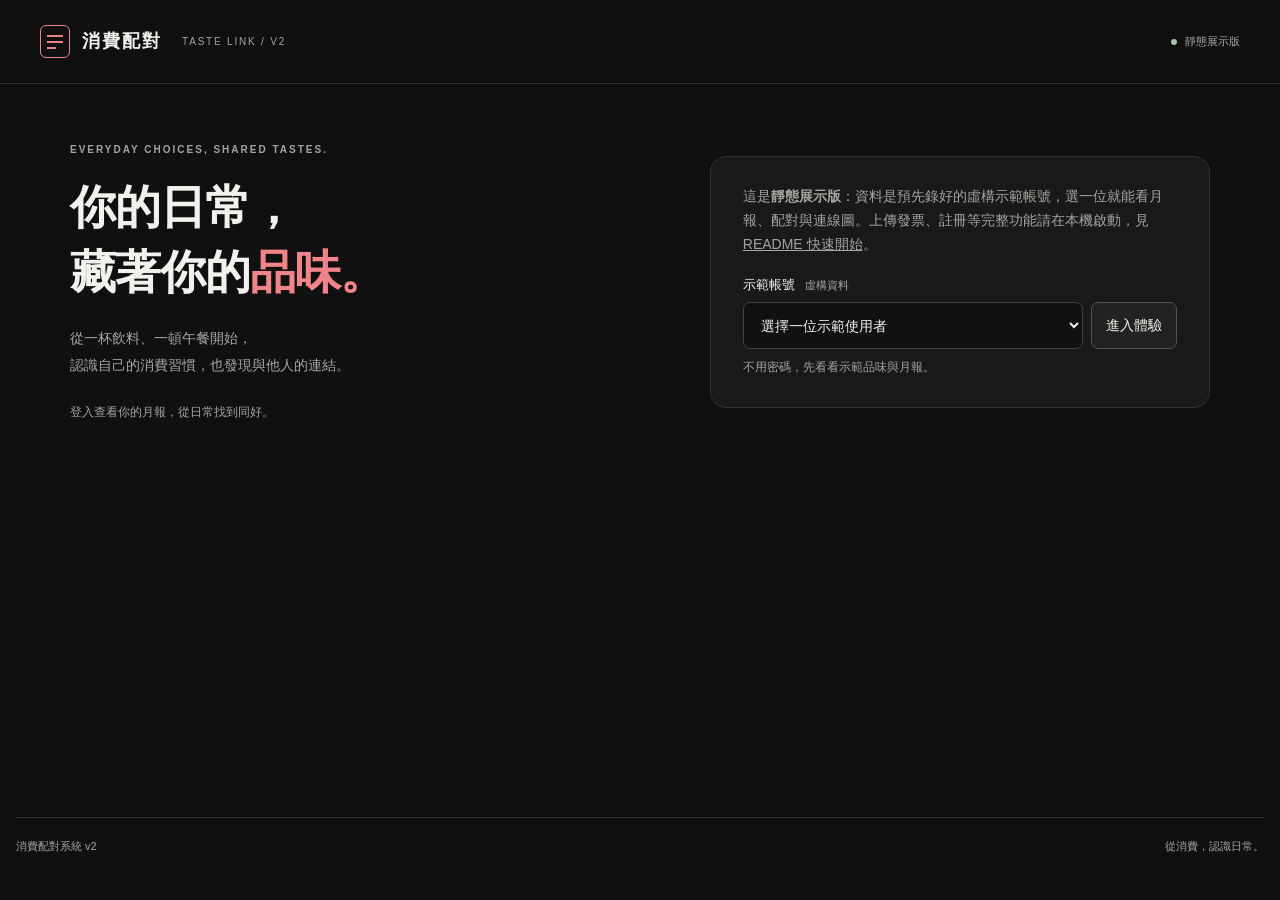
<file: demo/index.html>
<!doctype html>
<html lang="zh-Hant">
<head>
<meta charset="utf-8">
<meta name="viewport" content="width=device-width, initial-scale=1">
<meta name="color-scheme" content="dark">
<title>消費配對系統 v2 靜態展示｜從日常，看見品味</title>
<link rel="stylesheet" href="./styles.css?v=20261018-months1">
<script src="./static-demo-data.js"></script><script src="./static-demo-api.js"></script>
<style>/* static demo: only the demo users can sign in */.auth-tabs,#login-form,#register-form,#auth-title,#auth-subtitle,#demo-panel .divider{display:none!important}.static-note{margin:0 0 18px;line-height:1.7;color:var(--muted,#b9b4ae)}.static-note a{color:inherit;text-decoration:underline}</style>
<script defer src="./feedback.js?v=20261018-ux1"></script>
<script defer src="./api.js"></script>
<script defer src="./flow.js?v=20261018-ux1"></script>
<script defer src="./view-adapters.js"></script>
<script defer src="./workspace-flow.js?v=20261017-space1"></script>
<script defer src="./explanation.js"></script>
<script defer src="./account-flow.js?v=20261018-months1"></script>
<script defer src="./month-manager.js?v=20261018-months1"></script>
<script defer src="./account-ui.js?v=20261018-months1"></script>
<script defer src="./workspace-ui.js?v=20261018-months1"></script>
<script defer src="./app.js?v=20261018-ux1"></script>
</head>
<body>
<a class="skip-link" href="#main">跳到主要內容</a>
<header>
  <a class="brand" href="./" aria-label="消費配對系統首頁"><span class="brand-mark" aria-hidden="true"><i></i><i></i><i></i></span>消費配對<span class="edition">TASTE LINK / V2</span></a>
  <div class="header-actions"><span id="service-status" class="service-status" role="status">連線中</span><button id="upload-background" class="quiet" type="button" hidden>檔案分析中</button><div id="settings-menu" class="settings-menu" hidden>
    <button id="settings-toggle" class="quiet" type="button" aria-expanded="false" aria-controls="settings-options">設定 <span aria-hidden="true">⌄</span></button>
    <div id="settings-options" class="settings-options" hidden>
      <span id="identity-label" class="menu-identity"></span>
      <button type="button" data-workspace="upload">上傳檔案<span>匯入發票 CSV</span></button>
      <button type="button" data-months-open>已上傳資料<span>查看月份、勾選刪除</span></button>
      <button id="refresh-profile" type="button">重新載入月報<span>更新目前月份資料</span></button><button type="button" data-workspace="settings">帳號設定<span>帳號、月份與資料管理</span></button>
      <button id="switch-account" type="button" hidden>切換帳號</button>
    </div>
  </div></div>
</header>
<main id="main">
  <div id="service-alert" class="service-alert" hidden><span id="service-error"></span><button id="retry-service" class="quiet" type="button">重新連線</button></div>
  <section id="auth-view" class="auth-layout" aria-label="帳號登入與註冊">
    <div class="intro">
      <p class="eyebrow">EVERYDAY CHOICES, SHARED TASTES.</p>
      <h1>你的日常，<br>藏著你的<em>品味。</em></h1>
      <p class="subtitle">從一杯飲料、一頓午餐開始，<br>認識自己的消費習慣，也發現與他人的連結。</p>
      <p class="intro-note">登入查看你的月報，從日常找到同好。</p>
    </div>
    <div class="auth-card">
      <p class="static-note">這是<strong>靜態展示版</strong>：資料是預先錄好的虛構示範帳號，選一位就能看月報、配對與連線圖。上傳發票、註冊等完整功能請在本機啟動，見 <a href="https://github.com/metro01964/receipt_embedding#6-快速開始">README 快速開始</a>。</p><div class="auth-tabs" aria-label="選擇登入或註冊"><button id="login-tab" type="button" aria-pressed="true">登入</button><button id="register-tab" type="button" aria-pressed="false">建立帳號</button></div>
      <h2 id="auth-title" tabindex="-1">歡迎回來</h2><p id="auth-subtitle" class="muted">登入後，開始探索你的日常選擇。</p>
      <p id="auth-status" role="status" aria-live="polite" hidden></p><p id="auth-error" class="message error" role="alert" hidden></p><p id="auth-notice" class="message success" role="status" hidden></p>
      <form id="login-form">
        <label for="login-username">帳號</label><input id="login-username" name="username" autocomplete="username" autocapitalize="none" spellcheck="false" required placeholder="輸入帳號">
        <label for="login-password">密碼</label><input id="login-password" name="password" type="password" autocomplete="current-password" required maxlength="512" placeholder="輸入密碼">
        <button id="login-submit" class="primary" type="submit">登入並開始</button>
      </form>
      <form id="register-form" hidden>
        <label for="register-username">帳號</label><input id="register-username" name="username" autocomplete="username" autocapitalize="none" spellcheck="false" required minlength="3" maxlength="32" pattern="[A-Za-z0-9_]{3,32}" aria-describedby="username-help" placeholder="例如 taste_amy"><small id="username-help">3–32 個英數字或底線；不能以 demo_ 開頭。</small>
        <label for="register-display">顯示名稱 <span class="optional">選填</span></label><input id="register-display" name="display_name" autocomplete="nickname" maxlength="20" placeholder="你希望大家怎麼稱呼你">
        <label for="register-password">密碼</label><input id="register-password" name="password" type="password" autocomplete="new-password" required minlength="8" maxlength="128" aria-describedby="password-help" placeholder="設定密碼"><small id="password-help">8–128 個字元。</small>
        <button id="register-submit" class="primary" type="submit">建立帳號</button>
      </form>
      <section id="demo-panel" class="demo-panel" aria-labelledby="demo-title" hidden>
        <div class="divider"><span>或先體驗看看</span></div>
        <label id="demo-title" for="demo-user">示範帳號 <span class="optional">虛構資料</span></label>
        <form id="demo-form"><select id="demo-user" required aria-label="選擇示範帳號"><option value="">選擇一位示範使用者</option></select><button id="demo-submit" class="secondary" type="submit">進入體驗</button></form>
        <p id="demo-note" class="small">不用密碼，先看看示範品味與月報。</p>
      </section>
    </div>
  </section>
  <section id="workspace-view" hidden aria-label="我的消費與品味">
    <nav class="workspace-nav" aria-label="功能導覽">
<button type="button" data-workspace="home" class="back-choice">← 返回選擇</button>
</nav>
<section id="home-panel" hidden aria-labelledby="home-title">
<div class="entry-intro"><p class="eyebrow">YOUR TASTE, YOUR WAY</p><h1 id="home-title" tabindex="-1">今天，想怎麼探索？</h1></div>
<div class="entry-choices">
<button class="entry-card entry-self" type="button" data-entry="profile" aria-label="看自己的品味">
<svg class="entry-art" viewBox="0 0 200 160" aria-hidden="true"><circle class="art-halo" cx="100" cy="80" r="67"/><path class="art-line" d="M67 31H133V130L122 124 111 130 100 124 89 130 78 124 67 130Z"/><path class="art-line" d="M82 53H118M82 66H107"/><path class="art-bar" d="M84 105V91M100 105V81M116 105V73"/></svg>
<span class="entry-copy"><strong>看自己的品味</strong><span>從每月消費，看見自己的日常。</span></span><span class="entry-arrow" aria-hidden="true">↗</span>
</button>
<button class="entry-card entry-connect" type="button" data-entry="matches" aria-label="跟陌生人配對品味">
<svg class="entry-art" viewBox="0 0 200 160" aria-hidden="true"><circle class="art-halo" cx="100" cy="80" r="67"/><circle class="art-line art-pink" cx="70" cy="80" r="38"/><circle class="art-line art-blue" cx="130" cy="80" r="38"/><path class="art-bridge" d="M70 66H130M70 94H130"/><circle class="art-pink" cx="70" cy="66" r="5"/><circle class="art-blue" cx="130" cy="66" r="5"/><circle class="art-pink" cx="70" cy="94" r="5"/><circle class="art-blue" cx="130" cy="94" r="5"/></svg>
<span class="entry-copy"><strong>跟陌生人<br>配對品味</strong><span>看看誰和你有相似的生活偏好。</span></span><span class="entry-arrow" aria-hidden="true">↗</span>
</button>
</div></section>
<section id="upload-panel" hidden aria-labelledby="upload-title">
<p class="eyebrow">02 / 發票變成線索</p><h1 id="upload-title" tabindex="-1">匯入一個月，<em>看見日常。</em></h1><p class="subtitle">選擇財政部電子發票 CSV，每份檔案只放一個月，最大 2 MB。</p>
<button class="quiet uploaded-entry" type="button" data-months-open>已上傳資料 <span aria-hidden="true">↗</span></button>
<div class="upload-layout"><section class="input-card"><form id="upload-form"><label for="invoice-file">發票 CSV</label><input id="invoice-file" type="file" accept=".csv,text/csv" required aria-describedby="upload-help"><p id="upload-help" class="small">重新上傳相同月份會取代該月舊資料。作廢、折扣、低於 10 元或小數金額明細不計入分析。</p><p id="upload-demo-note" class="message" hidden>靜態展示版不能上傳；要分析自己的發票，請在本機啟動完整服務。</p><button id="upload-submit" class="primary" type="submit">上傳並分析</button></form></section>
<section class="result-card" aria-label="上傳處理進度"><p class="eyebrow">PROGRESS / 處理進度</p><h2 id="upload-state">等待上傳</h2><p id="upload-message" role="status" aria-live="polite">選擇 CSV 後開始分析。</p><progress id="upload-progress" max="1" value="0" hidden aria-label="發票分析進度"></progress><p id="upload-count" class="small"></p><button id="retry-job" class="secondary" type="button" hidden>重新查詢進度</button><button id="open-profile" class="primary" type="button" hidden>查看月報</button></section></div>
</section>
<section id="profile-panel" hidden aria-labelledby="profile-title">
<div class="section-header profile-header"><h1 id="profile-title" tabindex="-1">我的<em>月報</em></h1></div>
<div id="profile-feedback" class="view-feedback" hidden><p id="profile-message" role="status" aria-live="polite"></p><button id="profile-retry" class="quiet" type="button" hidden>重新載入月報</button></div>
<p id="profile-pending" class="small" role="status" aria-live="polite" hidden></p>
<p id="model-note" class="small" hidden></p>
<div id="profile-content" hidden>
<p id="report-empty" class="small" hidden>尚未上傳任何月份。從右上角「設定 → 上傳檔案」匯入 CSV，就能查看你的月報。</p>
<iframe id="report-frame" title="我的消費月報" referrerpolicy="no-referrer" hidden></iframe>
</div>
</section>
<section id="matches-panel" hidden aria-labelledby="matches-title"><div id="match-browse"><div class="section-header"><div><p class="eyebrow">CONNECTIONS / 找到同好</p><h1 id="matches-title" tabindex="-1">從消費習慣，<em>找到合拍的人。</em></h1></div><button id="refresh-matches" class="quiet" type="button">重新查詢</button></div>
<div class="match-controls"><div role="group" aria-label="配對類型"><button type="button" data-match-kind="similar" aria-pressed="true">相近</button><button type="button" data-match-kind="opposite" aria-pressed="false">互補</button></div><label for="match-scope">範圍 <select id="match-scope"><option value="all">不限</option><option value="district">同一區</option><option value="city">同縣市</option><option value="region">同地區</option></select></label></div>
<p id="match-areas" class="small"></p><p id="match-status" role="status" aria-live="polite"></p><div id="match-loading" class="match-skeletons" aria-hidden="true" hidden><div><i></i><i></i></div><div><i></i><i></i></div></div><div id="match-list" class="match-list"></div></div><div id="match-result" hidden><div class="match-result-header"><button id="match-back" class="quiet" type="button">← 返回配對列表</button><h2 id="match-result-title" tabindex="-1">品味連線</h2></div><div id="network-feedback" class="view-feedback" hidden><p id="network-status" role="status" aria-live="polite"></p><button id="network-retry" class="quiet" type="button" hidden>重新查詢配對</button></div><iframe id="network-frame" title="你與配對對象的品味關係圖" referrerpolicy="no-referrer" hidden></iframe><details id="explain-details" class="explain-details" hidden><summary>查看計算過程<span class="small">分數與 18 格計算明細</span></summary><section id="explain-panel" class="explain-panel" aria-labelledby="explain-title" hidden></section></details></div>
</section>
<section id="settings-panel" hidden aria-labelledby="settings-title">
<div class="section-header"><div><p class="eyebrow">05 / 帳號與資料</p><h1 id="settings-title" tabindex="-1">你的帳號，<em>由你管理。</em></h1></div><button id="account-refresh" class="quiet" type="button">重新載入</button></div>
<p id="account-loading" role="status"></p><p id="account-error" class="message error" role="alert" hidden></p><p id="account-notice" class="message success" role="status" hidden></p><p id="account-demo-note" class="model-note" hidden>示範帳號為唯讀，可以查看資料與登出。</p>
<div id="account-content" hidden><div class="account-grid">
<section class="input-card"><h2>顯示名稱</h2><p class="small">帳號：<span id="account-username"></span>（無法修改）</p><form id="account-name-form"><label for="account-name">大家看到的名稱</label><input id="account-name" required maxlength="20" autocomplete="nickname"><button id="account-name-submit" class="primary" type="submit">儲存名稱</button></form></section>
<section class="input-card"><h2>修改密碼</h2><p class="small">修改成功後，本分頁保留登入；其他裝置需重新登入。</p><p id="password-upload-note" class="small" hidden>發票仍在處理或進度尚未確認，請完成或重新查詢進度後再修改密碼。</p><form id="account-password-form"><label for="current-password">目前密碼</label><input id="current-password" type="password" autocomplete="current-password" required maxlength="512"><label for="new-password">新密碼（8–128 字元）</label><input id="new-password" type="password" autocomplete="new-password" required minlength="8" maxlength="128"><button id="password-submit" class="primary" type="submit">更新密碼</button></form></section>
<section class="input-card"><h2>已上傳月份</h2><p class="small">刪除後無法復原，品味與配對結果也會更新。</p><button class="quiet" type="button" data-months-open>已上傳資料 · 多選管理</button><div id="account-months"></div></section>
<section class="input-card account-danger"><h2>刪除帳號</h2><p class="small">永久移除帳號與所有發票資料，操作前需再輸入密碼。</p><button id="delete-account" class="secondary" type="button">刪除我的帳號</button></section>
</div></div><div class="account-logout"><p id="logout-note" class="small">登出會讓這個帳號在所有裝置上的登入失效。</p><button id="logout-submit" class="secondary" type="button">登出所有裝置</button></div>
</section>
<dialog id="months-dialog" aria-labelledby="months-title" aria-describedby="months-description">
<div class="months-header"><div><p class="eyebrow">YOUR DATA / 我的資料</p><h2 id="months-title" tabindex="-1">已上傳資料</h2></div><button id="months-close" class="quiet" type="button">關閉</button></div>
<p id="months-description" class="small">依月份管理你的發票資料。刪除後，月報與配對結果會重新更新。</p>
<p id="months-status" role="status" aria-live="polite"></p><p id="months-error" class="message error" role="alert" hidden></p>
<p id="months-demo" class="model-note" hidden>示範帳號的資料僅供查看，無法刪除。</p>
<div class="months-tools"><span id="months-total" class="small"></span><button id="months-refresh" class="quiet" type="button">重新載入</button></div>
<div id="months-content" hidden><div class="months-select"><label><input id="months-all" type="checkbox"> 全選月份</label><span id="months-selected" class="small"></span></div>
<p id="months-empty" class="months-empty" hidden>目前沒有已上傳的月份。上傳一份 CSV，就能在這裡管理。</p>
<div id="months-list" class="months-list" aria-label="已上傳月份"></div></div>
<div class="months-actions"><button id="months-delete-all" class="quiet" type="button">全部刪除</button><button id="months-delete" class="primary" type="button">刪除所選</button></div>
</dialog>
<dialog id="account-confirm" aria-labelledby="confirm-title" aria-describedby="confirm-description"><form id="account-confirm-form"><h2 id="confirm-title"></h2><p id="confirm-description"></p><p id="confirm-progress" role="status" aria-live="polite" hidden></p><p id="confirm-error" class="message error" role="alert" hidden></p><div id="delete-password-row" hidden><label for="delete-password">帳號密碼</label><input id="delete-password" type="password" autocomplete="current-password" maxlength="512"></div><div class="confirm-actions"><button id="confirm-cancel" class="secondary" type="button">取消</button><button id="confirm-submit" class="primary" type="submit">確認刪除</button></div></form></dialog>
  </section>
  <noscript><p class="message error">請開啟 JavaScript，才能使用登入與月報功能。</p></noscript>
</main>
<footer><span>消費配對系統 v2</span><span>從消費，認識日常。</span></footer>
</body>
</html>
</file>
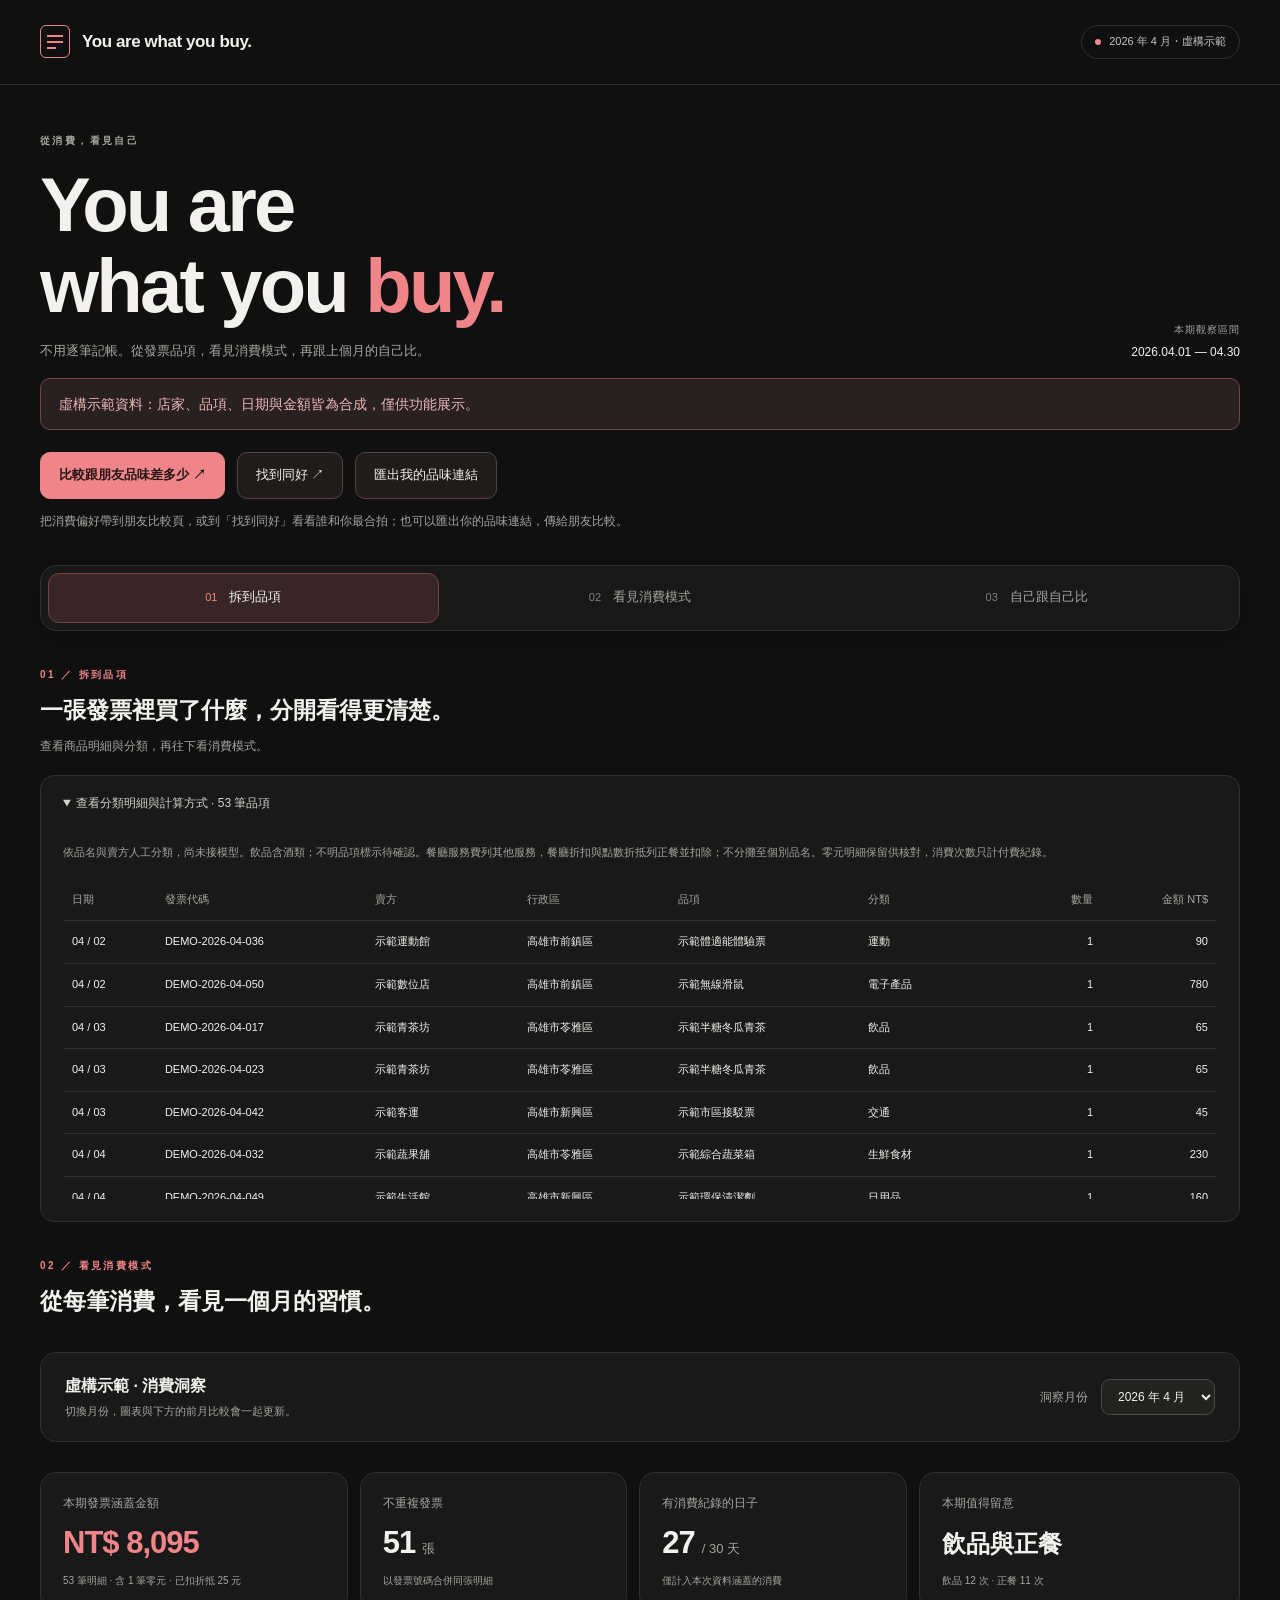
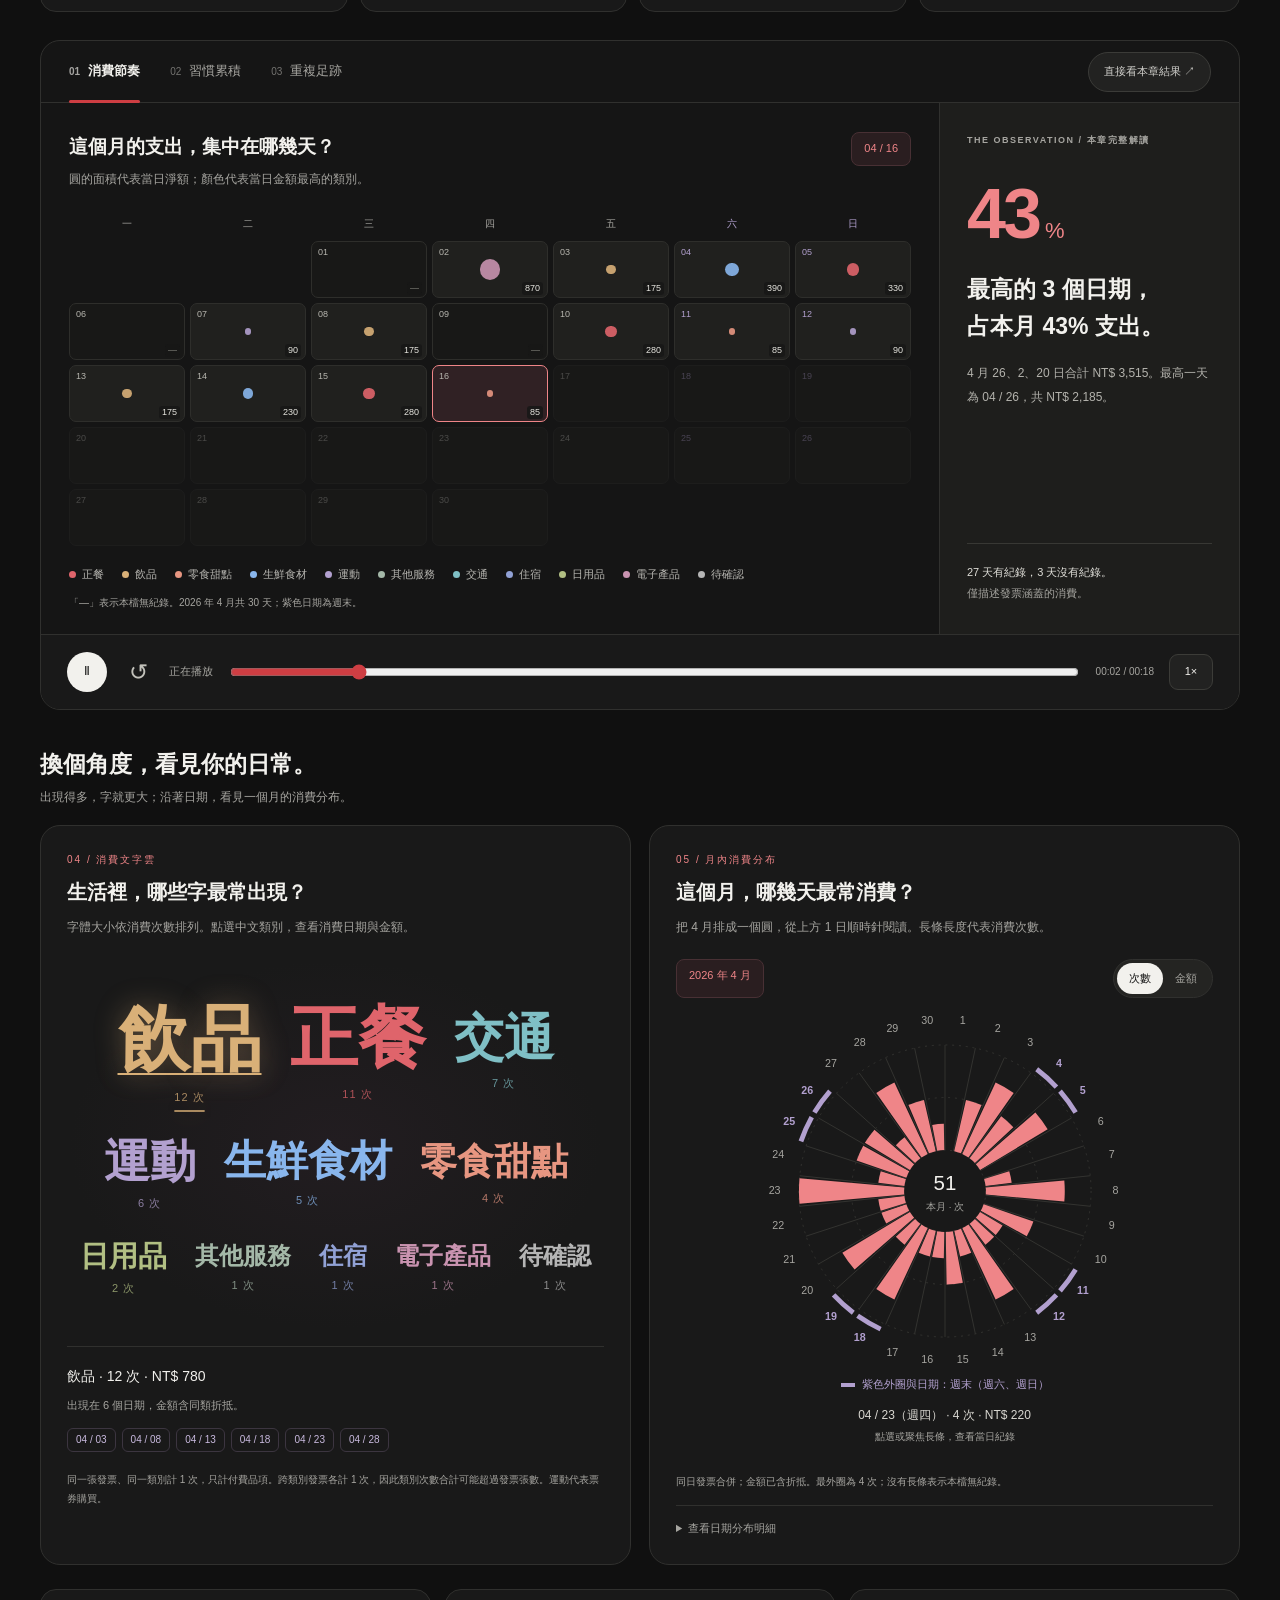
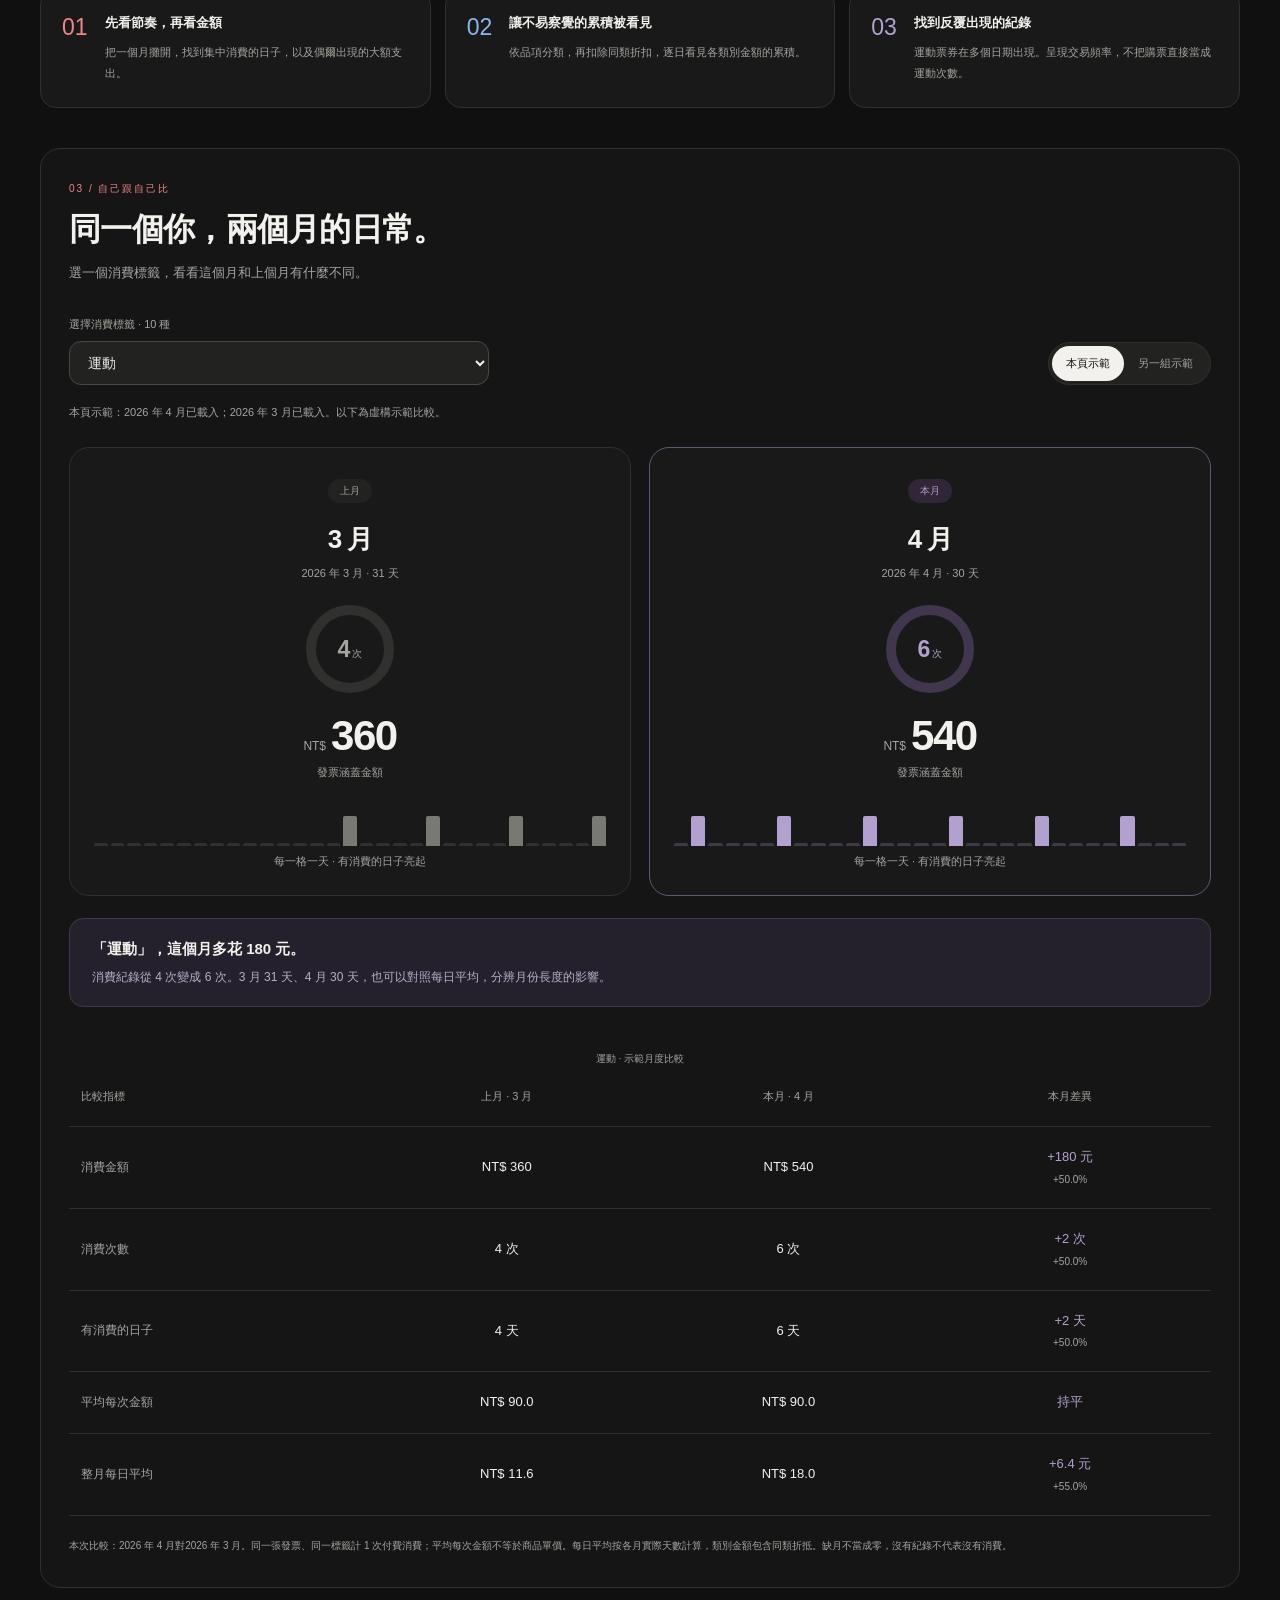
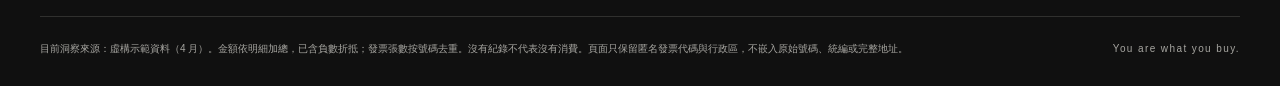
<file: invoice-insights.html>
<!doctype html>
<html lang="zh-Hant">
<head>
<meta charset="utf-8">
<meta name="viewport" content="width=device-width, initial-scale=1">
<title>You are what you buy.</title>
<style>

:root {
  color-scheme: dark;
  --paper: #101010;
  --surface: #191919;
  --raised: #222221;
  --ink: #f2f1ed;
  --muted: #a6a5a0;
  --line: #30302e;
  --accent: #ef8588;
  --red: #ce3e43;
  --purple: #b2a0cf;
  --font: "Segoe UI", "Microsoft JhengHei", sans-serif;
}
* { box-sizing: border-box; }
body { margin: 0; background: var(--paper); color: var(--ink); font: 14px/1.6 var(--font); -webkit-font-smoothing: antialiased; }
button, input { font: inherit; }
button { cursor: pointer; color: inherit; }
button, summary, input { -webkit-tap-highlight-color: transparent; }
button:focus-visible, a:focus-visible, input:focus-visible, select:focus-visible, summary:focus-visible { outline: 2px solid var(--accent); outline-offset: 5px; }
button { transition: background .18s ease, color .18s ease; }
::selection { background: #713539; color: #fff; }
header { max-width: 1328px; margin: auto; padding: 25px 40px; display: flex; justify-content: space-between; align-items: center; gap: 20px; border-bottom: 1px solid var(--line); }
.brand { display: flex; align-items: center; gap: 12px; font-size: 18px; font-weight: 650; letter-spacing: 2px; }
.brand-mark { width: 30px; height: 33px; border: 1.5px solid var(--accent); border-radius: 6px; display: grid; align-content: center; gap: 4px; padding: 6px; }
.brand-mark i { height: 2px; background: var(--accent); display: block; }
.brand-mark i:last-child { width: 55%; }
.edition { margin-left: 12px; font-size: 10px; letter-spacing: 1.8px; color: var(--muted); font-weight: 400; }
.tag { border: 1px solid var(--line); border-radius: 30px; padding: 7px 13px; font-size: 11px; color: #c7c6c1; white-space: nowrap; }
.tag:before { content: ''; display: inline-block; width: 6px; height: 6px; background: var(--accent); border-radius: 50%; margin-right: 8px; }
main { max-width: 1328px; margin: auto; padding: 48px 40px 28px; }
.intro { display: flex; justify-content: space-between; align-items: flex-end; gap: 28px; }
.eyebrow { font-size: 10px; letter-spacing: 2.4px; color: var(--muted); margin: 0 0 15px; font-weight: 600; }
h1 { font-size: clamp(28px, 2.8vw, 38px); line-height: 1.4; letter-spacing: -.7px; margin: 0; font-weight: 650; }
h1 em { font-style: normal; color: var(--accent); }
.subtitle { margin: 13px 0 0; font-size: 13px; color: var(--muted); line-height: 1.9; }
.period { text-align: right; white-space: nowrap; font-size: 12px; line-height: 2; font-variant-numeric: tabular-nums; }
.period small { display: block; color: var(--muted); font-size: 10px; letter-spacing: 1px; }
.stats { display: grid; grid-template-columns: 1.15fr 1fr 1fr 1.2fr; gap: 12px; margin: 30px 0 28px; }
.stat { min-width: 0; padding: 21px 22px; background: var(--surface); border: 1px solid var(--line); border-radius: 16px; }
.stat-label { font-size: 12px; color: var(--muted); margin-bottom: 10px; }
.stat-value { font-size: 31px; font-weight: 600; line-height: 1.3; letter-spacing: -1px; font-variant-numeric: tabular-nums; }
.stat:first-child .stat-value { color: var(--accent); }
.stat-value small { font-size: 13px; letter-spacing: 0; margin-left: 7px; color: var(--muted); font-weight: 400; }
.stat:last-child .stat-value { font-size: 24px; letter-spacing: 0; padding: 5px 0 4px; }
.stat-note { margin-top: 9px; color: var(--muted); font-size: 10px; line-height: 1.8; }
.report { border: 1px solid var(--line); border-radius: 20px; background: #151515; overflow: hidden; }
.report-top { display: flex; justify-content: space-between; align-items: center; padding: 0 28px; gap: 20px; border-bottom: 1px solid var(--line); }
.chapters { display: flex; gap: 30px; }
.chapter { position: relative; padding: 20px 0; min-height: 48px; border: 0; background: transparent; color: var(--muted); font-size: 13px; white-space: nowrap; }
.chapter span { font-size: 10px; margin-right: 8px; opacity: .65; font-variant-numeric: tabular-nums; }
.chapter.active, .chapter:hover { color: var(--ink); }
.chapter.active { font-weight: 650; }
.chapter.active:after { content: ''; position: absolute; left: 0; right: 0; bottom: -1px; height: 3px; background: var(--red); border-radius: 2px; }
.full-result { border: 1px solid #3b3b38; border-radius: 24px; background: var(--raised); padding: 9px 15px; color: #d0cfcb; font-size: 11px; white-space: nowrap; min-height: 40px; }
.full-result:hover { background: #30302d; color: white; }
.workspace { display: grid; grid-template-columns: minmax(0, 1fr) 300px; }
.visual { padding: 29px 28px 22px; min-width: 0; }
.visual-heading { display: flex; justify-content: space-between; gap: 16px; align-items: start; }
.visual-heading h2 { font-size: 19px; font-weight: 600; line-height: 1.6; margin: 0 0 7px; }
.visual-heading p { font-size: 12px; line-height: 1.8; color: var(--muted); margin: 0; }
.date-badge { padding: 7px 12px; border: 1px solid #483034; background: #2a1e20; border-radius: 8px; color: var(--accent); font-size: 11px; white-space: nowrap; font-variant-numeric: tabular-nums; }
.scene { height: 330px; position: relative; margin-top: 25px; }
.scene[hidden] { display: none; }
.legend { display: flex; flex-wrap: wrap; gap: 12px 18px; font-size: 11px; color: #b7b6b1; margin-top: 20px; min-height: 18px; }
.legend span:before { content: ''; display: inline-block; width: 7px; height: 7px; border-radius: 50%; background: var(--color); margin-right: 6px; }
.chart-note { color: var(--muted); font-size: 10px; margin-top: 10px; line-height: 1.8; }
.insight { border-left: 1px solid var(--line); background: #1e1e1c; padding: 30px 27px; display: flex; flex-direction: column; }
.insight-overline { color: var(--muted); font-size: 9px; letter-spacing: 1.5px; font-weight: 600; }
.insight-number { color: var(--accent); font-size: 70px; line-height: 1.2; font-weight: 600; letter-spacing: -3px; margin: 25px 0 15px; font-variant-numeric: tabular-nums; }
.insight-number small { font-size: 22px; letter-spacing: 0; margin-left: 6px; font-weight: 400; }
.insight h3 { font-size: 23px; line-height: 1.6; font-weight: 600; margin: 0 0 16px; }
.insight p { font-size: 12px; line-height: 2; color: #b4b3ad; margin: 0 0 24px; }
.insight-bottom { border-top: 1px solid #383834; padding-top: 18px; margin-top: auto; font-size: 11px; line-height: 1.9; color: var(--muted); }
.insight-bottom strong { color: #dfded8; font-weight: 500; }
.controls { display: flex; align-items: center; gap: 15px; padding: 17px 26px; background: var(--surface); border-top: 1px solid var(--line); }
.play { border: 0; background: var(--ink); color: #151515; border-radius: 50%; width: 40px; height: 40px; display: grid; place-items: center; flex-shrink: 0; font-size: 12px; }
.play:hover { background: var(--accent); }
.replay { background: none; border: 0; font-size: 23px; width: 32px; min-height: 40px; padding: 0; color: #c2c1ba; }
.timeline { flex: 1; min-width: 36px; accent-color: var(--red); height: 20px; cursor: pointer; }
.time { font-size: 10px; white-space: nowrap; color: var(--muted); font-variant-numeric: tabular-nums; }
.speed { border: 1px solid #3c3c38; border-radius: 9px; padding: 6px 9px; min-width: 44px; min-height: 36px; background: var(--raised); font-size: 11px; }
.control-label { font-size: 11px; color: var(--muted); white-space: nowrap; }
.bottom-row { display: grid; grid-template-columns: repeat(3, 1fr); gap: 14px; margin-top: 24px; }
.finding { display: flex; gap: 17px; padding: 23px 21px; border: 1px solid var(--line); border-radius: 16px; background: var(--surface); }
.finding-number { font-size: 23px; font-weight: 500; color: var(--accent); line-height: 1.3; font-variant-numeric: tabular-nums; }
.finding:nth-child(2) .finding-number { color: #89b6ed; }
.finding:nth-child(3) .finding-number { color: var(--purple); }
.finding h3 { font-size: 13px; font-weight: 600; margin: 0 0 9px; }
.finding p { font-size: 11px; color: var(--muted); line-height: 1.9; margin: 0; }
footer { display: flex; justify-content: space-between; gap: 24px; border-top: 1px solid var(--line); padding-top: 22px; margin-top: 28px; color: var(--muted); font-size: 10px; line-height: 1.9; }
.footer-brand { letter-spacing: 1.4px; white-space: nowrap; }
.calendar { display: grid; grid-template-columns: repeat(7, minmax(0, 1fr)); height: 100%; gap: 5px; }
.weekday { text-align: center; font-size: 10px; color: var(--muted); }
.day { position: relative; border: 1px solid #2e2e2b; border-radius: 7px; display: flex; align-items: center; justify-content: center; overflow: hidden; background: #20201e; }
.day.empty { background: transparent; border-color: transparent; }
.day.no-record { background: #181817; }
.day.no-record .day-total { color: #7e7e77; }
.day.future { opacity: .32; }
.day.current { border-color: var(--accent); background: #302124; }
.day-label { position: absolute; top: 3px; left: 6px; font-size: 9px; color: #b7b6af; }
.bubble { border-radius: 50%; opacity: .9; transition: transform .3s ease; flex-shrink: 0; }
.day.future .bubble { transform: scale(0); }
.day-total { position: absolute; right: 4px; bottom: 2px; padding: 0 3px; border-radius: 3px; background: #171717d9; color: #e6e5df; font-size: 9px; line-height: 1.4; }
.day.future .day-total { visibility: hidden; }
.bar-chart { height: 100%; display: flex; align-items: stretch; padding: 10px 0 0 38px; gap: 17px; position: relative; }
.bar-column { flex: 1; display: flex; flex-direction: column; min-width: 0; justify-content: flex-end; text-align: center; position: relative; }
.bar-amount { font-size: 12px; margin-bottom: 7px; font-variant-numeric: tabular-nums; }
.stack-space { height: 246px; display: flex; flex-direction: column; justify-content: flex-end; position: relative; }
.stack { display: flex; flex-direction: column-reverse; width: 65%; max-width: 75px; margin: 0 auto; border-radius: 5px 5px 0 0; overflow: hidden; min-height: 0; }
.brick { width: 100%; box-shadow: inset 0 1px 0 #15151580; flex-shrink: 0; }
.bar-label { font-size: 11px; padding: 11px 0 4px; }
.bar-count { font-size: 10px; color: var(--muted); }
.axis-label { position: absolute; left: 0; font-size: 9px; color: var(--muted); }
.routine { height: 100%; display: flex; flex-direction: column; justify-content: center; gap: 20px; }
.routine-top { display: flex; justify-content: space-between; align-items: end; gap: 12px; border-bottom: 1px solid var(--line); padding-bottom: 17px; }
.routine-label { font-size: 12px; color: var(--muted); line-height: 1.9; }
.routine-label strong { color: var(--ink); font-weight: 500; }
.routine-running { font-size: 32px; color: var(--purple); font-variant-numeric: tabular-nums; white-space: nowrap; }
.routine-running small { font-size: 11px; margin-left: 7px; color: var(--muted); }
.ticket-strip { display: grid; grid-template-columns: repeat(7, minmax(0, 1fr)); gap: 9px; position: relative; }
.ticket { background: #25222c; border: 1px solid #41394c; border-radius: 10px; min-width: 0; padding: 15px 3px; text-align: center; transition: opacity .3s, transform .3s; }
.ticket.pending { opacity: .12; transform: translateY(10px); }
.ticket-date { font-size: 11px; color: var(--purple); font-variant-numeric: tabular-nums; }
.ticket-icon { display: block; margin: 15px auto 13px; width: 24px; height: 16px; border: 1.5px solid var(--purple); border-radius: 4px; position: relative; }
.ticket-icon:after { content: ''; position: absolute; left: 7px; height: 12px; top: 0; border-left: 1px dashed var(--purple); }
.ticket-money { font-size: 17px; font-weight: 500; }
.ticket-caption { font-size: 9px; color: var(--muted); margin-top: 5px; }
.routine-foot { font-size: 11px; line-height: 1.8; color: var(--muted); }
.audit { margin-top: 20px; border: 1px solid var(--line); border-radius: 14px; background: var(--surface); }
.audit summary { padding: 18px 22px; cursor: pointer; font-size: 12px; color: #d2d1cb; }
.audit-description { padding: 0 22px; font-size: 11px; color: var(--muted); line-height: 1.9; }
.table-scroll { overflow-x: auto; margin: 16px 22px 22px; }
table { width: 100%; border-collapse: collapse; font-size: 11px; min-width: 690px; }
th, td { padding: 12px 9px; text-align: left; border-bottom: 1px solid var(--line); }
th { color: var(--muted); font-weight: 500; background: #20201e; }
tbody tr:hover { background: #242422; }
.numeric { text-align: right; font-variant-numeric: tabular-nums; }
.provisional { color: #d9b078; }
@media (max-width: 1100px) {
  header { padding: 22px 28px; }
  main { padding: 36px 28px 24px; }
  .edition { display: none; }
  .intro { align-items: start; }
  .period { padding-top: 5px; }
  .stat { padding: 19px 16px; }
  .stat-value { font-size: 28px; }
  .stat:last-child .stat-value { font-size: 21px; }
  .workspace { grid-template-columns: minmax(0, 1fr) 260px; }
  .visual { padding: 25px 21px 20px; }
  .insight { padding: 27px 22px; }
  .insight-number { font-size: 62px; }
  .finding { padding: 21px 17px; gap: 12px; }
}
@media (max-width: 820px) {
  .intro { display: block; }
  .period { text-align: left; margin-top: 17px; }
  .period small { display: inline; margin-right: 12px; }
  .stats { grid-template-columns: 1fr 1fr; }
  .workspace { grid-template-columns: minmax(0, 1fr); }
  .insight { border-left: 0; border-top: 1px solid var(--line); display: grid; grid-template-columns: 120px minmax(0, 1fr); gap: 0 24px; }
  .insight-overline { grid-column: 1 / -1; }
  .insight-number { grid-row: 2 / 4; margin: 17px 0 0; }
  .insight h3 { margin: 17px 0 10px; }
  .insight p { margin-bottom: 0; }
  .insight-bottom { grid-column: 1 / -1; margin-top: 22px; padding-top: 16px; }
  .bottom-row { grid-template-columns: 1fr; gap: 12px; }
  .finding { padding: 22px; gap: 20px; }
  .finding p { font-size: 12px; }
  footer { flex-direction: column; gap: 14px; }
}
@media (max-width: 520px) {
  header { padding: 19px 20px; gap: 10px; }
  .brand { font-size: 16px; gap: 9px; letter-spacing: 1px; }
  .brand-mark { width: 25px; height: 29px; padding: 5px; }
  .tag { padding: 6px 9px; font-size: 9px; }
  .tag:before { margin-right: 5px; width: 5px; height: 5px; }
  main { padding: 30px 18px 24px; }
  .eyebrow { font-size: 8px; letter-spacing: 1.5px; margin-bottom: 13px; }
  h1 { font-size: 29px; line-height: 1.5; }
  h1 em { display: block; max-width: 290px; }
  .subtitle { font-size: 12px; }
  .period { font-size: 11px; }
  .stats { gap: 10px; margin: 24px 0; }
  .stat { padding: 17px 15px; border-radius: 13px; }
  .stat-label { font-size: 11px; }
  .stat-value { font-size: 27px; }
  .stat-value small { font-size: 11px; margin-left: 5px; }
  .stat:last-child .stat-value { font-size: 20px; }
  .stat-note { font-size: 9px; }
  .report { border-radius: 16px; }
  .report-top { padding: 0 16px 15px; flex-wrap: wrap; gap: 15px; }
  .chapters { width: 100%; justify-content: space-between; gap: 10px; }
  .chapter { font-size: 12px; padding: 18px 0 16px; }
  .chapter span { font-size: 9px; margin-right: 5px; }
  .full-result { margin-left: auto; font-size: 10px; min-height: 36px; padding: 7px 12px; }
  .visual { padding: 24px 16px 20px; }
  .visual-heading { gap: 10px; flex-wrap: wrap; }
  .visual-heading h2 { font-size: 17px; }
  .visual-heading p { font-size: 11px; }
  .date-badge { font-size: 10px; padding: 4px 9px; }
  .scene { height: 328px; margin-top: 21px; }
  .calendar { gap: 4px; }
  .day { border-radius: 5px; }
  .day-label { left: 4px; font-size: 8px; }
  .day-total { font-size: 8px; right: 2px; padding: 0 2px; }
  .legend { gap: 10px 14px; font-size: 10px; }
  .chart-note { font-size: 10px; }
  .insight { padding: 23px 20px; grid-template-columns: 85px minmax(0, 1fr); column-gap: 17px; }
  .insight-number { font-size: 47px; letter-spacing: -2px; margin-top: 18px; }
  .insight-number small { font-size: 17px; margin-left: 3px; }
  .insight h3 { font-size: 20px; }
  .insight p { font-size: 11px; }
  .insight-bottom { font-size: 10px; }
  .controls { padding: 13px 12px; gap: 8px; }
  .control-label { display: none; }
  .play { width: 36px; height: 36px; }
  .replay { width: 26px; flex-shrink: 0; }
  .time { font-size: 9px; }
  .speed { min-width: 38px; padding: 5px 7px; }
  .bar-chart { padding-left: 28px; gap: 5px; }
  .bar-label { font-size: 9px; }
  .bar-count, .bar-amount { font-size: 8px; }
  .axis-label { font-size: 8px; }
  .ticket-strip { gap: 4px; }
  .ticket { padding: 13px 1px; border-radius: 6px; }
  .ticket-date { font-size: 8px; }
  .ticket-money { font-size: 13px; }
  .ticket-caption { font-size: 8px; }
  .ticket-icon { width: 20px; height: 15px; }
  .routine-label { font-size: 10px; }
  .routine-running { font-size: 26px; }
  .routine-running small { display: block; font-size: 9px; margin: 0; text-align: right; }
  .routine-foot { font-size: 10px; }
  .audit summary { padding: 17px; font-size: 11px; }
  .audit-description { padding: 0 17px; }
  .table-scroll { margin: 15px 17px 17px; }
}
@media (prefers-reduced-motion: reduce) {
  *, *:before, *:after { scroll-behavior: auto !important; transition: none !important; }
}
/* Frequency and purchase dates supplement the animated report. */
.extra-insights { margin-top: 36px; }
.section-heading { margin-bottom: 18px; }
.section-heading h2 { margin: 0; font-size: 23px; font-weight: 600; }
.section-heading p { margin: 5px 0 0; color: var(--muted); font-size: 12px; }
.insight-grid { display: grid; grid-template-columns: 1fr 1fr; gap: 18px; }
.insight-card { background: var(--surface); border: 1px solid var(--line); border-radius: 20px; padding: 26px; min-width: 0; }
.card-kicker { color: var(--accent); font-size: 10px; letter-spacing: 2px; margin-bottom: 8px; }
.insight-card h3 { margin: 0; font-size: 20px; font-weight: 600; }
.card-description { color: var(--muted); font-size: 12px; margin: 8px 0 20px; line-height: 1.9; }
.cloud { display: flex; flex-wrap: wrap; align-content: center; align-items: center; justify-content: center; gap: 14px 22px; min-height: 300px; padding: 28px 10px; background: radial-gradient(ellipse at center, #30232c66, transparent 70%); }
.cloud-word { border: 0; background: none; padding: 7px 3px; line-height: 1.25; white-space: nowrap; font-weight: 650; color: var(--word-color); font-size: clamp(calc(var(--word-size) * .68px), calc(var(--word-size) * .085vw + var(--word-size) * .45px), calc(var(--word-size) * 1px)); }
.cloud-word:hover, .cloud-word[aria-pressed="true"] { text-shadow: 0 0 28px color-mix(in srgb, var(--word-color), transparent 65%); }
.cloud-word[aria-pressed="true"] { text-decoration: underline; text-decoration-thickness: 2px; text-underline-offset: 9px; }
.cloud-word small { display: block; font-size: 11px; font-weight: 400; opacity: .75; margin-top: 7px; letter-spacing: 1px; }
.selection-detail { margin-top: 16px; border-top: 1px solid var(--line); padding-top: 18px; min-height: 100px; }
.selection-detail strong { color: var(--ink); font-size: 14px; font-weight: 500; }
.selection-detail p { margin: 7px 0 0; color: var(--muted); font-size: 11px; line-height: 1.9; }
.date-chips { display: flex; flex-wrap: wrap; gap: 6px; margin-top: 12px; }
.date-chips span { padding: 3px 8px; border: 1px solid #3c3540; border-radius: 6px; color: #c9badf; font-size: 10px; }
.card-footnote { color: var(--muted); font-size: 10px; line-height: 1.9; margin: 18px 0 0; }
.chart-toolbar { display: flex; justify-content: space-between; gap: 10px; flex-wrap: wrap; }
.segmented { display: inline-flex; padding: 3px; border-radius: 24px; background: #242422; border: 1px solid var(--line); }
.segmented button { background: none; border: 0; border-radius: 20px; padding: 7px 12px; font-size: 11px; color: var(--muted); }
.segmented button[aria-pressed="true"] { background: var(--ink); color: var(--paper); }
.radial-wrap { position: relative; max-width: 370px; margin: 8px auto 0; }
.radial-wrap svg { width: 100%; height: auto; display: block; overflow: visible; }
.radial-guide { stroke: #343431; fill: none; }
.radial-label { fill: var(--muted); font-size: 11px; text-anchor: middle; dominant-baseline: middle; }
.radial-bar { fill: var(--accent); cursor: pointer; transition: opacity .15s; }
.radial-bar:hover, .radial-bar:focus { fill: #ffb0b2; outline: none; stroke: #fff; stroke-width: 1; }
.radial-center { fill: var(--ink); font-size: 21px; text-anchor: middle; }
.radial-caption { fill: var(--muted); font-size: 10px; text-anchor: middle; }
.radial-detail { min-height: 48px; text-align: center; font-size: 12px; color: #dad8d2; }
.radial-detail small { display: block; color: var(--muted); font-size: 10px; margin-top: 4px; }
.rhythm-table { margin-top: 14px; font-size: 11px; border-top: 1px solid var(--line); padding-top: 14px; }
.rhythm-table summary { cursor: pointer; color: var(--muted); }
.rhythm-table .table-scroll { margin: 12px 0 0; max-height: 240px; }
.rhythm-table table { min-width: 0; }
@media (max-width: 820px) { .insight-grid { grid-template-columns: 1fr; } .cloud-word { font-size: calc(var(--word-size) * 1px); } }
@media (max-width: 520px) { .insight-card { padding: 22px 18px; border-radius: 16px; } .section-heading h2 { font-size: 21px; } .cloud { min-height: 280px; gap: 12px 16px; padding: 20px 0; } .cloud-word { font-size: calc(var(--word-size) * .76px); } }
.brand { font-size: 17px; letter-spacing: -.4px; }
.intro h1 { font-size: clamp(40px, 6vw, 76px); letter-spacing: -2.8px; line-height: 1.07; }
.intro h1 em { display: inline; max-width: none; }
html { scroll-behavior: smooth; }
.flow-links { position: sticky; top: 12px; z-index: 20; display: grid; grid-template-columns: repeat(3, minmax(0, 1fr)); gap: 6px; margin: 28px 0 0; padding: 7px; background: rgba(25, 25, 25, .96); border: 1px solid var(--line); border-radius: 17px; box-shadow: 0 10px 30px #0003; backdrop-filter: blur(12px); }
.flow-links a { display: flex; align-items: center; justify-content: center; gap: 12px; min-height: 50px; padding: 10px 14px; color: var(--muted); text-decoration: none; border: 1px solid transparent; border-radius: 11px; font-size: 13px; transition: color .2s, background .2s, border-color .2s; }
.flow-links a:hover { color: var(--ink); background: #242422; }
.flow-links .step-number { font-size: 11px; font-variant-numeric: tabular-nums; opacity: .75; }
.flow-links a[aria-current="location"] { color: var(--ink); background: #382528; border-color: #734449; }
.flow-links a[aria-current="location"] .step-number { color: var(--accent); opacity: 1; }
.flow-region { margin-top: 36px; scroll-margin-top: var(--flow-offset, 108px); }
.flow-region:focus { outline: none; }
.flow-heading h2 { margin: 0; font-size: 23px; line-height: 1.6; font-weight: 600; }
.flow-heading > p:last-child:not(.eyebrow) { margin: 9px 0 0; color: var(--muted); font-size: 12px; }
.flow-heading .eyebrow { margin-bottom: 9px; color: var(--accent); }
.item-section .audit { margin-top: 18px; }
.item-section .table-scroll { max-height: 320px; }
.item-section thead th { position: sticky; top: 0; background: var(--surface); }
.item-section .table-scroll:focus-visible { outline: 2px solid var(--accent); outline-offset: 3px; }
.self-compare.flow-region { scroll-margin-top: var(--flow-offset, 108px); }
@media(max-width:600px) {
  .flow-links { top: 8px; gap: 3px; padding: 5px; border-radius: 13px; }
  .flow-links a { flex-direction: column; gap: 3px; padding: 9px 3px; min-height: 58px; font-size: 11px; text-align: center; }
  .flow-links .step-number { font-size: 10px; }
  .flow-heading h2 { font-size: 19px; }
  .flow-region { margin-top: 28px; }
}
@media(prefers-reduced-motion:reduce) { html { scroll-behavior: auto; } }
@media print { .flow-links { position: static; } .item-section .table-scroll { max-height: none; } }
.self-compare { margin-top: 40px; padding: 32px 28px; background: #151515; color: var(--ink); border: 1px solid var(--line); border-radius: 20px; scroll-margin-top: 20px; }
.compare-intro { text-align: left; max-width: 680px; }
.compare-intro .card-kicker { color: var(--accent); }
.compare-intro h2 { font-size: clamp(24px, 2.8vw, 32px); letter-spacing: -.7px; line-height: 1.3; margin: 12px 0; }
.compare-intro p { font-size: 13px; color: var(--muted); margin: 0; }
.compare-tools { display: flex; justify-content: space-between; gap: 20px; align-items: end; margin: 32px 0 18px; }
.compare-select { flex: 1; max-width: 420px; }
.compare-select label { display: block; font-size: 11px; color: var(--muted); margin-bottom: 8px; }
.compare-select select { width: 100%; border: 1px solid #494943; border-radius: 12px; padding: 12px 36px 12px 14px; background: var(--raised); color: var(--ink); color-scheme: dark; font: inherit; text-overflow: ellipsis; }
.self-compare .segmented { background: var(--raised); border: 1px solid var(--line); flex-shrink: 0; }
.self-compare .segmented button { color: var(--muted); padding: 9px 14px; }
.self-compare .segmented button[aria-pressed="true"] { background: var(--ink); color: var(--paper); }
.compare-source { font-size: 11px; color: var(--muted); margin: 0 0 24px; line-height: 1.8; }
.compare-source.demo { color: #d9b078; }
.month-pair { display: grid; grid-template-columns: 1fr 1fr; gap: 18px; }
.month-card { text-align: center; background: var(--surface); padding: 30px 24px 24px; border: 1px solid var(--line); border-radius: 20px; min-width: 0; }
.month-card.current-month { border-color: #665475; }
.month-tag { display: inline-block; border-radius: 20px; padding: 4px 12px; font-size: 10px; background: var(--raised); color: var(--muted); }
.current-month .month-tag { background: #302637; color: var(--purple); }
.month-card h3 { font-size: 26px; margin: 16px 0 4px; font-weight: 650; letter-spacing: -1px; }
.month-caption { font-size: 11px; color: var(--muted); }
.month-emblem { width: 88px; height: 88px; margin: 23px auto 16px; border-radius: 50%; display: grid; place-items: center; border: 10px solid var(--line); color: var(--muted); font-size: 23px; font-weight: 600; }
.current-month .month-emblem { border-color: #41364e; color: var(--purple); }
.month-emblem small { font-size: 10px; margin-left: 2px; font-weight: 400; }
.month-amount { font-size: clamp(24px, 3.5vw, 42px); font-weight: 650; letter-spacing: -1.5px; line-height: 1.3; font-variant-numeric: tabular-nums; }
.month-amount small { font-size: 12px; letter-spacing: 0; font-weight: 400; color: var(--muted); margin-right: 5px; }
.month-days { display: flex; align-items: end; height: 42px; gap: 3px; margin: 23px 0 7px; }
.month-days span { flex: 1; min-width: 0; background: #797973; border-radius: 2px 2px 0 0; }
.current-month .month-days span { background: var(--purple); }
.month-empty { height: 72px; display: grid; place-items: center; font-size: 11px; color: var(--muted); }
.compare-takeaway { background: #25212c; border: 1px solid #41364e; border-radius: 14px; padding: 18px 22px; margin: 22px 0; }
.compare-takeaway strong { font-weight: 600; font-size: 15px; display: block; }
.compare-takeaway p { font-size: 12px; color: #b9aec6; margin: 6px 0 0; line-height: 1.8; }
.comparison-specs { min-width: 0; table-layout: fixed; color: var(--ink); font-size: 13px; }
.comparison-specs th, .comparison-specs td { padding: 20px 12px; text-align: center; border-bottom: 1px solid var(--line); background: none; overflow-wrap: anywhere; }
.comparison-specs thead th { color: var(--muted); font-size: 11px; }
.comparison-specs th:first-child { text-align: left; width: 26%; }
.comparison-specs tbody th { color: var(--muted); font-size: 12px; font-weight: 400; }
.comparison-specs tbody tr:hover { background: var(--raised); }
.comparison-specs td { font-variant-numeric: tabular-nums; }
.comparison-specs td:last-child { color: var(--purple); }
.comparison-specs td small { display: block; font-size: 10px; color: var(--muted); margin-top: 4px; }
.compare-note { font-size: 10px; color: var(--muted); line-height: 1.9; margin: 20px 0 0; }
@media (max-width: 620px) {
 .brand { font-size: 13px; } .brand-mark { display: none; }
 .self-compare { padding: 30px 16px 24px; margin-top: 28px; border-radius: 18px; }
 .compare-tools { flex-wrap: wrap; gap: 14px; } .compare-select { flex-basis: 100%; max-width: none; }
 .month-pair { gap: 10px; } .month-card { padding: 22px 10px 14px; border-radius: 14px; }
 .month-card h3 { font-size: 22px; } .month-caption { font-size: 10px; }
 .month-emblem { width: 72px; height: 72px; border-width: 8px; }
 .month-days { gap: 2px; } .compare-takeaway { padding: 16px; }
 .comparison-specs th, .comparison-specs td { padding: 16px 4px; font-size: 11px; }
 .comparison-specs tbody th { font-size: 10px; } .comparison-specs thead th { font-size: 10px; }
 .comparison-specs th:first-child { width: 24%; }
}

.month-filter { display:flex; align-items:center; justify-content:space-between; gap:20px; margin-top:32px; padding:20px 24px; border:1px solid var(--line); border-radius:16px; background:var(--surface); }
.month-filter strong { font-size:16px; font-weight:600; }
.month-filter p { font-size:11px; color:var(--muted); margin:5px 0 0; }
.month-filter label { font-size:12px; color:var(--muted); white-space:nowrap; }
.month-filter select { font:inherit; color:var(--ink); background:var(--raised); border:1px solid #494943; border-radius:9px; padding:9px 12px; margin-left:10px; color-scheme:dark; }
.category-bars { display:flex; flex-direction:column; justify-content:center; height:100%; gap:12px; }
.category-row { display:grid; grid-template-columns:76px minmax(0,1fr) 55px; align-items:center; gap:12px; font-size:11px; }
.category-track { height:16px; background:#252523; border-radius:4px; overflow:hidden; }
.category-track i { display:block; width:0; height:100%; border-radius:4px; transition:width .2s; }
.radial-label.weekend { fill:var(--purple); font-weight:700; }
.weekend-band { fill:var(--purple); }
.weekend-date, .weekday.weekend, .day.weekend .day-label { color:var(--purple); }
.weekend-key { color:var(--purple); font-size:11px; text-align:center; margin:0 0 12px; }
.weekend-key:before { content:''; display:inline-block; width:14px; height:4px; background:var(--purple); margin-right:7px; vertical-align:middle; }
.ticket-strip { overflow-x:auto; grid-template-columns:repeat(7,minmax(40px,1fr)); }
@media(max-width:520px) { .month-filter { align-items:start; flex-direction:column; gap:12px; padding:18px; } .month-filter select { min-width:155px; } .category-row { grid-template-columns:64px minmax(0,1fr) 48px; gap:8px; font-size:10px; } }

.data-notice { padding: 14px 18px; border: 1px solid #734449; border-radius: 10px; color: #efb7ba; background: #282021; font-size: 14px; }

/* Profile sharing */
.taste-sharing{margin:22px 0 32px}.taste-actions{display:flex;gap:12px;align-items:center;flex-wrap:wrap}.taste-actions a,.taste-sharing button{font:inherit;font-size:13px;border:1px solid #514545;background:#201c1c;color:var(--ink);padding:12px 18px;border-radius:10px;text-decoration:none;cursor:pointer}.taste-actions .taste-primary{background:#ef8588;border-color:#ef8588;color:#241517;font-weight:600}.taste-caption,.taste-export-panel p{font-size:12px;color:var(--muted);line-height:1.8}.taste-export-panel{margin-top:18px;padding:24px;border:1px solid #544042;border-radius:16px;background:#191717;max-width:920px}.taste-export-panel h2{font-size:20px;margin:0 0 10px}.taste-export-panel p{margin:9px 0 15px}.taste-name-row{display:flex;align-items:end;gap:12px;flex-wrap:wrap}.taste-name-row label,.taste-link-label{display:block;font-size:12px;color:var(--muted)}.taste-export-panel input,.taste-export-panel textarea{display:block;background:#101010;border:1px solid #59504f;border-radius:8px;color:var(--ink);font:inherit;font-size:13px;padding:12px;margin-top:6px}.taste-export-panel textarea{width:100%;resize:vertical;overflow-wrap:anywhere;margin-bottom:14px}.taste-export-panel a:not([href]){opacity:.4;cursor:default}.taste-sharing :focus-visible{outline:2px solid #ef8588;outline-offset:4px}#taste-export-status{color:#f2c2c4}#taste-export-names{color:#ddd9d1;border-left:2px solid #ef8588;padding-left:12px;margin:0 0 16px}@media(max-width:640px){.taste-actions a,.taste-sharing button{font-size:12px}.taste-export-panel{padding:18px}.taste-name-row label{width:100%}.taste-name-row input{width:100%}}

/* One file, two independent views; each keeps its own styles and scroll position. */
body.taste-view-open{overflow:hidden}body.taste-view-open>header,body.taste-view-open>main{display:none}
#taste-view,#match-view,#connection-view{position:fixed;inset:0;background:var(--paper);z-index:1000}#taste-frame,#match-frame,#connection-frame{display:block;width:100%;height:100%;border:0;background:var(--paper)}
</style>
</head>
<body>
<header><div class="brand"><span class="brand-mark" aria-hidden="true"><i></i><i></i><i></i></span>You are what you buy.</div><span class="tag" id="report-tag"></span></header>
<main>
<section class="intro"><div><p class="eyebrow">從消費，看見自己</p><h1>You are<br>what you <em>buy.</em></h1><p class="subtitle">不用逐筆記帳。從發票品項，看見消費模式，再跟上個月的自己比。</p></div><div class="period" id="report-period"></div></section>
<p class="data-notice" id="data-notice" role="note"></p>
<section class="taste-sharing" aria-label="與朋友比較品味">
 <div class="taste-actions"><a class="taste-primary" id="compare-friends" href="#friends">比較跟朋友品味差多少 ↗</a><a id="find-matches" href="#match">找到同好 ↗</a><button id="export-taste" type="button">匯出我的品味連結</button></div>
 <p class="taste-caption">把消費偏好帶到朋友比較頁，或到「找到同好」看看誰和你最合拍；也可以匯出你的品味連結，傳給朋友比較。</p>
 <div id="taste-export-panel" class="taste-export-panel" hidden>
  <div class="taste-export-heading"><div><h2>分享品味，從一個連結開始。</h2><p id="taste-export-about"></p></div></div>
  <div class="taste-name-row"><label for="taste-nickname">你的暱稱 <input id="taste-nickname" type="text" maxlength="24" value="我的偏好" autocomplete="off"></label><button id="taste-regenerate" type="button">更新連結</button></div>
  <p id="taste-export-preview"></p><p id="taste-export-names"></p><label class="taste-link-label" for="taste-link">你的品味連結</label><textarea id="taste-link" rows="3" readonly spellcheck="false"></textarea>
  <div class="taste-actions"><button id="taste-copy" type="button">複製連結</button><a id="taste-open-link">帶到朋友比較頁 ↗</a></div>
  <p id="taste-export-status" role="status" aria-live="polite"></p><p class="taste-caption">涵蓋報告所有月份，不受目前畫面月份影響。筆數依正金額、分類已確認的品項計算，同一張發票的同一品項只算一次；折扣、贈品與待確認分類不計入。品味特質與品名和「找到同好」用的是同一份資料。</p>
 </div>
</section>
<nav class="flow-links" aria-label="回顧流程">
  <a href="#items" aria-current="location"><span class="step-number">01</span><span>拆到品項</span></a>
  <a href="#insights"><span class="step-number">02</span><span>看見消費模式</span></a>
  <a href="#compare"><span class="step-number">03</span><span>自己跟自己比</span></a>
</nav>
<section class="flow-region item-section" id="items" tabindex="-1" aria-labelledby="items-title">
  <div class="flow-heading"><p class="eyebrow">01 ／ 拆到品項</p><h2 id="items-title">一張發票裡買了什麼，分開看得更清楚。</h2><p>查看商品明細與分類，再往下看消費模式。</p></div>
<details class="audit" open><summary id="audit-summary"></summary><p class="audit-description" id="audit-description"></p><div class="table-scroll"><table><thead><tr><th>日期</th><th>發票代碼</th><th>賣方</th><th>行政區</th><th>品項</th><th>分類</th><th class="numeric">數量</th><th class="numeric">金額 NT$</th></tr></thead><tbody id="audit-rows"></tbody></table></div></details>
</section>
<section class="flow-region" id="insights" tabindex="-1" aria-labelledby="insights-title">
  <div class="flow-heading"><p class="eyebrow">02 ／ 看見消費模式</p><h2 id="insights-title">從每筆消費，看見一個月的習慣。</h2></div>
<div class="month-filter"><div><strong id="insights-source-label">消費洞察</strong><p>切換月份，圖表與下方的前月比較會一起更新。</p></div><label for="insights-month">洞察月份 <select id="insights-month"></select></label></div>
<section class="stats" aria-label="本期完整統計"><div class="stat"><div class="stat-label">本期發票涵蓋金額</div><div class="stat-value" id="total"></div><div class="stat-note" id="total-change"></div></div><div class="stat"><div class="stat-label">不重複發票</div><div class="stat-value" id="records"></div><div class="stat-note">以發票號碼合併同張明細</div></div><div class="stat"><div class="stat-label">有消費紀錄的日子</div><div class="stat-value" id="active-days"></div><div class="stat-note">僅計入本次資料涵蓋的消費</div></div><div class="stat"><div class="stat-label">本期值得留意</div><div class="stat-value" id="highlight-stat"></div><div class="stat-note" id="drink-stat"></div></div></section>
<section class="report" aria-label="消費行為動畫播放器">
<div class="report-top"><nav class="chapters" aria-label="動畫章節"><button class="chapter active" data-chapter="0"><span>01</span>消費節奏</button><button class="chapter" data-chapter="1"><span>02</span>習慣累積</button><button class="chapter" data-chapter="2"><span>03</span>重複足跡</button></nav><button class="full-result" id="finish">直接看本章結果 ↗</button></div>
<div class="workspace"><div class="visual"><div class="visual-heading"><div><h2 id="scene-title">每一天，都留下一點生活的痕跡。</h2><p id="scene-subtitle">圓的面積代表當日金額，顏色代表當日金額最高的類別。</p></div><div class="date-badge" id="date-badge">03 / 01</div></div>
<div class="scene" id="scene-0"><div class="calendar" id="calendar"></div></div>
<div class="scene" id="scene-1" hidden><div class="category-bars" id="stacks"></div></div>
<div class="scene" id="scene-2" hidden><div class="routine" id="routine"></div></div>
<div class="legend" id="legend"></div><div class="chart-note" id="chart-note">依日期播放 · 每一個圓是一日消費的加總，並非消費地點。</div></div>
<aside class="insight" aria-label="本章完整資料解讀"><div class="insight-overline">THE OBSERVATION / 本章完整解讀</div><div class="insight-number" id="insight-number"></div><h3 id="insight-title"></h3><p id="insight-body"></p><div class="insight-bottom" id="insight-bottom"></div></aside></div>
<div class="controls"><button class="play" id="play" aria-label="暫停動畫">Ⅱ</button><button class="replay" id="replay" aria-label="從頭重播" title="從頭重播">↺</button><span class="control-label" id="play-state">正在播放</span><input class="timeline" id="timeline" type="range" min="0" max="18" step="0.01" value="0" aria-label="動畫播放進度，單位秒"><span class="time" id="time">00:00 / 00:18</span><button class="speed" id="speed" aria-label="播放速度 1 倍">1×</button></div>
</section>
<section class="extra-insights" aria-labelledby="extra-title">
  <div class="section-heading"><h2 id="extra-title">換個角度，看見你的日常。</h2><p>出現得多，字就更大；沿著日期，看見一個月的消費分布。</p></div>
  <div class="insight-grid">
    <article class="insight-card">
      <div class="card-kicker">04 / 消費文字雲</div>
      <h3>生活裡，哪些字最常出現？</h3>
      <p class="card-description">字體大小依消費次數排列。點選中文類別，查看消費日期與金額。</p>
      <div class="cloud" id="category-cloud" aria-label="各類別消費頻率"></div>
      <div class="selection-detail" id="cloud-detail" aria-live="polite"></div>
      <p class="card-footnote">同一張發票、同一類別計 1 次，只計付費品項。跨類別發票各計 1 次，因此類別次數合計可能超過發票張數。運動代表票券購買。</p>
    </article>
    <article class="insight-card">
      <div class="card-kicker">05 / 月內消費分布</div>
      <h3>這個月，哪幾天最常消費？</h3>
      <p class="card-description" id="rhythm-description">長條越長，當日消費次數越多。</p>
      <div class="chart-toolbar">
        <span class="date-badge" id="rhythm-month"></span>
        <div class="segmented" role="group" aria-label="統計方式"><button data-rhythm-metric="count" aria-pressed="true">次數</button><button data-rhythm-metric="amount" aria-pressed="false">金額</button></div>
      </div>
      <div class="radial-wrap"><svg id="rhythm-chart" viewBox="0 0 380 380" role="group" aria-label="消費日期放射圖"></svg></div>
      <p class="weekend-key">紫色外圈與日期：週末（週六、週日）</p>
      <div class="radial-detail" id="rhythm-detail" aria-live="polite"></div>
      <p class="card-footnote" id="rhythm-note"></p>
      <details class="rhythm-table"><summary>查看日期分布明細</summary><div class="table-scroll"><table><thead><tr><th id="rhythm-table-label">日期</th><th class="numeric">消費次數</th><th class="numeric">金額 NT$</th></tr></thead><tbody id="rhythm-rows"></tbody></table></div></details>
    </article>
  </div>
</section>
<section class="bottom-row" aria-label="報告閱讀方式"><article class="finding"><span class="finding-number">01</span><div><h3>先看節奏，再看金額</h3><p>把一個月攤開，找到集中消費的日子，以及偶爾出現的大額支出。</p></div></article><article class="finding"><span class="finding-number">02</span><div><h3>讓不易察覺的累積被看見</h3><p>依品項分類，再扣除同類折扣，逐日看見各類別金額的累積。</p></div></article><article class="finding"><span class="finding-number">03</span><div><h3>找到反覆出現的紀錄</h3><p>運動票券在多個日期出現。呈現交易頻率，不把購票直接當成運動次數。</p></div></article></section>

</section>
<section class="self-compare flow-region" id="compare" tabindex="-1" aria-labelledby="compare-title">
  <div class="compare-intro"><div class="card-kicker">03 / 自己跟自己比</div><h2 id="compare-title">同一個你，兩個月的日常。</h2><p>選一個消費標籤，看看這個月和上個月有什麼不同。</p></div>
  <div class="compare-tools"><div class="compare-select"><label for="compare-item">選擇消費標籤 · 10 種</label><select id="compare-item"></select></div><div class="segmented" role="group" aria-label="比較資料來源"><button data-compare-source="actual" aria-pressed="true">我的資料</button><button data-compare-source="demo" aria-pressed="false">示範資料</button></div></div>
  <p class="compare-source" id="compare-source-note"></p>
  <div class="month-pair" id="compare-months"></div>
  <div class="compare-takeaway" id="compare-takeaway" aria-live="polite"></div>
  <table class="comparison-specs"><caption class="compare-note" id="compare-caption">同一標籤的月度比較</caption><thead><tr><th scope="col">比較指標</th><th scope="col" id="compare-previous-heading">上月</th><th scope="col" id="compare-current-heading">本月</th><th scope="col">本月差異</th></tr></thead><tbody id="compare-specs"></tbody></table>
  <p class="compare-note" id="compare-period-note"></p>
</section>
<footer><div id="report-source"></div><div class="footer-brand">You are what you buy.</div></footer>
</main>
<section id="taste-view" aria-label="朋友品味比較" hidden><iframe id="taste-frame" title="朋友品味比較" referrerpolicy="no-referrer"></iframe></section>
<section id="match-view" aria-label="找到同好" hidden><iframe id="match-frame" title="找到同好" referrerpolicy="no-referrer"></iframe></section>
<section id="connection-view" aria-label="你和配對對象的連線圖" hidden><iframe id="connection-frame" title="你和配對對象的連線圖" referrerpolicy="no-referrer"></iframe></section>
<template id="taste-page-source">&lt;!doctype html&gt;
&lt;html lang=&quot;zh-Hant&quot;&gt;
&lt;head&gt;
&lt;meta charset=&quot;utf-8&quot;&gt;&lt;meta name=&quot;viewport&quot; content=&quot;width=device-width, initial-scale=1&quot;&gt;
&lt;title&gt;品味連線 · You are what you buy.&lt;/title&gt;
&lt;style&gt;
:root{color-scheme:dark;--paper:#101010;--surface:#191919;--ink:#f2f1ed;--muted:#bbb8b2;--line:#30302e;--pink:#ef8588;--blue:#93b8d3;--positive:#5eeac7;--negative:#ffb65c;--font:&quot;Segoe UI&quot;,&quot;Microsoft JhengHei&quot;,sans-serif}*{box-sizing:border-box}body{margin:0;background:var(--paper);color:var(--ink);font:14px/1.7 var(--font);-webkit-font-smoothing:antialiased}button{font:inherit;color:inherit}button,summary{cursor:pointer}a{color:inherit}button:focus-visible,a:focus-visible,summary:focus-visible{outline:2px solid var(--pink);outline-offset:5px}[hidden]{display:none!important}header,main,footer{max-width:1328px;margin:auto}header{padding:25px 40px;display:flex;justify-content:space-between;align-items:center;gap:20px;border-bottom:1px solid var(--line)}.brand{display:flex;align-items:center;gap:12px;font-size:18px;font-weight:650;letter-spacing:2px;text-decoration:none}.brand-mark{width:30px;height:33px;border:1.5px solid var(--pink);border-radius:6px;display:grid;align-content:center;gap:4px;padding:6px;flex-shrink:0}.brand-mark i{height:2px;background:var(--pink)}.brand-mark i:last-child{width:55%}.tag{border:1px solid var(--line);border-radius:30px;font-size:10px;padding:7px 12px;color:var(--muted);white-space:nowrap}.tag:before{content:&#x27;&#x27;;display:inline-block;width:6px;height:6px;background:var(--pink);border-radius:50%;margin-right:8px}main{padding:38px 40px 0}.intro{display:grid;grid-template-columns:1fr auto;gap:20px;align-items:center;margin-bottom:27px}.eyebrow{font-size:10px;letter-spacing:2px;color:var(--muted);margin:0 0 11px}.eyebrow span{color:var(--pink);margin-right:12px}h1{font-size:clamp(28px,3vw,39px);line-height:1.4;margin:0;font-weight:600;letter-spacing:-.7px}h1 em{font-style:normal;color:var(--pink)}.subtitle{font-size:12px;color:var(--muted);margin:10px 0 0}.overall{text-align:right;border-left:1px solid var(--line);padding-left:37px;min-width:200px}.overall-label{font-size:11px;color:#c8c6bf}.score{font-size:67px;color:var(--pink);line-height:1.15;letter-spacing:-3px;font-variant-numeric:tabular-nums;font-weight:550}.score small{font-size:24px;letter-spacing:0;margin-left:3px}.overall-note{color:var(--muted);font-size:10px;margin-top:5px}.graph-card{background:#151515;border:1px solid var(--line);border-radius:20px;overflow:hidden}.toolbar{display:flex;justify-content:space-between;align-items:center;gap:20px;padding:17px 25px;border-bottom:1px solid var(--line)}.scope{font-size:11px;color:#c4c1b8;text-align:right}.scope strong{color:var(--ink);font-size:13px;font-weight:500;margin-left:5px}.legend{display:flex;flex-wrap:wrap;gap:12px 24px;align-items:center;padding:16px 26px 0;font-size:12px;color:#ddd9d1}.legend-item{display:flex;align-items:center;gap:9px}.legend-item.positive-label{color:var(--positive);font-weight:600}.legend-item.negative-label{color:var(--negative);font-weight:600}.legend-hint{margin-left:auto;font-size:10px;color:#888781}.canvas{position:relative;padding:0 14px}svg{display:block;width:100%;height:auto;overflow:visible}.person-name{font-size:16px;fill:var(--ink);font-weight:500}.detail{border-top:1px solid var(--line);background:#1b1b19;display:flex;align-items:center;gap:14px;min-height:65px;padding:15px 26px}.detail-icon{display:grid;place-items:center;width:29px;height:29px;flex-shrink:0;border:1px solid #55444e;border-radius:50%;color:#d4b5c7;font-size:14px}.detail-text{font-size:12px;color:#c7c3ba;flex:1}.detail-text strong{color:var(--ink);font-weight:500}.reset{background:transparent;color:var(--muted);font-size:11px;border:1px solid #46433e;border-radius:7px;padding:7px 11px;min-height:36px;white-space:nowrap}.reset:hover{color:var(--ink);background:#272623}.readout{display:flex;gap:16px;padding:22px 5px 14px;align-items:start}.readout-number{font-size:10px;color:var(--pink);border:1px solid #674147;border-radius:7px;padding:5px 8px;white-space:nowrap;margin-top:1px}.readout p{font-size:13px;margin:0;line-height:1.9;color:#ccc9c2}.readout p strong{font-weight:500;color:var(--ink)}.readout .summary-case{margin-top:10px}.summary-case strong{display:block;font-size:11px;margin-bottom:3px}.readout .summary-best-label{color:var(--positive)}.readout .summary-worst-label{color:var(--negative)}.summary-case span{display:block}.readout small{display:block;color:var(--muted);font-size:10px;margin-top:5px}.method{border-top:1px solid var(--line);margin-top:12px;padding-top:17px;color:var(--muted);font-size:10px}.method summary{width:fit-content}.method p{max-width:1000px;font-size:11px;margin:12px 0 0;line-height:1.9}.method code{color:#d1adbe}footer{display:flex;justify-content:space-between;gap:20px;padding:23px 40px 30px;font-size:10px;color:#807f78}.live{position:absolute;width:1px;height:1px;overflow:hidden;clip-path:inset(50%)}
@media(max-width:900px){.toolbar{flex-wrap:wrap;gap:12px}.scope{text-align:left}.overall{padding-left:25px;min-width:170px}.legend{gap:20px}.legend-hint{display:none}}
@media(max-width:640px){header{padding:18px 20px}.brand{font-size:12px;letter-spacing:1px;gap:8px}.brand-mark{width:25px;height:29px;padding:5px}.tag{font-size:8px;padding:6px 8px}main{padding:28px 18px 0}.intro{grid-template-columns:1fr;gap:20px;margin-bottom:20px}h1{font-size:30px}h1 em{display:block}.person-name{font-size:21px}.subtitle{font-size:11px}.eyebrow{font-size:9px}.overall{border-left:0;border-top:1px solid var(--line);padding:15px 0 0;display:grid;grid-template-columns:1fr auto;align-items:center;text-align:left}.overall-label{font-size:12px}.score{grid-column:2;grid-row:1/3;font-size:55px}.score small{font-size:20px}.overall-note{grid-column:1;grid-row:2;margin-top:0}.graph-card{border-radius:16px}.toolbar{padding:14px 16px;gap:9px}.scope{font-size:10px}.scope strong{font-size:11px}.legend{padding:14px 16px 0;gap:14px;font-size:11px}.legend-item{gap:7px}.canvas{padding:0 5px}.detail{padding:13px 15px;gap:9px;align-items:start;flex-wrap:wrap}.detail-text{font-size:11px;min-width:180px}.detail-icon{width:25px;height:25px}.reset{margin-left:34px;font-size:10px;padding:4px 10px;min-height:30px}.readout{padding:19px 2px 12px;gap:10px}.readout p{font-size:12px}.readout-number{font-size:9px;padding:4px 6px}.readout small{font-size:10px}.method{font-size:10px}footer{padding:20px 18px 26px;flex-direction:column;gap:5px}}
@media(prefers-reduced-motion:reduce){*{transition:none!important}}
.import-note{font-size:11px;color:var(--muted);margin:0 0 12px}.imports{display:grid;grid-template-columns:1fr 1fr;gap:18px;margin-bottom:23px}.import-card{min-width:0;background:var(--surface);border:1px solid var(--line);border-radius:15px;padding:20px 22px}.import-heading{display:flex;align-items:center;justify-content:space-between;gap:12px;margin-bottom:13px}.import-heading label{font-size:13px;font-weight:550}.import-heading label:before{content:&#x27;&#x27;;display:inline-block;width:7px;height:7px;background:#ff9aa7;border-radius:50%;margin-right:8px}.import-card.right .import-heading label:before{background:#9bbcff}.import-clear{border:0;background:none;padding:3px 0;min-height:28px;font-size:11px;color:var(--muted)}.import-clear:disabled{opacity:.35;cursor:default}.import-fields{display:flex;gap:9px}.import-fields input{font:inherit;min-width:0;flex:1;background:#101010;border:1px solid #4b4544;border-radius:8px;padding:10px 12px;color:var(--ink);font-size:12px;min-height:43px}.import-fields input:focus-visible{outline:2px solid var(--pink);outline-offset:3px}.import-fields input[aria-invalid=true]{border-color:#ff978a}.import-submit{background:#ef8588;color:#241517;border:0;border-radius:8px;padding:10px 18px;font-size:12px;font-weight:600;min-height:43px}.right .import-submit{background:#9bbcff;color:#17212c}.examples{display:flex;align-items:center;flex-wrap:wrap;gap:8px;margin-top:12px;font-size:10px;color:var(--muted)}.examples button{background:#242322;border:1px solid #42403c;border-radius:20px;padding:4px 10px;min-height:30px;font-size:10px}.examples button:hover{border-color:#ada49a;color:#fff}.import-status{font-size:10px;color:var(--muted);margin:10px 0 0;min-height:17px;overflow-wrap:anywhere}.import-status.error{color:#ffaaa0}.score.waiting{color:#a6a29b}.readout .summary-case[hidden]{display:none}.import-title-row{display:flex;align-items:center;justify-content:space-between;gap:16px}.import-title-row h2{font-size:14px;font-weight:500;margin:0 0 8px}.import-title-row span{font-size:10px;color:var(--muted)}
@media(max-width:640px){.imports{gap:12px;grid-template-columns:1fr;margin-bottom:18px}.import-card{padding:17px}.import-fields input{font-size:12px}.import-title-row{align-items:start}.import-title-row span{font-size:9px}.import-note{font-size:10px}}
/* Lead with the result; keep importing secondary and compact. */
main{padding-top:24px}.intro{display:block;margin-bottom:18px}.intro h1{font-size:28px}.intro .eyebrow{margin-bottom:6px}.intro .subtitle{margin-top:6px}
.comparison-overview{display:grid;grid-template-columns:200px minmax(0,1fr);gap:26px;align-items:center;background:#191717;border:1px solid #463435;border-radius:16px;padding:22px 26px;margin-bottom:22px}
.comparison-overview .overall{border:0;border-right:1px solid #463435;padding:0 24px 0 0;min-width:0;text-align:left}.comparison-overview .score{font-size:66px}.comparison-overview .overall-note{font-size:10px}
.comparison-overview .readout{display:block;padding:0;min-width:0}.readout-number{display:inline-block;border:0;padding:0;margin:0 0 5px;font-size:11px}.readout p{font-size:13px;line-height:1.75;overflow-wrap:anywhere}.readout #summary{color:var(--ink);font-size:14px}.readout .summary-case{margin-top:5px}.summary-case strong,.summary-case span{display:inline}.summary-case strong{margin-right:9px;font-size:11px}.readout small{margin-top:7px}
.import-title-row h2{font-size:12px;margin-bottom:8px}.imports{gap:12px;margin-bottom:18px}.import-card{padding:11px 14px;border-radius:11px}.import-heading{margin-bottom:5px}.import-heading label{font-size:12px}.import-clear{font-size:10px;min-height:24px}.import-fields{gap:7px}.import-fields input{padding:7px 10px;min-height:36px}.import-submit{padding:7px 14px;min-height:36px}.examples{gap:6px;margin-top:7px}.examples button{padding:1px 8px;min-height:24px}.import-status{margin:5px 0 0;min-height:15px;line-height:1.5}
@media(max-width:640px){main{padding-top:20px}.intro h1{font-size:25px}.intro h1 em{display:inline}.intro .eyebrow{font-size:9px}.comparison-overview{grid-template-columns:1fr;gap:12px;padding:16px;margin-bottom:17px}.comparison-overview .overall{border-right:0;border-bottom:1px solid #463435;padding:0 0 12px;display:grid;grid-template-columns:1fr auto;align-items:center}.comparison-overview .score{font-size:52px}.comparison-overview .readout{padding:0}.readout p{font-size:12px}.readout #summary{font-size:13px}.imports{gap:8px}.import-card{padding:10px 12px}.import-title-row span{font-size:9px}}
.return-report{display:inline-block;color:var(--muted);font-size:12px;text-decoration:none;margin-bottom:14px}.return-report:hover{color:var(--pink)}
.views-note{margin:0;padding:96px 20px;text-align:center;font-size:15px;line-height:1.7;color:var(--muted)}
.t-label{fill:var(--ink);paint-order:stroke;stroke:#101010;stroke-width:3px;stroke-linejoin:round;pointer-events:none}.t-trait,.t-signal{stroke-width:1.4}.t-link,.t-cell{fill:none;stroke-linecap:round;transition:opacity .15s}.t-hit{cursor:pointer;outline:none;transition:opacity .15s}.t-hit:focus-visible .t-signal,.t-hit:focus-visible .t-trait{stroke:#fff;stroke-width:2.5}.t-cell-hit{fill:none;stroke:transparent;stroke-width:14}.t-hit:focus-visible .t-cell-hit{stroke:#fff;stroke-opacity:.35}.t-tip{fill:var(--ink);paint-order:stroke;stroke:#101010;stroke-width:3px;stroke-linejoin:round;pointer-events:none}.detail-text{white-space:pre-line}.t-buy-line{fill:none;stroke-linecap:round;opacity:.85}.t-buy{fill-opacity:.35;stroke-width:1.2}.t-outer{pointer-events:none}.t-glow,.t-score{pointer-events:none}.t-score-box{fill:#101010;fill-opacity:.9;stroke-width:1.5}.t-score-label{fill:#c8c6bf;text-anchor:middle}.t-score-number{text-anchor:middle;font-weight:600}
&lt;/style&gt;
&lt;/head&gt;
&lt;body&gt;
&lt;header&gt;&lt;a class=&quot;brand&quot; href=&quot;invoice-insights.html&quot;&gt;&lt;span class=&quot;brand-mark&quot; aria-hidden=&quot;true&quot;&gt;&lt;i&gt;&lt;/i&gt;&lt;i&gt;&lt;/i&gt;&lt;i&gt;&lt;/i&gt;&lt;/span&gt;You are what you buy.&lt;/a&gt;&lt;span class=&quot;tag&quot; id=&quot;comparison-tag&quot;&gt;虛構示範 · 品味連線&lt;/span&gt;&lt;/header&gt;
&lt;main&gt;
&lt;a id=&quot;return-report&quot; class=&quot;return-report&quot; href=&quot;#report&quot; hidden&gt;← 返回消費洞察&lt;/a&gt;
&lt;div class=&quot;intro&quot;&gt;&lt;div&gt;&lt;p class=&quot;eyebrow&quot;&gt;&lt;span&gt;TASTE CONNECTIONS&lt;/span&gt; 從消費，看見彼此&lt;/p&gt;&lt;h1&gt;把你的喜歡，&lt;em&gt;和我的連起來。&lt;/em&gt;&lt;/h1&gt;&lt;p class=&quot;subtitle&quot;&gt;每個點是一個消費訊號或品味特質。看看你們的品味，怎麼連起來。&lt;/p&gt;&lt;/div&gt;&lt;/div&gt;
&lt;section class=&quot;comparison-overview&quot; aria-label=&quot;評分與綜合解讀&quot;&gt;&lt;div class=&quot;overall&quot;&gt;&lt;div class=&quot;overall-label&quot;&gt;品味相似度&lt;/div&gt;&lt;div class=&quot;score&quot;&gt;&lt;span id=&quot;overall-score&quot;&gt;—&lt;/span&gt;&lt;small id=&quot;score-unit&quot;&gt;%&lt;/small&gt;&lt;/div&gt;&lt;div class=&quot;overall-note&quot; id=&quot;overall-note&quot;&gt;等待另一人匯入&lt;/div&gt;&lt;/div&gt;&lt;div class=&quot;readout&quot;&gt;&lt;span class=&quot;readout-number&quot;&gt;綜合解讀&lt;/span&gt;&lt;div&gt;&lt;p id=&quot;summary&quot;&gt;&lt;/p&gt;&lt;p class=&quot;summary-case&quot;&gt;&lt;strong class=&quot;summary-best-label&quot;&gt;臭味相投&lt;/strong&gt;&lt;span id=&quot;summary-best&quot;&gt;&lt;/span&gt;&lt;/p&gt;&lt;p class=&quot;summary-case&quot;&gt;&lt;strong class=&quot;summary-worst-label&quot;&gt;背道而馳&lt;/strong&gt;&lt;span id=&quot;summary-worst&quot;&gt;&lt;/span&gt;&lt;/p&gt;&lt;small id=&quot;summary-note&quot;&gt;這是消費偏好的相似指數，不代表同樣比例的喜好完全相同，也不是關係契合度。&lt;/small&gt;&lt;/div&gt;&lt;/div&gt;
&lt;/section&gt;
&lt;div class=&quot;import-title-row&quot;&gt;&lt;h2&gt;匯入偏好&lt;/h2&gt;&lt;span&gt;貼上連結，或用示範人物試看&lt;/span&gt;&lt;/div&gt;&lt;section class=&quot;imports&quot; aria-label=&quot;匯入兩人的偏好網址&quot;&gt;&lt;form class=&quot;import-card&quot; id=&quot;import-a&quot; novalidate&gt;&lt;div class=&quot;import-heading&quot;&gt;&lt;label for=&quot;profile-url-a&quot;&gt;左側 · 你的偏好&lt;/label&gt;&lt;button class=&quot;import-clear&quot; id=&quot;clear-a&quot; type=&quot;button&quot;&gt;移除資料&lt;/button&gt;&lt;/div&gt;&lt;div class=&quot;import-fields&quot;&gt;&lt;input id=&quot;profile-url-a&quot; type=&quot;text&quot; inputmode=&quot;url&quot; placeholder=&quot;貼上偏好分享網址&quot; autocomplete=&quot;off&quot; spellcheck=&quot;false&quot; aria-describedby=&quot;import-status-a&quot;&gt;&lt;button class=&quot;import-submit&quot; type=&quot;submit&quot;&gt;匯入&lt;/button&gt;&lt;/div&gt;&lt;div class=&quot;examples&quot;&gt;&lt;span&gt;示範：&lt;/span&gt;&lt;button type=&quot;button&quot; data-demo-side=&quot;a&quot; data-demo-key=&quot;an&quot;&gt;小安&lt;/button&gt;&lt;button type=&quot;button&quot; data-demo-side=&quot;a&quot; data-demo-key=&quot;yu&quot;&gt;小宇&lt;/button&gt;&lt;button type=&quot;button&quot; data-demo-side=&quot;a&quot; data-demo-key=&quot;lin&quot;&gt;小林&lt;/button&gt;&lt;/div&gt;&lt;p class=&quot;import-status&quot; id=&quot;import-status-a&quot; role=&quot;status&quot; aria-live=&quot;polite&quot;&gt;&lt;/p&gt;&lt;/form&gt;&lt;form class=&quot;import-card right&quot; id=&quot;import-b&quot; novalidate&gt;&lt;div class=&quot;import-heading&quot;&gt;&lt;label for=&quot;profile-url-b&quot;&gt;右側 · 朋友的偏好&lt;/label&gt;&lt;button class=&quot;import-clear&quot; id=&quot;clear-b&quot; type=&quot;button&quot;&gt;移除資料&lt;/button&gt;&lt;/div&gt;&lt;div class=&quot;import-fields&quot;&gt;&lt;input id=&quot;profile-url-b&quot; type=&quot;text&quot; inputmode=&quot;url&quot; placeholder=&quot;貼上偏好分享網址&quot; autocomplete=&quot;off&quot; spellcheck=&quot;false&quot; aria-describedby=&quot;import-status-b&quot;&gt;&lt;button class=&quot;import-submit&quot; type=&quot;submit&quot;&gt;匯入&lt;/button&gt;&lt;/div&gt;&lt;div class=&quot;examples&quot;&gt;&lt;span&gt;示範：&lt;/span&gt;&lt;button type=&quot;button&quot; data-demo-side=&quot;b&quot; data-demo-key=&quot;an&quot;&gt;小安&lt;/button&gt;&lt;button type=&quot;button&quot; data-demo-side=&quot;b&quot; data-demo-key=&quot;yu&quot;&gt;小宇&lt;/button&gt;&lt;button type=&quot;button&quot; data-demo-side=&quot;b&quot; data-demo-key=&quot;lin&quot;&gt;小林&lt;/button&gt;&lt;/div&gt;&lt;p class=&quot;import-status&quot; id=&quot;import-status-b&quot; role=&quot;status&quot; aria-live=&quot;polite&quot;&gt;&lt;/p&gt;&lt;/form&gt;&lt;/section&gt;
&lt;section class=&quot;graph-card&quot; aria-label=&quot;兩人的品味特質連線圖&quot;&gt;
&lt;div class=&quot;toolbar&quot;&gt;&lt;div class=&quot;scope&quot; id=&quot;scope&quot; role=&quot;status&quot; aria-live=&quot;polite&quot;&gt;&lt;/div&gt;&lt;/div&gt;
&lt;div class=&quot;legend&quot; id=&quot;trait-legend&quot;&gt;&lt;span class=&quot;legend-item&quot;&gt;訊號線：實線往右端推、虛線往左端推&lt;/span&gt;&lt;span class=&quot;legend-item positive-label&quot;&gt;中間：綠線加分&lt;/span&gt;&lt;span class=&quot;legend-item negative-label&quot;&gt;橘虛線扣分&lt;/span&gt;&lt;span class=&quot;legend-item&quot;&gt;越粗影響越大&lt;/span&gt;&lt;span class=&quot;legend-item&quot;&gt;空心：資料不足&lt;/span&gt;&lt;span class=&quot;legend-item&quot;&gt;外圈：常買的品項（點小點出現）&lt;/span&gt;&lt;span class=&quot;legend-hint&quot;&gt;點選查看連線，點空白處取消&lt;/span&gt;&lt;/div&gt;
&lt;div class=&quot;canvas&quot;&gt;&lt;p class=&quot;views-note&quot; id=&quot;views-note&quot; hidden&gt;&lt;/p&gt;&lt;svg id=&quot;network&quot; viewBox=&quot;0 0 1200 570&quot; role=&quot;group&quot; aria-label=&quot;左側粉紅是你的資料，右側藍色是朋友的資料；匯入後可點選圓點或連線&quot;&gt;&lt;/svg&gt;&lt;/div&gt;
&lt;div class=&quot;detail&quot;&gt;&lt;span class=&quot;detail-icon&quot; aria-hidden=&quot;true&quot;&gt;↔&lt;/span&gt;&lt;div class=&quot;detail-text&quot; id=&quot;detail&quot; role=&quot;status&quot; aria-live=&quot;polite&quot;&gt;點一個訊號或特質，看看它怎麼一路連到分數。&lt;/div&gt;&lt;button class=&quot;reset&quot; id=&quot;reset&quot; type=&quot;button&quot;&gt;顯示全部連線&lt;/button&gt;&lt;/div&gt;
&lt;/section&gt;
&lt;details class=&quot;method&quot;&gt;&lt;summary&gt;資料來源與相似百分比怎麼算？&lt;/summary&gt;&lt;div id=&quot;link-method&quot; hidden&gt;&lt;p id=&quot;link-method-text&quot;&gt;&lt;/p&gt;&lt;/div&gt;&lt;div id=&quot;trait-method&quot; hidden&gt;&lt;p id=&quot;trait-method-text&quot;&gt;&lt;/p&gt;&lt;p id=&quot;trait-graph-method&quot;&gt;&lt;/p&gt;&lt;/div&gt;&lt;/details&gt;
&lt;/main&gt;&lt;footer&gt;&lt;span&gt;品味特質比較 · 資料只在本頁處理，不上傳發票&lt;/span&gt;&lt;span&gt;You are what you buy. / TASTE CONNECTIONS&lt;/span&gt;&lt;/footer&gt;
&lt;noscript&gt;&lt;p&gt;請開啟 JavaScript 以查看點線圖。&lt;/p&gt;&lt;/noscript&gt;
&lt;script data-source=&quot;taste-profile.js&quot;&gt;
/* Shared, versioned aggregate profile. The fragment is encoded, not encrypted. */
(function (root) {
 &#x27;use strict&#x27;;
 const categories=Object.freeze([&#x27;正餐&#x27;,&#x27;飲品&#x27;,&#x27;零食甜點&#x27;,&#x27;生鮮食材&#x27;,&#x27;運動&#x27;,&#x27;其他服務&#x27;,&#x27;交通&#x27;,&#x27;住宿&#x27;,&#x27;日用品&#x27;,&#x27;電子產品&#x27;]);
 const schema=&#x27;receipt-taste/categories-v1&#x27;;
 // New links add taste traits; old ones carry the category counts alone and still read.
 const traitsSchema=&#x27;receipt-taste/traits-v2&#x27;;
 // The longest link a page reads; the export never hands out a longer one.
 const LONGEST=12000;
 function validate(value){
  if(!value||(value.schema!==schema&amp;&amp;value.schema!==traitsSchema))throw new Error(&#x27;這不是支援的品味連結版本，請回報告重新產生。&#x27;);
  if(typeof value.name!==&#x27;string&#x27;||!value.name.trim()||value.name.length&gt;24)throw new Error(&#x27;暱稱需為 1–24 個字元。&#x27;);
  if(typeof value.demo!==&#x27;boolean&#x27;||!Array.isArray(value.months)||!value.months.length||value.months.length&gt;120||value.months.some(m=&gt;typeof m!==&#x27;string&#x27;||!/^20\d{2}-(0[1-9]|1[0-2])$/.test(m))||new Set(value.months).size!==value.months.length)throw new Error(&#x27;資料月份或來源格式不正確。&#x27;);
  if(!Array.isArray(value.counts)||value.counts.length!==categories.length||value.counts.some(c=&gt;!Number.isSafeInteger(c)||c&lt;0||c&gt;1000000)||!value.counts.some(c=&gt;c&gt;0))throw new Error(&#x27;消費筆數格式不正確，或沒有可比較的資料。&#x27;);
  // Reconstruct an allowlist rather than passing through arbitrary source fields.
  const profile={schema:value.schema,name:value.name.trim(),demo:value.demo,months:[...value.months].sort(),counts:[...value.counts]};
  if(value.schema===traitsSchema){
   // The taste traits pass through as they are; the comparison page checks them against its own trait data.
   if(value.traits!==null&amp;&amp;(typeof value.traits!==&#x27;object&#x27;||Array.isArray(value.traits)))throw new Error(&#x27;連結裡的品味特質格式不正確。&#x27;);
   profile.traits=value.traits;
  }
  return profile;
 }
 function fromReport(report,name,taste=null){
  const counts=categories.map(()=&gt;0),months=Object.keys(report.months).sort(),seen=new Set();
  for(const month of Object.values(report.months))for(const row of month.rows){
   const i=categories.indexOf(report.categories[row.category]?.name);
   if(i&lt;0||row.provisional||!Number.isFinite(row.amount)||row.amount&lt;=0)continue;
   // One portion per item and invoice, as the taste traits count them; rows without an invoice code each count.
   if(row.invoice!==undefined){const key=JSON.stringify([row.invoice,row.name]);if(seen.has(key))continue;seen.add(key);}
   counts[i]++;
  }
  return validate({schema:traitsSchema,name:name.trim()||&#x27;我的偏好&#x27;,demo:report.isDemo===true,months,counts,traits:taste});
 }
 function fromPair(pair){
  if(!pair||!pair.left||!pair.right)throw new Error(&#x27;配對資料不正確，請回配對清單重新選擇。&#x27;);
  // Taste traits pass through untouched; the connection page checks them against its own trait data.
  return {left:validate({schema,...pair.left}),right:validate({schema,...pair.right}),traits:[pair.left.traits??null,pair.right.traits??null]};
 }
 function toURL(profile,base){
  const url=new URL(base);
  if(![&#x27;file:&#x27;,&#x27;http:&#x27;,&#x27;https:&#x27;].includes(url.protocol))throw new Error(&#x27;請從本機檔案或網頁開啟報告。&#x27;);
  const bytes=new TextEncoder().encode(JSON.stringify(validate(profile)));
  const token=btoa(String.fromCharCode(...bytes)).replace(/\+/g,&#x27;-&#x27;).replace(/\//g,&#x27;_&#x27;).replace(/=+$/,&#x27;&#x27;);
  url.hash=&#x27;taste=&#x27;+token;
  if(url.href.length&gt;LONGEST)throw new Error(&#x27;這份品味連結超過 &#x27;+LONGEST.toLocaleString(&#x27;en-US&#x27;)+&#x27; 字元，朋友的比較頁讀不進來。&#x27;);
  return url.href;
 }
 function fromURL(text){
  if(typeof text!==&#x27;string&#x27;||text.length&gt;LONGEST)throw new Error(&#x27;連結太長或格式不正確。&#x27;);
  const hash=text.slice(text.indexOf(&#x27;#&#x27;)+1),token=new URLSearchParams(hash).get(&#x27;taste&#x27;);
  if(!text.includes(&#x27;#&#x27;)||!token||!/^[\w-]+$/.test(token))throw new Error(&#x27;找不到品味資料，請貼上報告產生的完整連結。&#x27;);
  try{
   const bytes=Uint8Array.from(atob(token.replace(/-/g,&#x27;+&#x27;).replace(/_/g,&#x27;/&#x27;)),c=&gt;c.charCodeAt(0));
   return validate(JSON.parse(new TextDecoder(&#x27;utf-8&#x27;,{fatal:true}).decode(bytes)));
  }catch(error){throw new Error(&#x27;無法讀取品味連結。請確認完整複製，並使用目前版本重新匯出。&#x27;);}
 }
 function cosine(a,b){const n=Math.hypot(...a)*Math.hypot(...b);return n?Math.min(1,Math.max(0,a.reduce((s,x,i)=&gt;s+x*b[i],0)/n)):null;}
 const api=Object.freeze({categories,schema,traitsSchema,validate,fromReport,fromPair,toURL,fromURL,cosine});
 if(typeof module!==&#x27;undefined&#x27;&amp;&amp;module.exports)module.exports=api;else root.TasteProfile=api;
})(globalThis);
&lt;/script&gt;
&lt;script data-source=&quot;trait-similarity.js&quot;&gt;
/* Taste-vector similarity, mirrored from src/receipt/similarity.py; both run tests/fixtures/similarity-cases.json. */
(function (root) {
  &#x27;use strict&#x27;;
  const NOT_COMPARABLE = Object.freeze({ comparable: false, score: null, parts: null });
  function compare(mine, theirs, model) {
    if (!mine || !theirs) return { ...NOT_COMPARABLE };
    const cells = model.cells;
    const shared = mine.map((value, index) =&gt; index).filter(index =&gt; mine[index] !== null &amp;&amp; theirs[index] !== null);
    if (shared.filter(index =&gt; cells[index].kind === &#x27;two_sided&#x27;).length &lt; model.min_shared_two_sided) return { ...NOT_COMPARABLE };
    const norm = values =&gt; Math.sqrt(shared.reduce((sum, index) =&gt; sum + cells[index].weight * values[index] ** 2, 0));
    const denominator = norm(mine) * norm(theirs) + model.shrink;
    const parts = mine.map(() =&gt; null);
    for (const index of shared) parts[index] = cells[index].weight * mine[index] * theirs[index] / denominator;
    return { comparable: true, score: shared.reduce((sum, index) =&gt; sum + parts[index], 0), parts };
  }
  // Whole percentage, rounding halves up like percent() in similarity.py.
  const percent = score =&gt; Math.floor(score * 100 + 0.5);
  const MINUS = String.fromCharCode(0x2212);  // the minus sign, not a hyphen
  // +71%, −12% or 0%: the whole percentage with its sign, as every page shows a similarity.
  function signed(score) {
    const whole = percent(score);
    return (whole &gt; 0 ? &#x27;+&#x27; : whole &lt; 0 ? MINUS : &#x27;&#x27;) + Math.abs(whole) + &#x27;%&#x27;;
  }
  const api = Object.freeze({ compare, percent, signed });
  if (typeof module !== &#x27;undefined&#x27; &amp;&amp; module.exports) module.exports = api; else root.TraitSimilarity = api;
})(globalThis);
&lt;/script&gt;
&lt;script data-source=&quot;match-filter.js&quot;&gt;
/* Who the match page shows and what it says; the page and its tests share these pure functions. */
(function (root) {
  &#x27;use strict&#x27;;
  const similarity = typeof module !== &#x27;undefined&#x27; &amp;&amp; module.exports ? require(&#x27;./trait-similarity.js&#x27;) : root.TraitSimilarity;
  const RANGES = Object.freeze([
    { level: null, label: &#x27;不限&#x27; }, { level: 0, label: &#x27;同一區&#x27; }, { level: 1, label: &#x27;同縣市&#x27; }, { level: 2, label: &#x27;同地區&#x27; }]);
  // Code-point order, as Python sorts names, so both sides break ties the same way.
  const byName = (a, b) =&gt; (a &lt; b ? -1 : a &gt; b ? 1 : 0);
  const signed = similarity.signed;

  // Everyone who can be compared with me, in the payload&#x27;s order, with their score and each cell&#x27;s share of it.
  function scored(data) {
    return data.people.map(person =&gt; ({ person, ...similarity.compare(data.me.vector, person.vector, data.model) }))
      .filter(entry =&gt; entry.comparable);
  }

  // The bar on one side, as the whole percentage the page prints: +30% for matches, −10% for opposites.
  const bar = (settings, opposite) =&gt; (opposite ? -settings.opposite_score : settings.min_score);

  // People past the bar on one side, then within the chosen distance; strongest first, ties by name.
  // The bar is checked on the printed whole percentage, so a card reading +30% is always on the list.
  function pick(entries, settings, opposite, range) {
    const line = similarity.percent(bar(settings, opposite));
    const eligible = entries.filter(entry =&gt; (opposite ? similarity.percent(entry.score) &lt;= line : similarity.percent(entry.score) &gt;= line));
    const within = eligible.filter(entry =&gt; range === null || entry.person.distance &lt;= range)
      .sort((a, b) =&gt; (opposite ? a.score - b.score : b.score - a.score) || byName(a.person.name, b.person.name));
    return { eligible: eligible.length, within: within.length, shown: within.slice(0, settings.top) };
  }

  const end = (trait, value) =&gt; trait.ends[value &gt; 0 ? 1 : 0];
  const latin = /[A-Za-z0-9]/;
  // Chinese next to Latin letters or digits gets a space, as the report writes 「3C 投入」.
  function words(...pieces) {
    return pieces.reduce((text, piece) =&gt; {
      const gap = text &amp;&amp; piece &amp;&amp; latin.test(text[text.length - 1]) !== latin.test(piece[0]);
      return text + (gap ? &#x27; &#x27; : &#x27;&#x27;) + piece;
    }, &#x27;&#x27;);
  }

  // How one cell reads: a habit both have, both on one side, or opposite sides; cards call the two 你 and 對方.
  function phrase(trait, mine, theirs, names = [&#x27;你&#x27;, &#x27;對方&#x27;]) {
    if (trait.kind === &#x27;level&#x27;) return words(&#x27;都有&#x27;, trait.habit, &#x27;的紀錄&#x27;);
    if (mine * theirs &gt; 0) return &#x27;都偏&#x27; + end(trait, mine);
    return words(names[0], &#x27;偏&#x27; + end(trait, mine)) + &#x27;，&#x27; + words(names[1], &#x27;偏&#x27; + end(trait, theirs));
  }

  // The cell that adds most to the score and the one that takes most away; null when there is none.
  function reasons(entry, me, traits) {
    let best = null, worst = null;
    entry.parts.forEach((part, index) =&gt; {
      if (part === null) return;
      if (part &gt; 0 &amp;&amp; (best === null || part &gt; entry.parts[best])) best = index;
      if (part &lt; 0 &amp;&amp; (worst === null || part &lt; entry.parts[worst])) worst = index;
    });
    const describe = index =&gt; (index === null ? null : phrase(traits[index], me[index], entry.person.vector[index]));
    return { alike: describe(best), unlike: describe(worst) };
  }

  // My three strongest two-sided leanings (at least 0.2 either way) and the habits on record.
  function mine(vector, traits) {
    if (!vector) return { lean: &#x27;資料還不夠，看不出品味特質&#x27;, habits: &#x27;&#x27; };
    const leaning = traits.map((trait, index) =&gt; ({ trait, index, value: vector[index] }))
      .filter(({ trait, value }) =&gt; trait.kind === &#x27;two_sided&#x27; &amp;&amp; value !== null &amp;&amp; Math.abs(value) &gt;= 0.2)
      .sort((a, b) =&gt; Math.abs(b.value) - Math.abs(a.value) || a.index - b.index)
      .slice(0, 3).map(({ trait, value }) =&gt; &#x27;偏&#x27; + end(trait, value));
    const habits = traits.filter((trait, index) =&gt; trait.kind === &#x27;level&#x27; &amp;&amp; vector[index] &gt; 0).map(trait =&gt; trait.habit);
    if (!leaning.length &amp;&amp; !habits.length) return { lean: &#x27;品味特質還不明顯&#x27;, habits: &#x27;&#x27; };
    return { lean: leaning.join(&#x27;・&#x27;), habits: habits.length ? words(&#x27;也有&#x27;, habits.join(&#x27;、&#x27;), &#x27;的紀錄&#x27;) : &#x27;&#x27; };
  }

  function status(result, settings, opposite) {
    const line = signed(bar(settings, opposite)) + (opposite ? &#x27; 以下&#x27; : &#x27; 以上&#x27;);
    if (!result.eligible) return opposite ? &#x27;目前沒有和你明顯相反的人（&#x27; + line + &#x27;）。&#x27; : &#x27;目前沒有品味夠相似的人（&#x27; + line + &#x27;）。&#x27;;
    if (!result.within) return &#x27;這個距離內沒有品味相似度 &#x27; + line + &#x27;的人，試試放寬距離。&#x27;;
    return result.within + &#x27; 位品味相似度 &#x27; + line + (result.within &gt; settings.top ? &#x27;，顯示前 &#x27; + settings.top + &#x27; 位&#x27; : &#x27;&#x27;) + &#x27;。&#x27;;
  }

  function card(entry, data) {
    const why = reasons(entry, data.me.vector, data.traits);
    return { person: entry.person, name: entry.person.name, score: signed(entry.score), percent: similarity.percent(entry.score),
      opposite: entry.score &lt; 0, place: entry.person.place, alike: why.alike, unlike: why.unlike };
  }

  // Everything the page shows for a choice of distance (null for any) and whether opposites are wanted.
  function view(data, choice) {
    const { settings, me } = data;
    const profile = mine(me.vector, data.traits);
    if (!me.vector) {
      return { ready: false, mine: profile, thin: &#x27;你的資料還不夠（有效品項少於 &#x27; + settings.min_items + &#x27; 筆），先累積更多發票，再來找同好。&#x27; };
    }
    const entries = scored(data), located = me.areas.length &gt; 0, range = located ? choice.range : null;
    const list = opposite =&gt; {
      const result = pick(entries, settings, opposite, range);
      return { status: status(result, settings, opposite), cards: result.shown.map(entry =&gt; card(entry, data)) };
    };
    return {
      ready: true, mine: profile,
      note: located ? &#x27;你的生活圈：&#x27; + me.areas.join(&#x27;、&#x27;) : &#x27;看不出你的生活圈，只能選「不限」。&#x27;,
      ranges: RANGES.map(option =&gt; ({ ...option, disabled: option.level !== null &amp;&amp; !located })),
      match: list(false), opposite: choice.opposite ? list(true) : null,
    };
  }

  // The line under the title: who the matches are, whose taste mine is, and a nudge to pick someone when there is a list.
  function intro(data, ready) {
    return &#x27;配對對象是 &#x27; + data.population + &#x27; 位虛構示範用戶。&#x27;
      + (data.isDemo ? &#x27;「我」也是虛構示範資料。&#x27; : &#x27;你的品味特質來自這份私人報告，只存在這個檔案裡。&#x27;)
      + (ready ? &#x27;點一個人，看你們的連線圖。&#x27; : &#x27;&#x27;);
  }

  const api = Object.freeze({ RANGES, scored, pick, words, phrase, reasons, mine, status, view, intro });
  if (typeof module !== &#x27;undefined&#x27; &amp;&amp; module.exports) module.exports = api; else root.MatchFilter = api;
})(globalThis);
&lt;/script&gt;
&lt;script data-source=&quot;trait-network.js&quot;&gt;
/* Where the taste network draws every dot and line, and what its sentences say; the page only turns this into SVG. */
(function (root) {
  &#x27;use strict&#x27;;
  const node = typeof module !== &#x27;undefined&#x27; &amp;&amp; module.exports;
  const similarity = node ? require(&#x27;./trait-similarity.js&#x27;) : root.TraitSimilarity;
  const cards = node ? require(&#x27;./match-filter.js&#x27;) : root.MatchFilter;

  // Desktop puts the two fans side by side; phones stack them, the left person on top. All sizes are SVG units.
  // `item` places the purchases behind a picked signal: a column `across` from the signal on desktop (slid along or
  // stepped further out when that spot is taken), a column in a band `beyond` the fans on phones, rows `step` apart,
  // dots from dot[0] to dot[0] + dot[1] across.
  // Desktop writes the two people&#x27;s names along the top, above `top`; nothing a click adds goes higher.
  // `mark` is the score badge between the fans: its size, the label and number font sizes, and the glow&#x27;s radii.
  const SHAPES = Object.freeze({
    desktop: Object.freeze({ width: 1200, height: 640, centers: [[430, 325], [770, 325]], stretch: [1, 0.86],
      near: 110, far: 270, none: 72, ring: 312, stagger: 14, dot: [3.5, 9], font: 13, top: 36,
      item: Object.freeze({ across: 60, step: 20, dot: [2.5, 3.5] }),
      mark: Object.freeze({ width: 176, height: 88, label: 14, number: 42, glow: [250, 250] }) }),
    mobile: Object.freeze({ width: 600, height: 820, centers: [[300, 290], [300, 530]], stretch: [1, 0.9],
      near: 70, far: 190, none: 46, ring: 228, stagger: 12, dot: [5, 11], font: 18,
      item: Object.freeze({ beyond: 30, step: 26, dot: [3, 4] }),
      mark: Object.freeze({ width: 200, height: 100, label: 17, number: 46, glow: [270, 140] }) }),
  });
  const FAN = 78 * Math.PI / 180;      // each fan opens 78° either side of straight out
  const SPREAD = 0.045;                // radians between neighbouring signals of one trait
  const SLIDES = 8;                    // half rows a purchase column may slide down or up to find room
  const REACH = 5;                     // rows a purchase column may step further out to find room
  const SIGNAL_ROOM = 4;               // a desktop signal dot&#x27;s radius (3) and a little room around it
  const FULL_PART = 0.1;               // a middle line adding or taking ten points or more is drawn at full strength
  const GLOW_RATE = 0.65;              // how bright the glow between the fans gets per unit of score …
  const GLOW_MAX = 0.5;                // … up to this, so the lines stay readable over it
  const LABEL_STEPS = 3;               // a crowded label moves outwards this many times before it hides
  const PAD = 3;                       // the gap kept around every label

  // Every check a person&#x27;s taste data must pass before the graph trusts it.
  function validate(person, data) {
    const fail = () =&gt; { throw new Error(&#x27;品味資料不正確，請回配對清單重新選擇。&#x27;); };
    const finite = value =&gt; typeof value === &#x27;number&#x27; &amp;&amp; Number.isFinite(value);
    if (!person || typeof person !== &#x27;object&#x27;) fail();
    const { vector, pushes, signals, items } = person;
    if (!Array.isArray(vector) || vector.length !== data.traits.length) fail();
    if (!Array.isArray(pushes) || pushes.length !== data.traits.length) fail();
    if (!Array.isArray(signals) || signals.length !== data.signals.length) fail();
    signals.forEach(value =&gt; { if (value !== null &amp;&amp; (!finite(value) || value &lt; 0 || value &gt; 1e6)) fail(); });
    const order = new Map(data.signals.map((signal, index) =&gt; [signal.id, index]));
    data.traits.forEach((trait, index) =&gt; {
      const value = vector[index], list = pushes[index], low = trait.kind === &#x27;level&#x27; ? 0 : -1;
      if (value !== null &amp;&amp; (!finite(value) || value &lt; low || value &gt; 1)) fail();
      if (!Array.isArray(list) || list.length !== trait.signals.length) fail();
      list.forEach((push, slot) =&gt; {
        if (push === null) return;
        if (!finite(push) || push &lt; low || push &gt; 1) fail();
        // A trait without data pushes nothing, and neither does a signal that was not measured.
        if (value === null || signals[order.get(trait.signals[slot])] === null) fail();
      });
      // The lines must add up to the trait they draw, give or take the rounding of each push.
      if (value !== null &amp;&amp; Math.abs(list.reduce((sum, push) =&gt; sum + (push ?? 0), 0) - value) &gt; 0.001) fail();
    });
    // Up to three purchases per signal, each a short name and the bills it is on; signals about places list none.
    if (!Array.isArray(items) || items.length !== data.signals.length) fail();
    const lists = items.map((list, index) =&gt; {
      if (data.signals[index].list_items === false) return list === null ? null : fail();
      if (!Array.isArray(list) || list.length &gt; 3) fail();
      const seen = new Set();
      return list.map(entry =&gt; {
        if (!Array.isArray(entry) || entry.length !== 2) fail();
        const [name, count] = entry;
        if (typeof name !== &#x27;string&#x27; || /[\u0000-\u001f\u007f]/.test(name)) fail();
        const trimmed = name.trim(), letters = Array.from(trimmed).length;
        if (letters &lt; 1 || letters &gt; 20 || seen.has(trimmed)) fail();
        if (!Number.isSafeInteger(count) || count &lt; 1 || count &gt; 10000) fail();
        seen.add(trimmed);
        return [trimmed, count];
      });
    });
    return { vector: [...vector], pushes: pushes.map(list =&gt; [...list]), signals: [...signals], items: lists };
  }

  // A value that prints as 0.00 leans nowhere, so the words treat it as 0.
  const faint = value =&gt; Math.abs(value) &lt; 0.005;

  // The label a trait wears: the end it leans to, or its short name or habit word.
  function traitLabel(trait, value) {
    if (trait.kind === &#x27;level&#x27;) return trait.habit;
    if (value === null || faint(value)) return trait.short;
    return trait.ends[value &gt; 0 ? 1 : 0];
  }

  // Roughly how wide a label is: a full em for Chinese, a little over half for Latin letters and digits.
  const textWidth = (text, font) =&gt; Array.from(text).reduce((sum, letter) =&gt; sum + (letter.charCodeAt(0) &gt; 0x2e80 ? 1 : 0.6), 0) * font;

  // The box a label covers, with a small gap around it, for text anchored at (x, y).
  function labelRect(text, font, x, y, anchor) {
    const width = textWidth(text, font), left = anchor === &#x27;end&#x27; ? x - width : x;
    return { left: left - PAD, right: left + width + PAD, top: y - font - PAD, bottom: y + PAD };
  }

  const overlaps = (a, b) =&gt; a.left &lt; b.right &amp;&amp; b.left &lt; a.right &amp;&amp; a.top &lt; b.bottom &amp;&amp; b.top &lt; a.bottom;

  // A point d away from a fan&#x27;s centre at angle e (positive e is the first trait&#x27;s side), in SVG coordinates.
  function place(shape, side, d, e) {
    const [cx, cy] = shape.centers[side === &#x27;a&#x27; ? 0 : 1];
    const [sx, sy] = shape.stretch;
    const out = d * Math.cos(e), across = d * Math.sin(e);
    if (shape === SHAPES.mobile) return { x: cx - across * sx, y: side === &#x27;a&#x27; ? cy - out * sy : cy + out * sy };
    return { x: side === &#x27;a&#x27; ? cx - out * sx : cx + out * sx, y: cy - across * sy };
  }

  // Each trait&#x27;s fixed angle: spread evenly in configuration order, the first at the top (on the left on phones).
  const angle = (index, count) =&gt; FAN - 2 * FAN * (index + 0.5) / count;

  // Labels go in strongest first; one that would cover a dot or another label moves outwards, then hides.
  function placeLabels(traits, shape, side) {
    const taken = traits.map(trait =&gt; ({ left: trait.x - trait.r, right: trait.x + trait.r, top: trait.y - trait.r, bottom: trait.y + trait.r }));
    const strength = trait =&gt; (trait.value === null ? -1 : Math.abs(trait.value));
    for (const trait of [...traits].sort((a, b) =&gt; strength(b) - strength(a) || a.index - b.index)) {
      trait.labelShown = false;
      for (let step = 0; step &lt;= LABEL_STEPS &amp;&amp; !trait.labelShown; step++) {
        const at = place(shape, side, trait.distance + step * shape.font * 1.2, trait.angle);
        let box;
        // Phones hang a label away from the middle of the fan, so moving it outwards never lands it on its own dot.
        if (shape === SHAPES.mobile &amp;&amp; trait.angle &gt; 0) box = { x: at.x - trait.r - 4, y: at.y + shape.font * 0.35, anchor: &#x27;end&#x27; };
        else if (shape === SHAPES.mobile) box = { x: at.x + trait.r + 4, y: at.y + shape.font * 0.35, anchor: &#x27;start&#x27; };
        else if (side === &#x27;a&#x27;) box = { x: at.x - trait.r - 4, y: at.y - 6, anchor: &#x27;end&#x27; };
        else box = { x: at.x + trait.r + 4, y: at.y - 6, anchor: &#x27;start&#x27; };
        const rect = labelRect(trait.label, shape.font, box.x, box.y, box.anchor);
        if (taken.some(other =&gt; overlaps(rect, other))) continue;
        taken.push(rect);
        Object.assign(trait, { labelShown: true, labelX: box.x, labelY: box.y, labelAnchor: box.anchor });
      }
    }
  }

  const fixed = number =&gt; number.toFixed(1);

  // Every dot and line of the graph for two people, from the trait order in data and each person&#x27;s values.
  function layout(data, left, right, mobile) {
    const shape = mobile ? SHAPES.mobile : SHAPES.desktop;
    const count = data.traits.length;
    // A signal sits beside the first trait that lists it; later traits only get another line.
    const home = new Map();
    data.traits.forEach((trait, index) =&gt; trait.signals.forEach(id =&gt; { if (!home.has(id)) home.set(id, index); }));
    const sides = [[&#x27;a&#x27;, left], [&#x27;b&#x27;, right]].map(([side, person]) =&gt; {
      const traits = data.traits.map((trait, index) =&gt; {
        const value = person.vector[index], e = angle(index, count);
        const distance = value === null ? shape.none : shape.near + (shape.far - shape.near) * Math.abs(value);
        return { index, value, angle: e, distance, hollow: value === null, label: traitLabel(trait, value),
          r: shape.dot[0] + (value === null ? 0 : shape.dot[1] * Math.abs(value)), ...place(shape, side, distance, e) };
      });
      placeLabels(traits, shape, side);
      const signals = data.signals.map((signal, order) =&gt; {
        const index = home.get(signal.id);
        const own = data.traits[index].signals.filter(id =&gt; home.get(id) === index), slot = own.indexOf(signal.id);
        const e = angle(index, count) + SPREAD * (slot - (own.length - 1) / 2);
        return { id: signal.id, order, value: person.signals[order], ...place(shape, side, shape.ring + shape.stagger * ((index + slot) % 3), e) };
      });
      return { side, traits, signals };
    });
    const links = [];
    sides.forEach((side, k) =&gt; {
      const person = k === 0 ? left : right;
      data.traits.forEach((trait, index) =&gt; trait.signals.forEach((id, slot) =&gt; {
        const push = person.pushes[index][slot];
        if (push === null) return;
        const from = side.signals.find(signal =&gt; signal.id === id), to = side.traits[index];
        const bend = side.side === &#x27;a&#x27; ? 0.18 : -0.18;
        const mx = (from.x + to.x) / 2 + (to.y - from.y) * bend, my = (from.y + to.y) / 2 - (to.x - from.x) * bend;
        links.push({ side: side.side, signal: id, trait: index, push,
          d: `M${fixed(from.x)} ${fixed(from.y)} Q${fixed(mx)} ${fixed(my)} ${fixed(to.x)} ${fixed(to.y)}` });
      }));
    });
    const result = similarity.compare(left.vector, right.vector, data.model);
    const cells = [];
    data.traits.forEach((trait, index) =&gt; {
      const part = result.parts ? result.parts[index] : null;
      if (part === null) return;
      const a = sides[0].traits[index], b = sides[1].traits[index];
      const middle = mobile ? (a.y + b.y) / 2 : (a.x + b.x) / 2;
      const d = mobile
        ? `M${fixed(a.x)} ${fixed(a.y)} C${fixed(a.x)} ${fixed(middle)} ${fixed(b.x)} ${fixed(middle)} ${fixed(b.x)} ${fixed(b.y)}`
        : `M${fixed(a.x)} ${fixed(a.y)} C${fixed(middle)} ${fixed(a.y)} ${fixed(middle)} ${fixed(b.y)} ${fixed(b.x)} ${fixed(b.y)}`;
      cells.push({ trait: index, part, d });
    });
    return { width: shape.width, height: shape.height, font: shape.font, sides, links, cells, result };
  }

  // A purchase name the graph can fit: ten letters at most, cut with an ellipsis; the detail line keeps it whole.
  const shortName = name =&gt; (Array.from(name).length &gt; 10 ? Array.from(name).slice(0, 9).join(&#x27;&#x27;) + &#x27;…&#x27; : name);

  // What a purchase column on desktop must not cover: the names along the top, this side&#x27;s dots and its trait labels.
  function obstacles(side, shape) {
    const dot = (x, y, r) =&gt; ({ left: x - r, right: x + r, top: y - r, bottom: y + r });
    return [{ left: -Infinity, right: Infinity, top: -Infinity, bottom: shape.top },
      ...side.signals.map(signal =&gt; dot(signal.x, signal.y, SIGNAL_ROOM)),
      ...side.traits.map(trait =&gt; dot(trait.x, trait.y, trait.r)),
      ...side.traits.filter(trait =&gt; trait.labelShown)
        .map(trait =&gt; labelRect(trait.label, shape.font, trait.labelX, trait.labelY, trait.labelAnchor))];
  }

  // Everything one purchase covers on the graph: its dot and its name.
  function reach(item, font) {
    const box = labelRect(item.text, font, item.labelX, item.labelY, item.anchor);
    return { left: Math.min(box.left, item.x - item.r), right: Math.max(box.right, item.x + item.r),
      top: Math.min(box.top, item.y - item.r), bottom: Math.max(box.bottom, item.y + item.r) };
  }

  // The purchases behind one signal for each person who has any: a short column of dots outside the signal, most
  // bought first, each with a line into the signal and its name beside it. Desktop stands the column beside the
  // signal, away from the middle; phones stand it in a band above the top fan or below the bottom one.
  function purchases(data, graph, people, id, mobile) {
    const shape = mobile ? SHAPES.mobile : SHAPES.desktop, { across, beyond, step, dot } = shape.item;
    const order = data.signals.findIndex(signal =&gt; signal.id === id);
    return graph.sides.flatMap((side, k) =&gt; {
      const list = (people[k].items || [])[order] || [];
      if (!list.length) return [];
      const signal = side.signals.find(entry =&gt; entry.id === id), most = Math.max(...list.map(([, count]) =&gt; count));
      const rows = list.map(([name, count]) =&gt; ({ name, count, text: shortName(name) + &#x27; ×&#x27; + count,
        r: dot[0] + dot[1] * count / most, width: 0.7 + 2.2 * count / most }));
      // Where the column may stand, best first: [x, y of its first row].
      let spots, anchor;
      if (mobile) {
        // The names must fit inside the phone&#x27;s width; the band itself only makes the graph taller.
        const widest = Math.max(...rows.map(row =&gt; row.r + 5 + textWidth(row.text, shape.font)));
        anchor = &#x27;start&#x27;;
        spots = [[Math.min(Math.max(signal.x, 20), graph.width - widest - 8),
          side.side === &#x27;a&#x27; ? -beyond - (rows.length - 1) * step : graph.height + beyond]];
      } else {
        // Beside the signal and centred on it when there is room; otherwise the column slides down or up half a row at
        // a time, then steps a row further out and slides again.
        const out = side.side === &#x27;a&#x27; ? -1 : 1, centred = signal.y - (rows.length - 1) * step / 2;
        anchor = side.side === &#x27;a&#x27; ? &#x27;end&#x27; : &#x27;start&#x27;;
        spots = [];
        for (let far = 0; far &lt;= REACH; far++) {
          for (let slide = 0; slide &lt;= SLIDES; slide++) {
            for (const sign of slide ? [1, -1] : [1]) spots.push([signal.x + out * (across + far * step), centred + sign * slide * step / 2]);
          }
        }
      }
      const column = ([x, first]) =&gt; rows.map((row, slot) =&gt; {
        const y = first + slot * step;
        return { ...row, x, y, anchor, labelX: anchor === &#x27;end&#x27; ? x - row.r - 5 : x + row.r + 5, labelY: y + shape.font * 0.35 };
      });
      const taken = mobile ? [] : obstacles(side, shape);
      const fits = items =&gt; items.every(item =&gt; !taken.some(box =&gt; overlaps(reach(item, shape.font), box)));
      const items = column(spots.find(spot =&gt; fits(column(spot))) || spots[0]);
      return [{ side: side.side, signal: { x: signal.x, y: signal.y }, items }];
    });
  }

  // The overall match drawn between the fans: the score in a badge, coloured by the side of zero it falls on, and a
  // glow that grows with how far it is from zero, so a close match reads at a glance and a distant one stays dim.
  function scoreMark(graph, mobile) {
    const { result } = graph;
    if (!result || !result.comparable) return null;
    const shape = mobile ? SHAPES.mobile : SHAPES.desktop, { mark } = shape, [[ax, ay], [bx, by]] = shape.centers;
    const x = (ax + bx) / 2, y = (ay + by) / 2, points = similarity.percent(result.score);
    return { x, y, width: mark.width, height: mark.height, label: mark.label, number: mark.number, radii: mark.glow,
      labelY: y - mark.height / 2 + 24, numberY: y + mark.height / 2 - 16, text: similarity.signed(result.score),
      tone: points &gt; 0 ? &#x27;positive&#x27; : points &lt; 0 ? &#x27;negative&#x27; : &#x27;zero&#x27;, glow: Math.min(GLOW_MAX, Math.abs(result.score) * GLOW_RATE) };
  }

  // A middle line is as bright as the points its cell adds or takes, so the cells that decide the score stand out.
  const cellOpacity = part =&gt; (part === 0 ? 0.3 : 0.2 + 0.8 * Math.min(1, Math.abs(part) / FULL_PART));

  // The view box: the graph plus room for every purchase any signal could show, so picking one never rescales it.
  function viewBox(data, graph, people, mobile) {
    const font = (mobile ? SHAPES.mobile : SHAPES.desktop).font;
    let left = 0, top = 0, right = graph.width, bottom = graph.height;
    for (const signal of data.signals) {
      for (const side of purchases(data, graph, people, signal.id, mobile)) {
        for (const item of side.items) {
          const box = reach(item, font);
          left = Math.min(left, box.left);
          right = Math.max(right, box.right);
          top = Math.min(top, box.top);
          bottom = Math.max(bottom, box.bottom);
        }
      }
    }
    return [Math.floor(left), Math.floor(top), Math.ceil(right) - Math.floor(left), Math.ceil(bottom) - Math.floor(top)].join(&#x27; &#x27;);
  }

  // A measured signal as the detail line reads it.
  function formatSignal(value, unit) {
    const one = number =&gt; String(Number(number.toFixed(1)));
    const money = number =&gt; &#x27;NT$&#x27; + Math.round(number).toLocaleString(&#x27;en-US&#x27;);
    switch (unit) {
      case &#x27;share&#x27;: return Math.round(value * 100) + &#x27;%&#x27;;
      case &#x27;sugar&#x27;: return &#x27;約 &#x27; + Math.round(value * 10) + &#x27; 分糖&#x27;;
      case &#x27;money&#x27;: return &#x27;每餐約 &#x27; + money(value);
      case &#x27;money_month&#x27;: return &#x27;每月約 &#x27; + money(value);
      case &#x27;times_month&#x27;: return &#x27;每月 &#x27; + one(value) + &#x27; 次&#x27;;
      case &#x27;items_month&#x27;: return &#x27;每月 &#x27; + one(value) + &#x27; 件&#x27;;
      case &#x27;kinds&#x27;: return value + &#x27; 種&#x27;;
      default: throw new Error(&#x27;Unknown unit: &#x27; + unit);
    }
  }

  // A trait&#x27;s value with its direction: 偏高甜度 0.70, 0.38 for a habit, or 資料不足.
  function traitText(trait, value) {
    if (value === null) return &#x27;資料不足&#x27;;
    if (trait.kind === &#x27;level&#x27; || faint(value)) return Math.abs(value).toFixed(2);
    return &#x27;偏&#x27; + trait.ends[value &gt; 0 ? 1 : 0] + &#x27; &#x27; + Math.abs(value).toFixed(2);
  }

  // Which line fits a cell: both on one end, one on each end, or a habit both have.
  function line(trait, mine, theirs) {
    if (trait.kind === &#x27;level&#x27;) return trait.lines.both;
    return mine * theirs &gt; 0 ? trait.lines.both[mine &gt; 0 ? 1 : 0] : trait.lines.split;
  }

  const points = part =&gt; Math.abs(similarity.percent(part));

  // A name with a trait value: 你偏高甜度 0.70, 你 0.38, 手搖學生 A 0.22; a number always stands apart from the name.
  const valued = (name, text) =&gt; (/^\d/.test(text) ? name + &#x27; &#x27; + text : cards.words(name, text));

  // What one person&#x27;s signal did: its value, and how far it pushed each trait it feeds.
  function signalSentence(data, person, name, id) {
    const order = data.signals.findIndex(signal =&gt; signal.id === id);
    const signal = data.signals[order], value = person.signals[order];
    const effects = [];
    data.traits.forEach((trait, index) =&gt; {
      const slot = trait.signals.indexOf(id);
      if (slot &lt; 0) return;
      const push = person.pushes[index][slot];
      if (person.vector[index] === null) effects.push(&#x27;「&#x27; + trait.name + &#x27;」資料不足&#x27;);
      else if (push === null) effects.push(&#x27;沒有紀錄&#x27;);
      else if (faint(push)) effects.push(&#x27;沒有推動「&#x27; + trait.name + &#x27;」&#x27;);
      else effects.push(&#x27;往「&#x27; + (trait.kind === &#x27;level&#x27; ? trait.habit : trait.ends[push &gt; 0 ? 1 : 0]) + &#x27;」推 &#x27; + Math.abs(push).toFixed(2));
    });
    const shown = value === null ? &#x27;&#x27; : &#x27; &#x27; + formatSignal(value, signal.unit);
    // What was bought follows the value; a signal about places says it lists nothing on purpose.
    const list = (person.items || [])[order] || [];
    const bought = signal.list_items === false ? (value === null ? &#x27;&#x27; : &#x27;（這個訊號不列品項）&#x27;)
      : list.length ? &#x27;（&#x27; + list.map(([item, count]) =&gt; item + &#x27; ×&#x27; + count).join(&#x27;、&#x27;) + &#x27;）&#x27; : &#x27;&#x27;;
    return name + &#x27;：&#x27; + signal.label + shown + bought + &#x27;，&#x27; + effects.join(&#x27;；&#x27;);
  }

  // One cell of the score: both values and what it added or took away, with its line.
  function cellSentence(data, index, left, right, names, part) {
    const trait = data.traits[index], head = &#x27;「&#x27; + trait.name + &#x27;」這一格：&#x27;;
    const missing = names.filter((name, k) =&gt; [left, right][k].vector[index] === null);
    if (missing.length) return head + cards.words(missing.join(&#x27;和&#x27;), &#x27;資料不足，這一格不計分&#x27;);
    if (part === null) return head + &#x27;兩人共同的特質太少，無法計分&#x27;;
    const values = valued(names[0], traitText(trait, left.vector[index])) + &#x27;、&#x27; + valued(names[1], traitText(trait, right.vector[index]));
    // A part that rounds to 0 points neither adds nor takes away on the page.
    if (points(part) === 0) return head + values + &#x27;，不加也不扣&#x27;;
    return head + values + &#x27;，&#x27; + (part &gt; 0 ? &#x27;加 &#x27; : &#x27;扣 &#x27;) + points(part) + &#x27; 分 — &#x27; + line(trait, left.vector[index], right.vector[index]);
  }

  // 臭味相投 and 背道而馳: the cell that adds the most and the one that takes the most away.
  function readout(data, left, right, names, result) {
    let best = null, worst = null;
    (result.parts || []).forEach((part, index) =&gt; {
      if (part === null || points(part) === 0) return;
      if (part &gt; 0 &amp;&amp; (best === null || part &gt; result.parts[best])) best = index;
      if (part &lt; 0 &amp;&amp; (worst === null || part &lt; result.parts[worst])) worst = index;
    });
    const say = (index, verb) =&gt; {
      const trait = data.traits[index], mine = left.vector[index], theirs = right.vector[index];
      return cards.phrase(trait, mine, theirs, names) + &#x27;（&#x27; + verb + &#x27; &#x27; + points(result.parts[index]) + &#x27; 分）— &#x27; + line(trait, mine, theirs);
    };
    return {
      alike: best === null ? &#x27;沒有加分的特質 — &#x27; + data.readout.no_alike : say(best, &#x27;加&#x27;),
      unlike: worst === null ? &#x27;沒有扣分的特質 — &#x27; + data.readout.no_unlike : say(worst, &#x27;扣&#x27;),
    };
  }

  // How many traits the page talks about: cats and dogs share one group, so 18 cells read as 17 traits.
  const traitCount = traits =&gt; new Set(traits.map(trait =&gt; trait.group ?? trait.id)).size;

  const api = Object.freeze({ SHAPES, validate, traitLabel, labelRect, layout, shortName, purchases, viewBox, scoreMark,
    cellOpacity, formatSignal, traitText, signalSentence, cellSentence, readout, traitCount });
  if (node) module.exports = api; else root.TraitNetwork = api;
})(globalThis);
&lt;/script&gt;
&lt;script data-source=&quot;trait-network-data.js&quot;&gt;
&#x27;use strict&#x27;;
const traitNetworkData = {&quot;model&quot;:{&quot;cells&quot;:[{&quot;id&quot;:&quot;spend&quot;,&quot;kind&quot;:&quot;two_sided&quot;,&quot;weight&quot;:1},{&quot;id&quot;:&quot;meals&quot;,&quot;kind&quot;:&quot;two_sided&quot;,&quot;weight&quot;:1},{&quot;id&quot;:&quot;motive&quot;,&quot;kind&quot;:&quot;two_sided&quot;,&quot;weight&quot;:1},{&quot;id&quot;:&quot;cooking&quot;,&quot;kind&quot;:&quot;two_sided&quot;,&quot;weight&quot;:1},{&quot;id&quot;:&quot;sweet&quot;,&quot;kind&quot;:&quot;two_sided&quot;,&quot;weight&quot;:1},{&quot;id&quot;:&quot;routine&quot;,&quot;kind&quot;:&quot;two_sided&quot;,&quot;weight&quot;:1},{&quot;id&quot;:&quot;sport&quot;,&quot;kind&quot;:&quot;level&quot;,&quot;weight&quot;:1},{&quot;id&quot;:&quot;driving&quot;,&quot;kind&quot;:&quot;level&quot;,&quot;weight&quot;:1},{&quot;id&quot;:&quot;travel&quot;,&quot;kind&quot;:&quot;two_sided&quot;,&quot;weight&quot;:1},{&quot;id&quot;:&quot;stock&quot;,&quot;kind&quot;:&quot;two_sided&quot;,&quot;weight&quot;:1},{&quot;id&quot;:&quot;lifestyle&quot;,&quot;kind&quot;:&quot;level&quot;,&quot;weight&quot;:1},{&quot;id&quot;:&quot;tech&quot;,&quot;kind&quot;:&quot;level&quot;,&quot;weight&quot;:1},{&quot;id&quot;:&quot;days&quot;,&quot;kind&quot;:&quot;two_sided&quot;,&quot;weight&quot;:1},{&quot;id&quot;:&quot;holiday&quot;,&quot;kind&quot;:&quot;two_sided&quot;,&quot;weight&quot;:1},{&quot;id&quot;:&quot;fun&quot;,&quot;kind&quot;:&quot;level&quot;,&quot;weight&quot;:1},{&quot;id&quot;:&quot;pets_cat&quot;,&quot;kind&quot;:&quot;level&quot;,&quot;weight&quot;:1},{&quot;id&quot;:&quot;pets_dog&quot;,&quot;kind&quot;:&quot;level&quot;,&quot;weight&quot;:1},{&quot;id&quot;:&quot;alcohol&quot;,&quot;kind&quot;:&quot;level&quot;,&quot;weight&quot;:1}],&quot;shrink&quot;:0.25,&quot;min_shared_two_sided&quot;:5},&quot;traits&quot;:[{&quot;id&quot;:&quot;spend&quot;,&quot;name&quot;:&quot;省錢 ↔ 享受&quot;,&quot;kind&quot;:&quot;two_sided&quot;,&quot;ends&quot;:[&quot;省錢&quot;,&quot;享受&quot;],&quot;short&quot;:&quot;花費&quot;,&quot;lines&quot;:{&quot;both&quot;:[&quot;精打細算，錢包同盟。&quot;,&quot;對自己好，從不打折。&quot;],&quot;split&quot;:&quot;一個看價錢，一個看心情。&quot;},&quot;signals&quot;:[&quot;meal_cost&quot;,&quot;clearance_share&quot;,&quot;premium_drink_share&quot;]},{&quot;id&quot;:&quot;meals&quot;,&quot;name&quot;:&quot;快速解決 ↔ 好好吃飯&quot;,&quot;kind&quot;:&quot;two_sided&quot;,&quot;ends&quot;:[&quot;快速解決&quot;,&quot;好好吃飯&quot;],&quot;short&quot;:&quot;吃飯&quot;,&quot;lines&quot;:{&quot;both&quot;:[&quot;五分鐘吃完，效率一百分。&quot;,&quot;吃飯這件事，從不將就。&quot;],&quot;split&quot;:&quot;一個在趕路，一個在等上菜。&quot;},&quot;signals&quot;:[&quot;store_meal_share&quot;,&quot;weekday_quick_share&quot;,&quot;shop_meal_share&quot;]},{&quot;id&quot;:&quot;motive&quot;,&quot;name&quot;:&quot;超商：省錢 ↔ 省時&quot;,&quot;kind&quot;:&quot;two_sided&quot;,&quot;ends&quot;:[&quot;為了省錢&quot;,&quot;為了省時&quot;],&quot;short&quot;:&quot;超商動機&quot;,&quot;lines&quot;:{&quot;both&quot;:[&quot;即期區的老朋友。&quot;,&quot;超商是續命補給站。&quot;],&quot;split&quot;:&quot;同一家超商，不同的理由。&quot;},&quot;signals&quot;:[&quot;store_clearance_share&quot;,&quot;weekday_quick_share&quot;]},{&quot;id&quot;:&quot;cooking&quot;,&quot;name&quot;:&quot;外食 ↔ 自己煮&quot;,&quot;kind&quot;:&quot;two_sided&quot;,&quot;ends&quot;:[&quot;外食&quot;,&quot;自己煮&quot;],&quot;short&quot;:&quot;下廚&quot;,&quot;lines&quot;:{&quot;both&quot;:[&quot;廚房是裝飾，外食是日常。&quot;,&quot;冰箱滿滿，鍋鏟不閒。&quot;],&quot;split&quot;:&quot;一個在家開伙，一個在外覓食。&quot;},&quot;signals&quot;:[&quot;fresh_share&quot;,&quot;ready_meal_share&quot;,&quot;kitchen_per_month&quot;]},{&quot;id&quot;:&quot;sweet&quot;,&quot;name&quot;:&quot;低甜度 ↔ 高甜度&quot;,&quot;kind&quot;:&quot;two_sided&quot;,&quot;ends&quot;:[&quot;低甜度&quot;,&quot;高甜度&quot;],&quot;short&quot;:&quot;甜度&quot;,&quot;lines&quot;:{&quot;both&quot;:[&quot;無糖派，清爽到底。&quot;,&quot;糖分補給，雙人同行。&quot;],&quot;split&quot;:&quot;一個加糖，一個讓糖罐放假。&quot;},&quot;signals&quot;:[&quot;sugar_mean&quot;,&quot;dessert_share&quot;]},{&quot;id&quot;:&quot;routine&quot;,&quot;name&quot;:&quot;固定習慣 ↔ 喜歡嘗鮮&quot;,&quot;kind&quot;:&quot;two_sided&quot;,&quot;ends&quot;:[&quot;固定習慣&quot;,&quot;喜歡嘗鮮&quot;],&quot;short&quot;:&quot;新鮮感&quot;,&quot;lines&quot;:{&quot;both&quot;:[&quot;老地方、老樣子，最安心。&quot;,&quot;新店開幕，都想搶第一。&quot;],&quot;split&quot;:&quot;一個點老樣子，一個點新口味。&quot;},&quot;signals&quot;:[&quot;repeat_rate&quot;,&quot;shop_focus&quot;,&quot;new_shop_share&quot;]},{&quot;id&quot;:&quot;sport&quot;,&quot;name&quot;:&quot;運動投入&quot;,&quot;kind&quot;:&quot;level&quot;,&quot;habit&quot;:&quot;運動&quot;,&quot;lines&quot;:{&quot;both&quot;:&quot;流汗也有伴。&quot;},&quot;signals&quot;:[&quot;sport_visits&quot;,&quot;sport_supplies&quot;,&quot;sport_gear&quot;]},{&quot;id&quot;:&quot;driving&quot;,&quot;name&quot;:&quot;自己開車騎車&quot;,&quot;kind&quot;:&quot;level&quot;,&quot;habit&quot;:&quot;開車騎車&quot;,&quot;lines&quot;:{&quot;both&quot;:&quot;油錢停車費，都不陌生。&quot;},&quot;signals&quot;:[&quot;fuel_visits&quot;,&quot;parking_visits&quot;,&quot;car_care&quot;]},{&quot;id&quot;:&quot;travel&quot;,&quot;name&quot;:&quot;待在生活圈 ↔ 常出遊&quot;,&quot;kind&quot;:&quot;two_sided&quot;,&quot;ends&quot;:[&quot;待在生活圈&quot;,&quot;常出遊&quot;],&quot;short&quot;:&quot;出遊&quot;,&quot;lines&quot;:{&quot;both&quot;:[&quot;家附近就是全世界。&quot;,&quot;行李箱常備，說走就走。&quot;],&quot;split&quot;:&quot;一個守著巷口，一個奔向遠方。&quot;},&quot;signals&quot;:[&quot;away_share&quot;,&quot;stays&quot;,&quot;long_trips&quot;]},{&quot;id&quot;:&quot;stock&quot;,&quot;name&quot;:&quot;囤貨 ↔ 少量即買&quot;,&quot;kind&quot;:&quot;two_sided&quot;,&quot;ends&quot;:[&quot;囤貨&quot;,&quot;少量即買&quot;],&quot;short&quot;:&quot;囤貨&quot;,&quot;lines&quot;:{&quot;both&quot;:[&quot;量販推車，一推就滿。&quot;,&quot;用完再買，櫃子清爽。&quot;],&quot;split&quot;:&quot;一個整箱扛，一個買一包。&quot;},&quot;signals&quot;:[&quot;convenience_share&quot;,&quot;bulk_share&quot;,&quot;small_daily_visits&quot;]},{&quot;id&quot;:&quot;lifestyle&quot;,&quot;name&quot;:&quot;生活質感小物&quot;,&quot;kind&quot;:&quot;level&quot;,&quot;habit&quot;:&quot;生活小物&quot;,&quot;lines&quot;:{&quot;both&quot;:&quot;生活要有點小確幸。&quot;},&quot;signals&quot;:[&quot;home_items&quot;,&quot;stationery_items&quot;,&quot;select_visits&quot;]},{&quot;id&quot;:&quot;tech&quot;,&quot;name&quot;:&quot;3C 投入&quot;,&quot;kind&quot;:&quot;level&quot;,&quot;habit&quot;:&quot;3C&quot;,&quot;lines&quot;:{&quot;both&quot;:&quot;新規格一出，雙雙心動。&quot;},&quot;signals&quot;:[&quot;tech_items&quot;,&quot;tech_spend&quot;,&quot;tech_visits&quot;]},{&quot;id&quot;:&quot;days&quot;,&quot;name&quot;:&quot;上班日型 ↔ 休假日型&quot;,&quot;kind&quot;:&quot;two_sided&quot;,&quot;ends&quot;:[&quot;上班日型&quot;,&quot;休假日型&quot;],&quot;short&quot;:&quot;假日&quot;,&quot;lines&quot;:{&quot;both&quot;:[&quot;上班日的錢包最忙。&quot;,&quot;平日存著，假日再花。&quot;],&quot;split&quot;:&quot;花錢的日子剛好錯開。&quot;},&quot;signals&quot;:[&quot;offday_invoice_share&quot;,&quot;offday_amount_share&quot;]},{&quot;id&quot;:&quot;holiday&quot;,&quot;name&quot;:&quot;避開連假 ↔ 連假出遊&quot;,&quot;kind&quot;:&quot;two_sided&quot;,&quot;ends&quot;:[&quot;避開連假&quot;,&quot;連假出遊&quot;],&quot;short&quot;:&quot;連假&quot;,&quot;lines&quot;:{&quot;both&quot;:[&quot;連假人擠人？不去。&quot;,&quot;連假一到，人就不見。&quot;],&quot;split&quot;:&quot;一個連假出門，一個連假顧家。&quot;},&quot;signals&quot;:[&quot;holiday_trip_share&quot;]},{&quot;id&quot;:&quot;fun&quot;,&quot;name&quot;:&quot;娛樂體驗&quot;,&quot;kind&quot;:&quot;level&quot;,&quot;habit&quot;:&quot;娛樂&quot;,&quot;lines&quot;:{&quot;both&quot;:&quot;看展看戲，都不缺席。&quot;},&quot;signals&quot;:[&quot;fun_visits&quot;,&quot;fun_kinds&quot;]},{&quot;id&quot;:&quot;pets_cat&quot;,&quot;name&quot;:&quot;有養寵物（貓）&quot;,&quot;kind&quot;:&quot;level&quot;,&quot;habit&quot;:&quot;養貓&quot;,&quot;group&quot;:&quot;有養寵物&quot;,&quot;lines&quot;:{&quot;both&quot;:&quot;都有主子要伺候。&quot;},&quot;signals&quot;:[&quot;pet_food_cat&quot;,&quot;pet_supply_cat&quot;,&quot;pet_visits_cat&quot;]},{&quot;id&quot;:&quot;pets_dog&quot;,&quot;name&quot;:&quot;有養寵物（狗）&quot;,&quot;kind&quot;:&quot;level&quot;,&quot;habit&quot;:&quot;養狗&quot;,&quot;group&quot;:&quot;有養寵物&quot;,&quot;lines&quot;:{&quot;both&quot;:&quot;散步路線可以一起走。&quot;},&quot;signals&quot;:[&quot;pet_food_dog&quot;,&quot;pet_supply_dog&quot;,&quot;pet_visits_dog&quot;]},{&quot;id&quot;:&quot;alcohol&quot;,&quot;name&quot;:&quot;小酌&quot;,&quot;kind&quot;:&quot;level&quot;,&quot;habit&quot;:&quot;小酌&quot;,&quot;lines&quot;:{&quot;both&quot;:&quot;下班後，來一杯。&quot;},&quot;signals&quot;:[&quot;alcohol_items&quot;,&quot;bar_visits&quot;]}],&quot;signals&quot;:[{&quot;id&quot;:&quot;meal_cost&quot;,&quot;label&quot;:&quot;每餐花費&quot;,&quot;unit&quot;:&quot;money&quot;},{&quot;id&quot;:&quot;clearance_share&quot;,&quot;label&quot;:&quot;即期食品&quot;,&quot;unit&quot;:&quot;share&quot;},{&quot;id&quot;:&quot;premium_drink_share&quot;,&quot;label&quot;:&quot;百元飲料&quot;,&quot;unit&quot;:&quot;share&quot;},{&quot;id&quot;:&quot;store_meal_share&quot;,&quot;label&quot;:&quot;超商正餐&quot;,&quot;unit&quot;:&quot;share&quot;},{&quot;id&quot;:&quot;weekday_quick_share&quot;,&quot;label&quot;:&quot;平日固定速食&quot;,&quot;unit&quot;:&quot;share&quot;},{&quot;id&quot;:&quot;shop_meal_share&quot;,&quot;label&quot;:&quot;餐廳正餐&quot;,&quot;unit&quot;:&quot;share&quot;},{&quot;id&quot;:&quot;store_clearance_share&quot;,&quot;label&quot;:&quot;超商即期&quot;,&quot;unit&quot;:&quot;share&quot;},{&quot;id&quot;:&quot;fresh_share&quot;,&quot;label&quot;:&quot;生鮮食材&quot;,&quot;unit&quot;:&quot;share&quot;},{&quot;id&quot;:&quot;ready_meal_share&quot;,&quot;label&quot;:&quot;現成餐點&quot;,&quot;unit&quot;:&quot;share&quot;},{&quot;id&quot;:&quot;kitchen_per_month&quot;,&quot;label&quot;:&quot;廚房用品&quot;,&quot;unit&quot;:&quot;items_month&quot;},{&quot;id&quot;:&quot;sugar_mean&quot;,&quot;label&quot;:&quot;飲料甜度&quot;,&quot;unit&quot;:&quot;sugar&quot;},{&quot;id&quot;:&quot;dessert_share&quot;,&quot;label&quot;:&quot;甜點&quot;,&quot;unit&quot;:&quot;share&quot;},{&quot;id&quot;:&quot;repeat_rate&quot;,&quot;label&quot;:&quot;重複購買&quot;,&quot;unit&quot;:&quot;share&quot;},{&quot;id&quot;:&quot;shop_focus&quot;,&quot;label&quot;:&quot;常去店家&quot;,&quot;unit&quot;:&quot;share&quot;,&quot;list_items&quot;:false},{&quot;id&quot;:&quot;new_shop_share&quot;,&quot;label&quot;:&quot;新店家&quot;,&quot;unit&quot;:&quot;share&quot;,&quot;list_items&quot;:false},{&quot;id&quot;:&quot;sport_visits&quot;,&quot;label&quot;:&quot;運動消費&quot;,&quot;unit&quot;:&quot;times_month&quot;},{&quot;id&quot;:&quot;sport_supplies&quot;,&quot;label&quot;:&quot;運動補給&quot;,&quot;unit&quot;:&quot;items_month&quot;},{&quot;id&quot;:&quot;sport_gear&quot;,&quot;label&quot;:&quot;運動裝備&quot;,&quot;unit&quot;:&quot;items_month&quot;},{&quot;id&quot;:&quot;fuel_visits&quot;,&quot;label&quot;:&quot;加油&quot;,&quot;unit&quot;:&quot;times_month&quot;},{&quot;id&quot;:&quot;parking_visits&quot;,&quot;label&quot;:&quot;停車&quot;,&quot;unit&quot;:&quot;times_month&quot;},{&quot;id&quot;:&quot;car_care&quot;,&quot;label&quot;:&quot;汽機車保養&quot;,&quot;unit&quot;:&quot;items_month&quot;},{&quot;id&quot;:&quot;away_share&quot;,&quot;label&quot;:&quot;外地消費&quot;,&quot;unit&quot;:&quot;share&quot;,&quot;list_items&quot;:false},{&quot;id&quot;:&quot;stays&quot;,&quot;label&quot;:&quot;住宿&quot;,&quot;unit&quot;:&quot;times_month&quot;},{&quot;id&quot;:&quot;long_trips&quot;,&quot;label&quot;:&quot;長途交通&quot;,&quot;unit&quot;:&quot;times_month&quot;},{&quot;id&quot;:&quot;convenience_share&quot;,&quot;label&quot;:&quot;超商買日用品&quot;,&quot;unit&quot;:&quot;share&quot;},{&quot;id&quot;:&quot;bulk_share&quot;,&quot;label&quot;:&quot;大包裝&quot;,&quot;unit&quot;:&quot;share&quot;},{&quot;id&quot;:&quot;small_daily_visits&quot;,&quot;label&quot;:&quot;小額日用品&quot;,&quot;unit&quot;:&quot;times_month&quot;},{&quot;id&quot;:&quot;home_items&quot;,&quot;label&quot;:&quot;居家小物&quot;,&quot;unit&quot;:&quot;items_month&quot;},{&quot;id&quot;:&quot;stationery_items&quot;,&quot;label&quot;:&quot;文具&quot;,&quot;unit&quot;:&quot;items_month&quot;},{&quot;id&quot;:&quot;select_visits&quot;,&quot;label&quot;:&quot;選物店&quot;,&quot;unit&quot;:&quot;times_month&quot;},{&quot;id&quot;:&quot;tech_items&quot;,&quot;label&quot;:&quot;3C 件數&quot;,&quot;unit&quot;:&quot;items_month&quot;},{&quot;id&quot;:&quot;tech_spend&quot;,&quot;label&quot;:&quot;3C 花費&quot;,&quot;unit&quot;:&quot;money_month&quot;},{&quot;id&quot;:&quot;tech_visits&quot;,&quot;label&quot;:&quot;3C 門市&quot;,&quot;unit&quot;:&quot;times_month&quot;},{&quot;id&quot;:&quot;offday_invoice_share&quot;,&quot;label&quot;:&quot;假日消費次數&quot;,&quot;unit&quot;:&quot;share&quot;},{&quot;id&quot;:&quot;offday_amount_share&quot;,&quot;label&quot;:&quot;假日消費金額&quot;,&quot;unit&quot;:&quot;share&quot;},{&quot;id&quot;:&quot;holiday_trip_share&quot;,&quot;label&quot;:&quot;連假出遊&quot;,&quot;unit&quot;:&quot;share&quot;,&quot;list_items&quot;:false},{&quot;id&quot;:&quot;fun_visits&quot;,&quot;label&quot;:&quot;娛樂消費&quot;,&quot;unit&quot;:&quot;times_month&quot;},{&quot;id&quot;:&quot;fun_kinds&quot;,&quot;label&quot;:&quot;娛樂種類&quot;,&quot;unit&quot;:&quot;kinds&quot;},{&quot;id&quot;:&quot;pet_food_cat&quot;,&quot;label&quot;:&quot;貓食&quot;,&quot;unit&quot;:&quot;items_month&quot;},{&quot;id&quot;:&quot;pet_supply_cat&quot;,&quot;label&quot;:&quot;貓用品&quot;,&quot;unit&quot;:&quot;items_month&quot;},{&quot;id&quot;:&quot;pet_visits_cat&quot;,&quot;label&quot;:&quot;寵物店（貓）&quot;,&quot;unit&quot;:&quot;times_month&quot;},{&quot;id&quot;:&quot;pet_food_dog&quot;,&quot;label&quot;:&quot;狗食&quot;,&quot;unit&quot;:&quot;items_month&quot;},{&quot;id&quot;:&quot;pet_supply_dog&quot;,&quot;label&quot;:&quot;狗用品&quot;,&quot;unit&quot;:&quot;items_month&quot;},{&quot;id&quot;:&quot;pet_visits_dog&quot;,&quot;label&quot;:&quot;寵物店（狗）&quot;,&quot;unit&quot;:&quot;times_month&quot;},{&quot;id&quot;:&quot;alcohol_items&quot;,&quot;label&quot;:&quot;酒類&quot;,&quot;unit&quot;:&quot;items_month&quot;},{&quot;id&quot;:&quot;bar_visits&quot;,&quot;label&quot;:&quot;酒吧&quot;,&quot;unit&quot;:&quot;times_month&quot;}],&quot;readout&quot;:{&quot;no_alike&quot;:&quot;共同話題還在找。&quot;,&quot;no_unlike&quot;:&quot;難得這麼合拍。&quot;},&quot;friends&quot;:{&quot;小安&quot;:{&quot;vector&quot;:[0.46428571428571436,1.0,null,-0.7777777777777778,-0.8888888888888888,-1.0,0.0,0.0,-1.0,null,0.0,0.0,-0.529592540822416,null,0.0,0.0,0.0,0.0],&quot;pushes&quot;:[[0.1786,0.0,0.2857],[0.0,0.0,1.0],[null,null],[0.0,-0.7778,0.0],[-1.0,0.1111],[-0.4,-0.3,-0.3],[0.0,0.0,0.0],[0.0,0.0,0.0],[-1.0,0.0,0.0],[null,null,null],[0.0,0.0,0.0],[0.0,0.0,0.0],[-0.3945,-0.1351],[null],[0.0,0.0],[0.0,0.0,0.0],[0.0,0.0,0.0],[0.0,0.0]],&quot;signals&quot;:[225.0,0.0,1.0,0.0,0.0,1.0,null,0.0,0.4667,0.0,0,0.1333,0.7857,0.8125,0.0,0.0,0.0,0.0,0.0,0.0,0.0,0.0,0.0,0.0,null,null,0.0,0.0,0.0,0.0,0.0,0.0,0.0,0.1067,0.2063,null,0.0,0,0.0,0.0,0.0,0.0,0.0,0.0,0.0,0.0],&quot;items&quot;:[[[&quot;雞腿簡餐&quot;,10],[&quot;牛肉燴飯&quot;,9],[&quot;鮭魚定食&quot;,8]],[],[[&quot;冰美式&quot;,16],[&quot;熱美式&quot;,14]],[],[],[[&quot;雞腿簡餐&quot;,10],[&quot;牛肉燴飯&quot;,9],[&quot;鮭魚定食&quot;,8]],[],[],[[&quot;雞腿簡餐&quot;,10],[&quot;牛肉燴飯&quot;,9],[&quot;鮭魚定食&quot;,8]],[],[[&quot;冰美式&quot;,16],[&quot;熱美式&quot;,14]],[[&quot;可頌&quot;,10]],[[&quot;冰美式&quot;,16],[&quot;熱美式&quot;,14],[&quot;可頌&quot;,10]],null,null,[],[],[],[],[],[],null,[],[],[],[],[],[],[],[],[],[],[],[[&quot;鬆餅早午餐&quot;,5],[&quot;班尼迪克蛋&quot;,3]],[[&quot;鬆餅早午餐&quot;,5],[&quot;班尼迪克蛋&quot;,3]],null,[],[],[],[],[],[],[],[],[],[]]},&quot;小宇&quot;:{&quot;vector&quot;:[0.4428571428571429,1.0,null,-0.8114035087719299,0.3162907268170426,-1.0,0.0,0.0,-1.0,null,0.0,0.0,-0.603010467144333,null,0.0,0.0,0.0,0.0],&quot;pushes&quot;:[[0.1571,0.0,0.2857],[0.0,0.0,1.0],[null,null],[0.0,-0.8114,0.0],[0.2286,0.0877],[-0.4,-0.3,-0.3],[0.0,0.0,0.0],[0.0,0.0,0.0],[-1.0,0.0,0.0],[null,null,null],[0.0,0.0,0.0],[0.0,0.0,0.0],[-0.4226,-0.1804],[null],[0.0,0.0],[0.0,0.0,0.0],[0.0,0.0,0.0],[0.0,0.0]],&quot;signals&quot;:[222.0,0.0,1.0,0.0,0.0,1.0,null,0.0,0.4868,0.0,0.5,0.1316,0.7889,0.8444,0.1,0.0,0.0,0.0,0.0,0.0,0.0,0.0,0.0,0.0,null,null,0.0,0.0,0.0,0.0,0.0,0.0,0.0,0.0921,0.171,null,0.0,0,0.0,0.0,0.0,0.0,0.0,0.0,0.0,0.0],&quot;items&quot;:[[[&quot;牛肉燴飯&quot;,17],[&quot;雞腿簡餐&quot;,8],[&quot;鮭魚定食&quot;,5]],[],[[&quot;半糖焦糖拿鐵&quot;,17],[&quot;半糖拿鐵&quot;,12]],[],[],[[&quot;牛肉燴飯&quot;,17],[&quot;雞腿簡餐&quot;,8],[&quot;鮭魚定食&quot;,5]],[],[],[[&quot;牛肉燴飯&quot;,17],[&quot;雞腿簡餐&quot;,8],[&quot;鮭魚定食&quot;,5]],[],[[&quot;半糖焦糖拿鐵&quot;,17],[&quot;半糖拿鐵&quot;,12]],[[&quot;可頌&quot;,10]],[[&quot;半糖焦糖拿鐵&quot;,17],[&quot;牛肉燴飯&quot;,17],[&quot;半糖拿鐵&quot;,12]],null,null,[],[],[],[],[],[],null,[],[],[],[],[],[],[],[],[],[],[],[[&quot;班尼迪克蛋&quot;,4],[&quot;鬆餅早午餐&quot;,3]],[[&quot;班尼迪克蛋&quot;,4],[&quot;鬆餅早午餐&quot;,3]],null,[],[],[],[],[],[],[],[],[],[]]},&quot;小林&quot;:{&quot;vector&quot;:[0.7285714285714286,1.0,null,-0.7936507936507936,-0.33333333333333326,-0.6219396551724139,0.0,0.0,-1.0,0.125,1.0,0.0,0.641073440414699,null,0.0,1.0,0.0,0.56875],&quot;pushes&quot;:[[0.4429,0.0,0.2857],[0.0,0.0,1.0],[null,null],[0.0,-0.7937,0.0],[-0.3333,0.0],[-0.274,-0.048,-0.3],[0.0,0.0,0.0],[0.0,0.0,0.0],[-1.0,0.0,0.0],[null,0.0,0.125],[0.4,0.3,0.3],[0.0,0.0,0.0],[0.3474,0.2937],[null],[0.0,0.0],[0.6,0.25,0.15],[0.0,0.0,0.0],[0.3062,0.2625]],&quot;signals&quot;:[262.0,0.0,1.0,0.0,0.0,1.0,null,0.0,0.4762,0.0,0.2,0.0,0.6212,0.59,0.0,0.0,0.0,0.0,0.0,0.0,0.0,0.0,0.0,0.0,null,0.0,0.5,3.0,3.0,3.0,0.0,0.0,0.0,0.4918,0.5402,null,0.0,0,2.0,1.5,3.5,0.0,0.0,0.0,3.5,3.5],&quot;items&quot;:[[[&quot;青醬燉飯&quot;,13],[&quot;番茄義大利麵&quot;,7]],[],[[&quot;手沖咖啡&quot;,9],[&quot;燕麥拿鐵&quot;,6],[&quot;調酒&quot;,5]],[],[],[[&quot;青醬燉飯&quot;,13],[&quot;番茄義大利麵&quot;,7]],[],[],[[&quot;青醬燉飯&quot;,13],[&quot;番茄義大利麵&quot;,7]],[],[[&quot;燕麥拿鐵&quot;,6]],[],[[&quot;青醬燉飯&quot;,13],[&quot;手沖咖啡&quot;,9],[&quot;番茄義大利麵&quot;,7]],null,null,[],[],[],[],[],[],null,[],[],[],[],[[&quot;手帳&quot;,1]],[[&quot;陶瓷杯&quot;,4],[&quot;擴香瓶&quot;,2]],[[&quot;鋼筆&quot;,4],[&quot;手帳&quot;,2]],[[&quot;陶瓷杯&quot;,4],[&quot;擴香瓶&quot;,2]],[],[],[],[[&quot;調酒&quot;,5],[&quot;青醬燉飯&quot;,5],[&quot;手沖咖啡&quot;,4]],[[&quot;調酒&quot;,5],[&quot;青醬燉飯&quot;,5],[&quot;手沖咖啡&quot;,4]],null,[],[],[[&quot;貓飼料&quot;,3],[&quot;貓罐頭&quot;,1]],[[&quot;貓砂&quot;,3]],[[&quot;貓砂&quot;,3],[&quot;貓飼料&quot;,3],[&quot;貓罐頭&quot;,1]],[],[],[],[[&quot;調酒&quot;,5],[&quot;精釀啤酒&quot;,2]],[[&quot;調酒&quot;,5],[&quot;精釀啤酒&quot;,2]]]}}};
&lt;/script&gt;
&lt;script&gt;
&#x27;use strict&#x27;;
const hostFrame=window.parent!==window?window.frameElement?.id:null;
const pageHost=[&#x27;taste-frame&#x27;,&#x27;connection-frame&#x27;].includes(hostFrame)?window.parent:null;
function pageLocation(){return pageHost?pageHost.location:location;}
const profiles={an:{name:&#x27;小安&#x27;},yu:{name:&#x27;小宇&#x27;},lin:{name:&#x27;小林&#x27;}};
const $=id=&gt;document.getElementById(id);const svgNS=&#x27;http://www.w3.org/2000/svg&#x27;;let leftKey=&#x27;an&#x27;,rightKey=&#x27;yu&#x27;,selected=null;
// The network data exists only inside the built report; opened on its own, the page can only say so.
const network=typeof traitNetworkData===&#x27;undefined&#x27;?null:traitNetworkData;let traitGraph=null;
for(const person of Object.values(profiles)){
 // A friend whose embedded data fails the check only loses the taste graph; the rest of the page still works.
 try{person.traits=network&amp;&amp;network.friends[person.name]?TraitNetwork.validate(network.friends[person.name],network):null;}catch{person.traits=null;}
}
// Opened from the match list: the sides are fixed to you and that match, each with the taste traits it was matched on.
let pair=null;
if(hostFrame===&#x27;connection-frame&#x27;){
 try{pair=TasteProfile.fromPair(pageHost.ReceiptPages.connection());pair.traits=pair.traits.map(person=&gt;TraitNetwork.validate(person,network));}catch(error){pair=null;pageHost.ReceiptPages.showMatches();}
 if(pair){
  profiles.me={name:pair.left.name,payload:pair.left,traits:pair.traits[0]};profiles.match={name:pair.right.name,payload:pair.right,traits:pair.traits[1]};leftKey=&#x27;me&#x27;;rightKey=&#x27;match&#x27;;
  for(const part of document.querySelectorAll(&#x27;.import-title-row, .imports&#x27;))part.hidden=true;
 }
}
function chartName(key,mobile){const letters=Array.from(profiles[key].name),limit=mobile?5:10;return letters.slice(0,limit).join(&#x27;&#x27;)+(letters.length&gt;limit?&#x27;…&#x27;:&#x27;&#x27;);}
function profileMonths(key){return profiles[key].payload?.months||[&#x27;2026-01&#x27;,&#x27;2026-02&#x27;,&#x27;2026-03&#x27;];}
function isDemoProfile(key){return profiles[key].payload?profiles[key].payload.demo:true;}
function keyFor(side){return side===&#x27;a&#x27;?leftKey:rightKey;}
function hasBoth(){return leftKey!==null&amp;&amp;rightKey!==null;}
function loadedSides(){return [&#x27;a&#x27;,&#x27;b&#x27;].filter(side=&gt;keyFor(side)!==null);}
function el(tag,attrs={},text){const n=document.createElementNS(svgNS,tag);for(const [k,v]of Object.entries(attrs))n.setAttribute(k,v);if(text!==undefined)n.textContent=text;return n;}
function clearSelection(){selected=null;if(!traitGraph)return;clearPins();hideHover();for(const item of [...traitGraph.links,...traitGraph.cells])item.el.style.opacity=String(item.base);for(const item of [...traitGraph.signals,...traitGraph.traits]){item.el.style.opacity=&#x27;1&#x27;;if(item.labelEl)item.labelEl.style.opacity=&#x27;1&#x27;;}$(&#x27;detail&#x27;).textContent=&#x27;點一個訊號或特質，看看它怎麼一路連到分數。&#x27;;}
function bind(group,callback){group.addEventListener(&#x27;click&#x27;,callback);group.addEventListener(&#x27;keydown&#x27;,event=&gt;{if(event.key===&#x27;Enter&#x27;||event.key===&#x27; &#x27;){event.preventDefault();callback();}});}
function traitsOf(side){const key=keyFor(side);return key===null?null:profiles[key].traits||null;}
function traitPair(){const a=traitsOf(&#x27;a&#x27;),b=traitsOf(&#x27;b&#x27;);return a&amp;&amp;b?[a,b]:null;}
function allDemo(){const loaded=loadedSides();return loaded.length&gt;0&amp;&amp;loaded.every(side=&gt;isDemoProfile(keyFor(side)));}
// Cards call the two 你 and 對方; friends are called by name.
function pairNames(){return pair?[&#x27;你&#x27;,&#x27;對方&#x27;]:[profiles[leftKey].name,profiles[rightKey].name];}
// The reason, left side first, that two loaded people have no taste network: an old link or a report too thin for one.
function missingReason(){return loadedSides().map(side=&gt;profiles[keyFor(side)].missing).find(Boolean)||&#x27;old&#x27;;}
// Why there is no taste network: a side is still empty, or a pasted link carries no taste traits.
function traitNote(){
 if(!network)return &#x27;請從報告開啟這一頁，才看得到品味特質圖&#x27;;
 const loaded=loadedSides().length;
 if(!loaded)return &#x27;匯入兩邊的資料後才能看品味特質&#x27;;
 if(loaded&lt;2)return &#x27;另一邊匯入後才能看品味特質&#x27;;
 return missingReason()===&#x27;thin&#x27;?&#x27;這份連結的資料還不夠算出品味特質&#x27;:&#x27;這份連結還沒有品味特質&#x27;;
}
function prepareView(){
 const available=Boolean(traitPair());
 // Without taste traits on both sides the graph&#x27;s place says why, and there is nothing to pick.
 $(&#x27;views-note&#x27;).hidden=available;$(&#x27;views-note&#x27;).textContent=traitNote();
 for(const part of [$(&#x27;trait-legend&#x27;),document.querySelector(&#x27;.toolbar&#x27;),document.querySelector(&#x27;.detail&#x27;)])part.hidden=!available;
 $(&#x27;link-method&#x27;).hidden=!loadedSides().some(side=&gt;keyFor(side).startsWith(&#x27;import-&#x27;));
 // How the score works is worth reading whenever the page has the trait data; an empty box is not.
 $(&#x27;trait-method&#x27;).hidden=!network;document.querySelector(&#x27;.method&#x27;).hidden=$(&#x27;link-method&#x27;).hidden&amp;&amp;$(&#x27;trait-method&#x27;).hidden;
 const loaded=loadedSides(),demo=loaded.length&amp;&amp;loaded.every(side=&gt;isDemoProfile(keyFor(side)));
 $(&#x27;comparison-tag&#x27;).textContent=(demo?&#x27;虛構示範&#x27;:loaded.length?&#x27;偏好摘要&#x27;:&#x27;等待匯入&#x27;)+&#x27; · 品味連線&#x27;;
}
// The readout always explains the big number, the taste similarity.
function renderSummary(result,both){
 const cases=document.querySelectorAll(&#x27;.summary-case&#x27;),show=on=&gt;{cases.forEach(node=&gt;node.hidden=!on);$(&#x27;summary-note&#x27;).hidden=!on||!allDemo();};
 if(!hasBoth()){show(false);const side=loadedSides()[0];$(&#x27;summary&#x27;).textContent=side?`已載入${profiles[keyFor(side)].name}，再匯入朋友的連結就能比較。`:&#x27;貼上兩人的連結，看看品味有多像。&#x27;;return;}
 if(!both){show(false);$(&#x27;summary&#x27;).textContent=`已載入${profiles[leftKey].name}和${profiles[rightKey].name}。品味特質要兩邊都有才能比較。`;return;}
 if(!result.comparable){show(false);$(&#x27;summary&#x27;).textContent=`${profiles[leftKey].name} × ${profiles[rightKey].name} · 兩人共同的特質太少，還不能比較。`;return;}
 show(true);
 $(&#x27;summary&#x27;).textContent=leftKey===rightKey?`${profiles[leftKey].name} × 自己 · 這輪是自己對答案。`:`${profiles[leftKey].name} × ${profiles[rightKey].name} · 合拍的、各有主張的，都在這裡。`;
 const lines=TraitNetwork.readout(network,both[0],both[1],pairNames(),result);
 $(&#x27;summary-best&#x27;).textContent=lines.alike;$(&#x27;summary-worst&#x27;).textContent=lines.unlike;$(&#x27;summary-note&#x27;).textContent=&#x27;虛構示範 · 分數不代表關係契合度。&#x27;;
}
// The taste network: signals fan out from each person&#x27;s traits, and the middle lines are the score&#x27;s cells.
function drawTraits(svg,mobile,both){
 const graph=TraitNetwork.layout(network,both[0],both[1],mobile),shape=TraitNetwork.SHAPES[mobile?&#x27;mobile&#x27;:&#x27;desktop&#x27;],color={a:&#x27;#ff9aa7&#x27;,b:&#x27;#9bbcff&#x27;},who=sideNames();
 // Room for every signal&#x27;s purchases is kept from the start, so picking a signal never rescales the graph.
 svg.setAttribute(&#x27;viewBox&#x27;,TraitNetwork.viewBox(network,graph,both,mobile));
 const names=el(&#x27;g&#x27;,{&#x27;aria-hidden&#x27;:&#x27;true&#x27;});
 for(const side of [&#x27;a&#x27;,&#x27;b&#x27;]){
  const [cx]=shape.centers[side===&#x27;a&#x27;?0:1],x=mobile?cx:cx+(side===&#x27;a&#x27;?-130:130),y=mobile?(side===&#x27;a&#x27;?28:graph.height-14):30;
  names.append(el(&#x27;text&#x27;,{x,y,&#x27;text-anchor&#x27;:&#x27;middle&#x27;,class:&#x27;person-name&#x27;},chartName(keyFor(side),mobile)+(pair?(side===&#x27;a&#x27;?&#x27;&#x27;:&#x27; · 配對對象&#x27;):&#x27; · &#x27;+(side===&#x27;a&#x27;?&#x27;你&#x27;:&#x27;朋友&#x27;))));
 }
 const lines=el(&#x27;g&#x27;),middles=el(&#x27;g&#x27;),dots=el(&#x27;g&#x27;),labels=el(&#x27;g&#x27;),outer=el(&#x27;g&#x27;,{class:&#x27;t-outer&#x27;,&#x27;aria-hidden&#x27;:&#x27;true&#x27;}),tips=el(&#x27;g&#x27;),view={graph,links:[],cells:[],signals:[],traits:[],outer,tips,pinned:[],hover:null};
 for(const link of graph.links){const zero=link.push===0,base=zero?.3:.85;const path=el(&#x27;path&#x27;,{d:link.d,class:&#x27;t-link&#x27;,stroke:color[link.side],&#x27;stroke-width&#x27;:zero?.6:(.8+6*Math.abs(link.push)).toFixed(2),&#x27;stroke-dasharray&#x27;:link.push&lt;0?&#x27;5 4&#x27;:&#x27;none&#x27;,opacity:base});lines.append(path);view.links.push({...link,el:path,base});}
 // The overall match sits between the fans: the score in a badge, over a glow as strong as the match.
 const mark=TraitNetwork.scoreMark(graph,mobile),tones={positive:&#x27;#5eeac7&#x27;,negative:&#x27;#ffb65c&#x27;,zero:&#x27;#77736c&#x27;};
 const glow=el(&#x27;g&#x27;,{class:&#x27;t-glow&#x27;,&#x27;aria-hidden&#x27;:&#x27;true&#x27;}),badge=el(&#x27;g&#x27;,{class:&#x27;t-score&#x27;,&#x27;aria-hidden&#x27;:&#x27;true&#x27;});
 if(mark){
  const tone=tones[mark.tone],defs=el(&#x27;defs&#x27;),gradient=el(&#x27;radialGradient&#x27;,{id:&#x27;score-glow&#x27;});
  gradient.append(el(&#x27;stop&#x27;,{offset:&#x27;0&#x27;,&#x27;stop-color&#x27;:tone,&#x27;stop-opacity&#x27;:mark.glow.toFixed(2)}),el(&#x27;stop&#x27;,{offset:&#x27;1&#x27;,&#x27;stop-color&#x27;:tone,&#x27;stop-opacity&#x27;:&#x27;0&#x27;}));
  defs.append(gradient);glow.append(defs,el(&#x27;ellipse&#x27;,{cx:mark.x,cy:mark.y,rx:mark.radii[0],ry:mark.radii[1],fill:&#x27;url(#score-glow)&#x27;}));
  badge.append(el(&#x27;rect&#x27;,{x:mark.x-mark.width/2,y:mark.y-mark.height/2,width:mark.width,height:mark.height,rx:14,class:&#x27;t-score-box&#x27;,stroke:tone}),
   el(&#x27;text&#x27;,{x:mark.x,y:mark.labelY,class:&#x27;t-score-label&#x27;,&#x27;font-size&#x27;:mark.label},&#x27;品味相似度&#x27;),
   el(&#x27;text&#x27;,{x:mark.x,y:mark.numberY,class:&#x27;t-score-number&#x27;,fill:tone,&#x27;font-size&#x27;:mark.number},mark.text));
 }
 for(const cell of graph.cells){
  const zero=cell.part===0,base=TraitNetwork.cellOpacity(cell.part),trait=network.traits[cell.trait];
  const path=el(&#x27;path&#x27;,{d:cell.d,class:&#x27;t-cell&#x27;,stroke:cell.part&gt;0?&#x27;#5eeac7&#x27;:cell.part&lt;0?&#x27;#ffb65c&#x27;:&#x27;#77736c&#x27;,&#x27;stroke-width&#x27;:zero?.6:(.8+20*Math.abs(cell.part)).toFixed(2),&#x27;stroke-dasharray&#x27;:cell.part&lt;0?&#x27;7 5&#x27;:&#x27;none&#x27;,opacity:base.toFixed(2)});
  const cellPoints=TraitSimilarity.percent(cell.part),hit=el(&#x27;g&#x27;,{class:&#x27;t-hit&#x27;,tabindex:&#x27;0&#x27;,role:&#x27;button&#x27;,&#x27;aria-label&#x27;:`「${trait.name}」這一格，${cellPoints&gt;0?&#x27;加 &#x27;+cellPoints+&#x27; 分&#x27;:cellPoints&lt;0?&#x27;扣 &#x27;+Math.abs(cellPoints)+&#x27; 分&#x27;:&#x27;不加也不扣&#x27;}，查看連線`});
  hit.append(el(&#x27;path&#x27;,{d:cell.d,class:&#x27;t-cell-hit&#x27;}),el(&#x27;title&#x27;,{},trait.name));bind(hit,()=&gt;selectTrait(cell.trait));
  middles.append(path,hit);view.cells.push({...cell,el:path,base});
 }
 for(const side of graph.sides){
  const name=who[side.side===&#x27;a&#x27;?0:1];
  for(const signal of side.signals){
   const meta=network.signals[signal.order],value=signal.value===null?&#x27;&#x27;:&#x27;（&#x27;+TraitNetwork.formatSignal(signal.value,meta.unit)+&#x27;）&#x27;,item={...signal,side:side.side};
   const group=el(&#x27;g&#x27;,{class:&#x27;t-hit&#x27;,tabindex:&#x27;0&#x27;,role:&#x27;button&#x27;,&#x27;aria-label&#x27;:`${MatchFilter.words(name,&#x27;的&#x27;+meta.label)}${value}，查看連線`});
   group.append(el(&#x27;circle&#x27;,{cx:signal.x.toFixed(1),cy:signal.y.toFixed(1),r:mobile?12:8,fill:&#x27;transparent&#x27;}),el(&#x27;circle&#x27;,{cx:signal.x.toFixed(1),cy:signal.y.toFixed(1),r:mobile?4:3,class:&#x27;t-signal&#x27;,fill:signal.value===null?&#x27;#101010&#x27;:color[side.side],stroke:color[side.side]}),el(&#x27;title&#x27;,{},meta.label+value));
   bind(group,()=&gt;selectSignal(signal.id));hoverable(group,item,meta.label);
   dots.append(group);view.signals.push({...item,el:group});
  }
  for(const trait of side.traits){
   const data=network.traits[trait.index],item={...trait,side:side.side};
   const group=el(&#x27;g&#x27;,{class:&#x27;t-hit&#x27;,tabindex:&#x27;0&#x27;,role:&#x27;button&#x27;,&#x27;aria-label&#x27;:`${name}，${data.name}：${TraitNetwork.traitText(data,trait.value)}，查看這一格`});
   group.append(el(&#x27;circle&#x27;,{cx:trait.x.toFixed(1),cy:trait.y.toFixed(1),r:Math.max(trait.r+5,10).toFixed(1),fill:&#x27;transparent&#x27;}),el(&#x27;circle&#x27;,{cx:trait.x.toFixed(1),cy:trait.y.toFixed(1),r:trait.r.toFixed(1),class:&#x27;t-trait&#x27;,fill:trait.hollow?&#x27;#101010&#x27;:color[side.side],stroke:color[side.side]}),el(&#x27;title&#x27;,{},data.name));
   bind(group,()=&gt;selectTrait(trait.index));if(!trait.labelShown)hoverable(group,item,trait.label);
   const label=trait.labelShown?el(&#x27;text&#x27;,{x:trait.labelX.toFixed(1),y:trait.labelY.toFixed(1),&#x27;text-anchor&#x27;:trait.labelAnchor,class:&#x27;t-label&#x27;,&#x27;font-size&#x27;:graph.font},trait.label):null;if(label)labels.append(label);
   dots.append(group);view.traits.push({...item,el:group,labelEl:label});
  }
 }
 svg.append(glow,names,lines,middles,badge,dots,labels,outer,tips);traitGraph=view;clearSelection();
}
// The detail sentences name both people; cards and the readout say 你 and 對方 instead.
function sideNames(){return [profiles[leftKey].name,profiles[rightKey].name];}
// A name next to a dot: a signal&#x27;s name, or a trait label that had no room. Inward puts it on the middle side.
function tipText(item,text,inward=false){
 const font=traitGraph.graph.font,mobile=traitGraph.graph.width===TraitNetwork.SHAPES.mobile.width,gap=item.r===undefined?8:item.r+4;
 let x,y,anchor;
 if(mobile){x=item.x+gap;y=item.y+font*.35;anchor=&#x27;start&#x27;;}
 else{const leftward=(item.side===&#x27;a&#x27;)!==inward;x=leftward?item.x-gap:item.x+gap;y=item.r===undefined?item.y+(inward?-8:4):item.y-6;anchor=leftward?&#x27;end&#x27;:&#x27;start&#x27;;
  // The names along the top keep their band: a name that would reach into it hangs below its dot instead.
  if(TraitNetwork.labelRect(text,font,x,y,anchor).top&lt;TraitNetwork.SHAPES.desktop.top)y=item.y+gap+font;}
 // A name that would run past the edge of the graph hangs on the other side of its dot instead.
 const box=TraitNetwork.labelRect(text,font,x,y,anchor);if(box.right&gt;traitGraph.graph.width){x=item.x-gap;anchor=&#x27;end&#x27;;}else if(box.left&lt;0){x=item.x+gap;anchor=&#x27;start&#x27;;}
 return el(&#x27;text&#x27;,{x:x.toFixed(1),y:y.toFixed(1),&#x27;text-anchor&#x27;:anchor,class:&#x27;t-tip&#x27;,&#x27;font-size&#x27;:font},text);
}
function hideHover(){if(traitGraph&amp;&amp;traitGraph.hover){traitGraph.hover.remove();traitGraph.hover=null;}}
function hoverable(group,item,text){
 // A picked signal already shows its name pinned beside it, so the pointer brings no second copy.
 const show=()=&gt;{hideHover();if(selected===&#x27;signal:&#x27;+item.id)return;traitGraph.hover=tipText(item,text);traitGraph.tips.append(traitGraph.hover);};
 group.addEventListener(&#x27;mouseenter&#x27;,show);group.addEventListener(&#x27;focus&#x27;,show);group.addEventListener(&#x27;mouseleave&#x27;,hideHover);group.addEventListener(&#x27;blur&#x27;,hideHover);
}
function pin(item,text,inward){const tip=tipText(item,text,inward);traitGraph.tips.append(tip);traitGraph.pinned.push(tip);}
// Pinned names and the purchases of a picked signal both go when the choice changes.
function clearPins(){if(!traitGraph)return;for(const tip of traitGraph.pinned)tip.remove();traitGraph.pinned=[];traitGraph.outer.replaceChildren();}
// The purchases behind a picked signal: a short column of dots outside it on each side, each with a line in and its name.
function showPurchases(id){
 const mobile=traitGraph.graph.width===TraitNetwork.SHAPES.mobile.width,color={a:&#x27;#ff9aa7&#x27;,b:&#x27;#9bbcff&#x27;},sides=new Set();
 for(const side of TraitNetwork.purchases(network,traitGraph.graph,traitPair(),id,mobile)){
  sides.add(side.side);
  for(const item of side.items)traitGraph.outer.append(
   el(&#x27;path&#x27;,{d:`M${item.x.toFixed(1)} ${item.y.toFixed(1)} L${side.signal.x.toFixed(1)} ${side.signal.y.toFixed(1)}`,class:&#x27;t-buy-line&#x27;,stroke:color[side.side],&#x27;stroke-width&#x27;:item.width.toFixed(2)}),
   el(&#x27;circle&#x27;,{cx:item.x.toFixed(1),cy:item.y.toFixed(1),r:item.r.toFixed(1),class:&#x27;t-buy&#x27;,fill:color[side.side],stroke:color[side.side]}),
   el(&#x27;text&#x27;,{x:item.labelX.toFixed(1),y:item.labelY.toFixed(1),&#x27;text-anchor&#x27;:item.anchor,class:&#x27;t-tip&#x27;,&#x27;font-size&#x27;:traitGraph.graph.font},item.text));
 }
 return sides;
}
// Light the chosen traits and their signals; a chosen signal shows at full strength and the traits&#x27; other signals at half.
function lightTraits(indexes,focus){
 const lit=new Set(indexes),feeds=new Set(traitGraph.links.filter(link=&gt;lit.has(link.trait)).map(link=&gt;link.signal));
 for(const link of traitGraph.links)link.el.style.opacity=!lit.has(link.trait)?&#x27;.06&#x27;:focus===null||link.signal===focus?&#x27;1&#x27;:&#x27;.45&#x27;;
 for(const cell of traitGraph.cells)cell.el.style.opacity=lit.has(cell.trait)?&#x27;1&#x27;:&#x27;.06&#x27;;
 for(const signal of traitGraph.signals)signal.el.style.opacity=signal.id===focus||(focus===null&amp;&amp;feeds.has(signal.id))?&#x27;1&#x27;:feeds.has(signal.id)?&#x27;.5&#x27;:&#x27;.15&#x27;;
 for(const trait of traitGraph.traits){const on=lit.has(trait.index);trait.el.style.opacity=on?&#x27;1&#x27;:&#x27;.2&#x27;;if(trait.labelEl)trait.labelEl.style.opacity=on?&#x27;1&#x27;:&#x27;.2&#x27;;}
}
function selectSignal(id){
 clearPins();hideHover();selected=&#x27;signal:&#x27;+id;
 const feeds=network.traits.map((trait,index)=&gt;(trait.signals.includes(id)?index:-1)).filter(index=&gt;index&gt;=0);
 lightTraits(feeds,id);
 const label=network.signals.find(signal=&gt;signal.id===id).label,[left,right]=traitPair(),names=sideNames(),parts=traitGraph.graph.result.parts;
 const bought=showPurchases(id),mobile=traitGraph.graph.width===TraitNetwork.SHAPES.mobile.width;
 // On desktop a side&#x27;s purchases take the outside of its signal, so the signal&#x27;s name moves to the inside.
 for(const signal of traitGraph.signals)if(signal.id===id)pin(signal,label,!mobile&amp;&amp;bought.has(signal.side));
 $(&#x27;detail&#x27;).textContent=[TraitNetwork.signalSentence(network,left,names[0],id),TraitNetwork.signalSentence(network,right,names[1],id),
  ...feeds.map(index=&gt;TraitNetwork.cellSentence(network,index,left,right,names,parts?parts[index]:null))].join(&#x27;\n&#x27;);
}
function selectTrait(index){
 clearPins();selected=&#x27;trait:&#x27;+index;lightTraits([index],null);
 for(const trait of traitGraph.traits)if(trait.index===index&amp;&amp;!trait.labelShown)pin(trait,trait.label);
 const [left,right]=traitPair(),parts=traitGraph.graph.result.parts;
 $(&#x27;detail&#x27;).textContent=TraitNetwork.cellSentence(network,index,left,right,sideNames(),parts?parts[index]:null);
}
function updateImport(side,message=&#x27;&#x27;,error=false){
 const key=keyFor(side),status=$(&#x27;import-status-&#x27;+side);$(&#x27;clear-&#x27;+side).disabled=key===null;
 status.textContent=message||(key?`已匯入 ${profiles[key].name} · ${profileMonths(key).join(&#x27;、&#x27;)} · ${isDemoProfile(key)?&#x27;虛構示範資料&#x27;:&#x27;報告偏好摘要&#x27;}`:&#x27;尚未匯入，貼上網址或點選示範人物。&#x27;);
 status.classList.toggle(&#x27;error&#x27;,error);$(&#x27;profile-url-&#x27;+side).setAttribute(&#x27;aria-invalid&#x27;,String(error));
}
function importProfile(side){
 const text=$(&#x27;profile-url-&#x27;+side).value.trim(),match=/^demo:\/\/(an|yu|lin)\/?$/.exec(text);
 let key;
 try{
  if(match)key=match[1];
  else{
   const payload=TasteProfile.fromURL(text);
   // An old link has no taste traits and a thin report sends none; anything else passes the same check as a match.
   const missing=payload.schema===TasteProfile.schema?&#x27;old&#x27;:payload.traits===null?&#x27;thin&#x27;:null;
   let traits=null;
   if(!missing&amp;&amp;network){try{traits=TraitNetwork.validate(payload.traits,network);}catch{throw new Error(&#x27;連結裡的品味特質不正確，請對方用新版報告重新匯出。&#x27;);}}
   key=&#x27;import-&#x27;+side;profiles[key]={name:payload.name,payload,traits,missing:missing||(traits?null:&#x27;old&#x27;)};
  }
 }catch(error){const current=keyFor(side);updateImport(side,(text?error.message:&#x27;請先填入偏好網址。&#x27;)+(current?&#x27; 圖中仍保留&#x27;+profiles[current].name+&#x27;的資料。&#x27;:&#x27;&#x27;),true);return;}
 if(side===&#x27;a&#x27;)leftKey=key;else rightKey=key;updateImport(side);draw();
}
function removeProfile(side){if(side===&#x27;a&#x27;)leftKey=null;else rightKey=null;$(&#x27;profile-url-&#x27;+side).value=&#x27;&#x27;;updateImport(side);draw();}
function draw(){
 prepareView();
 const mobile=matchMedia(&#x27;(max-width:640px)&#x27;).matches,svg=$(&#x27;network&#x27;);svg.replaceChildren();selected=null;traitGraph=null;
 // One big number everywhere: the taste similarity of the two people&#x27;s trait vectors.
 const both=traitPair(),result=both?TraitSimilarity.compare(both[0].vector,both[1].vector,network.model):null,scored=Boolean(result&amp;&amp;result.comparable);
 $(&#x27;overall-score&#x27;).textContent=scored?TraitSimilarity.signed(result.score).slice(0,-1):&#x27;—&#x27;;$(&#x27;score-unit&#x27;).hidden=!scored;$(&#x27;overall-score&#x27;).parentElement.classList.toggle(&#x27;waiting&#x27;,!scored);
 $(&#x27;overall-note&#x27;).textContent=scored?&#x27;依 &#x27;+TraitNetwork.traitCount(network.traits)+&#x27; 項品味特質計算&#x27;+(allDemo()?&#x27; · 虛構示範&#x27;:&#x27;&#x27;):!network?&#x27;請從報告開啟這一頁，才算得出品味相似度&#x27;:hasBoth()?(both?&#x27;兩人共同的特質太少，無法計算品味相似度&#x27;:missingReason()===&#x27;thin&#x27;?&#x27;這份連結的資料還不夠，無法計算品味相似度&#x27;:&#x27;舊版連結沒有品味特質，無法計算品味相似度&#x27;):loadedSides().length?&#x27;等待另一人匯入&#x27;:&#x27;先匯入偏好資料&#x27;;
 renderSummary(result,both);
 // Without taste traits on both sides there is no graph; its place says why.
 if(both){svg.removeAttribute(&#x27;hidden&#x27;);$(&#x27;scope&#x27;).textContent=TraitNetwork.traitCount(network.traits)+&#x27; 項品味特質 · &#x27;+network.signals.length+&#x27; 個訊號&#x27;;drawTraits(svg,mobile,both);}
 else{svg.setAttribute(&#x27;hidden&#x27;,&#x27;&#x27;);$(&#x27;scope&#x27;).textContent=&#x27;&#x27;;clearSelection();}
}
// Clicking the surrounding page clears the graph selection; controls and details remain usable.
document.addEventListener(&#x27;click&#x27;,event=&gt;{
 if(selected &amp;&amp; !event.target.closest(&#x27;#network [role=&quot;button&quot;], button, a, summary, input, .import-card, .detail&#x27;)) clearSelection();
});
for(const side of [&#x27;a&#x27;,&#x27;b&#x27;]){
 $(&#x27;import-&#x27;+side).addEventListener(&#x27;submit&#x27;,event=&gt;{event.preventDefault();importProfile(side);});
 $(&#x27;clear-&#x27;+side).addEventListener(&#x27;click&#x27;,()=&gt;removeProfile(side));
 $(&#x27;profile-url-&#x27;+side).addEventListener(&#x27;input&#x27;,()=&gt;updateImport(side,&#x27;網址已修改，按「匯入」才會更新圖表。&#x27;));
 $(&#x27;profile-url-&#x27;+side).value=keyFor(side)?&#x27;demo://&#x27;+keyFor(side):&#x27;&#x27;;updateImport(side);
}
document.querySelectorAll(&#x27;[data-demo-side]&#x27;).forEach(button=&gt;button.addEventListener(&#x27;click&#x27;,()=&gt;{const side=button.dataset.demoSide;$(&#x27;profile-url-&#x27;+side).value=&#x27;demo://&#x27;+button.dataset.demoKey;importProfile(side);}));
$(&#x27;link-method-text&#x27;).textContent=&#x27;品味連結包含暱稱、涵蓋月份、&#x27;+TasteProfile.categories.length+&#x27; 類已確認消費品項的筆數、&#x27;+(network?TraitNetwork.traitCount(network.traits)+&#x27; 項&#x27;:&#x27;&#x27;)+&#x27;品味特質、各消費訊號的彙總值（例如每餐平均花費、每月 3C 花費、每月次數），以及每個訊號最常買的品名；不包含店名、行政區、地址、日期、單筆金額或發票號碼。品名裡的地名已拿掉，住宿只寫「旅館住宿」。舊版連結只有暱稱、月份與 &#x27;+TasteProfile.categories.length+&#x27; 類筆數。拿到連結的人都讀得到這些內容；編碼並非加密。&#x27;;
if(network){
 // How the score is worked out, and what the lines and the purchases on the graph mean.
 const unlisted=network.signals.filter(signal=&gt;signal.list_items===false).map(signal=&gt;signal.label);
 $(&#x27;trait-method-text&#x27;).textContent=&#x27;品味相似度是 &#x27;+TraitNetwork.traitCount(network.traits)+&#x27; 項品味特質（&#x27;+network.traits.length+&#x27; 格）的餘弦相似度，範圍 &#x27;+TraitSimilarity.signed(-1)+&#x27;～&#x27;+TraitSimilarity.signed(1)+&#x27;。&#x27;;
 $(&#x27;trait-graph-method&#x27;).textContent=&#x27;每項特質由幾個消費訊號加權而成，訊號線越粗，代表這個訊號推得越多；中間每條線是那一格對分數的加減，全部加起來就是品味相似度。點一個訊號，外圈會出現最常買的品項（最多 3 個，×N 是整段期間的次數）；&#x27;+unlisted.join(&#x27;、&#x27;)+&#x27;這 &#x27;+unlisted.length+&#x27; 個訊號不列品項。&#x27;;
}$(&#x27;reset&#x27;).addEventListener(&#x27;click&#x27;,clearSelection);$(&#x27;network&#x27;).addEventListener(&#x27;keydown&#x27;,event=&gt;{if(event.key===&#x27;Escape&#x27;)clearSelection();});matchMedia(&#x27;(max-width:640px)&#x27;).addEventListener(&#x27;change&#x27;,draw);
function importHash(){if(!pageLocation().hash.startsWith(&#x27;#taste=&#x27;))return;leftKey=null;$(&#x27;profile-url-a&#x27;).value=pageLocation().href;updateImport(&#x27;a&#x27;);draw();importProfile(&#x27;a&#x27;);}
window.refreshTasteFromLocation=importHash;
if(pageHost){
 const back=$(&#x27;return-report&#x27;);back.hidden=false;
 if(pair)back.textContent=&#x27;← 返回配對清單&#x27;;
 back.addEventListener(&#x27;click&#x27;,event=&gt;{event.preventDefault();if(pair)pageHost.ReceiptPages.showMatches();else pageHost.ReceiptPages.showReport();});
 document.querySelector(&#x27;header .brand&#x27;).addEventListener(&#x27;click&#x27;,event=&gt;{event.preventDefault();pageHost.ReceiptPages.showReport();});
}else window.addEventListener(&#x27;hashchange&#x27;,importHash);
if(pageLocation().hash.startsWith(&#x27;#taste=&#x27;))importHash();else draw();
&lt;/script&gt;
&lt;/body&gt;&lt;/html&gt;
</template>
<template id="match-page-source">&lt;!doctype html&gt;
&lt;html lang=&quot;zh-Hant&quot;&gt;
&lt;head&gt;
&lt;meta charset=&quot;utf-8&quot;&gt;&lt;meta name=&quot;viewport&quot; content=&quot;width=device-width, initial-scale=1&quot;&gt;
&lt;title&gt;找到同好 · You are what you buy.&lt;/title&gt;
&lt;style&gt;
:root{color-scheme:dark;--paper:#101010;--surface:#191919;--ink:#f2f1ed;--muted:#bbb8b2;--line:#30302e;--pink:#ef8588;--teal:#5eeac7;--amber:#ffb65c;--font:&quot;Segoe UI&quot;,&quot;Microsoft JhengHei&quot;,sans-serif}
*{box-sizing:border-box}body{margin:0;background:var(--paper);color:var(--ink);font:14px/1.7 var(--font);-webkit-font-smoothing:antialiased}
[hidden]{display:none!important}
main{max-width:880px;margin:0 auto;padding:24px 18px 56px}
.return-report{display:inline-block;color:var(--muted);font-size:12px;text-decoration:none;margin-bottom:14px}.return-report:hover{color:var(--pink)}
.eyebrow{color:var(--pink);font-size:11px;letter-spacing:2px;margin:0 0 6px}
h1{font-size:28px;line-height:1.3;margin:0 0 8px}h2{font-size:15px;margin:0 0 8px}h3{font-size:17px;margin:0}
.note{color:var(--muted);font-size:12px;margin:0}
.mine{margin-top:18px;background:var(--surface);border:1px solid var(--line);border-radius:14px;padding:12px 18px}.mine h2{margin:0 0 2px}.mine p{margin:0}
.matches,.opposites{margin-top:26px}.status{margin:0 0 4px}
.ranges{display:flex;flex-wrap:wrap;gap:8px 18px;margin:12px 0 4px}
.ranges label{display:flex;align-items:center;gap:6px;cursor:pointer}.ranges input{accent-color:var(--teal);width:16px;height:16px;margin:0}
.ranges label.off{color:#77756f;cursor:not-allowed}
.switch{display:flex;align-items:center;gap:8px;margin-top:22px;cursor:pointer;width:max-content}.switch input{accent-color:var(--amber);width:16px;height:16px;margin:0}
.card{display:block;width:100%;text-align:left;font:inherit;color:inherit;background:var(--surface);border:1px solid var(--line);border-radius:14px;padding:16px 20px;margin-top:12px;cursor:pointer}
.card:hover,.card:focus-visible{border-color:var(--teal);outline:none}
.card-head{display:flex;justify-content:space-between;align-items:baseline;gap:12px}
.score{font-size:24px;font-weight:600;color:var(--teal)}.score.opposite{color:var(--amber)}
.place{display:inline-block;border:1px solid var(--line);border-radius:999px;padding:0 9px;font-size:11px;font-weight:400;color:var(--muted);margin-left:8px;vertical-align:middle}
.pair{display:grid;grid-template-columns:auto 1fr;gap:4px 12px;margin:10px 0 0;font-size:13px}
.pair dt{color:var(--muted)}.pair dd{margin:0;min-width:0;overflow-wrap:anywhere}.pair .like{color:var(--teal)}.pair .unlike{color:var(--amber)}
details{margin-top:22px;color:var(--muted);font-size:12px}details summary{cursor:pointer}details p{margin:8px 0}
@media(max-width:640px){h1{font-size:23px}.card{padding:14px}}
&lt;/style&gt;
&lt;/head&gt;
&lt;body&gt;
&lt;main&gt;
&lt;a id=&quot;return-report&quot; class=&quot;return-report&quot; href=&quot;#report&quot; hidden&gt;← 返回消費洞察&lt;/a&gt;
&lt;p class=&quot;eyebrow&quot;&gt;FIND YOUR PEOPLE · 找到同好&lt;/p&gt;
&lt;h1&gt;從消費習慣，找到合拍的人。&lt;/h1&gt;
&lt;p class=&quot;note&quot; id=&quot;match-note&quot;&gt;&lt;/p&gt;
&lt;section class=&quot;mine&quot; aria-labelledby=&quot;mine-title&quot;&gt;
&lt;h2 id=&quot;mine-title&quot;&gt;你的品味特質&lt;/h2&gt;
&lt;p id=&quot;my-lean&quot;&gt;&lt;/p&gt;
&lt;p class=&quot;note&quot; id=&quot;my-habits&quot; hidden&gt;&lt;/p&gt;
&lt;/section&gt;
&lt;section class=&quot;matches&quot; aria-labelledby=&quot;matches-title&quot;&gt;
&lt;h2 id=&quot;matches-title&quot;&gt;和你最合拍的人&lt;/h2&gt;
&lt;p class=&quot;status&quot; id=&quot;match-status&quot; role=&quot;status&quot; aria-live=&quot;polite&quot;&gt;&lt;/p&gt;
&lt;div id=&quot;filters&quot; hidden&gt;
&lt;p class=&quot;note&quot; id=&quot;range-note&quot;&gt;&lt;/p&gt;
&lt;div class=&quot;ranges&quot; id=&quot;ranges&quot; role=&quot;radiogroup&quot; aria-label=&quot;要找多遠&quot;&gt;&lt;/div&gt;
&lt;/div&gt;
&lt;div id=&quot;match-list&quot;&gt;&lt;/div&gt;
&lt;label class=&quot;switch&quot; id=&quot;opposite-switch&quot; hidden&gt;&lt;input type=&quot;checkbox&quot; id=&quot;show-opposites&quot;&gt;也看看跟你相反的人&lt;/label&gt;
&lt;/section&gt;
&lt;section class=&quot;opposites&quot; id=&quot;opposites&quot; aria-labelledby=&quot;opposites-title&quot; hidden&gt;
&lt;h2 id=&quot;opposites-title&quot;&gt;和你最不一樣的人&lt;/h2&gt;
&lt;p class=&quot;status&quot; id=&quot;opposite-status&quot; role=&quot;status&quot; aria-live=&quot;polite&quot;&gt;&lt;/p&gt;
&lt;div id=&quot;opposite-list&quot;&gt;&lt;/div&gt;
&lt;/section&gt;
&lt;details&gt;&lt;summary&gt;怎麼算的？&lt;/summary&gt;&lt;div id=&quot;method&quot;&gt;&lt;/div&gt;&lt;/details&gt;
&lt;/main&gt;
&lt;script data-source=&quot;trait-similarity.js&quot;&gt;
/* Taste-vector similarity, mirrored from src/receipt/similarity.py; both run tests/fixtures/similarity-cases.json. */
(function (root) {
  &#x27;use strict&#x27;;
  const NOT_COMPARABLE = Object.freeze({ comparable: false, score: null, parts: null });
  function compare(mine, theirs, model) {
    if (!mine || !theirs) return { ...NOT_COMPARABLE };
    const cells = model.cells;
    const shared = mine.map((value, index) =&gt; index).filter(index =&gt; mine[index] !== null &amp;&amp; theirs[index] !== null);
    if (shared.filter(index =&gt; cells[index].kind === &#x27;two_sided&#x27;).length &lt; model.min_shared_two_sided) return { ...NOT_COMPARABLE };
    const norm = values =&gt; Math.sqrt(shared.reduce((sum, index) =&gt; sum + cells[index].weight * values[index] ** 2, 0));
    const denominator = norm(mine) * norm(theirs) + model.shrink;
    const parts = mine.map(() =&gt; null);
    for (const index of shared) parts[index] = cells[index].weight * mine[index] * theirs[index] / denominator;
    return { comparable: true, score: shared.reduce((sum, index) =&gt; sum + parts[index], 0), parts };
  }
  // Whole percentage, rounding halves up like percent() in similarity.py.
  const percent = score =&gt; Math.floor(score * 100 + 0.5);
  const MINUS = String.fromCharCode(0x2212);  // the minus sign, not a hyphen
  // +71%, −12% or 0%: the whole percentage with its sign, as every page shows a similarity.
  function signed(score) {
    const whole = percent(score);
    return (whole &gt; 0 ? &#x27;+&#x27; : whole &lt; 0 ? MINUS : &#x27;&#x27;) + Math.abs(whole) + &#x27;%&#x27;;
  }
  const api = Object.freeze({ compare, percent, signed });
  if (typeof module !== &#x27;undefined&#x27; &amp;&amp; module.exports) module.exports = api; else root.TraitSimilarity = api;
})(globalThis);
&lt;/script&gt;
&lt;script data-source=&quot;match-filter.js&quot;&gt;
/* Who the match page shows and what it says; the page and its tests share these pure functions. */
(function (root) {
  &#x27;use strict&#x27;;
  const similarity = typeof module !== &#x27;undefined&#x27; &amp;&amp; module.exports ? require(&#x27;./trait-similarity.js&#x27;) : root.TraitSimilarity;
  const RANGES = Object.freeze([
    { level: null, label: &#x27;不限&#x27; }, { level: 0, label: &#x27;同一區&#x27; }, { level: 1, label: &#x27;同縣市&#x27; }, { level: 2, label: &#x27;同地區&#x27; }]);
  // Code-point order, as Python sorts names, so both sides break ties the same way.
  const byName = (a, b) =&gt; (a &lt; b ? -1 : a &gt; b ? 1 : 0);
  const signed = similarity.signed;

  // Everyone who can be compared with me, in the payload&#x27;s order, with their score and each cell&#x27;s share of it.
  function scored(data) {
    return data.people.map(person =&gt; ({ person, ...similarity.compare(data.me.vector, person.vector, data.model) }))
      .filter(entry =&gt; entry.comparable);
  }

  // The bar on one side, as the whole percentage the page prints: +30% for matches, −10% for opposites.
  const bar = (settings, opposite) =&gt; (opposite ? -settings.opposite_score : settings.min_score);

  // People past the bar on one side, then within the chosen distance; strongest first, ties by name.
  // The bar is checked on the printed whole percentage, so a card reading +30% is always on the list.
  function pick(entries, settings, opposite, range) {
    const line = similarity.percent(bar(settings, opposite));
    const eligible = entries.filter(entry =&gt; (opposite ? similarity.percent(entry.score) &lt;= line : similarity.percent(entry.score) &gt;= line));
    const within = eligible.filter(entry =&gt; range === null || entry.person.distance &lt;= range)
      .sort((a, b) =&gt; (opposite ? a.score - b.score : b.score - a.score) || byName(a.person.name, b.person.name));
    return { eligible: eligible.length, within: within.length, shown: within.slice(0, settings.top) };
  }

  const end = (trait, value) =&gt; trait.ends[value &gt; 0 ? 1 : 0];
  const latin = /[A-Za-z0-9]/;
  // Chinese next to Latin letters or digits gets a space, as the report writes 「3C 投入」.
  function words(...pieces) {
    return pieces.reduce((text, piece) =&gt; {
      const gap = text &amp;&amp; piece &amp;&amp; latin.test(text[text.length - 1]) !== latin.test(piece[0]);
      return text + (gap ? &#x27; &#x27; : &#x27;&#x27;) + piece;
    }, &#x27;&#x27;);
  }

  // How one cell reads: a habit both have, both on one side, or opposite sides; cards call the two 你 and 對方.
  function phrase(trait, mine, theirs, names = [&#x27;你&#x27;, &#x27;對方&#x27;]) {
    if (trait.kind === &#x27;level&#x27;) return words(&#x27;都有&#x27;, trait.habit, &#x27;的紀錄&#x27;);
    if (mine * theirs &gt; 0) return &#x27;都偏&#x27; + end(trait, mine);
    return words(names[0], &#x27;偏&#x27; + end(trait, mine)) + &#x27;，&#x27; + words(names[1], &#x27;偏&#x27; + end(trait, theirs));
  }

  // The cell that adds most to the score and the one that takes most away; null when there is none.
  function reasons(entry, me, traits) {
    let best = null, worst = null;
    entry.parts.forEach((part, index) =&gt; {
      if (part === null) return;
      if (part &gt; 0 &amp;&amp; (best === null || part &gt; entry.parts[best])) best = index;
      if (part &lt; 0 &amp;&amp; (worst === null || part &lt; entry.parts[worst])) worst = index;
    });
    const describe = index =&gt; (index === null ? null : phrase(traits[index], me[index], entry.person.vector[index]));
    return { alike: describe(best), unlike: describe(worst) };
  }

  // My three strongest two-sided leanings (at least 0.2 either way) and the habits on record.
  function mine(vector, traits) {
    if (!vector) return { lean: &#x27;資料還不夠，看不出品味特質&#x27;, habits: &#x27;&#x27; };
    const leaning = traits.map((trait, index) =&gt; ({ trait, index, value: vector[index] }))
      .filter(({ trait, value }) =&gt; trait.kind === &#x27;two_sided&#x27; &amp;&amp; value !== null &amp;&amp; Math.abs(value) &gt;= 0.2)
      .sort((a, b) =&gt; Math.abs(b.value) - Math.abs(a.value) || a.index - b.index)
      .slice(0, 3).map(({ trait, value }) =&gt; &#x27;偏&#x27; + end(trait, value));
    const habits = traits.filter((trait, index) =&gt; trait.kind === &#x27;level&#x27; &amp;&amp; vector[index] &gt; 0).map(trait =&gt; trait.habit);
    if (!leaning.length &amp;&amp; !habits.length) return { lean: &#x27;品味特質還不明顯&#x27;, habits: &#x27;&#x27; };
    return { lean: leaning.join(&#x27;・&#x27;), habits: habits.length ? words(&#x27;也有&#x27;, habits.join(&#x27;、&#x27;), &#x27;的紀錄&#x27;) : &#x27;&#x27; };
  }

  function status(result, settings, opposite) {
    const line = signed(bar(settings, opposite)) + (opposite ? &#x27; 以下&#x27; : &#x27; 以上&#x27;);
    if (!result.eligible) return opposite ? &#x27;目前沒有和你明顯相反的人（&#x27; + line + &#x27;）。&#x27; : &#x27;目前沒有品味夠相似的人（&#x27; + line + &#x27;）。&#x27;;
    if (!result.within) return &#x27;這個距離內沒有品味相似度 &#x27; + line + &#x27;的人，試試放寬距離。&#x27;;
    return result.within + &#x27; 位品味相似度 &#x27; + line + (result.within &gt; settings.top ? &#x27;，顯示前 &#x27; + settings.top + &#x27; 位&#x27; : &#x27;&#x27;) + &#x27;。&#x27;;
  }

  function card(entry, data) {
    const why = reasons(entry, data.me.vector, data.traits);
    return { person: entry.person, name: entry.person.name, score: signed(entry.score), percent: similarity.percent(entry.score),
      opposite: entry.score &lt; 0, place: entry.person.place, alike: why.alike, unlike: why.unlike };
  }

  // Everything the page shows for a choice of distance (null for any) and whether opposites are wanted.
  function view(data, choice) {
    const { settings, me } = data;
    const profile = mine(me.vector, data.traits);
    if (!me.vector) {
      return { ready: false, mine: profile, thin: &#x27;你的資料還不夠（有效品項少於 &#x27; + settings.min_items + &#x27; 筆），先累積更多發票，再來找同好。&#x27; };
    }
    const entries = scored(data), located = me.areas.length &gt; 0, range = located ? choice.range : null;
    const list = opposite =&gt; {
      const result = pick(entries, settings, opposite, range);
      return { status: status(result, settings, opposite), cards: result.shown.map(entry =&gt; card(entry, data)) };
    };
    return {
      ready: true, mine: profile,
      note: located ? &#x27;你的生活圈：&#x27; + me.areas.join(&#x27;、&#x27;) : &#x27;看不出你的生活圈，只能選「不限」。&#x27;,
      ranges: RANGES.map(option =&gt; ({ ...option, disabled: option.level !== null &amp;&amp; !located })),
      match: list(false), opposite: choice.opposite ? list(true) : null,
    };
  }

  // The line under the title: who the matches are, whose taste mine is, and a nudge to pick someone when there is a list.
  function intro(data, ready) {
    return &#x27;配對對象是 &#x27; + data.population + &#x27; 位虛構示範用戶。&#x27;
      + (data.isDemo ? &#x27;「我」也是虛構示範資料。&#x27; : &#x27;你的品味特質來自這份私人報告，只存在這個檔案裡。&#x27;)
      + (ready ? &#x27;點一個人，看你們的連線圖。&#x27; : &#x27;&#x27;);
  }

  const api = Object.freeze({ RANGES, scored, pick, words, phrase, reasons, mine, status, view, intro });
  if (typeof module !== &#x27;undefined&#x27; &amp;&amp; module.exports) module.exports = api; else root.MatchFilter = api;
})(globalThis);
&lt;/script&gt;
&lt;script data-source=&quot;match-data.js&quot;&gt;
&#x27;use strict&#x27;;
const matchReportData = {&quot;isDemo&quot;:true,&quot;population&quot;:40,&quot;personaMonths&quot;:[&quot;2026-03&quot;,&quot;2026-04&quot;],&quot;model&quot;:{&quot;cells&quot;:[{&quot;id&quot;:&quot;spend&quot;,&quot;kind&quot;:&quot;two_sided&quot;,&quot;weight&quot;:1},{&quot;id&quot;:&quot;meals&quot;,&quot;kind&quot;:&quot;two_sided&quot;,&quot;weight&quot;:1},{&quot;id&quot;:&quot;motive&quot;,&quot;kind&quot;:&quot;two_sided&quot;,&quot;weight&quot;:1},{&quot;id&quot;:&quot;cooking&quot;,&quot;kind&quot;:&quot;two_sided&quot;,&quot;weight&quot;:1},{&quot;id&quot;:&quot;sweet&quot;,&quot;kind&quot;:&quot;two_sided&quot;,&quot;weight&quot;:1},{&quot;id&quot;:&quot;routine&quot;,&quot;kind&quot;:&quot;two_sided&quot;,&quot;weight&quot;:1},{&quot;id&quot;:&quot;sport&quot;,&quot;kind&quot;:&quot;level&quot;,&quot;weight&quot;:1},{&quot;id&quot;:&quot;driving&quot;,&quot;kind&quot;:&quot;level&quot;,&quot;weight&quot;:1},{&quot;id&quot;:&quot;travel&quot;,&quot;kind&quot;:&quot;two_sided&quot;,&quot;weight&quot;:1},{&quot;id&quot;:&quot;stock&quot;,&quot;kind&quot;:&quot;two_sided&quot;,&quot;weight&quot;:1},{&quot;id&quot;:&quot;lifestyle&quot;,&quot;kind&quot;:&quot;level&quot;,&quot;weight&quot;:1},{&quot;id&quot;:&quot;tech&quot;,&quot;kind&quot;:&quot;level&quot;,&quot;weight&quot;:1},{&quot;id&quot;:&quot;days&quot;,&quot;kind&quot;:&quot;two_sided&quot;,&quot;weight&quot;:1},{&quot;id&quot;:&quot;holiday&quot;,&quot;kind&quot;:&quot;two_sided&quot;,&quot;weight&quot;:1},{&quot;id&quot;:&quot;fun&quot;,&quot;kind&quot;:&quot;level&quot;,&quot;weight&quot;:1},{&quot;id&quot;:&quot;pets_cat&quot;,&quot;kind&quot;:&quot;level&quot;,&quot;weight&quot;:1},{&quot;id&quot;:&quot;pets_dog&quot;,&quot;kind&quot;:&quot;level&quot;,&quot;weight&quot;:1},{&quot;id&quot;:&quot;alcohol&quot;,&quot;kind&quot;:&quot;level&quot;,&quot;weight&quot;:1}],&quot;shrink&quot;:0.25,&quot;min_shared_two_sided&quot;:5},&quot;traits&quot;:[{&quot;id&quot;:&quot;spend&quot;,&quot;name&quot;:&quot;省錢 ↔ 享受&quot;,&quot;kind&quot;:&quot;two_sided&quot;,&quot;ends&quot;:[&quot;省錢&quot;,&quot;享受&quot;]},{&quot;id&quot;:&quot;meals&quot;,&quot;name&quot;:&quot;快速解決 ↔ 好好吃飯&quot;,&quot;kind&quot;:&quot;two_sided&quot;,&quot;ends&quot;:[&quot;快速解決&quot;,&quot;好好吃飯&quot;]},{&quot;id&quot;:&quot;motive&quot;,&quot;name&quot;:&quot;超商：省錢 ↔ 省時&quot;,&quot;kind&quot;:&quot;two_sided&quot;,&quot;ends&quot;:[&quot;為了省錢&quot;,&quot;為了省時&quot;]},{&quot;id&quot;:&quot;cooking&quot;,&quot;name&quot;:&quot;外食 ↔ 自己煮&quot;,&quot;kind&quot;:&quot;two_sided&quot;,&quot;ends&quot;:[&quot;外食&quot;,&quot;自己煮&quot;]},{&quot;id&quot;:&quot;sweet&quot;,&quot;name&quot;:&quot;低甜度 ↔ 高甜度&quot;,&quot;kind&quot;:&quot;two_sided&quot;,&quot;ends&quot;:[&quot;低甜度&quot;,&quot;高甜度&quot;]},{&quot;id&quot;:&quot;routine&quot;,&quot;name&quot;:&quot;固定習慣 ↔ 喜歡嘗鮮&quot;,&quot;kind&quot;:&quot;two_sided&quot;,&quot;ends&quot;:[&quot;固定習慣&quot;,&quot;喜歡嘗鮮&quot;]},{&quot;id&quot;:&quot;sport&quot;,&quot;name&quot;:&quot;運動投入&quot;,&quot;kind&quot;:&quot;level&quot;,&quot;habit&quot;:&quot;運動&quot;},{&quot;id&quot;:&quot;driving&quot;,&quot;name&quot;:&quot;自己開車騎車&quot;,&quot;kind&quot;:&quot;level&quot;,&quot;habit&quot;:&quot;開車騎車&quot;},{&quot;id&quot;:&quot;travel&quot;,&quot;name&quot;:&quot;待在生活圈 ↔ 常出遊&quot;,&quot;kind&quot;:&quot;two_sided&quot;,&quot;ends&quot;:[&quot;待在生活圈&quot;,&quot;常出遊&quot;]},{&quot;id&quot;:&quot;stock&quot;,&quot;name&quot;:&quot;囤貨 ↔ 少量即買&quot;,&quot;kind&quot;:&quot;two_sided&quot;,&quot;ends&quot;:[&quot;囤貨&quot;,&quot;少量即買&quot;]},{&quot;id&quot;:&quot;lifestyle&quot;,&quot;name&quot;:&quot;生活質感小物&quot;,&quot;kind&quot;:&quot;level&quot;,&quot;habit&quot;:&quot;生活小物&quot;},{&quot;id&quot;:&quot;tech&quot;,&quot;name&quot;:&quot;3C 投入&quot;,&quot;kind&quot;:&quot;level&quot;,&quot;habit&quot;:&quot;3C&quot;},{&quot;id&quot;:&quot;days&quot;,&quot;name&quot;:&quot;上班日型 ↔ 休假日型&quot;,&quot;kind&quot;:&quot;two_sided&quot;,&quot;ends&quot;:[&quot;上班日型&quot;,&quot;休假日型&quot;]},{&quot;id&quot;:&quot;holiday&quot;,&quot;name&quot;:&quot;避開連假 ↔ 連假出遊&quot;,&quot;kind&quot;:&quot;two_sided&quot;,&quot;ends&quot;:[&quot;避開連假&quot;,&quot;連假出遊&quot;]},{&quot;id&quot;:&quot;fun&quot;,&quot;name&quot;:&quot;娛樂體驗&quot;,&quot;kind&quot;:&quot;level&quot;,&quot;habit&quot;:&quot;娛樂&quot;},{&quot;id&quot;:&quot;pets_cat&quot;,&quot;name&quot;:&quot;有養寵物（貓）&quot;,&quot;kind&quot;:&quot;level&quot;,&quot;habit&quot;:&quot;養貓&quot;,&quot;group&quot;:&quot;有養寵物&quot;},{&quot;id&quot;:&quot;pets_dog&quot;,&quot;name&quot;:&quot;有養寵物（狗）&quot;,&quot;kind&quot;:&quot;level&quot;,&quot;habit&quot;:&quot;養狗&quot;,&quot;group&quot;:&quot;有養寵物&quot;},{&quot;id&quot;:&quot;alcohol&quot;,&quot;name&quot;:&quot;小酌&quot;,&quot;kind&quot;:&quot;level&quot;,&quot;habit&quot;:&quot;小酌&quot;}],&quot;settings&quot;:{&quot;min_score&quot;:0.3,&quot;opposite_score&quot;:0.1,&quot;top&quot;:5,&quot;min_items&quot;:20},&quot;me&quot;:{&quot;vector&quot;:[-0.46875,1.0,null,-0.03968253968253973,0.7047619047619049,-0.1267173252279636,0.375,0.0,-0.19797979797979792,0.0,0.3,0.3373333333333334,0.059945082951051526,-1.0,0.0,0.0,0.0,0.0],&quot;pushes&quot;:[[-0.4688,0.0,0.0],[0.0,0.0,1.0],[null,null],[0.5952,-0.6349,0.0],[0.6095,0.0952],[-0.2196,0.3,-0.2071],[0.375,0.0,0.0],[0.0,0.0,0.0],[-0.798,0.6,0.0],[null,0.0,0.0],[0.0,0.0,0.3],[0.1333,0.104,0.1],[0.0226,0.0373],[-1.0],[0.0,0.0],[0.0,0.0,0.0],[0.0,0.0,0.0],[0.0,0.0]],&quot;signals&quot;:[125.0,0.0,0.0,0.0,0.0,1.0,null,0.1429,0.381,0.0,0.8333,0.1429,0.5872,0.2917,0.2619,5.0,0.0,0.0,0.0,0.0,0.0,0.0202,1.0,0.0,null,0.0,0.0,0.0,0.0,3.5,1.0,780.0,1.0,0.3232,0.3405,0.0,0.0,0,0.0,0.0,0.0,0.0,0.0,0.0,0.0,0.0],&quot;items&quot;:[[[&quot;蔬食餐盒&quot;,5],[&quot;番茄燉飯&quot;,4],[&quot;蔬菜咖哩&quot;,4]],[],[],[],[],[[&quot;蔬食餐盒&quot;,5],[&quot;番茄燉飯&quot;,4],[&quot;蔬菜咖哩&quot;,4]],[],[[&quot;綜合蔬菜箱&quot;,5],[&quot;有機蔬菜&quot;,4]],[[&quot;蔬食餐盒&quot;,5],[&quot;番茄燉飯&quot;,4],[&quot;蔬菜咖哩&quot;,4]],[],[[&quot;半糖冬瓜青茶&quot;,7],[&quot;百香果茶&quot;,7],[&quot;花果茶&quot;,7]],[[&quot;燕麥餅&quot;,4],[&quot;焦糖布丁&quot;,3],[&quot;花生豆花&quot;,2]],[[&quot;市區接駁票&quot;,12],[&quot;體適能體驗票&quot;,10],[&quot;半糖冬瓜青茶&quot;,7]],null,null,[[&quot;體適能體驗票&quot;,10]],[],[],[],[],[],null,[[&quot;旅館住宿&quot;,2]],[],[],[],[],[],[],[[&quot;環保清潔劑&quot;,5]],[[&quot;無線滑鼠&quot;,2]],[[&quot;無線滑鼠&quot;,2]],[[&quot;無線滑鼠&quot;,2]],[[&quot;半糖冬瓜青茶&quot;,5],[&quot;市區接駁票&quot;,4],[&quot;環保清潔劑&quot;,3]],[[&quot;半糖冬瓜青茶&quot;,5],[&quot;市區接駁票&quot;,4],[&quot;環保清潔劑&quot;,3]],null,[],[],[],[],[],[],[],[],[],[]],&quot;months&quot;:[&quot;2026-03&quot;,&quot;2026-04&quot;],&quot;areas&quot;:[&quot;高雄市苓雅區&quot;,&quot;高雄市新興區&quot;],&quot;counts&quot;:[24,21,9,9,10,3,12,2,5,2]},&quot;people&quot;:[{&quot;name&quot;:&quot;省錢上班族 A&quot;,&quot;vector&quot;:[-1.0,-0.5714285714285715,-1.0,-1.0,-1.0,-1.0,0.0,0.0,-1.0,-1.0,0.0,0.0,0.0004215658322403726,null,0.0,0.0,0.0,0.0],&quot;pushes&quot;:[[-0.625,-0.375,0.0],[-0.5714,0.0,0.0],[-1.0,0.0],[0.0,-1.0,0.0],[-1.0,0.0],[-0.4,-0.3,-0.3],[0.0,0.0,0.0],[0.0,0.0,0.0],[-1.0,0.0,0.0],[-0.625,-0.375,0.0],[0.0,0.0,0.0],[0.0,0.0,0.0],[-0.193,0.1935],[null],[0.0,0.0],[0.0,0.0,0.0],[0.0,0.0,0.0],[0.0,0.0]],&quot;signals&quot;:[63.0,0.6515,0.0,1.0,0.0,0.0,0.6515,0.0,0.6515,0.0,0,0.0,0.7603,1.0,0.0,0.0,0.0,0.0,0.0,0.0,0.0,0.0,0.0,0.0,0.0,1.0,0.0,0.0,0.0,0.0,0.0,0.0,0.0,0.2113,0.4621,null,0.0,0,0.0,0.0,0.0,0.0,0.0,0.0,0.0,0.0],&quot;items&quot;:[[[&quot;即期雞腿便當&quot;,12],[&quot;即期咖哩飯&quot;,11],[&quot;即期御飯糰&quot;,10]],[[&quot;即期雞腿便當&quot;,12],[&quot;即期咖哩飯&quot;,11],[&quot;即期御飯糰&quot;,10]],[],[[&quot;即期雞腿便當&quot;,12],[&quot;即期咖哩飯&quot;,11],[&quot;即期御飯糰&quot;,10]],[],[],[[&quot;即期雞腿便當&quot;,12],[&quot;即期咖哩飯&quot;,11],[&quot;即期御飯糰&quot;,10]],[],[[&quot;即期雞腿便當&quot;,12],[&quot;即期咖哩飯&quot;,11],[&quot;即期御飯糰&quot;,10]],[],[[&quot;無糖烏龍茶&quot;,14],[&quot;無糖綠茶&quot;,9]],[],[[&quot;無糖烏龍茶&quot;,14],[&quot;即期雞腿便當&quot;,12],[&quot;即期咖哩飯&quot;,11]],null,null,[],[],[],[],[],[],null,[],[],[],[[&quot;洗衣精家庭號&quot;,2],[&quot;牙膏量販包&quot;,2],[&quot;衛生紙箱&quot;,1]],[],[],[],[],[],[],[],[[&quot;即期御飯糰&quot;,10],[&quot;洗衣精家庭號&quot;,2],[&quot;牙膏量販包&quot;,2]],[[&quot;即期御飯糰&quot;,10],[&quot;洗衣精家庭號&quot;,2],[&quot;牙膏量販包&quot;,2]],null,[],[],[],[],[],[],[],[],[],[]],&quot;distance&quot;:0,&quot;place&quot;:&quot;高雄市苓雅區&quot;,&quot;counts&quot;:[43,23,0,0,0,0,0,0,5,0]},{&quot;name&quot;:&quot;省錢上班族 B&quot;,&quot;vector&quot;:[-1.0,-0.5714285714285715,-1.0,-1.0,-1.0,-1.0,0.0,0.0,-1.0,-1.0,0.0,0.0,0.01922442624893586,null,0.0,0.0,0.0,0.0],&quot;pushes&quot;:[[-0.625,-0.375,0.0],[-0.5714,0.0,0.0],[-1.0,0.0],[0.0,-1.0,0.0],[-1.0,0.0],[-0.4,-0.3,-0.3],[0.0,0.0,0.0],[0.0,0.0,0.0],[-1.0,0.0,0.0],[-0.625,-0.375,0.0],[0.0,0.0,0.0],[0.0,0.0,0.0],[-0.2206,0.2398],[null],[0.0,0.0],[0.0,0.0,0.0],[0.0,0.0,0.0],[0.0,0.0]],&quot;signals&quot;:[65.5,0.623,0.0,1.0,0.0,0.0,0.623,0.0,0.623,0.0,0,0.0,0.7417,1.0,0.0,0.0,0.0,0.0,0.0,0.0,0.0,0.0,0.0,0.0,0.0,1.0,0.0,0.0,0.0,0.0,0.0,0.0,0.0,0.197,0.4982,null,0.0,0,0.0,0.0,0.0,0.0,0.0,0.0,0.0,0.0],&quot;items&quot;:[[[&quot;即期咖哩飯&quot;,13],[&quot;即期雞腿便當&quot;,9],[&quot;即期御飯糰&quot;,8]],[[&quot;即期咖哩飯&quot;,13],[&quot;即期雞腿便當&quot;,9],[&quot;即期御飯糰&quot;,8]],[],[[&quot;即期咖哩飯&quot;,13],[&quot;即期雞腿便當&quot;,9],[&quot;即期御飯糰&quot;,8]],[],[],[[&quot;即期咖哩飯&quot;,13],[&quot;即期雞腿便當&quot;,9],[&quot;即期御飯糰&quot;,8]],[],[[&quot;即期咖哩飯&quot;,13],[&quot;即期雞腿便當&quot;,9],[&quot;即期御飯糰&quot;,8]],[],[[&quot;無糖烏龍茶&quot;,13],[&quot;無糖綠茶&quot;,10]],[],[[&quot;即期咖哩飯&quot;,13],[&quot;無糖烏龍茶&quot;,13],[&quot;無糖綠茶&quot;,10]],null,null,[],[],[],[],[],[],null,[],[],[],[[&quot;洗衣精家庭號&quot;,2],[&quot;衛生紙箱&quot;,2],[&quot;牙膏量販包&quot;,1]],[],[],[],[],[],[],[],[[&quot;即期御飯糰&quot;,8],[&quot;洗衣精家庭號&quot;,2],[&quot;衛生紙箱&quot;,2]],[[&quot;即期御飯糰&quot;,8],[&quot;洗衣精家庭號&quot;,2],[&quot;衛生紙箱&quot;,2]],null,[],[],[],[],[],[],[],[],[],[]],&quot;distance&quot;:0,&quot;place&quot;:&quot;高雄市苓雅區&quot;,&quot;counts&quot;:[38,23,0,0,0,0,0,0,5,0]},{&quot;name&quot;:&quot;省錢上班族 C&quot;,&quot;vector&quot;:[-1.0,-0.5714285714285715,-1.0,-1.0,-1.0,-1.0,0.0,0.0,-1.0,-1.0,0.0,0.0,-0.08492387350552147,null,0.0,0.0,0.0,0.0],&quot;pushes&quot;:[[-0.625,-0.375,0.0],[-0.5714,0.0,0.0],[-1.0,0.0],[0.0,-1.0,0.0],[-1.0,0.0],[-0.4,-0.3,-0.3],[0.0,0.0,0.0],[0.0,0.0,0.0],[-1.0,0.0,0.0],[-0.625,-0.375,0.0],[0.0,0.0,0.0],[0.0,0.0,0.0],[-0.2202,0.1352],[null],[0.0,0.0],[0.0,0.0,0.0],[0.0,0.0,0.0],[0.0,0.0]],&quot;signals&quot;:[67.0,0.6418,0.0,1.0,0.0,0.0,0.6418,0.0,0.6418,0.0,0,0.0,0.789,1.0,0.0,0.0,0.0,0.0,0.0,0.0,0.0,0.0,0.0,0.0,0.0,1.0,0.0,0.0,0.0,0.0,0.0,0.0,0.0,0.1972,0.4168,null,0.0,0,0.0,0.0,0.0,0.0,0.0,0.0,0.0,0.0],&quot;items&quot;:[[[&quot;即期咖哩飯&quot;,12],[&quot;即期雞腿便當&quot;,12],[&quot;即期御飯糰&quot;,10]],[[&quot;即期咖哩飯&quot;,12],[&quot;即期雞腿便當&quot;,12],[&quot;即期御飯糰&quot;,10]],[],[[&quot;即期咖哩飯&quot;,12],[&quot;即期雞腿便當&quot;,12],[&quot;即期御飯糰&quot;,10]],[],[],[[&quot;即期咖哩飯&quot;,12],[&quot;即期雞腿便當&quot;,12],[&quot;即期御飯糰&quot;,10]],[],[[&quot;即期咖哩飯&quot;,12],[&quot;即期雞腿便當&quot;,12],[&quot;即期御飯糰&quot;,10]],[],[[&quot;無糖烏龍茶&quot;,12],[&quot;無糖綠茶&quot;,12]],[],[[&quot;即期咖哩飯&quot;,12],[&quot;即期雞腿便當&quot;,12],[&quot;無糖烏龍茶&quot;,12]],null,null,[],[],[],[],[],[],null,[],[],[],[[&quot;洗衣精家庭號&quot;,3],[&quot;牙膏量販包&quot;,1]],[],[],[],[],[],[],[],[[&quot;即期御飯糰&quot;,10],[&quot;洗衣精家庭號&quot;,3],[&quot;牙膏量販包&quot;,1]],[[&quot;即期御飯糰&quot;,10],[&quot;洗衣精家庭號&quot;,3],[&quot;牙膏量販包&quot;,1]],null,[],[],[],[],[],[],[],[],[],[]],&quot;distance&quot;:0,&quot;place&quot;:&quot;高雄市苓雅區&quot;,&quot;counts&quot;:[43,24,0,0,0,0,0,0,4,0]},{&quot;name&quot;:&quot;省錢上班族 D&quot;,&quot;vector&quot;:[-1.0,-0.5714285714285715,-1.0,-1.0,-1.0,-1.0,0.0,0.0,-1.0,0.9642857142857144,0.0,0.0,-0.5712796325349162,null,0.0,0.0,0.0,0.0],&quot;pushes&quot;:[[-0.625,-0.375,0.0],[-0.5714,0.0,0.0],[-1.0,0.0],[0.0,-1.0,0.0],[-1.0,0.0],[-0.4,-0.3,-0.3],[0.0,0.0,0.0],[0.0,0.0,0.0],[-1.0,0.0,0.0],[0.7143,0.0,0.25],[0.0,0.0,0.0],[0.0,0.0,0.0],[-0.3208,-0.2505],[null],[0.0,0.0],[0.0,0.0,0.0],[0.0,0.0,0.0],[0.0,0.0]],&quot;signals&quot;:[68.0,0.629,0.0,1.0,0.0,0.0,0.629,0.0,0.629,0.0,0,0.0,0.7804,1.0,0.0,0.0,0.0,0.0,0.0,0.0,0.0,0.0,0.0,0.0,1.0,0.0,3.5,0.0,0.0,0.0,0.0,0.0,0.0,0.1449,0.1164,null,0.0,0,0.0,0.0,0.0,0.0,0.0,0.0,0.0,0.0],&quot;items&quot;:[[[&quot;即期咖哩飯&quot;,11],[&quot;即期雞腿便當&quot;,11],[&quot;即期排骨便當&quot;,9]],[[&quot;即期咖哩飯&quot;,11],[&quot;即期雞腿便當&quot;,11],[&quot;即期排骨便當&quot;,9]],[],[[&quot;即期咖哩飯&quot;,11],[&quot;即期雞腿便當&quot;,11],[&quot;即期排骨便當&quot;,9]],[],[],[[&quot;即期咖哩飯&quot;,11],[&quot;即期雞腿便當&quot;,11],[&quot;即期排骨便當&quot;,9]],[],[[&quot;即期咖哩飯&quot;,11],[&quot;即期雞腿便當&quot;,11],[&quot;即期排骨便當&quot;,9]],[],[[&quot;無糖綠茶&quot;,13],[&quot;無糖烏龍茶&quot;,10]],[],[[&quot;無糖綠茶&quot;,13],[&quot;即期咖哩飯&quot;,11],[&quot;即期雞腿便當&quot;,11]],null,null,[],[],[],[],[],[],null,[],[],[[&quot;衛生紙&quot;,5],[&quot;牙膏&quot;,2]],[],[[&quot;衛生紙&quot;,5],[&quot;牙膏&quot;,2]],[],[],[],[],[],[],[[&quot;即期御飯糰&quot;,8],[&quot;衛生紙&quot;,2]],[[&quot;即期御飯糰&quot;,8],[&quot;衛生紙&quot;,2]],null,[],[],[],[],[],[],[],[],[],[]],&quot;distance&quot;:0,&quot;place&quot;:&quot;高雄市苓雅區&quot;,&quot;counts&quot;:[39,23,0,0,0,0,0,0,7,0]},{&quot;name&quot;:&quot;省錢上班族 E&quot;,&quot;vector&quot;:[-1.0,-0.5714285714285715,-1.0,-1.0,-1.0,-1.0,0.0,0.0,-1.0,0.9642857142857144,0.0,0.0,-0.45188742692301176,null,0.0,0.0,0.0,0.0],&quot;pushes&quot;:[[-0.625,-0.375,0.0],[-0.5714,0.0,0.0],[-1.0,0.0],[0.0,-1.0,0.0],[-1.0,0.0],[-0.4,-0.3,-0.3],[0.0,0.0,0.0],[0.0,0.0,0.0],[-1.0,0.0,0.0],[0.7143,0.0,0.25],[0.0,0.0,0.0],[0.0,0.0,0.0],[-0.2306,-0.2213],[null],[0.0,0.0],[0.0,0.0,0.0],[0.0,0.0,0.0],[0.0,0.0]],&quot;signals&quot;:[67.0,0.6364,0.0,1.0,0.0,0.0,0.6364,0.0,0.6364,0.0,0,0.0,0.7805,1.0,0.0,0.0,0.0,0.0,0.0,0.0,0.0,0.0,0.0,0.0,1.0,0.0,3.5,0.0,0.0,0.0,0.0,0.0,0.0,0.1918,0.1391,null,0.0,0,0.0,0.0,0.0,0.0,0.0,0.0,0.0,0.0],&quot;items&quot;:[[[&quot;即期排骨便當&quot;,13],[&quot;即期御飯糰&quot;,11],[&quot;即期咖哩飯&quot;,9]],[[&quot;即期排骨便當&quot;,13],[&quot;即期御飯糰&quot;,11],[&quot;即期咖哩飯&quot;,9]],[],[[&quot;即期排骨便當&quot;,13],[&quot;即期御飯糰&quot;,11],[&quot;即期咖哩飯&quot;,9]],[],[],[[&quot;即期排骨便當&quot;,13],[&quot;即期御飯糰&quot;,11],[&quot;即期咖哩飯&quot;,9]],[],[[&quot;即期排骨便當&quot;,13],[&quot;即期御飯糰&quot;,11],[&quot;即期咖哩飯&quot;,9]],[],[[&quot;無糖綠茶&quot;,13],[&quot;無糖烏龍茶&quot;,11]],[],[[&quot;即期排骨便當&quot;,13],[&quot;無糖綠茶&quot;,13],[&quot;即期御飯糰&quot;,11]],null,null,[],[],[],[],[],[],null,[],[],[[&quot;牙膏&quot;,4],[&quot;衛生紙&quot;,3]],[],[[&quot;牙膏&quot;,4],[&quot;衛生紙&quot;,3]],[],[],[],[],[],[],[[&quot;即期御飯糰&quot;,11],[&quot;牙膏&quot;,2],[&quot;衛生紙&quot;,1]],[[&quot;即期御飯糰&quot;,11],[&quot;牙膏&quot;,2],[&quot;衛生紙&quot;,1]],null,[],[],[],[],[],[],[],[],[],[]],&quot;distance&quot;:0,&quot;place&quot;:&quot;高雄市苓雅區&quot;,&quot;counts&quot;:[42,24,0,0,0,0,0,0,7,0]},{&quot;name&quot;:&quot;忙碌工程師 A&quot;,&quot;vector&quot;:[-0.625,-0.9278846153846155,1.0,-1.0,0.5044334975369459,-1.0,0.0,0.0,-1.0,1.0,0.1,1.0,0.12105263157894736,null,0.0,0.0,0.0,0.0],&quot;pushes&quot;:[[-0.625,0.0,0.0],[-0.5714,-0.4286,0.0721],[0.0,1.0],[0.0,-1.0,0.0],[0.5044,0.0],[-0.4,-0.3,-0.3],[0.0,0.0,0.0],[0.0,0.0,0.0],[-1.0,0.0,0.0],[0.7143,0.0,0.2857],[0.1,0.0,0.0],[0.4,0.4,0.2],[-0.2789,0.4],[null],[0.0,0.0],[0.0,0.0,0.0],[0.0,0.0,0.0],[0.0,0.0]],&quot;signals&quot;:[55.5,0.0,0.0,0.8654,1.0,0.1346,0.0,0.0,0.642,0.0,0.7414,0.0,0.7086,1.0,0.0,0.0,0.0,0.0,0.0,0.0,0.0,0.0,0.0,0.0,1.0,0.0,4.0,0.5,0.0,0.0,3.5,5142.0,3.5,0.1667,0.7073,null,0.0,0,0.0,0.0,0.0,0.0,0.0,0.0,0.0,0.0],&quot;items&quot;:[[[&quot;鮪魚飯糰&quot;,13],[&quot;肉鬆飯糰&quot;,11],[&quot;微波炒飯&quot;,8]],[],[],[[&quot;鮪魚飯糰&quot;,13],[&quot;肉鬆飯糰&quot;,11],[&quot;微波炒飯&quot;,8]],[[&quot;鮪魚飯糰&quot;,13],[&quot;肉鬆飯糰&quot;,11],[&quot;微波炒飯&quot;,8]],[[&quot;雞排堡&quot;,4],[&quot;牛肉堡&quot;,3]],[],[],[[&quot;鮪魚飯糰&quot;,13],[&quot;肉鬆飯糰&quot;,11],[&quot;微波炒飯&quot;,8]],[],[[&quot;半糖拿鐵&quot;,15],[&quot;可樂&quot;,14]],[],[[&quot;半糖拿鐵&quot;,15],[&quot;可樂&quot;,14],[&quot;鮪魚飯糰&quot;,13]],null,null,[],[],[],[],[],[],null,[],[],[[&quot;牙刷&quot;,4],[&quot;洗面乳&quot;,2],[&quot;衛生紙&quot;,2]],[],[[&quot;牙刷&quot;,4],[&quot;洗面乳&quot;,2],[&quot;衛生紙&quot;,2]],[[&quot;機械鍵盤&quot;,1]],[],[],[[&quot;傳輸線&quot;,3],[&quot;行動電源&quot;,2],[&quot;機械鍵盤&quot;,1]],[[&quot;傳輸線&quot;,3],[&quot;行動電源&quot;,2],[&quot;機械鍵盤&quot;,1]],[[&quot;傳輸線&quot;,3],[&quot;行動電源&quot;,2],[&quot;機械鍵盤&quot;,1]],[[&quot;雞排堡&quot;,4],[&quot;傳輸線&quot;,3],[&quot;牛肉堡&quot;,3]],[[&quot;雞排堡&quot;,4],[&quot;傳輸線&quot;,3],[&quot;牛肉堡&quot;,3]],null,[],[],[],[],[],[],[],[],[],[]],&quot;distance&quot;:3,&quot;place&quot;:&quot;新竹市東區&quot;,&quot;counts&quot;:[52,29,0,0,0,0,0,0,8,7]},{&quot;name&quot;:&quot;忙碌工程師 B&quot;,&quot;vector&quot;:[-0.625,-0.9393530997304583,1.0,-1.0,0.4607142857142858,-1.0,0.0,0.0,-1.0,1.0,0.0,1.0,0.013948945934318113,null,0.0,0.0,0.0,0.0],&quot;pushes&quot;:[[-0.625,0.0,0.0],[-0.5714,-0.4286,0.0606],[0.0,1.0],[0.0,-1.0,0.0],[0.4607,0.0],[-0.4,-0.3,-0.3],[0.0,0.0,0.0],[0.0,0.0,0.0],[-1.0,0.0,0.0],[0.7143,0.0,0.2857],[0.0,0.0,0.0],[0.4,0.4,0.2],[-0.3496,0.3635],[null],[0.0,0.0],[0.0,0.0,0.0],[0.0,0.0,0.0],[0.0,0.0]],&quot;signals&quot;:[55.0,0.0,0.0,0.8868,1.0,0.1132,0.0,0.0,0.6235,0.0,0.7031,0.0,0.7195,1.0,0.0,0.0,0.0,0.0,0.0,0.0,0.0,0.0,0.0,0.0,1.0,0.0,4.5,0.0,0.0,0.0,3.0,3350.5,3.0,0.13,0.5946,null,0.0,0,0.0,0.0,0.0,0.0,0.0,0.0,0.0,0.0],&quot;items&quot;:[[[&quot;肉鬆飯糰&quot;,13],[&quot;火腿三明治&quot;,12],[&quot;微波炒飯&quot;,9]],[],[],[[&quot;肉鬆飯糰&quot;,13],[&quot;火腿三明治&quot;,12],[&quot;微波炒飯&quot;,9]],[[&quot;肉鬆飯糰&quot;,13],[&quot;火腿三明治&quot;,12],[&quot;微波炒飯&quot;,9]],[[&quot;牛肉堡&quot;,3],[&quot;雞排堡&quot;,3]],[],[],[[&quot;肉鬆飯糰&quot;,13],[&quot;火腿三明治&quot;,12],[&quot;微波炒飯&quot;,9]],[],[[&quot;半糖拿鐵&quot;,19],[&quot;可樂&quot;,13]],[],[[&quot;半糖拿鐵&quot;,19],[&quot;可樂&quot;,13],[&quot;肉鬆飯糰&quot;,13]],null,null,[],[],[],[],[],[],null,[],[],[[&quot;牙刷&quot;,5],[&quot;衛生紙&quot;,3],[&quot;洗面乳&quot;,1]],[],[[&quot;牙刷&quot;,5],[&quot;衛生紙&quot;,3],[&quot;洗面乳&quot;,1]],[],[],[],[[&quot;傳輸線&quot;,3],[&quot;耳機&quot;,2],[&quot;行動電源&quot;,1]],[[&quot;傳輸線&quot;,3],[&quot;耳機&quot;,2],[&quot;行動電源&quot;,1]],[[&quot;傳輸線&quot;,3],[&quot;耳機&quot;,2],[&quot;行動電源&quot;,1]],[[&quot;傳輸線&quot;,3],[&quot;牛肉堡&quot;,3],[&quot;雞排堡&quot;,3]],[[&quot;傳輸線&quot;,3],[&quot;牛肉堡&quot;,3],[&quot;雞排堡&quot;,3]],null,[],[],[],[],[],[],[],[],[],[]],&quot;distance&quot;:3,&quot;place&quot;:&quot;新竹市東區&quot;,&quot;counts&quot;:[53,32,0,0,0,0,0,0,9,6]},{&quot;name&quot;:&quot;忙碌工程師 C&quot;,&quot;vector&quot;:[-0.625,-0.9264705882352943,1.0,-1.0,0.5142857142857143,-1.0,0.0,0.0,-1.0,1.0,0.30000000000000004,1.0,0.11069609507640066,null,0.0,0.0,0.0,0.0],&quot;pushes&quot;:[[-0.625,0.0,0.0],[-0.5714,-0.4286,0.0735],[0.0,1.0],[0.0,-1.0,0.0],[0.5143,0.0],[-0.4,-0.3,-0.3],[0.0,0.0,0.0],[0.0,0.0,0.0],[-1.0,0.0,0.0],[0.7143,0.0,0.2857],[0.3,0.0,0.0],[0.4,0.4,0.2],[-0.2893,0.4],[null],[0.0,0.0],[0.0,0.0,0.0],[0.0,0.0,0.0],[0.0,0.0]],&quot;signals&quot;:[58.0,0.0,0.0,0.8627,1.0,0.1373,0.0,0.0,0.6456,0.0,0.75,0.0,0.7313,1.0,0.0,0.0,0.0,0.0,0.0,0.0,0.0,0.0,0.0,0.0,1.0,0.0,4.0,1.5,0.0,0.0,3.0,4129.0,3.0,0.1613,0.6636,null,0.0,0,0.0,0.0,0.0,0.0,0.0,0.0,0.0,0.0],&quot;items&quot;:[[[&quot;肉鬆飯糰&quot;,15],[&quot;微波炒飯&quot;,11],[&quot;鮪魚飯糰&quot;,9]],[],[],[[&quot;肉鬆飯糰&quot;,15],[&quot;微波炒飯&quot;,11],[&quot;鮪魚飯糰&quot;,9]],[[&quot;肉鬆飯糰&quot;,15],[&quot;微波炒飯&quot;,11],[&quot;鮪魚飯糰&quot;,9]],[[&quot;雞排堡&quot;,6],[&quot;牛肉堡&quot;,1]],[],[],[[&quot;肉鬆飯糰&quot;,15],[&quot;微波炒飯&quot;,11],[&quot;鮪魚飯糰&quot;,9]],[],[[&quot;半糖拿鐵&quot;,14],[&quot;可樂&quot;,14]],[],[[&quot;肉鬆飯糰&quot;,15],[&quot;半糖拿鐵&quot;,14],[&quot;可樂&quot;,14]],null,null,[],[],[],[],[],[],null,[],[],[[&quot;洗面乳&quot;,4],[&quot;牙刷&quot;,3],[&quot;衛生紙&quot;,1]],[],[[&quot;洗面乳&quot;,4],[&quot;牙刷&quot;,3],[&quot;衛生紙&quot;,1]],[[&quot;機械鍵盤&quot;,3]],[],[],[[&quot;機械鍵盤&quot;,3],[&quot;傳輸線&quot;,2],[&quot;行動電源&quot;,1]],[[&quot;機械鍵盤&quot;,3],[&quot;傳輸線&quot;,2],[&quot;行動電源&quot;,1]],[[&quot;機械鍵盤&quot;,3],[&quot;傳輸線&quot;,2],[&quot;行動電源&quot;,1]],[[&quot;雞排堡&quot;,6],[&quot;機械鍵盤&quot;,3],[&quot;傳輸線&quot;,2]],[[&quot;雞排堡&quot;,6],[&quot;機械鍵盤&quot;,3],[&quot;傳輸線&quot;,2]],null,[],[],[],[],[],[],[],[],[],[]],&quot;distance&quot;:3,&quot;place&quot;:&quot;新竹市東區&quot;,&quot;counts&quot;:[51,28,0,0,0,0,0,0,8,6]},{&quot;name&quot;:&quot;忙碌工程師 D&quot;,&quot;vector&quot;:[-0.5277777777777778,-0.9369747899159665,1.0,-0.9770114942528735,0.5241379310344828,-0.9984905660377359,0.0,0.0,-1.0,1.0,0.4,1.0,0.11146795941808713,null,0.0,0.0,0.0,0.56875],&quot;pushes&quot;:[[-0.625,0.0,0.0972],[-0.5714,-0.4286,0.063],[0.0,1.0],[0.0,-0.977,0.0],[0.5241,0.0],[-0.3985,-0.3,-0.3],[0.0,0.0,0.0],[0.0,0.0,0.0],[-1.0,0.0,0.0],[0.7143,0.0,0.2857],[0.4,0.0,0.0],[0.4,0.4,0.2],[-0.2821,0.3935],[null],[0.0,0.0],[0.0,0.0,0.0],[0.0,0.0,0.0],[0.3062,0.2625]],&quot;signals&quot;:[56.0,0.0,0.1944,0.8824,1.0,0.1176,0.0,0.0,0.5862,0.0,0.7586,0.0,0.6991,0.9417,0.0,0.0,0.0,0.0,0.0,0.0,0.0,0.0,0.0,0.0,1.0,0.0,4.5,2.0,0.0,0.0,3.5,3862.5,3.5,0.165,0.6179,null,0.0,0,0.0,0.0,0.0,0.0,0.0,0.0,3.5,3.5],&quot;items&quot;:[[[&quot;肉鬆飯糰&quot;,12],[&quot;鮪魚飯糰&quot;,11],[&quot;火腿三明治&quot;,10]],[],[[&quot;生啤酒&quot;,7]],[[&quot;肉鬆飯糰&quot;,12],[&quot;鮪魚飯糰&quot;,11],[&quot;火腿三明治&quot;,10]],[[&quot;肉鬆飯糰&quot;,12],[&quot;鮪魚飯糰&quot;,11],[&quot;火腿三明治&quot;,10]],[[&quot;牛肉堡&quot;,4],[&quot;雞排堡&quot;,2]],[],[],[[&quot;肉鬆飯糰&quot;,12],[&quot;鮪魚飯糰&quot;,11],[&quot;火腿三明治&quot;,10]],[],[[&quot;可樂&quot;,15],[&quot;半糖拿鐵&quot;,14]],[],[[&quot;可樂&quot;,15],[&quot;半糖拿鐵&quot;,14],[&quot;肉鬆飯糰&quot;,12]],null,null,[],[],[],[],[],[],null,[],[],[[&quot;洗面乳&quot;,3],[&quot;牙刷&quot;,3],[&quot;衛生紙&quot;,3]],[],[[&quot;洗面乳&quot;,3],[&quot;牙刷&quot;,3],[&quot;衛生紙&quot;,3]],[[&quot;機械鍵盤&quot;,4]],[],[],[[&quot;機械鍵盤&quot;,4],[&quot;傳輸線&quot;,2],[&quot;行動電源&quot;,1]],[[&quot;機械鍵盤&quot;,4],[&quot;傳輸線&quot;,2],[&quot;行動電源&quot;,1]],[[&quot;機械鍵盤&quot;,4],[&quot;傳輸線&quot;,2],[&quot;行動電源&quot;,1]],[[&quot;機械鍵盤&quot;,4],[&quot;牛肉堡&quot;,4],[&quot;傳輸線&quot;,2]],[[&quot;機械鍵盤&quot;,4],[&quot;牛肉堡&quot;,4],[&quot;傳輸線&quot;,2]],null,[],[],[],[],[],[],[],[],[[&quot;生啤酒&quot;,7]],[[&quot;生啤酒&quot;,7]]],&quot;distance&quot;:3,&quot;place&quot;:&quot;新竹市東區&quot;,&quot;counts&quot;:[51,36,0,0,0,0,0,0,9,7]},{&quot;name&quot;:&quot;忙碌工程師 E&quot;,&quot;vector&quot;:[-0.5340909090909091,-0.90728021978022,1.0,-1.0,0.4825396825396826,-0.9838461538461539,0.0,0.0,-1.0,1.0,0.1,1.0,0.14673684210526317,null,0.0,0.0,0.0,0.48749999999999993],&quot;pushes&quot;:[[-0.625,0.0,0.0909],[-0.5714,-0.4286,0.0927],[0.0,1.0],[0.0,-1.0,0.0],[0.4825,0.0],[-0.3838,-0.3,-0.3],[0.0,0.0,0.0],[0.0,0.0,0.0],[-1.0,0.0,0.0],[0.7143,0.0,0.2857],[0.1,0.0,0.0],[0.4,0.4,0.2],[-0.2533,0.4],[null],[0.0,0.0],[0.0,0.0,0.0],[0.0,0.0,0.0],[0.2625,0.225]],&quot;signals&quot;:[56.0,0.0,0.1818,0.8269,1.0,0.1731,0.0,0.0,0.6118,0.0,0.7222,0.0,0.6899,0.9399,0.0,0.0,0.0,0.0,0.0,0.0,0.0,0.0,0.0,0.0,1.0,0.0,4.5,0.5,0.0,0.0,3.0,3689.0,3.0,0.18,0.6263,null,0.0,0,0.0,0.0,0.0,0.0,0.0,0.0,3.0,3.0],&quot;items&quot;:[[[&quot;火腿三明治&quot;,15],[&quot;肉鬆飯糰&quot;,10],[&quot;微波炒飯&quot;,7]],[],[[&quot;生啤酒&quot;,6]],[[&quot;火腿三明治&quot;,15],[&quot;肉鬆飯糰&quot;,10],[&quot;微波炒飯&quot;,7]],[[&quot;火腿三明治&quot;,15],[&quot;肉鬆飯糰&quot;,10],[&quot;微波炒飯&quot;,7]],[[&quot;雞排堡&quot;,5],[&quot;牛肉堡&quot;,4]],[],[],[[&quot;火腿三明治&quot;,15],[&quot;肉鬆飯糰&quot;,10],[&quot;微波炒飯&quot;,7]],[],[[&quot;半糖拿鐵&quot;,15],[&quot;可樂&quot;,12]],[],[[&quot;半糖拿鐵&quot;,15],[&quot;火腿三明治&quot;,15],[&quot;可樂&quot;,12]],null,null,[],[],[],[],[],[],null,[],[],[[&quot;牙刷&quot;,5],[&quot;洗面乳&quot;,2],[&quot;衛生紙&quot;,2]],[],[[&quot;牙刷&quot;,5],[&quot;洗面乳&quot;,2],[&quot;衛生紙&quot;,2]],[[&quot;機械鍵盤&quot;,1]],[],[],[[&quot;行動電源&quot;,3],[&quot;傳輸線&quot;,1],[&quot;機械鍵盤&quot;,1]],[[&quot;行動電源&quot;,3],[&quot;傳輸線&quot;,1],[&quot;機械鍵盤&quot;,1]],[[&quot;行動電源&quot;,3],[&quot;傳輸線&quot;,1],[&quot;機械鍵盤&quot;,1]],[[&quot;雞排堡&quot;,5],[&quot;牛肉堡&quot;,4],[&quot;牙刷&quot;,3]],[[&quot;雞排堡&quot;,5],[&quot;牛肉堡&quot;,4],[&quot;牙刷&quot;,3]],null,[],[],[],[],[],[],[],[],[[&quot;生啤酒&quot;,6]],[[&quot;生啤酒&quot;,6]]],&quot;distance&quot;:3,&quot;place&quot;:&quot;新竹市東區&quot;,&quot;counts&quot;:[52,33,0,0,0,0,0,0,9,6]},{&quot;name&quot;:&quot;咖啡上班族 A&quot;,&quot;vector&quot;:[0.4071428571428572,1.0,null,-0.8333333333333334,-0.8928571428571428,-1.0,0.0,0.0,-1.0,null,0.0,0.0,-0.5751578109619453,null,0.0,0.0,0.0,0.0],&quot;pushes&quot;:[[0.1214,0.0,0.2857],[0.0,0.0,1.0],[null,null],[0.0,-0.8333,0.0],[-1.0,0.1071],[-0.4,-0.3,-0.3],[0.0,0.0,0.0],[0.0,0.0,0.0],[-1.0,0.0,0.0],[null,null,null],[0.0,0.0,0.0],[0.0,0.0,0.0],[-0.4074,-0.1678],[null],[0.0,0.0],[0.0,0.0,0.0],[0.0,0.0,0.0],[0.0,0.0]],&quot;signals&quot;:[217.0,0.0,1.0,0.0,0.0,1.0,null,0.0,0.5,0.0,0,0.1286,0.7842,0.8145,0.0,0.0,0.0,0.0,0.0,0.0,0.0,0.0,0.0,0.0,null,null,0.0,0.0,0.0,0.0,0.0,0.0,0.0,0.1,0.1808,null,0.0,0,0.0,0.0,0.0,0.0,0.0,0.0,0.0,0.0],&quot;items&quot;:[[[&quot;雞腿簡餐&quot;,10],[&quot;牛肉燴飯&quot;,9],[&quot;鮭魚定食&quot;,9]],[],[[&quot;冰美式&quot;,14],[&quot;熱美式&quot;,12]],[],[],[[&quot;雞腿簡餐&quot;,10],[&quot;牛肉燴飯&quot;,9],[&quot;鮭魚定食&quot;,9]],[],[],[[&quot;雞腿簡餐&quot;,10],[&quot;牛肉燴飯&quot;,9],[&quot;鮭魚定食&quot;,9]],[],[[&quot;冰美式&quot;,14],[&quot;熱美式&quot;,12]],[[&quot;可頌&quot;,9]],[[&quot;冰美式&quot;,14],[&quot;熱美式&quot;,12],[&quot;雞腿簡餐&quot;,10]],null,null,[],[],[],[],[],[],null,[],[],[],[],[],[],[],[],[],[],[],[[&quot;班尼迪克蛋&quot;,6],[&quot;鬆餅早午餐&quot;,1]],[[&quot;班尼迪克蛋&quot;,6],[&quot;鬆餅早午餐&quot;,1]],null,[],[],[],[],[],[],[],[],[],[]],&quot;distance&quot;:3,&quot;place&quot;:&quot;臺北市信義區&quot;,&quot;counts&quot;:[35,26,9,0,0,0,0,0,0,0]},{&quot;name&quot;:&quot;咖啡上班族 B&quot;,&quot;vector&quot;:[0.48571428571428577,1.0,null,-0.7990867579908676,-0.9200913242009132,-1.0,0.0,0.0,-1.0,null,0.0,0.0,-0.5985608979748708,null,0.0,0.0,0.0,0.0],&quot;pushes&quot;:[[0.2,0.0,0.2857],[0.0,0.0,1.0],[null,null],[0.0,-0.7991,0.0],[-1.0,0.0799],[-0.4,-0.3,-0.3],[0.0,0.0,0.0],[0.0,0.0,0.0],[-1.0,0.0,0.0],[null,null,null],[0.0,0.0,0.0],[0.0,0.0,0.0],[-0.4153,-0.1833],[null],[0.0,0.0],[0.0,0.0,0.0],[0.0,0.0,0.0],[0.0,0.0]],&quot;signals&quot;:[228.0,0.0,1.0,0.0,0.0,1.0,null,0.0,0.4795,0.0,0,0.0959,0.7805,0.8365,0.0,0.0,0.0,0.0,0.0,0.0,0.0,0.0,0.0,0.0,null,null,0.0,0.0,0.0,0.0,0.0,0.0,0.0,0.0959,0.1688,null,0.0,0,0.0,0.0,0.0,0.0,0.0,0.0,0.0,0.0],&quot;items&quot;:[[[&quot;雞腿簡餐&quot;,13],[&quot;牛肉燴飯&quot;,8],[&quot;鮭魚定食&quot;,7]],[],[[&quot;熱美式&quot;,18],[&quot;冰美式&quot;,13]],[],[],[[&quot;雞腿簡餐&quot;,13],[&quot;牛肉燴飯&quot;,8],[&quot;鮭魚定食&quot;,7]],[],[],[[&quot;雞腿簡餐&quot;,13],[&quot;牛肉燴飯&quot;,8],[&quot;鮭魚定食&quot;,7]],[],[[&quot;熱美式&quot;,18],[&quot;冰美式&quot;,13]],[[&quot;可頌&quot;,7]],[[&quot;熱美式&quot;,18],[&quot;冰美式&quot;,13],[&quot;雞腿簡餐&quot;,13]],null,null,[],[],[],[],[],[],null,[],[],[],[],[],[],[],[],[],[],[],[[&quot;班尼迪克蛋&quot;,4],[&quot;鬆餅早午餐&quot;,3]],[[&quot;班尼迪克蛋&quot;,4],[&quot;鬆餅早午餐&quot;,3]],null,[],[],[],[],[],[],[],[],[],[]],&quot;distance&quot;:3,&quot;place&quot;:&quot;臺北市信義區&quot;,&quot;counts&quot;:[35,31,7,0,0,0,0,0,0,0]},{&quot;name&quot;:&quot;咖啡上班族 C&quot;,&quot;vector&quot;:[0.4678571428571429,1.0,null,-0.7619047619047619,-0.9166666666666667,-1.0,0.0,0.0,-1.0,null,0.0,0.0,-0.5195212560770919,null,0.0,0.0,0.0,0.0],&quot;pushes&quot;:[[0.1821,0.0,0.2857],[0.0,0.0,1.0],[null,null],[0.0,-0.7619,0.0],[-1.0,0.0833],[-0.4,-0.3,-0.3],[0.0,0.0,0.0],[0.0,0.0,0.0],[-1.0,0.0,0.0],[null,null,null],[0.0,0.0,0.0],[0.0,0.0,0.0],[-0.3798,-0.1397],[null],[0.0,0.0],[0.0,0.0,0.0],[0.0,0.0,0.0],[0.0,0.0]],&quot;signals&quot;:[225.5,0.0,1.0,0.0,0.0,1.0,null,0.0,0.4571,0.0,0,0.1,0.7714,0.8143,0.0,0.0,0.0,0.0,0.0,0.0,0.0,0.0,0.0,0.0,null,null,0.0,0.0,0.0,0.0,0.0,0.0,0.0,0.1143,0.2027,null,0.0,0,0.0,0.0,0.0,0.0,0.0,0.0,0.0,0.0],&quot;items&quot;:[[[&quot;鮭魚定食&quot;,10],[&quot;牛肉燴飯&quot;,7],[&quot;雞腿簡餐&quot;,7]],[],[[&quot;熱美式&quot;,17],[&quot;冰美式&quot;,14]],[],[],[[&quot;鮭魚定食&quot;,10],[&quot;牛肉燴飯&quot;,7],[&quot;雞腿簡餐&quot;,7]],[],[],[[&quot;鮭魚定食&quot;,10],[&quot;牛肉燴飯&quot;,7],[&quot;雞腿簡餐&quot;,7]],[],[[&quot;熱美式&quot;,17],[&quot;冰美式&quot;,14]],[[&quot;可頌&quot;,7]],[[&quot;熱美式&quot;,17],[&quot;冰美式&quot;,14],[&quot;鮭魚定食&quot;,10]],null,null,[],[],[],[],[],[],null,[],[],[],[],[],[],[],[],[],[],[],[[&quot;鬆餅早午餐&quot;,5],[&quot;班尼迪克蛋&quot;,3]],[[&quot;鬆餅早午餐&quot;,5],[&quot;班尼迪克蛋&quot;,3]],null,[],[],[],[],[],[],[],[],[],[]],&quot;distance&quot;:3,&quot;place&quot;:&quot;臺北市信義區&quot;,&quot;counts&quot;:[32,31,7,0,0,0,0,0,0,0]},{&quot;name&quot;:&quot;咖啡上班族 D&quot;,&quot;vector&quot;:[0.5107142857142858,1.0,null,-0.8080808080808082,0.3093795093795094,-1.0,0.0,0.0,-1.0,null,0.0,0.0,-0.48416152884628183,null,0.0,0.0,0.0,0.0],&quot;pushes&quot;:[[0.225,0.0,0.2857],[0.0,0.0,1.0],[null,null],[0.0,-0.8081,0.0],[0.2286,0.0808],[-0.4,-0.3,-0.3],[0.0,0.0,0.0],[0.0,0.0,0.0],[-1.0,0.0,0.0],[null,null,null],[0.0,0.0,0.0],[0.0,0.0,0.0],[-0.3665,-0.1177],[null],[0.0,0.0],[0.0,0.0,0.0],[0.0,0.0,0.0],[0.0,0.0]],&quot;signals&quot;:[231.5,0.0,1.0,0.0,0.0,1.0,null,0.0,0.4848,0.0,0.5,0.1212,0.7574,0.8024,0.0,0.0,0.0,0.0,0.0,0.0,0.0,0.0,0.0,0.0,null,null,0.0,0.0,0.0,0.0,0.0,0.0,0.0,0.1212,0.2199,null,0.0,0,0.0,0.0,0.0,0.0,0.0,0.0,0.0,0.0],&quot;items&quot;:[[[&quot;雞腿簡餐&quot;,11],[&quot;鮭魚定食&quot;,7],[&quot;牛肉燴飯&quot;,6]],[],[[&quot;半糖焦糖拿鐵&quot;,15],[&quot;半糖拿鐵&quot;,11]],[],[],[[&quot;雞腿簡餐&quot;,11],[&quot;鮭魚定食&quot;,7],[&quot;牛肉燴飯&quot;,6]],[],[],[[&quot;雞腿簡餐&quot;,11],[&quot;鮭魚定食&quot;,7],[&quot;牛肉燴飯&quot;,6]],[],[[&quot;半糖焦糖拿鐵&quot;,15],[&quot;半糖拿鐵&quot;,11]],[[&quot;可頌&quot;,8]],[[&quot;半糖焦糖拿鐵&quot;,15],[&quot;半糖拿鐵&quot;,11],[&quot;雞腿簡餐&quot;,11]],null,null,[],[],[],[],[],[],null,[],[],[],[],[],[],[],[],[],[],[],[[&quot;班尼迪克蛋&quot;,4],[&quot;鬆餅早午餐&quot;,4]],[[&quot;班尼迪克蛋&quot;,4],[&quot;鬆餅早午餐&quot;,4]],null,[],[],[],[],[],[],[],[],[],[]],&quot;distance&quot;:3,&quot;place&quot;:&quot;臺北市信義區&quot;,&quot;counts&quot;:[32,26,8,0,0,0,0,0,0,0]},{&quot;name&quot;:&quot;咖啡上班族 E&quot;,&quot;vector&quot;:[0.5142857142857143,1.0,null,-0.7857142857142857,0.31428571428571433,-1.0,0.0,0.0,-1.0,null,0.0,0.0,-0.574424590616226,null,0.0,0.0,0.0,0.0],&quot;pushes&quot;:[[0.2286,0.0,0.2857],[0.0,0.0,1.0],[null,null],[0.0,-0.7857,0.0],[0.2286,0.0857],[-0.4,-0.3,-0.3],[0.0,0.0,0.0],[0.0,0.0,0.0],[-1.0,0.0,0.0],[null,null,null],[0.0,0.0,0.0],[0.0,0.0,0.0],[-0.4074,-0.1671],[null],[0.0,0.0],[0.0,0.0,0.0],[0.0,0.0,0.0],[0.0,0.0]],&quot;signals&quot;:[232.0,0.0,1.0,0.0,0.0,1.0,null,0.0,0.4714,0.0,0.5,0.1286,0.7712,0.8145,0.0,0.0,0.0,0.0,0.0,0.0,0.0,0.0,0.0,0.0,null,null,0.0,0.0,0.0,0.0,0.0,0.0,0.0,0.1,0.1814,null,0.0,0,0.0,0.0,0.0,0.0,0.0,0.0,0.0,0.0],&quot;items&quot;:[[[&quot;雞腿簡餐&quot;,12],[&quot;牛肉燴飯&quot;,8],[&quot;鮭魚定食&quot;,6]],[],[[&quot;半糖拿鐵&quot;,15],[&quot;半糖焦糖拿鐵&quot;,13]],[],[],[[&quot;雞腿簡餐&quot;,12],[&quot;牛肉燴飯&quot;,8],[&quot;鮭魚定食&quot;,6]],[],[],[[&quot;雞腿簡餐&quot;,12],[&quot;牛肉燴飯&quot;,8],[&quot;鮭魚定食&quot;,6]],[],[[&quot;半糖拿鐵&quot;,15],[&quot;半糖焦糖拿鐵&quot;,13]],[[&quot;可頌&quot;,9]],[[&quot;半糖拿鐵&quot;,15],[&quot;半糖焦糖拿鐵&quot;,13],[&quot;雞腿簡餐&quot;,12]],null,null,[],[],[],[],[],[],null,[],[],[],[],[],[],[],[],[],[],[],[[&quot;班尼迪克蛋&quot;,4],[&quot;鬆餅早午餐&quot;,3]],[[&quot;班尼迪克蛋&quot;,4],[&quot;鬆餅早午餐&quot;,3]],null,[],[],[],[],[],[],[],[],[],[]],&quot;distance&quot;:3,&quot;place&quot;:&quot;臺北市信義區&quot;,&quot;counts&quot;:[33,28,9,0,0,0,0,0,0,0]},{&quot;name&quot;:&quot;手搖學生 A&quot;,&quot;vector&quot;:[-0.5375,1.0,null,-0.6521739130434783,0.9352657004830919,-0.041290999237223625,0.22499999999999998,0.0,-1.0,null,0.15,0.0,0.06134918831681062,null,0.6625,0.0,0.0,0.0],&quot;pushes&quot;:[[-0.5375,0.0,0.0],[0.0,0.0,1.0],[null,null],[0.0,-0.6522,0.0],[0.8,0.1353],[-0.2155,0.2768,-0.1026],[0.225,0.0,0.0],[0.0,0.0,0.0],[-1.0,0.0,0.0],[null,null,null],[0.0,0.15,0.0],[0.0,0.0,0.0],[-0.0467,0.108],[null],[0.4375,0.225],[0.0,0.0,0.0],[0.0,0.0,0.0],[0.0,0.0]],&quot;signals&quot;:[114.0,0.0,0.0,0.0,0.0,1.0,null,0.0,0.3913,0.0,1,0.2029,0.5847,0.3193,0.3316,3.0,0.0,0.0,0.0,0.0,0.0,0.0,0.0,0.0,null,0.0,1.0,0.0,1.0,0.0,0.0,0.0,0.0,0.2872,0.3956,null,2.5,3,0.0,0.0,0.0,0.0,0.0,0.0,0.0,0.0],&quot;items&quot;:[[[&quot;蔬食餐盒&quot;,6],[&quot;石鍋拌飯&quot;,4],[&quot;越南河粉&quot;,4]],[],[],[],[],[[&quot;蔬食餐盒&quot;,6],[&quot;石鍋拌飯&quot;,4],[&quot;越南河粉&quot;,4]],[],[],[[&quot;蔬食餐盒&quot;,6],[&quot;石鍋拌飯&quot;,4],[&quot;越南河粉&quot;,4]],[],[[&quot;珍珠奶茶&quot;,9],[&quot;冬瓜青茶&quot;,7],[&quot;黑糖珍珠鮮奶&quot;,7]],[[&quot;肉桂捲&quot;,6],[&quot;焦糖布丁&quot;,5],[&quot;花生豆花&quot;,3]],[[&quot;客運票&quot;,12],[&quot;珍珠奶茶&quot;,9],[&quot;冬瓜青茶&quot;,7]],null,null,[[&quot;體適能體驗票&quot;,6]],[],[],[],[],[],null,[],[],[],[],[[&quot;手帳&quot;,1],[&quot;筆記本&quot;,1]],[],[[&quot;手帳&quot;,1],[&quot;筆記本&quot;,1]],[],[],[],[],[[&quot;冬瓜青茶&quot;,4],[&quot;蔬食餐盒&quot;,4],[&quot;密室逃脫&quot;,2]],[[&quot;冬瓜青茶&quot;,4],[&quot;蔬食餐盒&quot;,4],[&quot;密室逃脫&quot;,2]],null,[[&quot;密室逃脫&quot;,2],[&quot;桌遊時段&quot;,1],[&quot;歡唱時段&quot;,1]],[[&quot;密室逃脫&quot;,2],[&quot;桌遊時段&quot;,1],[&quot;歡唱時段&quot;,1]],[],[],[],[],[],[],[],[]],&quot;distance&quot;:0,&quot;place&quot;:&quot;高雄市苓雅區&quot;,&quot;counts&quot;:[27,28,14,0,6,5,12,0,2,0]},{&quot;name&quot;:&quot;手搖學生 B&quot;,&quot;vector&quot;:[-0.5625,1.0,null,-0.6617647058823529,0.9274509803921569,-0.11934658073755833,0.15,0.0,-1.0,null,0.15,0.0,0.06223209268723403,null,0.5875,0.0,0.0,0.0],&quot;pushes&quot;:[[-0.5625,0.0,0.0],[0.0,0.0,1.0],[null,null],[0.0,-0.6618,0.0],[0.8,0.1275],[-0.2242,0.2641,-0.1592],[0.15,0.0,0.0],[0.0,0.0,0.0],[-1.0,0.0,0.0],[null,null,null],[0.0,0.15,0.0],[0.0,0.0,0.0],[-0.0496,0.1119],[null],[0.4375,0.15],[0.0,0.0,0.0],[0.0,0.0,0.0],[0.0,0.0]],&quot;signals&quot;:[110.0,0.0,0.0,0.0,0.0,1.0,null,0.0,0.3971,0.0,1,0.1912,0.5901,0.3299,0.2939,2.0,0.0,0.0,0.0,0.0,0.0,0.0,0.0,0.0,null,0.0,1.0,0.0,1.0,0.0,0.0,0.0,0.0,0.2857,0.3986,null,2.5,2,0.0,0.0,0.0,0.0,0.0,0.0,0.0,0.0],&quot;items&quot;:[[[&quot;石鍋拌飯&quot;,5],[&quot;香草燉菜餐盤&quot;,5],[&quot;滷肉飯&quot;,4]],[],[],[],[],[[&quot;石鍋拌飯&quot;,5],[&quot;香草燉菜餐盤&quot;,5],[&quot;滷肉飯&quot;,4]],[],[],[[&quot;石鍋拌飯&quot;,5],[&quot;香草燉菜餐盤&quot;,5],[&quot;滷肉飯&quot;,4]],[],[[&quot;冬瓜青茶&quot;,10],[&quot;黑糖珍珠鮮奶&quot;,8],[&quot;珍珠奶茶&quot;,6]],[[&quot;肉桂捲&quot;,6],[&quot;焦糖布丁&quot;,4],[&quot;花生豆花&quot;,3]],[[&quot;客運票&quot;,12],[&quot;冬瓜青茶&quot;,10],[&quot;黑糖珍珠鮮奶&quot;,8]],null,null,[[&quot;體適能體驗票&quot;,4]],[],[],[],[],[],null,[],[],[],[],[[&quot;筆記本&quot;,2]],[],[[&quot;筆記本&quot;,2]],[],[],[],[],[[&quot;肉桂捲&quot;,4],[&quot;冬瓜青茶&quot;,3],[&quot;密室逃脫&quot;,2]],[[&quot;肉桂捲&quot;,4],[&quot;冬瓜青茶&quot;,3],[&quot;密室逃脫&quot;,2]],null,[[&quot;密室逃脫&quot;,2],[&quot;桌遊時段&quot;,2],[&quot;電影票&quot;,1]],[[&quot;密室逃脫&quot;,2],[&quot;桌遊時段&quot;,2],[&quot;電影票&quot;,1]],[],[],[],[],[],[],[],[]],&quot;distance&quot;:0,&quot;place&quot;:&quot;高雄市苓雅區&quot;,&quot;counts&quot;:[27,28,13,0,4,5,12,0,2,0]},{&quot;name&quot;:&quot;手搖學生 C&quot;,&quot;vector&quot;:[-0.553125,1.0,null,-0.6467661691542289,0.9194029850746269,-0.2615359477124182,0.1875,0.0,-1.0,0.625,0.3,0.0,0.3011521916911081,null,0.85,0.0,0.0,0.0],&quot;pushes&quot;:[[-0.5531,0.0,0.0],[0.0,0.0,1.0],[null,null],[0.0,-0.6468,0.0],[0.8,0.1194],[-0.2702,0.268,-0.2593],[0.1875,0.0,0.0],[0.0,0.0,0.0],[-1.0,0.0,0.0],[null,0.0,0.625],[0.0,0.3,0.0],[0.0,0.0,0.0],[0.0691,0.232],[null],[0.7,0.15],[0.0,0.0,0.0],[0.0,0.0,0.0],[0.0,0.0]],&quot;signals&quot;:[111.5,0.0,0.0,0.0,0.0,1.0,null,0.0,0.3881,0.0,1,0.1791,0.6189,0.3267,0.2271,2.5,0.0,0.0,0.0,0.0,0.0,0.0,0.0,0.0,null,0.0,2.5,0.0,2.5,0.0,0.0,0.0,0.0,0.3474,0.4921,null,4.0,2,0.0,0.0,0.0,0.0,0.0,0.0,0.0,0.0],&quot;items&quot;:[[[&quot;香草燉菜餐盤&quot;,6],[&quot;牛肉麵&quot;,5],[&quot;咖哩飯&quot;,4]],[],[],[],[],[[&quot;香草燉菜餐盤&quot;,6],[&quot;牛肉麵&quot;,5],[&quot;咖哩飯&quot;,4]],[],[],[[&quot;香草燉菜餐盤&quot;,6],[&quot;牛肉麵&quot;,5],[&quot;咖哩飯&quot;,4]],[],[[&quot;珍珠奶茶&quot;,10],[&quot;百香果茶&quot;,7],[&quot;黑糖珍珠鮮奶&quot;,7]],[[&quot;焦糖布丁&quot;,5],[&quot;花生豆花&quot;,4],[&quot;肉桂捲&quot;,3]],[[&quot;客運票&quot;,10],[&quot;珍珠奶茶&quot;,10],[&quot;百香果茶&quot;,7]],null,null,[[&quot;體適能體驗票&quot;,5]],[],[],[],[],[],null,[],[],[],[],[[&quot;手帳&quot;,4],[&quot;筆記本&quot;,1]],[],[[&quot;手帳&quot;,4],[&quot;筆記本&quot;,1]],[],[],[],[],[[&quot;歡唱時段&quot;,6],[&quot;香草燉菜餐盤&quot;,4],[&quot;珍珠奶茶&quot;,3]],[[&quot;歡唱時段&quot;,6],[&quot;香草燉菜餐盤&quot;,4],[&quot;珍珠奶茶&quot;,3]],null,[[&quot;歡唱時段&quot;,6],[&quot;密室逃脫&quot;,2]],[[&quot;歡唱時段&quot;,6],[&quot;密室逃脫&quot;,2]],[],[],[],[],[],[],[],[]],&quot;distance&quot;:0,&quot;place&quot;:&quot;高雄市苓雅區&quot;,&quot;counts&quot;:[26,29,12,0,5,8,10,0,5,0]},{&quot;name&quot;:&quot;手搖學生 D&quot;,&quot;vector&quot;:[-0.5625,1.0,null,-0.6807511737089202,-0.8474178403755869,-0.26860924333554603,0.1875,0.0,-1.0,0.625,0.3,0.0,0.11498803695970619,null,0.7625,0.0,0.0,0.0],&quot;pushes&quot;:[[-0.5625,0.0,0.0],[0.0,0.0,1.0],[null,null],[0.0,-0.6808,0.0],[-1.0,0.1526],[-0.2983,0.3,-0.2703],[0.1875,0.0,0.0],[0.0,0.0,0.0],[-1.0,0.0,0.0],[null,0.0,0.625],[0.0,0.3,0.0],[0.0,0.0,0.0],[-0.0163,0.1313],[null],[0.6125,0.15],[0.0,0.0,0.0],[0.0,0.0,0.0],[0.0,0.0]],&quot;signals&quot;:[110.0,0.0,0.0,0.0,0.0,1.0,null,0.0,0.4085,0.0,0,0.1831,0.6365,0.2921,0.2198,2.5,0.0,0.0,0.0,0.0,0.0,0.0,0.0,0.0,null,0.0,2.5,0.0,2.5,0.0,0.0,0.0,0.0,0.303,0.4137,null,3.5,2,0.0,0.0,0.0,0.0,0.0,0.0,0.0,0.0],&quot;items&quot;:[[[&quot;滷肉飯&quot;,7],[&quot;蔬食餐盒&quot;,6],[&quot;香草燉菜餐盤&quot;,4]],[],[],[],[],[[&quot;滷肉飯&quot;,7],[&quot;蔬食餐盒&quot;,6],[&quot;香草燉菜餐盤&quot;,4]],[],[],[[&quot;滷肉飯&quot;,7],[&quot;蔬食餐盒&quot;,6],[&quot;香草燉菜餐盤&quot;,4]],[],[[&quot;無糖綠茶&quot;,10],[&quot;無糖四季春&quot;,7],[&quot;無糖青茶&quot;,7]],[[&quot;肉桂捲&quot;,8],[&quot;焦糖布丁&quot;,4],[&quot;花生豆花&quot;,1]],[[&quot;客運票&quot;,11],[&quot;無糖綠茶&quot;,10],[&quot;肉桂捲&quot;,8]],null,null,[[&quot;體適能體驗票&quot;,5]],[],[],[],[],[],null,[],[],[],[],[[&quot;手帳&quot;,5]],[],[[&quot;手帳&quot;,5]],[],[],[],[],[[&quot;無糖綠茶&quot;,5],[&quot;歡唱時段&quot;,4],[&quot;無糖四季春&quot;,3]],[[&quot;無糖綠茶&quot;,5],[&quot;歡唱時段&quot;,4],[&quot;無糖四季春&quot;,3]],null,[[&quot;歡唱時段&quot;,4],[&quot;桌遊時段&quot;,2],[&quot;密室逃脫&quot;,1]],[[&quot;歡唱時段&quot;,4],[&quot;桌遊時段&quot;,2],[&quot;密室逃脫&quot;,1]],[],[],[],[],[],[],[],[]],&quot;distance&quot;:0,&quot;place&quot;:&quot;高雄市苓雅區&quot;,&quot;counts&quot;:[29,29,13,0,5,7,11,0,5,0]},{&quot;name&quot;:&quot;手搖學生 E&quot;,&quot;vector&quot;:[-0.5249999999999999,1.0,null,-0.6467661691542289,-0.8383084577114427,-0.20967391304347838,0.1875,0.0,-1.0,0.625,0.3,0.0,0.3244964585712383,null,0.7625,0.0,0.0,0.0],&quot;pushes&quot;:[[-0.525,0.0,0.0],[0.0,0.0,1.0],[null,null],[0.0,-0.6468,0.0],[-1.0,0.1617],[-0.2329,0.2899,-0.2667],[0.1875,0.0,0.0],[0.0,0.0,0.0],[-1.0,0.0,0.0],[null,0.0,0.625],[0.0,0.3,0.0],[0.0,0.0,0.0],[0.0763,0.2482],[null],[0.6125,0.15],[0.0,0.0,0.0],[0.0,0.0,0.0],[0.0,0.0]],&quot;signals&quot;:[116.0,0.0,0.0,0.0,0.0,1.0,null,0.0,0.3881,0.0,0,0.194,0.5956,0.3084,0.2222,2.5,0.0,0.0,0.0,0.0,0.0,0.0,0.0,0.0,null,0.0,2.5,0.0,2.5,0.0,0.0,0.0,0.0,0.3511,0.5048,null,3.5,2,0.0,0.0,0.0,0.0,0.0,0.0,0.0,0.0],&quot;items&quot;:[[[&quot;蔬食餐盒&quot;,5],[&quot;香草燉菜餐盤&quot;,5],[&quot;越南河粉&quot;,5]],[],[],[],[],[[&quot;蔬食餐盒&quot;,5],[&quot;香草燉菜餐盤&quot;,5],[&quot;越南河粉&quot;,5]],[],[],[[&quot;蔬食餐盒&quot;,5],[&quot;香草燉菜餐盤&quot;,5],[&quot;越南河粉&quot;,5]],[],[[&quot;無糖四季春&quot;,8],[&quot;無糖青茶&quot;,8],[&quot;無糖烏龍&quot;,7]],[[&quot;肉桂捲&quot;,8],[&quot;花生豆花&quot;,3],[&quot;焦糖布丁&quot;,2]],[[&quot;客運票&quot;,10],[&quot;無糖四季春&quot;,8],[&quot;無糖青茶&quot;,8]],null,null,[[&quot;體適能體驗票&quot;,5]],[],[],[],[],[],null,[],[],[],[],[[&quot;筆記本&quot;,3],[&quot;手帳&quot;,2]],[],[[&quot;筆記本&quot;,3],[&quot;手帳&quot;,2]],[],[],[],[],[[&quot;桌遊時段&quot;,4],[&quot;無糖四季春&quot;,3],[&quot;體適能體驗票&quot;,3]],[[&quot;桌遊時段&quot;,4],[&quot;無糖四季春&quot;,3],[&quot;體適能體驗票&quot;,3]],null,[[&quot;桌遊時段&quot;,4],[&quot;歡唱時段&quot;,2],[&quot;密室逃脫&quot;,1]],[[&quot;桌遊時段&quot;,4],[&quot;歡唱時段&quot;,2],[&quot;密室逃脫&quot;,1]],[],[],[],[],[],[],[],[]],&quot;distance&quot;:0,&quot;place&quot;:&quot;高雄市苓雅區&quot;,&quot;counts&quot;:[26,28,13,0,5,7,10,0,5,0]},{&quot;name&quot;:&quot;健身族 A&quot;,&quot;vector&quot;:[-0.38125,1.0,0.0,0.2571428571428572,-1.0,-1.0,0.6625,0.0,-1.0,null,0.0,0.0,0.13528418962324193,null,0.0,0.0,0.0,0.0],&quot;pushes&quot;:[[-0.3812,0.0,0.0],[0.0,0.0,1.0],[0.0,0.0],[0.5,-0.2429,0.0],[-1.0,0.0],[-0.4,-0.3,-0.3],[0.6,0.0625,0.0],[0.0,0.0,0.0],[-1.0,0.0,0.0],[null,null,null],[0.0,0.0,0.0],[0.0,0.0,0.0],[0.0511,0.0841],[null],[0.0,0.0],[0.0,0.0,0.0],[0.0,0.0,0.0],[0.0,0.0]],&quot;signals&quot;:[139.0,0.0,0.0,0.0,0.0,1.0,0.0,0.28,0.34,0.0,0,0.0,0.7183,0.8024,0.0,10.5,1.0,0.0,0.0,0.0,0.0,0.0,0.0,0.0,null,null,0.0,0.0,0.0,0.0,0.0,0.0,0.0,0.338,0.377,null,0.0,0,0.0,0.0,0.0,0.0,0.0,0.0,0.0,0.0],&quot;items&quot;:[[[&quot;雞肉餐盒&quot;,12],[&quot;舒肥雞沙拉&quot;,5]],[],[],[],[],[[&quot;雞肉餐盒&quot;,12],[&quot;舒肥雞沙拉&quot;,5]],[],[[&quot;地瓜&quot;,5],[&quot;雞蛋&quot;,5],[&quot;花椰菜&quot;,4]],[[&quot;雞肉餐盒&quot;,12],[&quot;舒肥雞沙拉&quot;,5]],[],[[&quot;無糖綠茶&quot;,10],[&quot;原味無糖豆乳飲&quot;,9]],[],[[&quot;重訓課&quot;,12],[&quot;雞肉餐盒&quot;,12],[&quot;無糖綠茶&quot;,10]],null,null,[[&quot;重訓課&quot;,12],[&quot;健身入場&quot;,7],[&quot;乳清蛋白粉&quot;,2]],[[&quot;乳清蛋白粉&quot;,2]],[],[],[],[],null,[],[],[],[],[],[],[],[],[],[],[],[[&quot;地瓜&quot;,5],[&quot;雞蛋&quot;,5],[&quot;花椰菜&quot;,4]],[[&quot;地瓜&quot;,5],[&quot;雞蛋&quot;,5],[&quot;花椰菜&quot;,4]],null,[],[],[],[],[],[],[],[],[],[]],&quot;distance&quot;:1,&quot;place&quot;:&quot;高雄市左營區&quot;,&quot;counts&quot;:[17,19,0,14,21,0,0,0,0,0]},{&quot;name&quot;:&quot;健身族 B&quot;,&quot;vector&quot;:[-0.378125,1.0,0.0,0.21137026239067053,-1.0,-1.0,0.6625,0.0,-1.0,null,0.0,0.0,0.12414108965425999,null,0.0,0.0,0.0,0.0],&quot;pushes&quot;:[[-0.3781,0.0,0.0],[0.0,0.0,1.0],[0.0,0.0],[0.4738,-0.2624,0.0],[-1.0,0.0],[-0.4,-0.3,-0.3],[0.6,0.0625,0.0],[0.0,0.0,0.0],[-1.0,0.0,0.0],[null,null,null],[0.0,0.0,0.0],[0.0,0.0,0.0],[0.0515,0.0726],[null],[0.0,0.0],[0.0,0.0,0.0],[0.0,0.0,0.0],[0.0,0.0]],&quot;signals&quot;:[139.5,0.0,0.0,0.0,0.0,1.0,0.0,0.2653,0.3673,0.0,0,0.0,0.7056,0.8082,0.0,9.5,1.0,0.0,0.0,0.0,0.0,0.0,0.0,0.0,null,null,0.0,0.0,0.0,0.0,0.0,0.0,0.0,0.3382,0.368,null,0.0,0,0.0,0.0,0.0,0.0,0.0,0.0,0.0,0.0],&quot;items&quot;:[[[&quot;舒肥雞沙拉&quot;,11],[&quot;雞肉餐盒&quot;,7]],[],[],[],[],[[&quot;舒肥雞沙拉&quot;,11],[&quot;雞肉餐盒&quot;,7]],[],[[&quot;花椰菜&quot;,5],[&quot;地瓜&quot;,4],[&quot;雞蛋&quot;,3]],[[&quot;舒肥雞沙拉&quot;,11],[&quot;雞肉餐盒&quot;,7]],[],[[&quot;無糖綠茶&quot;,10],[&quot;原味無糖豆乳飲&quot;,8]],[],[[&quot;舒肥雞沙拉&quot;,11],[&quot;無糖綠茶&quot;,10],[&quot;重訓課&quot;,9]],null,null,[[&quot;重訓課&quot;,9],[&quot;健身入場&quot;,8],[&quot;乳清蛋白粉&quot;,2]],[[&quot;乳清蛋白粉&quot;,2]],[],[],[],[],null,[],[],[],[],[],[],[],[],[],[],[],[[&quot;花椰菜&quot;,5],[&quot;地瓜&quot;,4],[&quot;無糖綠茶&quot;,4]],[[&quot;花椰菜&quot;,5],[&quot;地瓜&quot;,4],[&quot;無糖綠茶&quot;,4]],null,[],[],[],[],[],[],[],[],[],[]],&quot;distance&quot;:1,&quot;place&quot;:&quot;高雄市前鎮區&quot;,&quot;counts&quot;:[18,18,0,13,19,0,0,0,0,0]},{&quot;name&quot;:&quot;健身族 C&quot;,&quot;vector&quot;:[-0.36249999999999993,1.0,0.0,0.26785714285714285,-1.0,-0.9563636363636364,0.6625,0.0,-1.0,null,0.0,0.0,0.4039475635177448,null,0.0,0.0,0.0,0.0],&quot;pushes&quot;:[[-0.3625,0.0,0.0],[0.0,0.0,1.0],[0.0,0.0],[0.5208,-0.253,0.0],[-1.0,0.0],[-0.3709,-0.2855,-0.3],[0.6,0.0625,0.0],[0.0,0.0,0.0],[-1.0,0.0,0.0],[null,null,null],[0.0,0.0,0.0],[0.0,0.0,0.0],[0.2172,0.1867],[null],[0.0,0.0],[0.0,0.0,0.0],[0.0,0.0,0.0],[0.0,0.0]],&quot;signals&quot;:[142.0,0.0,0.0,0.0,0.0,1.0,0.0,0.2917,0.3542,0.0,0,0.0,0.6818,0.7879,0.0,9.0,1.0,0.0,0.0,0.0,0.0,0.0,0.0,0.0,null,null,0.0,0.0,0.0,0.0,0.0,0.0,0.0,0.4242,0.4569,null,0.0,0,0.0,0.0,0.0,0.0,0.0,0.0,0.0,0.0],&quot;items&quot;:[[[&quot;雞肉餐盒&quot;,9],[&quot;舒肥雞沙拉&quot;,8]],[],[],[],[],[[&quot;雞肉餐盒&quot;,9],[&quot;舒肥雞沙拉&quot;,8]],[],[[&quot;地瓜&quot;,5],[&quot;雞胸肉&quot;,5],[&quot;花椰菜&quot;,2]],[[&quot;雞肉餐盒&quot;,9],[&quot;舒肥雞沙拉&quot;,8]],[],[[&quot;無糖綠茶&quot;,10],[&quot;原味無糖豆乳飲&quot;,7]],[],[[&quot;健身入場&quot;,10],[&quot;無糖綠茶&quot;,10],[&quot;雞肉餐盒&quot;,9]],null,null,[[&quot;健身入場&quot;,10],[&quot;重訓課&quot;,6],[&quot;乳清蛋白粉&quot;,2]],[[&quot;乳清蛋白粉&quot;,2]],[],[],[],[],null,[],[],[],[],[],[],[],[],[],[],[],[[&quot;地瓜&quot;,5],[&quot;雞胸肉&quot;,5],[&quot;健身入場&quot;,4]],[[&quot;地瓜&quot;,5],[&quot;雞胸肉&quot;,5],[&quot;健身入場&quot;,4]],null,[],[],[],[],[],[],[],[],[],[]],&quot;distance&quot;:1,&quot;place&quot;:&quot;高雄市前鎮區&quot;,&quot;counts&quot;:[17,17,0,14,18,0,0,0,0,0]},{&quot;name&quot;:&quot;健身族 D&quot;,&quot;vector&quot;:[-0.4125,1.0,0.0,0.29285714285714276,-1.0,-0.7766459627329192,0.6625,0.775,-1.0,null,0.0,0.0,0.2093749783615729,null,0.0,0.0,0.0,0.0],&quot;pushes&quot;:[[-0.4125,0.0,0.0],[0.0,0.0,1.0],[0.0,0.0],[0.5357,-0.2429,0.0],[-1.0,0.0],[-0.4,-0.0766,-0.3],[0.6,0.0625,0.0],[0.525,0.25,0.0],[-1.0,0.0,0.0],[null,null,null],[0.0,0.0,0.0],[0.0,0.0,0.0],[0.1224,0.087],[null],[0.0,0.0],[0.0,0.0,0.0],[0.0,0.0,0.0],[0.0,0.0]],&quot;signals&quot;:[134.0,0.0,0.0,0.0,0.0,1.0,0.0,0.3,0.34,0.0,0,0.0,0.7039,0.6139,0.0,9.5,1.0,0.0,3.5,6.0,0.0,0.0,0.0,0.0,null,null,0.0,0.0,0.0,0.0,0.0,0.0,0.0,0.375,0.3792,null,0.0,0,0.0,0.0,0.0,0.0,0.0,0.0,0.0,0.0],&quot;items&quot;:[[[&quot;舒肥雞沙拉&quot;,10],[&quot;雞肉餐盒&quot;,7]],[],[],[],[],[[&quot;舒肥雞沙拉&quot;,10],[&quot;雞肉餐盒&quot;,7]],[],[[&quot;地瓜&quot;,5],[&quot;雞胸肉&quot;,5],[&quot;花椰菜&quot;,3]],[[&quot;舒肥雞沙拉&quot;,10],[&quot;雞肉餐盒&quot;,7]],[],[[&quot;原味無糖豆乳飲&quot;,10],[&quot;無糖綠茶&quot;,8]],[],[[&quot;停車費&quot;,12],[&quot;健身入場&quot;,11],[&quot;原味無糖豆乳飲&quot;,10]],null,null,[[&quot;健身入場&quot;,11],[&quot;重訓課&quot;,6],[&quot;乳清蛋白粉&quot;,2]],[[&quot;乳清蛋白粉&quot;,2]],[],[[&quot;95無鉛汽油&quot;,7]],[[&quot;停車費&quot;,12]],[],null,[],[],[],[],[],[],[],[],[],[],[],[[&quot;地瓜&quot;,5],[&quot;雞胸肉&quot;,5],[&quot;停車費&quot;,4]],[[&quot;地瓜&quot;,5],[&quot;雞胸肉&quot;,5],[&quot;停車費&quot;,4]],null,[],[],[],[],[],[],[],[],[],[]],&quot;distance&quot;:1,&quot;place&quot;:&quot;高雄市前鎮區&quot;,&quot;counts&quot;:[17,18,0,15,19,0,19,0,0,0]},{&quot;name&quot;:&quot;健身族 E&quot;,&quot;vector&quot;:[-0.403125,1.0,0.0,0.2769679300291545,-1.0,-0.7961904761904763,0.6625,0.775,-1.0,null,0.0,0.0,0.23611233967271114,null,0.0,0.0,0.0,0.0],&quot;pushes&quot;:[[-0.4031,0.0,0.0],[0.0,0.0,1.0],[0.0,0.0],[0.5102,-0.2332,0.0],[-1.0,0.0],[-0.3848,-0.1114,-0.3],[0.6,0.0625,0.0],[0.525,0.25,0.0],[-1.0,0.0,0.0],[null,null,null],[0.0,0.0,0.0],[0.0,0.0,0.0],[0.1568,0.0793],[null],[0.0,0.0],[0.0,0.0,0.0],[0.0,0.0,0.0],[0.0,0.0]],&quot;signals&quot;:[135.5,0.0,0.0,0.0,0.0,1.0,0.0,0.2857,0.3265,0.0,0,0.0,0.6905,0.6429,0.0,9.5,1.0,0.0,3.5,4.5,0.0,0.0,0.0,0.0,null,null,0.0,0.0,0.0,0.0,0.0,0.0,0.0,0.3929,0.3733,null,0.0,0,0.0,0.0,0.0,0.0,0.0,0.0,0.0,0.0],&quot;items&quot;:[[[&quot;雞肉餐盒&quot;,9],[&quot;舒肥雞沙拉&quot;,7]],[],[],[],[],[[&quot;雞肉餐盒&quot;,9],[&quot;舒肥雞沙拉&quot;,7]],[],[[&quot;花椰菜&quot;,4],[&quot;雞胸肉&quot;,4],[&quot;地瓜&quot;,3]],[[&quot;雞肉餐盒&quot;,9],[&quot;舒肥雞沙拉&quot;,7]],[],[[&quot;原味無糖豆乳飲&quot;,12],[&quot;無糖綠茶&quot;,7]],[],[[&quot;原味無糖豆乳飲&quot;,12],[&quot;停車費&quot;,9],[&quot;重訓課&quot;,9]],null,null,[[&quot;重訓課&quot;,9],[&quot;健身入場&quot;,8],[&quot;乳清蛋白粉&quot;,2]],[[&quot;乳清蛋白粉&quot;,2]],[],[[&quot;95無鉛汽油&quot;,7]],[[&quot;停車費&quot;,9]],[],null,[],[],[],[],[],[],[],[],[],[],[],[[&quot;原味無糖豆乳飲&quot;,6],[&quot;重訓課&quot;,5],[&quot;花椰菜&quot;,4]],[[&quot;原味無糖豆乳飲&quot;,6],[&quot;重訓課&quot;,5],[&quot;花椰菜&quot;,4]],null,[],[],[],[],[],[],[],[],[],[]],&quot;distance&quot;:1,&quot;place&quot;:&quot;高雄市前鎮區&quot;,&quot;counts&quot;:[16,19,0,14,19,0,16,0,0,0]},{&quot;name&quot;:&quot;家庭下廚 A&quot;,&quot;vector&quot;:[-0.209375,null,0.0,0.880952380952381,-0.33333333333333326,-0.6805714285714285,0.0,0.44999999999999996,-1.0,-1.0,0.0,0.0,1.0,null,0.0,0.0,0.75,0.0],&quot;pushes&quot;:[[-0.2094,0.0,0.0],[null,null,null],[0.0,0.0],[0.7143,-0.119,0.2857],[-0.3333,0.0],[-0.0891,-0.2914,-0.3],[0.0,0.0,0.0],[0.45,0.0,0.0],[-1.0,0.0,0.0],[-0.625,-0.375,0.0],[0.0,0.0,0.0],[0.0,0.0,0.0],[0.6,0.4],[null],[0.0,0.0],[0.0,0.0,0.0],[0.6,0.0,0.15],[0.0,0.0]],&quot;signals&quot;:[166.5,0.0,0.0,0.0,0.0,1.0,0.0,0.6111,0.1667,2.5,0.2,0.0,0.5057,0.7929,0.0,0.0,0.0,0.0,3.0,0.0,0.0,0.0,0.0,0.0,0.0,0.5455,0.0,0.0,0.0,0.0,0.0,0.0,0.0,0.6415,0.6958,null,0.0,0,0.0,0.0,0.0,2.5,0.0,2.5,0.0,0.0],&quot;items&quot;:[[[&quot;韭菜豬肉水餃&quot;,6]],[],[],[],[],[[&quot;韭菜豬肉水餃&quot;,6]],[],[[&quot;雞蛋&quot;,6],[&quot;豬肉片&quot;,4],[&quot;洋蔥&quot;,3]],[[&quot;韭菜豬肉水餃&quot;,6]],[[&quot;醬油&quot;,3],[&quot;白米&quot;,2]],[[&quot;鮮奶&quot;,8]],[],[[&quot;鮮奶&quot;,8],[&quot;95無鉛汽油&quot;,6],[&quot;雞蛋&quot;,6]],null,null,[],[],[],[[&quot;95無鉛汽油&quot;,6]],[],[],null,[],[],[],[[&quot;洗碗精3入&quot;,3],[&quot;洗衣精家庭號&quot;,2],[&quot;衛生紙箱&quot;,1]],[],[],[],[],[],[],[],[[&quot;雞蛋&quot;,6],[&quot;95無鉛汽油&quot;,4],[&quot;豬肉片&quot;,4]],[[&quot;雞蛋&quot;,6],[&quot;95無鉛汽油&quot;,4],[&quot;豬肉片&quot;,4]],null,[],[],[],[],[],[[&quot;狗零食&quot;,5]],[],[[&quot;狗零食&quot;,5]],[],[]],&quot;distance&quot;:3,&quot;place&quot;:&quot;桃園市中壢區&quot;,&quot;counts&quot;:[6,8,0,22,0,0,6,0,11,0]},{&quot;name&quot;:&quot;家庭下廚 B&quot;,&quot;vector&quot;:[0.05714285714285715,null,null,0.9134199134199135,-0.33333333333333326,-0.5851851851851851,0.0,0.525,-1.0,-1.0,0.0,0.0,1.0,null,0.0,0.0,0.75,0.0],&quot;pushes&quot;:[[0.0571,0.0,0.0],[null,null,null],[null,null],[0.7143,-0.0866,0.2857],[-0.3333,0.0],[0.0148,-0.3,-0.3],[0.0,0.0,0.0],[0.525,0.0,0.0],[-1.0,0.0,0.0],[-0.625,-0.375,0.0],[0.0,0.0,0.0],[0.0,0.0,0.0],[0.6,0.4],[null],[0.0,0.0],[0.0,0.0,0.0],[0.6,0.0,0.15],[0.0,0.0]],&quot;signals&quot;:[208.0,0.0,0.0,0.0,0.0,1.0,0.0,0.697,0.1212,2.5,0.2,0.0,0.4407,0.8274,0.0,0.0,0.0,0.0,3.5,0.0,0.0,0.0,0.0,0.0,0.0,0.5833,0.0,0.0,0.0,0.0,0.0,0.0,0.0,0.7308,0.6677,null,0.0,0,0.0,0.0,0.0,2.5,0.0,2.5,0.0,0.0],&quot;items&quot;:[[[&quot;韭菜豬肉水餃&quot;,4]],[],[],[],[],[[&quot;韭菜豬肉水餃&quot;,4]],[],[[&quot;豬肉片&quot;,5],[&quot;洋蔥&quot;,4],[&quot;雞腿肉&quot;,4]],[[&quot;韭菜豬肉水餃&quot;,4]],[[&quot;白米&quot;,3],[&quot;醬油&quot;,2]],[[&quot;鮮奶&quot;,6]],[],[[&quot;95無鉛汽油&quot;,7],[&quot;鮮奶&quot;,6],[&quot;豬肉片&quot;,5]],null,null,[],[],[],[[&quot;95無鉛汽油&quot;,7]],[],[],null,[],[],[],[[&quot;洗衣精家庭號&quot;,3],[&quot;洗碗精3入&quot;,2],[&quot;衛生紙箱&quot;,2]],[],[],[],[],[],[],[],[[&quot;豬肉片&quot;,5],[&quot;洋蔥&quot;,4],[&quot;雞腿肉&quot;,4]],[[&quot;豬肉片&quot;,5],[&quot;洋蔥&quot;,4],[&quot;雞腿肉&quot;,4]],null,[],[],[],[],[],[[&quot;狗零食&quot;,4],[&quot;犬用飼料&quot;,1]],[],[[&quot;狗零食&quot;,4],[&quot;犬用飼料&quot;,1]],[],[]],&quot;distance&quot;:3,&quot;place&quot;:&quot;桃園市中壢區&quot;,&quot;counts&quot;:[4,6,0,23,0,0,7,0,12,0]},{&quot;name&quot;:&quot;家庭下廚 C&quot;,&quot;vector&quot;:[0.07142857142857144,null,null,0.8949579831932774,-0.33333333333333326,-0.8137142857142858,0.0,0.6,-1.0,-1.0,0.0,0.0,0.947802610940425,null,0.0,0.0,0.75,0.0],&quot;pushes&quot;:[[0.0714,0.0,0.0],[null,null,null],[null,null],[0.7143,-0.105,0.2857],[-0.3333,0.0],[-0.2137,-0.3,-0.3],[0.0,0.0,0.0],[0.6,0.0,0.0],[-1.0,0.0,0.0],[-0.625,-0.375,0.0],[0.0,0.0,0.0],[0.0,0.0,0.0],[0.6,0.3478],[null],[0.0,0.0],[0.0,0.0,0.0],[0.6,0.0,0.15],[0.0,0.0]],&quot;signals&quot;:[210.0,0.0,0.0,0.0,0.0,1.0,0.0,0.6471,0.1471,2.0,0.2,0.0,0.5836,0.8307,0.0,0.0,0.0,0.0,4.0,0.0,0.0,0.0,0.0,0.0,0.0,0.6364,0.0,0.0,0.0,0.0,0.0,0.0,0.0,0.6415,0.5823,null,0.0,0,0.0,0.0,0.0,2.0,0.0,2.0,0.0,0.0],&quot;items&quot;:[[[&quot;韭菜豬肉水餃&quot;,5]],[],[],[],[],[[&quot;韭菜豬肉水餃&quot;,5]],[],[[&quot;豬肉片&quot;,8],[&quot;雞腿肉&quot;,6],[&quot;洋蔥&quot;,4]],[[&quot;韭菜豬肉水餃&quot;,5]],[[&quot;醬油&quot;,3],[&quot;白米&quot;,1]],[[&quot;鮮奶&quot;,7]],[],[[&quot;95無鉛汽油&quot;,8],[&quot;豬肉片&quot;,8],[&quot;鮮奶&quot;,7]],null,null,[],[],[],[[&quot;95無鉛汽油&quot;,8]],[],[],null,[],[],[],[[&quot;洗碗精3入&quot;,4],[&quot;衛生紙箱&quot;,3]],[],[],[],[],[],[],[],[[&quot;豬肉片&quot;,8],[&quot;雞腿肉&quot;,6],[&quot;洋蔥&quot;,4]],[[&quot;豬肉片&quot;,8],[&quot;雞腿肉&quot;,6],[&quot;洋蔥&quot;,4]],null,[],[],[],[],[],[[&quot;狗零食&quot;,3],[&quot;犬用飼料&quot;,1]],[],[[&quot;狗零食&quot;,3],[&quot;犬用飼料&quot;,1]],[],[]],&quot;distance&quot;:3,&quot;place&quot;:&quot;桃園市中壢區&quot;,&quot;counts&quot;:[5,7,0,22,0,0,8,0,11,0]},{&quot;name&quot;:&quot;家庭下廚 D&quot;,&quot;vector&quot;:[-0.08750000000000001,null,null,0.8775510204081634,-0.33333333333333326,-0.6731609195402297,0.0,0.44999999999999996,-1.0,-1.0,0.0,0.0,0.9377961162164035,null,0.0,0.7,0.0,0.0],&quot;pushes&quot;:[[-0.0875,0.0,0.0],[null,null,null],[null,null],[0.7143,-0.1224,0.2857],[-0.3333,0.0],[-0.0823,-0.2909,-0.3],[0.0,0.0,0.0],[0.45,0.0,0.0],[-1.0,0.0,0.0],[-0.625,-0.375,0.0],[0.0,0.0,0.0],[0.0,0.0,0.0],[0.5994,0.3384],[null],[0.0,0.0],[0.3,0.25,0.15],[0.0,0.0,0.0],[0.0,0.0]],&quot;signals&quot;:[186.0,0.0,0.0,0.0,0.0,1.0,0.0,0.6286,0.1714,2.5,0.2,0.0,0.5014,0.7924,0.0,0.0,0.0,0.0,3.0,0.0,0.0,0.0,0.0,0.0,0.0,0.5833,0.0,0.0,0.0,0.0,0.0,0.0,0.0,0.6226,0.575,null,0.0,0,1.0,1.5,2.5,0.0,0.0,0.0,0.0,0.0],&quot;items&quot;:[[[&quot;韭菜豬肉水餃&quot;,6]],[],[],[],[],[[&quot;韭菜豬肉水餃&quot;,6]],[],[[&quot;豬肉片&quot;,7],[&quot;醬油&quot;,4],[&quot;高麗菜&quot;,4]],[[&quot;韭菜豬肉水餃&quot;,6]],[[&quot;醬油&quot;,4],[&quot;白米&quot;,1]],[[&quot;鮮奶&quot;,7]],[],[[&quot;豬肉片&quot;,7],[&quot;鮮奶&quot;,7],[&quot;95無鉛汽油&quot;,6]],null,null,[],[],[],[[&quot;95無鉛汽油&quot;,6]],[],[],null,[],[],[],[[&quot;衛生紙箱&quot;,3],[&quot;洗碗精3入&quot;,2],[&quot;洗衣精家庭號&quot;,2]],[],[],[],[],[],[],[],[[&quot;豬肉片&quot;,7],[&quot;醬油&quot;,4],[&quot;高麗菜&quot;,4]],[[&quot;豬肉片&quot;,7],[&quot;醬油&quot;,4],[&quot;高麗菜&quot;,4]],null,[],[],[[&quot;貓飼料&quot;,2]],[[&quot;貓砂&quot;,3]],[[&quot;貓砂&quot;,3],[&quot;貓飼料&quot;,2]],[],[],[],[],[]],&quot;distance&quot;:3,&quot;place&quot;:&quot;桃園市中壢區&quot;,&quot;counts&quot;:[6,7,0,22,0,0,6,0,12,0]},{&quot;name&quot;:&quot;家庭下廚 E&quot;,&quot;vector&quot;:[0.27142857142857146,null,0.0,0.9034749034749036,-0.33333333333333326,-0.7333333333333333,0.0,0.525,-1.0,-1.0,0.0,0.0,0.8997001226883938,null,0.0,0.7,0.0,0.0],&quot;pushes&quot;:[[0.2714,0.0,0.0],[null,null,null],[0.0,0.0],[0.7143,-0.0965,0.2857],[-0.3333,0.0],[-0.1333,-0.3,-0.3],[0.0,0.0,0.0],[0.525,0.0,0.0],[-1.0,0.0,0.0],[-0.625,-0.375,0.0],[0.0,0.0,0.0],[0.0,0.0,0.0],[0.6,0.2997],[null],[0.0,0.0],[0.3,0.25,0.15],[0.0,0.0,0.0],[0.0,0.0]],&quot;signals&quot;:[238.0,0.0,0.0,0.0,0.0,1.0,0.0,0.6486,0.1351,2.5,0.2,0.0,0.5333,0.8038,0.0,0.0,0.0,0.0,3.5,0.0,0.0,0.0,0.0,0.0,0.0,0.5,0.0,0.0,0.0,0.0,0.0,0.0,0.0,0.6607,0.5448,null,0.0,0,1.0,2.0,3.0,0.0,0.0,0.0,0.0,0.0],&quot;items&quot;:[[[&quot;韭菜豬肉水餃&quot;,5]],[],[],[],[],[[&quot;韭菜豬肉水餃&quot;,5]],[],[[&quot;雞蛋&quot;,6],[&quot;豬肉片&quot;,5],[&quot;高麗菜&quot;,4]],[[&quot;韭菜豬肉水餃&quot;,5]],[[&quot;醬油&quot;,3],[&quot;白米&quot;,2]],[[&quot;鮮奶&quot;,8]],[],[[&quot;鮮奶&quot;,8],[&quot;95無鉛汽油&quot;,7],[&quot;雞蛋&quot;,6]],null,null,[],[],[],[[&quot;95無鉛汽油&quot;,7]],[],[],null,[],[],[],[[&quot;洗碗精3入&quot;,4],[&quot;洗衣精家庭號&quot;,1],[&quot;衛生紙箱&quot;,1]],[],[],[],[],[],[],[],[[&quot;雞蛋&quot;,6],[&quot;豬肉片&quot;,5],[&quot;洗碗精3入&quot;,4]],[[&quot;雞蛋&quot;,6],[&quot;豬肉片&quot;,5],[&quot;洗碗精3入&quot;,4]],null,[],[],[[&quot;貓飼料&quot;,2]],[[&quot;貓砂&quot;,4]],[[&quot;貓砂&quot;,4],[&quot;貓飼料&quot;,2]],[],[],[],[],[]],&quot;distance&quot;:3,&quot;place&quot;:&quot;桃園市中壢區&quot;,&quot;counts&quot;:[5,8,0,24,0,0,7,0,12,0]},{&quot;name&quot;:&quot;連假旅人 A&quot;,&quot;vector&quot;:[-0.4875,1.0,0.0,-1.0,-1.0,-0.8947777777777779,0.0,0.0,0.44069767441860463,null,0.0,0.0,0.24798041615667074,1.0,0.25,0.0,0.0,0.0],&quot;pushes&quot;:[[-0.4875,0.0,0.0],[0.0,0.0,1.0],[0.0,0.0],[0.0,-1.0,0.0],[-1.0,0.0],[-0.3698,-0.3,-0.225],[0.0,0.0,0.0],[0.0,0.0,0.0],[0.0407,0.3,0.1],[null,null,null],[0.0,0.0,0.0],[0.0,0.0,0.0],[-0.152,0.4],[1.0],[0.175,0.075],[0.0,0.0,0.0],[0.0,0.0,0.0],[0.0,0.0]],&quot;signals&quot;:[122.0,0.0,0.0,0.0,0.0,1.0,0.0,0.0,0.6757,0.0,0,0.0,0.6811,0.9,0.25,0.0,0.0,0.0,0.0,0.0,0.0,0.1163,1.0,1.0,null,null,0.0,0.0,0.0,0.0,0.0,0.0,0.0,0.2326,0.7618,1.0,1.0,1,0.0,0.0,0.0,0.0,0.0,0.0,0.0,0.0],&quot;items&quot;:[[[&quot;雞腿便當&quot;,13],[&quot;排骨便當&quot;,9],[&quot;海鮮套餐&quot;,2]],[],[],[],[],[[&quot;雞腿便當&quot;,13],[&quot;排骨便當&quot;,9],[&quot;海鮮套餐&quot;,2]],[],[],[[&quot;雞腿便當&quot;,13],[&quot;排骨便當&quot;,9],[&quot;海鮮套餐&quot;,2]],[],[[&quot;礦泉水&quot;,7],[&quot;無糖綠茶&quot;,5]],[],[[&quot;雞腿便當&quot;,13],[&quot;排骨便當&quot;,9],[&quot;礦泉水&quot;,7]],null,null,[],[],[],[],[],[],null,[[&quot;旅館住宿&quot;,2]],[[&quot;高鐵票&quot;,2]],[],[],[],[],[],[],[],[],[],[[&quot;旅館住宿&quot;,2],[&quot;海鮮套餐&quot;,2],[&quot;遊樂園門票&quot;,2]],[[&quot;旅館住宿&quot;,2],[&quot;海鮮套餐&quot;,2],[&quot;遊樂園門票&quot;,2]],null,[[&quot;遊樂園門票&quot;,2]],[[&quot;遊樂園門票&quot;,2]],[],[],[],[],[],[],[],[]],&quot;distance&quot;:3,&quot;place&quot;:&quot;臺北市內湖區&quot;,&quot;counts&quot;:[25,12,0,0,0,2,2,2,0,0]},{&quot;name&quot;:&quot;連假旅人 B&quot;,&quot;vector&quot;:[-0.45625,1.0,0.0,-1.0,-1.0,-0.8817058823529411,0.0,0.0,0.5071428571428571,null,0.0,0.0,0.3962406015037594,1.0,0.25,0.0,0.0,0.0],&quot;pushes&quot;:[[-0.4562,0.0,0.0],[0.0,0.0,1.0],[0.0,0.0],[0.0,-1.0,0.0],[-1.0,0.0],[-0.3567,-0.3,-0.225],[0.0,0.0,0.0],[0.0,0.0,0.0],[0.1071,0.3,0.1],[null,null,null],[0.0,0.0,0.0],[0.0,0.0,0.0],[-0.0038,0.4],[1.0],[0.175,0.075],[0.0,0.0,0.0],[0.0,0.0,0.0],[0.0,0.0]],&quot;signals&quot;:[127.0,0.0,0.0,0.0,0.0,1.0,0.0,0.0,0.7222,0.0,0,0.0,0.6729,0.9,0.25,0.0,0.0,0.0,0.0,0.0,0.0,0.1429,1.0,1.0,null,null,0.0,0.0,0.0,0.0,0.0,0.0,0.0,0.3095,0.8076,1.0,1.0,1,0.0,0.0,0.0,0.0,0.0,0.0,0.0,0.0],&quot;items&quot;:[[[&quot;排骨便當&quot;,12],[&quot;雞腿便當&quot;,10],[&quot;海鮮套餐&quot;,3]],[],[],[],[],[[&quot;排骨便當&quot;,12],[&quot;雞腿便當&quot;,10],[&quot;海鮮套餐&quot;,3]],[],[],[[&quot;排骨便當&quot;,12],[&quot;雞腿便當&quot;,10],[&quot;海鮮套餐&quot;,3]],[],[[&quot;無糖綠茶&quot;,5],[&quot;礦泉水&quot;,5]],[],[[&quot;排骨便當&quot;,12],[&quot;雞腿便當&quot;,10],[&quot;無糖綠茶&quot;,5]],null,null,[],[],[],[],[],[],null,[[&quot;旅館住宿&quot;,2]],[[&quot;高鐵票&quot;,2]],[],[],[],[],[],[],[],[],[],[[&quot;海鮮套餐&quot;,3],[&quot;無糖綠茶&quot;,3],[&quot;旅館住宿&quot;,2]],[[&quot;海鮮套餐&quot;,3],[&quot;無糖綠茶&quot;,3],[&quot;旅館住宿&quot;,2]],null,[[&quot;遊樂園門票&quot;,2]],[[&quot;遊樂園門票&quot;,2]],[],[],[],[],[],[],[],[]],&quot;distance&quot;:3,&quot;place&quot;:&quot;臺北市內湖區&quot;,&quot;counts&quot;:[26,10,0,0,0,2,2,2,0,0]},{&quot;name&quot;:&quot;連假旅人 C&quot;,&quot;vector&quot;:[-0.475,1.0,0.0,-1.0,-1.0,-0.8927828054298644,0.0,0.0,0.5569767441860465,null,0.0,0.0,0.4271725826193391,1.0,0.25,0.0,0.0,0.0],&quot;pushes&quot;:[[-0.475,0.0,0.0],[0.0,0.0,1.0],[0.0,0.0],[0.0,-1.0,0.0],[-1.0,0.0],[-0.3678,-0.3,-0.225],[0.0,0.0,0.0],[0.0,0.0,0.0],[0.157,0.3,0.1],[null,null,null],[0.0,0.0,0.0],[0.0,0.0,0.0],[0.0272,0.4],[1.0],[0.175,0.075],[0.0,0.0,0.0],[0.0,0.0,0.0],[0.0,0.0]],&quot;signals&quot;:[124.0,0.0,0.0,0.0,0.0,1.0,0.0,0.0,0.6944,0.0,0,0.0,0.6799,0.8846,0.25,0.0,0.0,0.0,0.0,0.0,0.0,0.1628,1.5,1.0,null,null,0.0,0.0,0.0,0.0,0.0,0.0,0.0,0.3256,0.8415,1.0,1.0,1,0.0,0.0,0.0,0.0,0.0,0.0,0.0,0.0],&quot;items&quot;:[[[&quot;排骨便當&quot;,13],[&quot;雞腿便當&quot;,8],[&quot;海鮮套餐&quot;,2]],[],[],[],[],[[&quot;排骨便當&quot;,13],[&quot;雞腿便當&quot;,8],[&quot;海鮮套餐&quot;,2]],[],[],[[&quot;排骨便當&quot;,13],[&quot;雞腿便當&quot;,8],[&quot;海鮮套餐&quot;,2]],[],[[&quot;無糖綠茶&quot;,7],[&quot;礦泉水&quot;,4]],[],[[&quot;排骨便當&quot;,13],[&quot;雞腿便當&quot;,8],[&quot;無糖綠茶&quot;,7]],null,null,[],[],[],[],[],[],null,[[&quot;旅館住宿&quot;,3]],[[&quot;高鐵票&quot;,2]],[],[],[],[],[],[],[],[],[],[[&quot;旅館住宿&quot;,3],[&quot;海鮮套餐&quot;,2],[&quot;燒肉套餐&quot;,2]],[[&quot;旅館住宿&quot;,3],[&quot;海鮮套餐&quot;,2],[&quot;燒肉套餐&quot;,2]],null,[[&quot;遊樂園門票&quot;,2]],[[&quot;遊樂園門票&quot;,2]],[],[],[],[],[],[],[],[]],&quot;distance&quot;:3,&quot;place&quot;:&quot;臺北市內湖區&quot;,&quot;counts&quot;:[25,11,0,0,0,2,2,3,0,0]},{&quot;name&quot;:&quot;連假旅人 D&quot;,&quot;vector&quot;:[-0.503125,1.0,0.0,-1.0,-1.0,-0.6669565217391306,0.0,0.0,0.6819148936170213,null,0.0,0.0,-0.7388197056880179,-1.0,0.25,0.0,0.0,0.0],&quot;pushes&quot;:[[-0.5031,0.0,0.0],[0.0,0.0,1.0],[0.0,0.0],[0.0,-1.0,0.0],[-1.0,0.0],[-0.267,-0.3,-0.1],[0.0,0.0,0.0],[0.0,0.0,0.0],[0.2819,0.3,0.1],[null,null,null],[0.0,0.0,0.0],[0.0,0.0,0.0],[-0.4361,-0.3028],[-1.0],[0.175,0.075],[0.0,0.0,0.0],[0.0,0.0,0.0],[0.0,0.0]],&quot;signals&quot;:[119.5,0.0,0.0,0.0,0.0,1.0,0.0,0.0,0.7692,0.0,0,0.0,0.6168,0.8297,0.3333,0.0,0.0,0.0,0.0,0.0,0.0,0.2128,2.0,1.0,null,null,0.0,0.0,0.0,0.0,0.0,0.0,0.0,0.0851,0.0757,0.0,1.0,1,0.0,0.0,0.0,0.0,0.0,0.0,0.0,0.0],&quot;items&quot;:[[[&quot;排骨便當&quot;,13],[&quot;雞腿便當&quot;,11],[&quot;海鮮套餐&quot;,3]],[],[],[],[],[[&quot;排骨便當&quot;,13],[&quot;雞腿便當&quot;,11],[&quot;海鮮套餐&quot;,3]],[],[],[[&quot;排骨便當&quot;,13],[&quot;雞腿便當&quot;,11],[&quot;海鮮套餐&quot;,3]],[],[[&quot;無糖綠茶&quot;,6],[&quot;礦泉水&quot;,3]],[],[[&quot;排骨便當&quot;,13],[&quot;雞腿便當&quot;,11],[&quot;無糖綠茶&quot;,6]],null,null,[],[],[],[],[],[],null,[[&quot;旅館住宿&quot;,4]],[[&quot;高鐵票&quot;,2]],[],[],[],[],[],[],[],[],[],[[&quot;遊樂園門票&quot;,2],[&quot;無糖綠茶&quot;,1],[&quot;礦泉水&quot;,1]],[[&quot;遊樂園門票&quot;,2],[&quot;無糖綠茶&quot;,1],[&quot;礦泉水&quot;,1]],null,[[&quot;遊樂園門票&quot;,2]],[[&quot;遊樂園門票&quot;,2]],[],[],[],[],[],[],[],[]],&quot;distance&quot;:3,&quot;place&quot;:&quot;臺北市內湖區&quot;,&quot;counts&quot;:[30,9,0,0,0,2,2,4,0,0]},{&quot;name&quot;:&quot;連假旅人 E&quot;,&quot;vector&quot;:[-0.5249999999999999,1.0,0.0,-1.0,-1.0,-0.5510474308300396,0.0,0.0,0.5944444444444444,null,0.0,0.0,-0.6682637021647407,-1.0,0.25,0.0,0.0,0.0],&quot;pushes&quot;:[[-0.525,0.0,0.0],[0.0,0.0,1.0],[0.0,0.0],[0.0,-1.0,0.0],[-1.0,0.0],[-0.276,-0.3,0.025],[0.0,0.0,0.0],[0.0,0.0,0.0],[0.1944,0.3,0.1],[null,null,null],[0.0,0.0,0.0],[0.0,0.0,0.0],[-0.386,-0.2823],[-1.0],[0.175,0.075],[0.0,0.0,0.0],[0.0,0.0,0.0],[0.0,0.0]],&quot;signals&quot;:[116.0,0.0,0.0,0.0,0.0,1.0,0.0,0.0,0.7105,0.0,0,0.0,0.6225,0.8449,0.4167,0.0,0.0,0.0,0.0,0.0,0.0,0.1778,1.5,1.0,null,null,0.0,0.0,0.0,0.0,0.0,0.0,0.0,0.1111,0.0917,0.0,1.0,1,0.0,0.0,0.0,0.0,0.0,0.0,0.0,0.0],&quot;items&quot;:[[[&quot;排骨便當&quot;,12],[&quot;雞腿便當&quot;,10],[&quot;海鮮套餐&quot;,3]],[],[],[],[],[[&quot;排骨便當&quot;,12],[&quot;雞腿便當&quot;,10],[&quot;海鮮套餐&quot;,3]],[],[],[[&quot;排骨便當&quot;,12],[&quot;雞腿便當&quot;,10],[&quot;海鮮套餐&quot;,3]],[],[[&quot;礦泉水&quot;,6],[&quot;無糖綠茶&quot;,5]],[],[[&quot;排骨便當&quot;,12],[&quot;雞腿便當&quot;,10],[&quot;礦泉水&quot;,5]],null,null,[],[],[],[],[],[],null,[[&quot;旅館住宿&quot;,3]],[[&quot;高鐵票&quot;,2]],[],[],[],[],[],[],[],[],[],[[&quot;礦泉水&quot;,2],[&quot;遊樂園門票&quot;,2],[&quot;無糖綠茶&quot;,1]],[[&quot;礦泉水&quot;,2],[&quot;遊樂園門票&quot;,2],[&quot;無糖綠茶&quot;,1]],null,[[&quot;遊樂園門票&quot;,2]],[[&quot;遊樂園門票&quot;,2]],[],[],[],[],[],[],[],[]],&quot;distance&quot;:3,&quot;place&quot;:&quot;臺北市內湖區&quot;,&quot;counts&quot;:[27,11,0,0,0,2,2,3,0,0]},{&quot;name&quot;:&quot;質感貓奴 A&quot;,&quot;vector&quot;:[0.8142857142857144,1.0,null,-0.6746031746031746,-0.33333333333333326,-0.5599999999999999,0.0,0.0,-1.0,0.0,1.0,0.0,0.5911329733157986,null,0.0,0.7,0.0,0.6499999999999999],&quot;pushes&quot;:[[0.5286,0.0,0.2857],[0.0,0.0,1.0],[null,null],[0.0,-0.6746,0.0],[-0.3333,0.0],[-0.2044,-0.0556,-0.3],[0.0,0.0,0.0],[0.0,0.0,0.0],[-1.0,0.0,0.0],[null,0.0,0.0],[0.4,0.3,0.3],[0.0,0.0,0.0],[0.3463,0.2449],[null],[0.0,0.0],[0.3,0.25,0.15],[0.0,0.0,0.0],[0.35,0.3]],&quot;signals&quot;:[274.0,0.0,1.0,0.0,0.0,1.0,null,0.0,0.4048,0.0,0.2,0.0,0.5778,0.5963,0.0,0.0,0.0,0.0,0.0,0.0,0.0,0.0,0.0,0.0,null,0.0,0.0,2.0,2.5,2.0,0.0,0.0,0.0,0.4912,0.5022,null,0.0,0,1.0,2.0,3.0,0.0,0.0,0.0,4.0,4.0],&quot;items&quot;:[[[&quot;番茄義大利麵&quot;,9],[&quot;青醬燉飯&quot;,8]],[],[[&quot;燕麥拿鐵&quot;,12],[&quot;手沖咖啡&quot;,5],[&quot;精釀啤酒&quot;,4]],[],[],[[&quot;番茄義大利麵&quot;,9],[&quot;青醬燉飯&quot;,8]],[],[],[[&quot;番茄義大利麵&quot;,9],[&quot;青醬燉飯&quot;,8]],[],[[&quot;燕麥拿鐵&quot;,12]],[],[[&quot;燕麥拿鐵&quot;,12],[&quot;番茄義大利麵&quot;,9],[&quot;青醬燉飯&quot;,8]],null,null,[],[],[],[],[],[],null,[],[],[],[],[],[[&quot;擴香瓶&quot;,2],[&quot;陶瓷杯&quot;,2]],[[&quot;鋼筆&quot;,3],[&quot;手帳&quot;,2]],[[&quot;擴香瓶&quot;,2],[&quot;陶瓷杯&quot;,2]],[],[],[],[[&quot;燕麥拿鐵&quot;,5],[&quot;精釀啤酒&quot;,4],[&quot;調酒&quot;,4]],[[&quot;燕麥拿鐵&quot;,5],[&quot;精釀啤酒&quot;,4],[&quot;調酒&quot;,4]],null,[],[],[[&quot;貓罐頭&quot;,1],[&quot;貓飼料&quot;,1]],[[&quot;貓砂&quot;,4]],[[&quot;貓砂&quot;,4],[&quot;貓罐頭&quot;,1],[&quot;貓飼料&quot;,1]],[],[],[],[[&quot;精釀啤酒&quot;,4],[&quot;調酒&quot;,4]],[[&quot;精釀啤酒&quot;,4],[&quot;調酒&quot;,4]]],&quot;distance&quot;:3,&quot;place&quot;:&quot;臺北市內湖區&quot;,&quot;counts&quot;:[17,25,0,0,0,0,0,0,15,0]},{&quot;name&quot;:&quot;質感貓奴 B&quot;,&quot;vector&quot;:[0.6714285714285715,1.0,null,-0.7142857142857143,-0.33333333333333326,-0.6133333333333332,0.0,0.0,-1.0,0.125,1.0,0.0,0.3564626619380601,null,0.0,1.0,0.0,0.56875],&quot;pushes&quot;:[[0.3857,0.0,0.2857],[0.0,0.0,1.0],[null,null],[0.0,-0.7143,0.0],[-0.3333,0.0],[-0.2133,-0.1,-0.3],[0.0,0.0,0.0],[0.0,0.0,0.0],[-1.0,0.0,0.0],[null,0.0,0.125],[0.4,0.3,0.3],[0.0,0.0,0.0],[0.1705,0.1859],[null],[0.0,0.0],[0.6,0.25,0.15],[0.0,0.0,0.0],[0.3062,0.2625]],&quot;signals&quot;:[254.0,0.0,1.0,0.0,0.0,1.0,null,0.0,0.4286,0.0,0.2,0.0,0.5833,0.6333,0.0714,0.0,0.0,0.0,0.0,0.0,0.0,0.0,0.0,0.0,null,0.0,0.5,2.5,3.0,2.5,0.0,0.0,0.0,0.4,0.4563,null,0.0,0,2.5,1.0,3.5,0.0,0.0,0.0,3.5,3.5],&quot;items&quot;:[[[&quot;番茄義大利麵&quot;,13],[&quot;青醬燉飯&quot;,5]],[],[[&quot;燕麥拿鐵&quot;,11],[&quot;手沖咖啡&quot;,6],[&quot;調酒&quot;,5]],[],[],[[&quot;番茄義大利麵&quot;,13],[&quot;青醬燉飯&quot;,5]],[],[],[[&quot;番茄義大利麵&quot;,13],[&quot;青醬燉飯&quot;,5]],[],[[&quot;燕麥拿鐵&quot;,11]],[],[[&quot;番茄義大利麵&quot;,13],[&quot;燕麥拿鐵&quot;,11],[&quot;手沖咖啡&quot;,5]],null,null,[],[],[],[],[],[],null,[],[],[],[],[[&quot;紙膠帶貼紙&quot;,1]],[[&quot;陶瓷杯&quot;,3],[&quot;香氛蠟燭&quot;,2]],[[&quot;手帳&quot;,3],[&quot;紙膠帶貼紙&quot;,2],[&quot;鋼筆&quot;,1]],[[&quot;陶瓷杯&quot;,3],[&quot;香氛蠟燭&quot;,2]],[],[],[],[[&quot;調酒&quot;,5],[&quot;燕麥拿鐵&quot;,3],[&quot;番茄義大利麵&quot;,3]],[[&quot;調酒&quot;,5],[&quot;燕麥拿鐵&quot;,3],[&quot;番茄義大利麵&quot;,3]],null,[],[],[[&quot;貓罐頭&quot;,4],[&quot;貓飼料&quot;,1]],[[&quot;貓砂&quot;,2]],[[&quot;貓罐頭&quot;,4],[&quot;貓砂&quot;,2],[&quot;貓飼料&quot;,1]],[],[],[],[[&quot;調酒&quot;,5],[&quot;精釀啤酒&quot;,2]],[[&quot;調酒&quot;,5],[&quot;精釀啤酒&quot;,2]]],&quot;distance&quot;:3,&quot;place&quot;:&quot;臺北市內湖區&quot;,&quot;counts&quot;:[18,24,0,0,0,0,0,0,18,0]},{&quot;name&quot;:&quot;質感貓奴 C&quot;,&quot;vector&quot;:[0.8357142857142857,1.0,null,-0.7264957264957266,-0.33333333333333326,-0.45666666666666655,0.0,0.0,-1.0,0.0,1.0,0.0,0.682312682638009,null,0.0,1.0,0.0,0.6499999999999999],&quot;pushes&quot;:[[0.55,0.0,0.2857],[0.0,0.0,1.0],[null,null],[0.0,-0.7265,0.0],[-0.3333,0.0],[-0.1352,-0.0214,-0.3],[0.0,0.0,0.0],[0.0,0.0,0.0],[-1.0,0.0,0.0],[null,0.0,0.0],[0.4,0.3,0.3],[0.0,0.0,0.0],[0.3632,0.3192],[null],[0.0,0.0],[0.6,0.25,0.15],[0.0,0.0,0.0],[0.35,0.3]],&quot;signals&quot;:[277.0,0.0,1.0,0.0,0.0,1.0,null,0.0,0.4359,0.0,0.2,0.0,0.5345,0.5679,0.0,0.0,0.0,0.0,0.0,0.0,0.0,0.0,0.0,0.0,null,0.0,0.0,2.5,3.0,2.5,0.0,0.0,0.0,0.5,0.56,null,0.0,0,3.0,1.0,4.0,0.0,0.0,0.0,4.0,4.0],&quot;items&quot;:[[[&quot;青醬燉飯&quot;,11],[&quot;番茄義大利麵&quot;,6]],[],[[&quot;手沖咖啡&quot;,9],[&quot;燕麥拿鐵&quot;,5],[&quot;精釀啤酒&quot;,4]],[],[],[[&quot;青醬燉飯&quot;,11],[&quot;番茄義大利麵&quot;,6]],[],[],[[&quot;青醬燉飯&quot;,11],[&quot;番茄義大利麵&quot;,6]],[],[[&quot;燕麥拿鐵&quot;,5]],[],[[&quot;青醬燉飯&quot;,11],[&quot;手沖咖啡&quot;,9],[&quot;番茄義大利麵&quot;,6]],null,null,[],[],[],[],[],[],null,[],[],[],[],[],[[&quot;擴香瓶&quot;,2],[&quot;陶瓷杯&quot;,2],[&quot;香氛蠟燭&quot;,1]],[[&quot;手帳&quot;,3],[&quot;鋼筆&quot;,2],[&quot;紙膠帶貼紙&quot;,1]],[[&quot;擴香瓶&quot;,2],[&quot;陶瓷杯&quot;,2],[&quot;香氛蠟燭&quot;,1]],[],[],[],[[&quot;精釀啤酒&quot;,4],[&quot;調酒&quot;,4],[&quot;青醬燉飯&quot;,4]],[[&quot;精釀啤酒&quot;,4],[&quot;調酒&quot;,4],[&quot;青醬燉飯&quot;,4]],null,[],[],[[&quot;貓罐頭&quot;,3],[&quot;貓飼料&quot;,3]],[[&quot;貓砂&quot;,2]],[[&quot;貓罐頭&quot;,3],[&quot;貓飼料&quot;,3],[&quot;貓砂&quot;,2]],[],[],[],[[&quot;精釀啤酒&quot;,4],[&quot;調酒&quot;,4]],[[&quot;精釀啤酒&quot;,4],[&quot;調酒&quot;,4]]],&quot;distance&quot;:3,&quot;place&quot;:&quot;臺北市內湖區&quot;,&quot;counts&quot;:[17,22,0,0,0,0,0,0,19,0]},{&quot;name&quot;:&quot;質感貓奴 D&quot;,&quot;vector&quot;:[0.8285714285714287,1.0,null,-0.8558558558558559,-0.33333333333333326,-0.723988603988604,0.0,0.0,-1.0,0.0,1.0,0.0,0.17341703980919604,null,0.0,0.85,0.0,0.0],&quot;pushes&quot;:[[0.5429,0.0,0.2857],[0.0,0.0,1.0],[null,null],[0.0,-0.8559,0.0],[-0.3333,0.0],[-0.2464,-0.1776,-0.3],[0.0,0.0,0.0],[0.0,0.0,0.0],[-1.0,0.0,0.0],[null,0.0,0.0],[0.4,0.3,0.3],[0.0,0.0,0.0],[0.0542,0.1192],[null],[0.0,0.0],[0.45,0.25,0.15],[0.0,0.0,0.0],[0.0,0.0]],&quot;signals&quot;:[276.0,0.0,1.0,0.0,0.0,1.0,null,0.0,0.5135,0.0,0.2,0.0,0.604,0.698,0.0,0.0,0.0,0.0,0.0,0.0,0.0,0.0,0.0,0.0,null,0.0,0.0,3.0,2.0,3.0,0.0,0.0,0.0,0.3396,0.4043,null,0.0,0,1.5,1.5,3.0,0.0,0.0,0.0,0.0,0.0],&quot;items&quot;:[[[&quot;番茄義大利麵&quot;,11],[&quot;青醬燉飯&quot;,8]],[],[[&quot;手沖咖啡&quot;,12],[&quot;燕麥拿鐵&quot;,6]],[],[],[[&quot;番茄義大利麵&quot;,11],[&quot;青醬燉飯&quot;,8]],[],[],[[&quot;番茄義大利麵&quot;,11],[&quot;青醬燉飯&quot;,8]],[],[[&quot;燕麥拿鐵&quot;,6]],[],[[&quot;手沖咖啡&quot;,12],[&quot;番茄義大利麵&quot;,11],[&quot;青醬燉飯&quot;,8]],null,null,[],[],[],[],[],[],null,[],[],[],[],[],[[&quot;陶瓷杯&quot;,3],[&quot;香氛蠟燭&quot;,2],[&quot;擴香瓶&quot;,1]],[[&quot;鋼筆&quot;,2],[&quot;手帳&quot;,1],[&quot;紙膠帶貼紙&quot;,1]],[[&quot;陶瓷杯&quot;,3],[&quot;香氛蠟燭&quot;,2],[&quot;擴香瓶&quot;,1]],[],[],[],[[&quot;手沖咖啡&quot;,3],[&quot;陶瓷杯&quot;,3],[&quot;青醬燉飯&quot;,3]],[[&quot;手沖咖啡&quot;,3],[&quot;陶瓷杯&quot;,3],[&quot;青醬燉飯&quot;,3]],null,[],[],[[&quot;貓罐頭&quot;,2],[&quot;貓飼料&quot;,1]],[[&quot;貓砂&quot;,3]],[[&quot;貓砂&quot;,3],[&quot;貓罐頭&quot;,2],[&quot;貓飼料&quot;,1]],[],[],[],[],[]],&quot;distance&quot;:3,&quot;place&quot;:&quot;臺北市內湖區&quot;,&quot;counts&quot;:[19,18,0,0,0,0,0,0,16,0]},{&quot;name&quot;:&quot;質感貓奴 E&quot;,&quot;vector&quot;:[0.7607142857142857,1.0,null,-0.8571428571428571,-0.33333333333333326,-0.8063247863247864,0.0,0.0,-1.0,0.125,1.0,0.0,0.19100169779286919,null,0.0,1.0,0.0,0.0],&quot;pushes&quot;:[[0.475,0.0,0.2857],[0.0,0.0,1.0],[null,null],[0.0,-0.8571,0.0],[-0.3333,0.0],[-0.3056,-0.2007,-0.3],[0.0,0.0,0.0],[0.0,0.0,0.0],[-1.0,0.0,0.0],[null,0.0,0.125],[0.4,0.3,0.3],[0.0,0.0,0.0],[0.0906,0.1004],[null],[0.0,0.0],[0.6,0.25,0.15],[0.0,0.0,0.0],[0.0,0.0]],&quot;signals&quot;:[266.5,0.0,1.0,0.0,0.0,1.0,null,0.0,0.5143,0.0,0.2,0.0,0.641,0.7172,0.0,0.0,0.0,0.0,0.0,0.0,0.0,0.0,0.0,0.0,null,0.0,0.5,2.0,3.0,2.0,0.0,0.0,0.0,0.3585,0.3897,null,0.0,0,2.0,2.0,4.0,0.0,0.0,0.0,0.0,0.0],&quot;items&quot;:[[[&quot;青醬燉飯&quot;,13],[&quot;番茄義大利麵&quot;,5]],[],[[&quot;燕麥拿鐵&quot;,10],[&quot;手沖咖啡&quot;,7]],[],[],[[&quot;青醬燉飯&quot;,13],[&quot;番茄義大利麵&quot;,5]],[],[],[[&quot;青醬燉飯&quot;,13],[&quot;番茄義大利麵&quot;,5]],[],[[&quot;燕麥拿鐵&quot;,10]],[],[[&quot;青醬燉飯&quot;,13],[&quot;燕麥拿鐵&quot;,10],[&quot;手沖咖啡&quot;,7]],null,null,[],[],[],[],[],[],null,[],[],[],[],[[&quot;紙膠帶貼紙&quot;,1]],[[&quot;陶瓷杯&quot;,4]],[[&quot;紙膠帶貼紙&quot;,3],[&quot;手帳&quot;,2],[&quot;鋼筆&quot;,1]],[[&quot;陶瓷杯&quot;,4]],[],[],[],[[&quot;青醬燉飯&quot;,5],[&quot;陶瓷杯&quot;,4],[&quot;燕麥拿鐵&quot;,3]],[[&quot;青醬燉飯&quot;,5],[&quot;陶瓷杯&quot;,4],[&quot;燕麥拿鐵&quot;,3]],null,[],[],[[&quot;貓罐頭&quot;,3],[&quot;貓飼料&quot;,1]],[[&quot;貓砂&quot;,4]],[[&quot;貓砂&quot;,4],[&quot;貓罐頭&quot;,3],[&quot;貓飼料&quot;,1]],[],[],[],[],[]],&quot;distance&quot;:3,&quot;place&quot;:&quot;臺北市內湖區&quot;,&quot;counts&quot;:[18,17,0,0,0,0,0,0,18,0]}]};
&lt;/script&gt;
&lt;script&gt;
&#x27;use strict&#x27;;
(function () {
  const data = matchReportData, settings = data.settings;
  const $ = id =&gt; document.getElementById(id);
  const pageHost = window.parent !== window &amp;&amp; window.frameElement?.id === &#x27;match-frame&#x27; ? window.parent : null;
  function make(tag, text, className) {
    const node = document.createElement(tag);
    if (text !== undefined) node.textContent = text;
    if (className) node.className = className;
    return node;
  }
  // The connection page draws the network from both people&#x27;s taste and works out the score itself.
  const taste = person =&gt; ({ vector: person.vector, pushes: person.pushes, signals: person.signals, items: person.items });
  function pairFor(card) {
    return {
      left: { name: &#x27;你&#x27;, demo: data.isDemo, months: data.me.months, counts: data.me.counts, traits: taste(data.me) },
      right: { name: card.name, demo: true, months: data.personaMonths, counts: card.person.counts, traits: taste(card.person) },
    };
  }
  function cardButton(card) {
    const button = make(&#x27;button&#x27;, undefined, &#x27;card&#x27;);
    button.type = &#x27;button&#x27;;
    button.title = &#x27;查看你和&#x27; + card.name + &#x27;的連線圖&#x27;;
    const title = make(&#x27;h3&#x27;, card.name);
    if (card.place) title.append(make(&#x27;span&#x27;, card.place, &#x27;place&#x27;));
    const head = make(&#x27;div&#x27;, undefined, &#x27;card-head&#x27;);
    head.append(title, make(&#x27;span&#x27;, card.score, card.opposite ? &#x27;score opposite&#x27; : &#x27;score&#x27;));
    const pair = make(&#x27;dl&#x27;, undefined, &#x27;pair&#x27;);
    for (const [label, text, className] of [[&#x27;最像你&#x27;, card.alike, &#x27;like&#x27;], [&#x27;最不像你&#x27;, card.unlike, &#x27;unlike&#x27;]]) {
      if (text) pair.append(make(&#x27;dt&#x27;, label), make(&#x27;dd&#x27;, text, className));
    }
    button.append(head, pair);
    button.addEventListener(&#x27;click&#x27;, () =&gt; pageHost?.ReceiptPages.showConnection?.(pairFor(card)));
    return button;
  }
  const choice = { range: null, opposite: false };
  function fill(statusId, listId, list) {
    $(statusId).textContent = list.status;
    $(listId).replaceChildren(...list.cards.map(cardButton));
  }
  function render() {
    const shown = MatchFilter.view(data, choice);
    fill(&#x27;match-status&#x27;, &#x27;match-list&#x27;, shown.match);
    $(&#x27;opposites&#x27;).hidden = !shown.opposite;
    if (shown.opposite) fill(&#x27;opposite-status&#x27;, &#x27;opposite-list&#x27;, shown.opposite);
  }
  const first = MatchFilter.view(data, choice);
  $(&#x27;my-lean&#x27;).textContent = first.mine.lean;
  $(&#x27;my-lean&#x27;).hidden = !first.mine.lean;
  $(&#x27;my-habits&#x27;).textContent = first.mine.habits;
  $(&#x27;my-habits&#x27;).hidden = !first.mine.habits;
  if (first.ready) {
    $(&#x27;filters&#x27;).hidden = false;
    $(&#x27;opposite-switch&#x27;).hidden = false;
    $(&#x27;range-note&#x27;).textContent = first.note;
    for (const option of first.ranges) {
      const label = make(&#x27;label&#x27;, undefined, option.disabled ? &#x27;off&#x27; : undefined), input = make(&#x27;input&#x27;);
      input.type = &#x27;radio&#x27;;
      input.name = &#x27;range&#x27;;
      input.checked = option.level === null;
      input.disabled = option.disabled;
      input.addEventListener(&#x27;change&#x27;, () =&gt; { choice.range = option.level; render(); });
      label.append(input, option.label);
      $(&#x27;ranges&#x27;).append(label);
    }
    $(&#x27;show-opposites&#x27;).addEventListener(&#x27;change&#x27;, event =&gt; { choice.opposite = event.target.checked; render(); });
    render();
  } else {
    $(&#x27;match-status&#x27;).textContent = first.thin;
  }
  $(&#x27;match-note&#x27;).textContent = MatchFilter.intro(data, first.ready);
  const signed = TraitSimilarity.signed;
  // Traits that share a group, such as cats and dogs, count as one.
  const traitCount = new Set(data.traits.map(trait =&gt; trait.group ?? trait.id)).size;
  $(&#x27;method&#x27;).append(
    make(&#x27;p&#x27;, &#x27;每個人的發票先整理成 &#x27; + traitCount + &#x27; 項品味特質（&#x27; + data.traits.length
      + &#x27; 格），例如「省錢 ↔ 享受」「低甜度 ↔ 高甜度」「運動投入」。兩端型特質看偏向哪一端，程度型特質看有多投入。&#x27;),
    make(&#x27;p&#x27;, &#x27;兩個人的相似度用餘弦相似度計算，範圍 &#x27; + signed(-1) + &#x27;～&#x27; + signed(1) + &#x27;，負數表示品味方向相反。特質都很淡的人，分數會往 0 收斂。&#x27;),
    make(&#x27;p&#x27;, &#x27;相似度 &#x27; + signed(settings.min_score) + &#x27; 以上才列為合拍，最多 &#x27; + settings.top + &#x27; 位。打開「也看看跟你相反的人」，會另外列出 &#x27;
      + signed(-settings.opposite_score) + &#x27; 以下的人。&#x27;),
    make(&#x27;p&#x27;, &#x27;距離看生活圈：占你發票 20% 以上的行政區，最多兩個。同一區、同縣市、同地區依兩人生活圈最接近的一組判斷。&#x27;),
    make(&#x27;p&#x27;, &#x27;「最像你」「最不像你」是對分數加分最多與扣分最多的特質。&#x27;),
    make(&#x27;p&#x27;, &#x27;此配對頁與連線圖只用行政區、10 類消費筆數、品味特質、各消費訊號的彙總值（例如每餐平均花費、每月 3C 花費、每月次數），&#x27;
      + &#x27;以及每個訊號最常買的品名；不顯示店名、地址、日期或單筆金額。品名裡的地名已拿掉，住宿只寫「旅館住宿」。&#x27;
      + (data.isDemo ? &#x27;&#x27; : &#x27;這份私人報告的其他頁面仍有完整交易明細，分享整份檔案就會一併分享。&#x27;)
      + &#x27;配對對象皆為虛構示範用戶。&#x27;));
  if (pageHost) {
    const back = $(&#x27;return-report&#x27;);
    back.hidden = false;
    back.addEventListener(&#x27;click&#x27;, event =&gt; { event.preventDefault(); pageHost.ReceiptPages.showReport(); });
  }
})();
&lt;/script&gt;
&lt;/body&gt;
&lt;/html&gt;
</template>
<script data-source="flow-navigation.js">
'use strict';

// Anchors retain native keyboard, URL and back/forward behavior.
(function () {
  const links = [...document.querySelectorAll('.flow-links a')];
  if (!links.length) return;
  const nav = links[0].closest('nav');
  const sections = links.map(link => document.querySelector(link.getAttribute('href')));
  let queued = false;

  function updateCurrent() {
    queued = false;
    const readingLine = nav.offsetHeight + 38;
    let active = 0;
    sections.forEach((section, index) => {
      if (section.getBoundingClientRect().top <= readingLine) active = index;
    });
    if (window.scrollY > 0 && window.innerHeight + window.scrollY >= document.documentElement.scrollHeight - 2) {
      active = sections.length - 1;
    }
    links.forEach((link, index) => {
      if (index === active) link.setAttribute('aria-current', 'location');
      else link.removeAttribute('aria-current');
    });
  }

  function scheduleUpdate() {
    if (queued) return;
    queued = true;
    requestAnimationFrame(updateCurrent);
  }

  function updateOffset() {
    document.documentElement.style.setProperty('--flow-offset', `${nav.offsetHeight + 36}px`);
    scheduleUpdate();
  }

  links.forEach((link, index) => link.addEventListener('click', () => {
    const details = sections[index].querySelector('.audit');
    if (details) details.open = true;
  }));
  window.addEventListener('scroll', scheduleUpdate, { passive: true });
  window.addEventListener('resize', updateOffset);
  window.addEventListener('hashchange', scheduleUpdate);
  if (typeof ResizeObserver !== 'undefined') new ResizeObserver(updateOffset).observe(nav);
  updateOffset();
})();
</script>
<script data-source="report-data.js">
'use strict';
const expenseReportData = {"isDemo":true,"categories":[{"name":"正餐","color":"#df646b"},{"name":"飲品","color":"#d9b078"},{"name":"零食甜點","color":"#e79681"},{"name":"生鮮食材","color":"#89b6ed"},{"name":"運動","color":"#b2a0cf"},{"name":"其他服務","color":"#a4b8a8"},{"name":"交通","color":"#7fbfc5"},{"name":"住宿","color":"#91a1d5"},{"name":"日用品","color":"#b1bf83"},{"name":"電子產品","color":"#c993b0"},{"name":"待確認","color":"#b5b5b5"}],"months":{"2026-03":{"year":2026,"monthNumber":3,"month":"2026 年 3 月","days":31,"source":"虛構示範資料（3 月）","rows":[{"day":1,"invoice":"DEMO-2026-03-019","merchant":"示範青茶坊","district":"高雄市苓雅區","name":"示範半糖冬瓜青茶","quantity":1,"amount":65,"category":1,"provisional":false},{"day":1,"invoice":"DEMO-2026-03-040","merchant":"示範客運","district":"高雄市新興區","name":"示範市區接駁票","quantity":1,"amount":45,"category":6,"provisional":false},{"day":2,"invoice":"DEMO-2026-03-013","merchant":"示範餐坊","district":"高雄市苓雅區","name":"示範蔬食餐盒","quantity":1,"amount":125,"category":0,"provisional":false},{"day":2,"invoice":"DEMO-2026-03-045","merchant":"示範生活館","district":"高雄市新興區","name":"示範環保清潔劑","quantity":1,"amount":160,"category":8,"provisional":false},{"day":3,"invoice":"DEMO-2026-03-007","merchant":"示範餐坊","district":"高雄市苓雅區","name":"示範蔬食餐盒","quantity":1,"amount":125,"category":0,"provisional":false},{"day":3,"invoice":"DEMO-2026-03-048","merchant":"示範選物店","district":"高雄市新興區","name":"示範未分類商品","quantity":1,"amount":75,"category":10,"provisional":true},{"day":4,"invoice":"DEMO-2026-03-001","merchant":"示範餐坊","district":"高雄市苓雅區","name":"示範蔬食餐盒","quantity":1,"amount":125,"category":0,"provisional":false},{"day":4,"invoice":"DEMO-2026-03-001","merchant":"示範餐坊","district":"高雄市苓雅區","name":"示範餐盒折扣","quantity":1,"amount":-25,"category":0,"provisional":false},{"day":4,"invoice":"DEMO-2026-03-001","merchant":"示範餐坊","district":"高雄市苓雅區","name":"示範隨餐贈品","quantity":1,"amount":0,"category":0,"provisional":false},{"day":6,"invoice":"DEMO-2026-03-020","merchant":"示範茶屋","district":"高雄市苓雅區","name":"示範花果茶","quantity":1,"amount":65,"category":1,"provisional":false},{"day":6,"invoice":"DEMO-2026-03-041","merchant":"示範客運","district":"高雄市新興區","name":"示範市區接駁票","quantity":1,"amount":45,"category":6,"provisional":false},{"day":7,"invoice":"DEMO-2026-03-014","merchant":"示範茶屋","district":"高雄市苓雅區","name":"示範花果茶","quantity":1,"amount":65,"category":1,"provisional":false},{"day":7,"invoice":"DEMO-2026-03-046","merchant":"示範生活館","district":"高雄市新興區","name":"示範環保清潔劑","quantity":1,"amount":160,"category":8,"provisional":false},{"day":8,"invoice":"DEMO-2026-03-008","merchant":"示範燉飯屋","district":"高雄市苓雅區","name":"示範番茄燉飯","quantity":1,"amount":125,"category":0,"provisional":false},{"day":9,"invoice":"DEMO-2026-03-002","merchant":"示範燉飯屋","district":"高雄市苓雅區","name":"示範番茄燉飯","quantity":1,"amount":125,"category":0,"provisional":false},{"day":10,"invoice":"DEMO-2026-03-023","merchant":"示範烘焙店","district":"高雄市新興區","name":"示範燕麥餅","quantity":1,"amount":85,"category":2,"provisional":false},{"day":11,"invoice":"DEMO-2026-03-021","merchant":"示範果茶舖","district":"高雄市苓雅區","name":"示範百香果茶","quantity":1,"amount":65,"category":1,"provisional":false},{"day":11,"invoice":"DEMO-2026-03-042","merchant":"示範客運","district":"高雄市新興區","name":"示範市區接駁票","quantity":1,"amount":45,"category":6,"provisional":false},{"day":12,"invoice":"DEMO-2026-03-015","merchant":"示範果茶舖","district":"高雄市苓雅區","name":"示範百香果茶","quantity":1,"amount":65,"category":1,"provisional":false},{"day":13,"invoice":"DEMO-2026-03-009","merchant":"示範麵館","district":"高雄市苓雅區","name":"示範香菇湯麵","quantity":1,"amount":125,"category":0,"provisional":false},{"day":13,"invoice":"DEMO-2026-03-028","merchant":"示範蔬果舖","district":"高雄市苓雅區","name":"示範綜合蔬菜箱","quantity":1,"amount":230,"category":3,"provisional":false},{"day":14,"invoice":"DEMO-2026-03-003","merchant":"示範麵館","district":"高雄市苓雅區","name":"示範香菇湯麵","quantity":1,"amount":125,"category":0,"provisional":false},{"day":15,"invoice":"DEMO-2026-03-024","merchant":"示範甜點店","district":"高雄市新興區","name":"示範焦糖布丁","quantity":1,"amount":85,"category":2,"provisional":false},{"day":16,"invoice":"DEMO-2026-03-022","merchant":"示範青茶坊","district":"高雄市苓雅區","name":"示範半糖冬瓜青茶","quantity":1,"amount":65,"category":1,"provisional":false},{"day":16,"invoice":"DEMO-2026-03-032","merchant":"示範運動館","district":"高雄市前鎮區","name":"示範體適能體驗票","quantity":1,"amount":90,"category":4,"provisional":false},{"day":17,"invoice":"DEMO-2026-03-016","merchant":"示範青茶坊","district":"高雄市苓雅區","name":"示範半糖冬瓜青茶","quantity":1,"amount":65,"category":1,"provisional":false},{"day":18,"invoice":"DEMO-2026-03-010","merchant":"示範咖哩屋","district":"高雄市苓雅區","name":"示範蔬菜咖哩","quantity":1,"amount":125,"category":0,"provisional":false},{"day":18,"invoice":"DEMO-2026-03-029","merchant":"示範傳統市場","district":"高雄市苓雅區","name":"示範有機蔬菜","quantity":1,"amount":230,"category":3,"provisional":false},{"day":19,"invoice":"DEMO-2026-03-004","merchant":"示範咖哩屋","district":"高雄市苓雅區","name":"示範蔬菜咖哩","quantity":1,"amount":125,"category":0,"provisional":false},{"day":19,"invoice":"DEMO-2026-03-036","merchant":"示範洗衣坊","district":"高雄市苓雅區","name":"示範衣物清潔服務","quantity":1,"amount":180,"category":5,"provisional":false},{"day":20,"invoice":"DEMO-2026-03-025","merchant":"示範豆花店","district":"高雄市新興區","name":"示範花生豆花","quantity":1,"amount":85,"category":2,"provisional":false},{"day":21,"invoice":"DEMO-2026-03-033","merchant":"示範運動館","district":"高雄市前鎮區","name":"示範體適能體驗票","quantity":1,"amount":90,"category":4,"provisional":false},{"day":22,"invoice":"DEMO-2026-03-017","merchant":"示範茶屋","district":"高雄市苓雅區","name":"示範花果茶","quantity":1,"amount":65,"category":1,"provisional":false},{"day":22,"invoice":"DEMO-2026-03-038","merchant":"示範客運","district":"高雄市新興區","name":"示範市區接駁票","quantity":1,"amount":45,"category":6,"provisional":false},{"day":23,"invoice":"DEMO-2026-03-011","merchant":"示範越南小館","district":"高雄市苓雅區","name":"示範越南河粉","quantity":1,"amount":125,"category":0,"provisional":false},{"day":23,"invoice":"DEMO-2026-03-030","merchant":"示範蔬果舖","district":"高雄市苓雅區","name":"示範綜合蔬菜箱","quantity":1,"amount":230,"category":3,"provisional":false},{"day":24,"invoice":"DEMO-2026-03-005","merchant":"示範越南小館","district":"高雄市苓雅區","name":"示範越南河粉","quantity":1,"amount":125,"category":0,"provisional":false},{"day":24,"invoice":"DEMO-2026-03-037","merchant":"示範洗衣坊","district":"高雄市苓雅區","name":"示範衣物清潔服務","quantity":1,"amount":180,"category":5,"provisional":false},{"day":25,"invoice":"DEMO-2026-03-026","merchant":"示範烘焙店","district":"高雄市新興區","name":"示範燕麥餅","quantity":1,"amount":85,"category":2,"provisional":false},{"day":25,"invoice":"DEMO-2026-03-043","merchant":"示範旅宿","district":"屏東縣恆春鎮","name":"示範旅店雙人房","quantity":1,"amount":2100,"category":7,"provisional":false},{"day":26,"invoice":"DEMO-2026-03-034","merchant":"示範運動館","district":"高雄市前鎮區","name":"示範體適能體驗票","quantity":1,"amount":90,"category":4,"provisional":false},{"day":27,"invoice":"DEMO-2026-03-018","merchant":"示範果茶舖","district":"高雄市苓雅區","name":"示範百香果茶","quantity":1,"amount":65,"category":1,"provisional":false},{"day":27,"invoice":"DEMO-2026-03-039","merchant":"示範客運","district":"高雄市新興區","name":"示範市區接駁票","quantity":1,"amount":45,"category":6,"provisional":false},{"day":28,"invoice":"DEMO-2026-03-012","merchant":"示範韓式小館","district":"高雄市苓雅區","name":"示範石鍋拌飯","quantity":1,"amount":125,"category":0,"provisional":false},{"day":28,"invoice":"DEMO-2026-03-031","merchant":"示範傳統市場","district":"高雄市苓雅區","name":"示範有機蔬菜","quantity":1,"amount":230,"category":3,"provisional":false},{"day":28,"invoice":"DEMO-2026-03-044","merchant":"示範生活館","district":"高雄市新興區","name":"示範環保清潔劑","quantity":1,"amount":160,"category":8,"provisional":false},{"day":29,"invoice":"DEMO-2026-03-006","merchant":"示範韓式小館","district":"高雄市苓雅區","name":"示範石鍋拌飯","quantity":1,"amount":125,"category":0,"provisional":false},{"day":30,"invoice":"DEMO-2026-03-027","merchant":"示範甜點店","district":"高雄市新興區","name":"示範焦糖布丁","quantity":1,"amount":85,"category":2,"provisional":false},{"day":31,"invoice":"DEMO-2026-03-035","merchant":"示範運動館","district":"高雄市前鎮區","name":"示範體適能體驗票","quantity":1,"amount":90,"category":4,"provisional":false},{"day":31,"invoice":"DEMO-2026-03-047","merchant":"示範數位店","district":"高雄市前鎮區","name":"示範無線滑鼠","quantity":1,"amount":780,"category":9,"provisional":false}]},"2026-04":{"year":2026,"monthNumber":4,"month":"2026 年 4 月","days":30,"source":"虛構示範資料（4 月）","rows":[{"day":2,"invoice":"DEMO-2026-04-036","merchant":"示範運動館","district":"高雄市前鎮區","name":"示範體適能體驗票","quantity":1,"amount":90,"category":4,"provisional":false},{"day":2,"invoice":"DEMO-2026-04-050","merchant":"示範數位店","district":"高雄市前鎮區","name":"示範無線滑鼠","quantity":1,"amount":780,"category":9,"provisional":false},{"day":3,"invoice":"DEMO-2026-04-017","merchant":"示範青茶坊","district":"高雄市苓雅區","name":"示範半糖冬瓜青茶","quantity":1,"amount":65,"category":1,"provisional":false},{"day":3,"invoice":"DEMO-2026-04-023","merchant":"示範青茶坊","district":"高雄市苓雅區","name":"示範半糖冬瓜青茶","quantity":1,"amount":65,"category":1,"provisional":false},{"day":3,"invoice":"DEMO-2026-04-042","merchant":"示範客運","district":"高雄市新興區","name":"示範市區接駁票","quantity":1,"amount":45,"category":6,"provisional":false},{"day":4,"invoice":"DEMO-2026-04-032","merchant":"示範蔬果舖","district":"高雄市苓雅區","name":"示範綜合蔬菜箱","quantity":1,"amount":230,"category":3,"provisional":false},{"day":4,"invoice":"DEMO-2026-04-049","merchant":"示範生活館","district":"高雄市新興區","name":"示範環保清潔劑","quantity":1,"amount":160,"category":8,"provisional":false},{"day":5,"invoice":"DEMO-2026-04-001","merchant":"示範餐坊","district":"高雄市苓雅區","name":"示範蔬食餐盒","quantity":1,"amount":140,"category":0,"provisional":false},{"day":5,"invoice":"DEMO-2026-04-007","merchant":"示範餐坊","district":"高雄市苓雅區","name":"示範蔬食餐盒","quantity":1,"amount":140,"category":0,"provisional":false},{"day":5,"invoice":"DEMO-2026-04-051","merchant":"示範選物店","district":"高雄市新興區","name":"示範未分類商品","quantity":1,"amount":75,"category":10,"provisional":true},{"day":5,"invoice":"DEMO-2026-04-001","merchant":"示範餐坊","district":"高雄市苓雅區","name":"示範餐盒折扣","quantity":1,"amount":-25,"category":0,"provisional":false},{"day":5,"invoice":"DEMO-2026-04-001","merchant":"示範餐坊","district":"高雄市苓雅區","name":"示範隨餐贈品","quantity":1,"amount":0,"category":0,"provisional":false},{"day":7,"invoice":"DEMO-2026-04-037","merchant":"示範運動館","district":"高雄市前鎮區","name":"示範體適能體驗票","quantity":1,"amount":90,"category":4,"provisional":false},{"day":8,"invoice":"DEMO-2026-04-012","merchant":"示範茶屋","district":"高雄市苓雅區","name":"示範花果茶","quantity":1,"amount":65,"category":1,"provisional":false},{"day":8,"invoice":"DEMO-2026-04-018","merchant":"示範茶屋","district":"高雄市苓雅區","name":"示範花果茶","quantity":1,"amount":65,"category":1,"provisional":false},{"day":8,"invoice":"DEMO-2026-04-043","merchant":"示範客運","district":"高雄市新興區","name":"示範市區接駁票","quantity":1,"amount":45,"category":6,"provisional":false},{"day":10,"invoice":"DEMO-2026-04-002","merchant":"示範燉飯屋","district":"高雄市苓雅區","name":"示範番茄燉飯","quantity":1,"amount":140,"category":0,"provisional":false},{"day":10,"invoice":"DEMO-2026-04-008","merchant":"示範燉飯屋","district":"高雄市苓雅區","name":"示範番茄燉飯","quantity":1,"amount":140,"category":0,"provisional":false},{"day":11,"invoice":"DEMO-2026-04-024","merchant":"示範烘焙店","district":"高雄市新興區","name":"示範燕麥餅","quantity":1,"amount":85,"category":2,"provisional":false},{"day":12,"invoice":"DEMO-2026-04-038","merchant":"示範運動館","district":"高雄市前鎮區","name":"示範體適能體驗票","quantity":1,"amount":90,"category":4,"provisional":false},{"day":13,"invoice":"DEMO-2026-04-013","merchant":"示範果茶舖","district":"高雄市苓雅區","name":"示範百香果茶","quantity":1,"amount":65,"category":1,"provisional":false},{"day":13,"invoice":"DEMO-2026-04-019","merchant":"示範果茶舖","district":"高雄市苓雅區","name":"示範百香果茶","quantity":1,"amount":65,"category":1,"provisional":false},{"day":13,"invoice":"DEMO-2026-04-044","merchant":"示範客運","district":"高雄市新興區","name":"示範市區接駁票","quantity":1,"amount":45,"category":6,"provisional":false},{"day":14,"invoice":"DEMO-2026-04-028","merchant":"示範蔬果舖","district":"高雄市苓雅區","name":"示範綜合蔬菜箱","quantity":1,"amount":230,"category":3,"provisional":false},{"day":15,"invoice":"DEMO-2026-04-003","merchant":"示範麵館","district":"高雄市苓雅區","name":"示範香菇湯麵","quantity":1,"amount":140,"category":0,"provisional":false},{"day":15,"invoice":"DEMO-2026-04-009","merchant":"示範麵館","district":"高雄市苓雅區","name":"示範香菇湯麵","quantity":1,"amount":140,"category":0,"provisional":false},{"day":16,"invoice":"DEMO-2026-04-025","merchant":"示範甜點店","district":"高雄市新興區","name":"示範焦糖布丁","quantity":1,"amount":85,"category":2,"provisional":false},{"day":17,"invoice":"DEMO-2026-04-033","merchant":"示範運動館","district":"高雄市前鎮區","name":"示範體適能體驗票","quantity":1,"amount":90,"category":4,"provisional":false},{"day":18,"invoice":"DEMO-2026-04-014","merchant":"示範青茶坊","district":"高雄市苓雅區","name":"示範半糖冬瓜青茶","quantity":1,"amount":65,"category":1,"provisional":false},{"day":18,"invoice":"DEMO-2026-04-020","merchant":"示範青茶坊","district":"高雄市苓雅區","name":"示範半糖冬瓜青茶","quantity":1,"amount":65,"category":1,"provisional":false},{"day":18,"invoice":"DEMO-2026-04-045","merchant":"示範客運","district":"高雄市新興區","name":"示範市區接駁票","quantity":1,"amount":45,"category":6,"provisional":false},{"day":19,"invoice":"DEMO-2026-04-029","merchant":"示範傳統市場","district":"高雄市苓雅區","name":"示範有機蔬菜","quantity":1,"amount":230,"category":3,"provisional":false},{"day":20,"invoice":"DEMO-2026-04-004","merchant":"示範咖哩屋","district":"高雄市苓雅區","name":"示範蔬菜咖哩","quantity":1,"amount":140,"category":0,"provisional":false},{"day":20,"invoice":"DEMO-2026-04-010","merchant":"示範咖哩屋","district":"高雄市苓雅區","name":"示範蔬菜咖哩","quantity":1,"amount":140,"category":0,"provisional":false},{"day":20,"invoice":"DEMO-2026-04-039","merchant":"示範洗衣坊","district":"高雄市苓雅區","name":"示範衣物清潔服務","quantity":1,"amount":180,"category":5,"provisional":false},{"day":21,"invoice":"DEMO-2026-04-026","merchant":"示範豆花店","district":"高雄市新興區","name":"示範花生豆花","quantity":1,"amount":85,"category":2,"provisional":false},{"day":22,"invoice":"DEMO-2026-04-034","merchant":"示範運動館","district":"高雄市前鎮區","name":"示範體適能體驗票","quantity":1,"amount":90,"category":4,"provisional":false},{"day":23,"invoice":"DEMO-2026-04-015","merchant":"示範茶屋","district":"高雄市苓雅區","name":"示範花果茶","quantity":1,"amount":65,"category":1,"provisional":false},{"day":23,"invoice":"DEMO-2026-04-021","merchant":"示範茶屋","district":"高雄市苓雅區","name":"示範花果茶","quantity":1,"amount":65,"category":1,"provisional":false},{"day":23,"invoice":"DEMO-2026-04-040","merchant":"示範客運","district":"高雄市新興區","name":"示範市區接駁票","quantity":1,"amount":45,"category":6,"provisional":false},{"day":23,"invoice":"DEMO-2026-04-046","merchant":"示範客運","district":"高雄市新興區","name":"示範市區接駁票","quantity":1,"amount":45,"category":6,"provisional":false},{"day":24,"invoice":"DEMO-2026-04-030","merchant":"示範蔬果舖","district":"高雄市苓雅區","name":"示範綜合蔬菜箱","quantity":1,"amount":230,"category":3,"provisional":false},{"day":25,"invoice":"DEMO-2026-04-005","merchant":"示範越南小館","district":"高雄市苓雅區","name":"示範越南河粉","quantity":1,"amount":140,"category":0,"provisional":false},{"day":25,"invoice":"DEMO-2026-04-011","merchant":"示範越南小館","district":"高雄市苓雅區","name":"示範越南河粉","quantity":1,"amount":140,"category":0,"provisional":false},{"day":26,"invoice":"DEMO-2026-04-027","merchant":"示範烘焙店","district":"高雄市新興區","name":"示範燕麥餅","quantity":1,"amount":85,"category":2,"provisional":false},{"day":26,"invoice":"DEMO-2026-04-047","merchant":"示範旅宿","district":"屏東縣恆春鎮","name":"示範旅店雙人房","quantity":1,"amount":2100,"category":7,"provisional":false},{"day":27,"invoice":"DEMO-2026-04-035","merchant":"示範運動館","district":"高雄市前鎮區","name":"示範體適能體驗票","quantity":1,"amount":90,"category":4,"provisional":false},{"day":28,"invoice":"DEMO-2026-04-016","merchant":"示範果茶舖","district":"高雄市苓雅區","name":"示範百香果茶","quantity":1,"amount":65,"category":1,"provisional":false},{"day":28,"invoice":"DEMO-2026-04-022","merchant":"示範果茶舖","district":"高雄市苓雅區","name":"示範百香果茶","quantity":1,"amount":65,"category":1,"provisional":false},{"day":28,"invoice":"DEMO-2026-04-041","merchant":"示範客運","district":"高雄市新興區","name":"示範市區接駁票","quantity":1,"amount":45,"category":6,"provisional":false},{"day":29,"invoice":"DEMO-2026-04-031","merchant":"示範傳統市場","district":"高雄市苓雅區","name":"示範有機蔬菜","quantity":1,"amount":230,"category":3,"provisional":false},{"day":29,"invoice":"DEMO-2026-04-048","merchant":"示範生活館","district":"高雄市新興區","name":"示範環保清潔劑","quantity":1,"amount":160,"category":8,"provisional":false},{"day":30,"invoice":"DEMO-2026-04-006","merchant":"示範韓式小館","district":"高雄市苓雅區","name":"示範石鍋拌飯","quantity":1,"amount":140,"category":0,"provisional":false}]}}};
</script>
<script data-source="insights-ui.js">
'use strict';

const isDemoReport = expenseReportData.isDemo === true;
const reportMonths = expenseReportData.months;
const categories = expenseReportData.categories;
let selectedMonthKey = Object.keys(reportMonths).sort().at(-1);
let current = reportMonths[selectedMonthKey].rows;
const $ = id => document.getElementById(id);
const sum = rows => rows.reduce((value, row) => value + row.amount, 0);
const number = value => Math.round(value).toLocaleString('zh-TW');
const money = value => 'NT$ ' + number(value);
const escapeHTML = value => String(value).replace(/[&<>"']/g, char => ({
  '&': '&amp;', '<': '&lt;', '>': '&gt;', '"': '&quot;', "'": '&#39;',
}[char]));
let insightGeneration = 0;
let rhythmMetric = 'count';
// Each chapter plays through the month's days, then holds for a moment; three chapters in all.
const CHAPTER = 6, PLAY = 5, LENGTH = CHAPTER * 3;

function renderInsights(key, autoplay = false) {
  if (!reportMonths[key]) return;
  selectedMonthKey = key;
  const month = reportMonths[key];
  current = month.rows;
  const generation = ++insightGeneration;
  const mm = String(month.monthNumber).padStart(2, '0');
  const dateLabel = day => mm + ' / ' + String(day).padStart(2, '0');
  const dateInfo = day => {
    const weekday = new Date(month.year, month.monthNumber - 1, day).getDay();
    return { weekday: '週' + '日一二三四五六'[weekday], weekend: weekday === 0 || weekday === 6 };
  };
  const totals = rows => categories.map((_, index) => sum(rows.filter(row => row.category === index)));
  const paid = current.filter(row => row.amount > 0);
  const zeroCount = current.filter(row => row.amount === 0).length;
  const discounts = -sum(current.filter(row => row.amount < 0));
  const total = sum(current), daysInMonth = month.days;
  const currTotals = totals(current);
  const invoices = [...new Set(current.map(row => row.invoice))];
  const activeDays = new Set(current.map(row => row.day)).size;
  const daily = Array.from({ length: daysInMonth }, (_, index) => {
    const rows = current.filter(row => row.day === index + 1), values = totals(rows);
    return { day: index + 1, amount: sum(rows), count: new Set(rows.map(row => row.invoice)).size,
      category: values.indexOf(Math.max(...values)) };
  });
  const topDays = daily.filter(day => day.count).sort((a, b) => b.amount - a.amount).slice(0, 3);
  const peak = topDays[0];
  const topAmount = topDays.reduce((value, day) => value + day.amount, 0);
  const topShare = total ? topAmount / total * 100 : 0;
  const largestCategory = currTotals.indexOf(Math.max(...currTotals));
  const largestShare = total ? currTotals[largestCategory] / total * 100 : 0;
  const sports = paid.filter(row => row.category === 4);
  const sportDays = [...new Set(sports.map(row => row.day))];
  const sportCount = new Set(sports.map(row => row.invoice)).size;
  const gaps = sportDays.slice(1).map((day, index) => day - sportDays[index]);
  const frequency = categories.map((category, index) => {
    const records = paid.filter(row => row.category === index);
    return { ...category, index, count: new Set(records.map(row => row.invoice)).size,
      amount: currTotals[index], days: [...new Set(records.map(row => row.day))] };
  }).filter(category => category.count > 0).sort((a, b) => b.count - a.count || a.index - b.index);

  $('insights-month').value = key;
  $('insights-source-label').textContent = isDemoReport ? '虛構示範 · 消費洞察' : '你的消費洞察';
  $('report-tag').textContent = month.month + (isDemoReport ? '・虛構示範' : '・個人報告');
  $('data-notice').textContent = isDemoReport ? '虛構示範資料：店家、品項、日期與金額皆為合成，僅供功能展示。' : '私人消費報告：本檔包含真實消費明細，請自行決定分享對象。';
  $('report-period').innerHTML = '<small>本期觀察區間</small>' + month.year + '.' + mm + '.01 — ' + mm + '.' + month.days;
  $('total').textContent = money(total);
  $('total-change').textContent = current.length + ' 筆明細 · 含 ' + zeroCount + ' 筆零元' + (discounts ? ' · 已扣折抵 ' + number(discounts) + ' 元' : '');
  $('records').innerHTML = invoices.length + '<small>張</small>';
  $('active-days').innerHTML = activeDays + '<small>/ ' + daysInMonth + ' 天</small>';
  $('highlight-stat').textContent = frequency.slice(0, 2).map(category => category.name).join('與');
  $('drink-stat').textContent = frequency.slice(0, 2).map(category => category.name + ' ' + category.count + ' 次').join(' · ');
  $('legend').innerHTML = categories.filter((_, index) => currTotals[index] !== 0).map(category => '<span style="--color:' + category.color + '">' + category.name + '</span>').join('');
  $('audit-summary').textContent = '查看分類明細與計算方式 · ' + current.length + ' 筆品項';
  $('audit-description').textContent = '依品名與賣方人工分類，尚未接模型。飲品含酒類；不明品項標示待確認。餐廳服務費列其他服務，餐廳折扣與點數折抵列正餐並扣除；不分攤至個別品名。零元明細保留供核對，消費次數只計付費紀錄。';
  $('audit-rows').innerHTML = current.map(row => '<tr><td>' + dateLabel(row.day) + '</td><td>' + row.invoice + '</td><td>' + escapeHTML(row.merchant) + '</td><td>' + escapeHTML(row.district || '未知') + '</td><td>' + escapeHTML(row.name) + '</td><td' + (row.provisional ? ' class="provisional"' : '') + '>' + categories[row.category].name + (row.provisional ? '（暫定）' : '') + '</td><td class="numeric">' + row.quantity + '</td><td class="numeric">' + number(row.amount) + '</td></tr>').join('');
  $('report-source').textContent = '目前洞察來源：' + month.source + '。金額依明細加總，已含負數折抵；發票張數按號碼去重。沒有紀錄不代表沒有消費。頁面只保留匿名發票代碼與行政區，不嵌入原始號碼、統編或完整地址。';

  const calendar = $('calendar');
  calendar.innerHTML = '';
  ['一', '二', '三', '四', '五', '六', '日'].forEach((value, index) => {
    const el = document.createElement('div');
    el.className = 'weekday' + (index >= 5 ? ' weekend' : ''); el.textContent = value; calendar.append(el);
  });
  const offset = (new Date(month.year, month.monthNumber - 1, 1).getDay() + 6) % 7;
  const weekRows = Math.ceil((offset + daysInMonth) / 7);
  calendar.style.gridTemplateRows = '20px repeat(' + weekRows + ',1fr)';
  for (let index = 0; index < weekRows * 7; index++) {
    const el = document.createElement('div'), data = daily[index - offset];
    if (!data) { el.className = 'day empty'; calendar.append(el); continue; }
    const date = dateInfo(data.day);
    el.className = 'day' + (data.count ? '' : ' no-record') + (date.weekend ? ' weekend' : '');
    el.dataset.day = data.day;
    el.title = dateLabel(data.day) + '（' + date.weekday + '）：' + (data.count ? money(data.amount) + ' · ' + data.count + ' 張發票' : '本檔無紀錄');
    el.setAttribute('aria-label', el.title);
    const diameter = peak?.amount > 0 ? Math.sqrt(Math.max(0, data.amount) / peak.amount) * 32 : 0;
    el.innerHTML = '<span class="day-label">' + String(data.day).padStart(2, '0') + '</span>' + (data.count ? '<span class="bubble" style="width:' + diameter + 'px;height:' + diameter + 'px;background:' + categories[data.category].color + '"></span>' : '') + '<span class="day-total">' + (data.count ? number(data.amount) : '—') + '</span>';
    calendar.append(el);
  }
  const visibleCategories = categories.map((category, index) => ({ ...category, index })).filter(category => currTotals[category.index] !== 0);
  $('stacks').innerHTML = visibleCategories.map(category => '<div class="category-row"><span>' + category.name + '</span><div class="category-track"><i id="stack-' + category.index + '" style="background:' + category.color + '"></i></div><span class="numeric" id="amount-' + category.index + '">0</span></div>').join('');
  $('routine').innerHTML = '<div class="routine-top"><div class="routine-label">重複出現的品項<br><strong>運動票券</strong></div><div class="routine-running" id="routine-amount">0<small>元累積</small></div></div><div class="ticket-strip">' + sports.map(row => '<div class="ticket pending" data-day="' + row.day + '"><div class="ticket-date">' + dateLabel(row.day) + '</div><span class="ticket-icon" aria-hidden="true"></span><div class="ticket-money">$' + row.amount + '</div><div class="ticket-caption">1 張發票</div></div>').join('') + '</div><div class="routine-foot">卡片依日期排序，等寬排列，不代表等長時間間隔。<br>' + (gaps.length ? '相鄰日期間隔：' + gaps.join('、') + ' 天。' : '目前不足兩個日期，無法計算間隔。') + '</div>';

  const scenes = [
    { title: '這個月的支出，集中在哪幾天？', subtitle: '圓的面積代表當日淨額；顏色代表當日金額最高的類別。', note: '「—」表示本檔無紀錄。' + month.month + '共 ' + daysInMonth + ' 天；紫色日期為週末。', value: topShare.toFixed(0), unit: '%', headline: '最高的 ' + topDays.length + ' 個日期，<br>占本月 ' + topShare.toFixed(0) + '% 支出。', body: topDays.length ? month.monthNumber + ' 月 ' + topDays.map(day => day.day).join('、') + ' 日合計 ' + money(topAmount) + '。最高一天為 ' + dateLabel(peak.day) + '，共 ' + money(peak.amount) + '。' : '本月沒有資料。', bottom: '<strong>' + activeDays + ' 天有紀錄，' + (daysInMonth - activeDays) + ' 天沒有紀錄。</strong><br>僅描述發票涵蓋的消費。' },
    { title: '拆到品項，看見支出的組成。', subtitle: '品項歸類後逐日累積，長度代表類別淨額。', note: '含折扣與點數折抵；明細金額已包含數量，不重複乘算。', value: largestShare.toFixed(0), unit: '%', headline: categories[largestCategory].name + '，是本月<br>最大的支出類別。', body: categories[largestCategory].name + '共 ' + money(currTotals[largestCategory]) + '，占 ' + largestShare.toFixed(1) + '%。' + (discounts ? '全月已扣除折抵 ' + money(discounts) + '。' : '同一張發票可包含多種類別。'), bottom: '<strong>分類採人工判讀。</strong><br>不明品項保留暫定標記，可由下方明細核對。' },
    { title: '有些習慣，不靠金額也能被看見。', subtitle: '同一品項沿日期出現，呈現交易的重複性。', note: '票券紀錄代表購買行為，無法確認實際入場或運動時長。', value: sportCount, unit: '張', headline: '運動票券，<br>在 ' + sportDays.length + ' 個日期出現。', body: '本月共有 ' + sportCount + ' 張運動類發票，累積 ' + money(sum(sports)) + '，占本月 ' + (total ? sum(sports) / total * 100 : 0).toFixed(1) + '%。', bottom: '<strong>頻繁出現，不一定是高額支出。</strong><br>往下選擇「運動」標籤，跟上個月比較。' },
  ];
  let position = autoplay ? 0 : CHAPTER - 0.01, playing = autoplay, speed = 1, lastTime = null, activeScene = -1, lastDay = -1;
  function updatePlay() {
    $('play').textContent = playing ? 'Ⅱ' : '▶'; $('play').setAttribute('aria-label', playing ? '暫停動畫' : '播放動畫');
    $('play-state').textContent = playing ? '正在播放' : position >= LENGTH ? '播放完畢' : '已暫停';
  }
  function render() {
    const index = Math.min(2, Math.floor(position / CHAPTER));
    const day = Math.min(daysInMonth, Math.floor(Math.min(1, (position - index * CHAPTER) / PLAY) * daysInMonth) + 1);
    if (index !== activeScene) {
      activeScene = index; lastDay = -1;
      const scene = scenes[index];
      document.querySelectorAll('.scene').forEach((el, i) => el.hidden = i !== index);
      document.querySelectorAll('.chapter').forEach((el, i) => { el.classList.toggle('active', i === index); el.setAttribute('aria-current', i === index ? 'step' : 'false'); });
      $('scene-title').textContent = scene.title; $('scene-subtitle').textContent = scene.subtitle; $('chart-note').textContent = scene.note;
      $('insight-number').innerHTML = scene.value + '<small>' + scene.unit + '</small>';
      $('insight-title').innerHTML = scene.headline; $('insight-body').textContent = scene.body; $('insight-bottom').innerHTML = scene.bottom;
    }
    if (day !== lastDay) {
      lastDay = day; $('date-badge').textContent = dateLabel(day);
      if (index === 0) document.querySelectorAll('.day[data-day]').forEach(el => { el.classList.toggle('future', Number(el.dataset.day) > day); el.classList.toggle('current', Number(el.dataset.day) === day); });
      if (index === 1) visibleCategories.forEach(category => {
        const amount = sum(current.filter(row => row.category === category.index && row.day <= day));
        $('amount-' + category.index).textContent = number(amount);
        $('stack-' + category.index).style.width = Math.max(0, amount) / Math.max(1, ...currTotals) * 100 + '%';
      });
      if (index === 2) {
        document.querySelectorAll('.ticket').forEach(el => el.classList.toggle('pending', Number(el.dataset.day) > day));
        $('routine-amount').innerHTML = number(sum(sports.filter(row => row.day <= day))) + '<small>元累積</small>';
      }
    }
    $('timeline').value = position; $('time').textContent = '00:' + String(Math.floor(position)).padStart(2, '0') + ' / 00:' + String(LENGTH).padStart(2, '0');
  }
  function tick(now) {
    if (generation !== insightGeneration) return;
    if (lastTime !== null && playing) { position = Math.min(LENGTH, position + (now - lastTime) / 1000 * speed); if (position >= LENGTH) { playing = false; updatePlay(); } render(); }
    lastTime = now; requestAnimationFrame(tick);
  }
  $('play').onclick = () => { if (position >= LENGTH) position = 0; playing = !playing; lastTime = null; render(); updatePlay(); };
  $('replay').onclick = () => { position = 0; playing = true; lastTime = null; render(); updatePlay(); };
  $('timeline').oninput = event => { position = Number(event.target.value); playing = false; render(); updatePlay(); };
  $('timeline').max = String(LENGTH);
  $('speed').textContent = '1×'; $('speed').setAttribute('aria-label', '播放速度 1 倍');
  $('speed').onclick = () => { speed = speed === 1 ? 1.5 : speed === 1.5 ? 2 : 1; $('speed').textContent = speed + '×'; $('speed').setAttribute('aria-label', '播放速度 ' + speed + ' 倍'); };
  $('finish').onclick = () => { position = activeScene * CHAPTER + CHAPTER - 0.01; playing = false; render(); updatePlay(); };
  document.querySelectorAll('.chapter').forEach(el => el.onclick = () => { position = Number(el.dataset.chapter) * CHAPTER + (playing ? 0 : CHAPTER - 0.01); lastTime = null; render(); updatePlay(); });
  document.onvisibilitychange = () => { if (document.hidden) { playing = false; updatePlay(); } lastTime = null; };
  render(); updatePlay(); requestAnimationFrame(tick);

  const largestFrequency = Math.max(1, ...frequency.map(category => category.count));
  $('category-cloud').innerHTML = frequency.map(category => '<button class="cloud-word" data-category="' + category.index + '" style="--word-color:' + category.color + ';--word-size:' + (20 + 52 * category.count / largestFrequency) + '" aria-pressed="false" aria-label="' + category.name + '，' + category.count + ' 次消費">' + category.name + '<small>' + category.count + ' 次</small></button>').join('');
  function showCategory(index) {
    const category = frequency.find(item => item.index === index);
    if (!category) return;
    document.querySelectorAll('.cloud-word').forEach(button => button.setAttribute('aria-pressed', String(Number(button.dataset.category) === index)));
    $('cloud-detail').innerHTML = '<strong>' + category.name + ' · ' + category.count + ' 次 · ' + money(category.amount) + '</strong><p>出現在 ' + category.days.length + ' 個日期，金額含同類折抵。</p><div class="date-chips">' + category.days.map(day => '<span>' + dateLabel(day) + '</span>').join('') + '</div>';
  }
  document.querySelectorAll('.cloud-word').forEach(button => button.onclick = () => showCategory(Number(button.dataset.category)));
  if (frequency.length) showCategory(frequency[0].index);

  const point = (radius, angle) => [190 + radius * Math.sin(angle * Math.PI / 180), 190 - radius * Math.cos(angle * Math.PI / 180)];
  function wedge(start, end, outer, inner = 42) {
    const a = point(inner, start), b = point(outer, start), c = point(outer, end), d = point(inner, end);
    return 'M ' + a.join(' ') + ' L ' + b.join(' ') + ' A ' + outer + ' ' + outer + ' 0 0 1 ' + c.join(' ') + ' L ' + d.join(' ') + ' A ' + inner + ' ' + inner + ' 0 0 0 ' + a.join(' ') + ' Z';
  }
  function renderRhythm() {
    const maximum = Math.max(1, ...daily.map(day => day[rhythmMetric]));
    const unit = rhythmMetric === 'count' ? '次' : '元';
    $('rhythm-month').textContent = month.month;
    $('rhythm-description').textContent = '把 ' + month.monthNumber + ' 月排成一個圓，從上方 1 日順時針閱讀。長條長度代表' + (rhythmMetric === 'count' ? '消費次數。' : '折抵後的消費金額。');
    document.querySelectorAll('[data-rhythm-metric]').forEach(button => button.setAttribute('aria-pressed', String(button.dataset.rhythmMetric === rhythmMetric)));
    let markup = '<title>' + month.month + '消費分布</title>';
    [42, 96, 150].forEach(radius => markup += '<circle class="radial-guide" cx="190" cy="190" r="' + radius + '" stroke-dasharray="2 5"/>');
    daily.forEach((day, index) => {
      const angle = index / daysInMonth * 360, step = 360 / daysInMonth, date = dateInfo(day.day);
      const label = dateLabel(day.day) + '（' + date.weekday + (date.weekend ? '・週末' : '') + '）';
      const a = point(42, angle), b = point(150, angle);
      markup += '<line class="radial-guide" x1="' + a[0] + '" y1="' + a[1] + '" x2="' + b[0] + '" y2="' + b[1] + '"/>';
      if (day[rhythmMetric] > 0) markup += '<path class="radial-bar" data-bucket="' + index + '" tabindex="0" role="img" aria-label="' + label + '，' + day.count + ' 次，' + money(day.amount) + '" d="' + wedge(angle + 1, angle + step - 1, 42 + 108 * day[rhythmMetric] / maximum) + '"><title>' + label + ' · ' + day.count + ' 次 · ' + money(day.amount) + '</title></path>';
      if (date.weekend) markup += '<path class="weekend-band" d="' + wedge(angle + 1, angle + step - 1, 159, 154) + '"><title>' + label + '</title></path>';
      const labelPoint = point(175, angle + step / 2);
      markup += '<text class="radial-label' + (date.weekend ? ' weekend' : '') + '" x="' + labelPoint[0] + '" y="' + labelPoint[1] + '">' + day.day + '</text>';
    });
    markup += '<text class="radial-center" x="190" y="189">' + number(daily.reduce((value, day) => value + day[rhythmMetric], 0)) + '</text><text class="radial-caption" x="190" y="210">本月 · ' + unit + '</text>';
    $('rhythm-chart').innerHTML = markup;
    $('rhythm-chart').setAttribute('aria-label', month.month + '消費分布，紫色外圈為週末');
    $('rhythm-note').textContent = '同日發票合併；金額已含折抵。最外圈為 ' + number(maximum) + ' ' + unit + '；沒有長條表示本檔無紀錄。';
    $('rhythm-rows').innerHTML = daily.map(day => { const date = dateInfo(day.day); return '<tr><td' + (date.weekend ? ' class="weekend-date"' : '') + '>' + dateLabel(day.day) + '（' + date.weekday + (date.weekend ? '・週末' : '') + '）</td><td class="numeric">' + day.count + '</td><td class="numeric">' + number(day.amount) + '</td></tr>'; }).join('');
    const best = daily.reduce((a, b) => b[rhythmMetric] > a[rhythmMetric] ? b : a);
    const showBucket = day => $('rhythm-detail').innerHTML = dateLabel(day.day) + '（' + dateInfo(day.day).weekday + '） · ' + day.count + ' 次 · ' + money(day.amount) + '<small>點選或聚焦長條，查看當日紀錄</small>';
    showBucket(best);
    $('rhythm-chart').querySelectorAll('[data-bucket]').forEach(bar => { bar.onmouseenter = bar.onfocus = bar.onclick = () => showBucket(daily[Number(bar.dataset.bucket)]); });
  }
  document.querySelectorAll('[data-rhythm-metric]').forEach(button => button.onclick = () => { rhythmMetric = button.dataset.rhythmMetric; renderRhythm(); });
  renderRhythm();
}

$('insights-month').innerHTML = Object.keys(reportMonths).sort().reverse().map(key => '<option value="' + key + '">' + reportMonths[key].month + '</option>').join('');
$('insights-month').addEventListener('change', event => {
  renderInsights(event.target.value);
  if (typeof refreshComparisonMonths === 'function') refreshComparisonMonths();
});
renderInsights(selectedMonthKey, !matchMedia('(prefers-reduced-motion: reduce)').matches);
</script>
<script data-source="monthly-comparison.js">
'use strict';

// Shared calculation rules for the browser and the automated checks.
(function (root) {
  function summarize(rows, selection, monthDays) {
    if (rows === null) return null;
    const selected = rows.filter(row =>
      row.category === selection.category &&
      (selection.name === undefined || row.name === selection.name)
    );
    const paid = selected.filter(row => row.amount > 0);
    const amount = selected.reduce((total, row) => total + row.amount, 0);
    const count = new Set(paid.map(row => row.invoice)).size;
    return {
      amount,
      count,
      days: new Set(paid.map(row => row.day)).size,
      average: count ? amount / count : null,
      daily: amount / monthDays,
    };
  }

  function difference(current, previous) {
    if (current === null || previous === null) return null;
    return {
      absolute: current - previous,
      percent: previous === 0 ? null : (current - previous) / previous * 100,
    };
  }

  function compare(previousMonth, currentMonth, selection) {
    const previous = summarize(previousMonth.rows, selection, previousMonth.days);
    const current = summarize(currentMonth.rows, selection, currentMonth.days);
    const delta = Object.fromEntries(['amount', 'count', 'days', 'average', 'daily']
      .map(key => [key, difference(current?.[key] ?? null, previous?.[key] ?? null)]));
    return { previous, current, delta };
  }

  const api = { summarize, difference, compare };
  root.MonthlyComparison = api;
  if (typeof module !== 'undefined' && module.exports) module.exports = api;
})(globalThis);
</script>
<script data-source="comparison-ui.js">
'use strict';

// Demo records are isolated from the personal report and never used by its charts.
const comparisonItems = [...new Map(Object.values(reportMonths).flatMap(month => month.rows).map(row => [
  row.category + ':' + row.name, { category: row.category, name: row.name },
])).values()];
// Keep the comparison taxonomy aligned with the future classifier output.
// "待確認" is a review status, not a consumption tag.
const comparisonSelections = categories
  .map((category, index) => ({ category: index, label: category.name }))
  .filter(selection => selection.label !== '待確認');
const comparisonData = { actual: {}, demo: {} };
function refreshComparisonMonths() {
  const currentMonth = reportMonths[selectedMonthKey];
  const date = new Date(currentMonth.year, currentMonth.monthNumber - 2, 1);
  const previousKey = date.getFullYear() + '-' + String(date.getMonth() + 1).padStart(2, '0');
  const previousMonth = reportMonths[previousKey] || {
    year: date.getFullYear(), monthNumber: date.getMonth() + 1,
    month: date.getFullYear() + ' 年 ' + (date.getMonth() + 1) + ' 月',
    days: new Date(date.getFullYear(), date.getMonth() + 1, 0).getDate(), rows: null,
  };
  comparisonData.actual = { previous: previousMonth, current: currentMonth };
  function demoMonth(month, newer) {
    const rows = comparisonItems.flatMap((item, index) => Array.from({ length: newer ? (index + 2) % 5 : index % 4 }, (_, occurrence) => ({
      ...item, day: 1 + (index * 3 + occurrence * 7) % month.days,
      invoice: 'DEMO-' + month.monthNumber + '-' + index + '-' + occurrence,
      amount: 30 + index * 8 + (newer ? 5 : 0),
    })));
    return { ...month, rows };
  }
  comparisonData.demo = { previous: demoMonth(previousMonth, false), current: demoMonth(currentMonth, true) };
  comparisonSource = 'actual';
  renderComparison();
}
let comparisonSource = 'actual';
const comparisonMetrics = [
  { key: 'amount', label: '消費金額', unit: '元', currency: true },
  { key: 'count', label: '消費次數', unit: '次' },
  { key: 'days', label: '有消費的日子', unit: '天' },
  { key: 'average', label: '平均每次金額', unit: '元', currency: true, decimal: true },
  { key: 'daily', label: '整月每日平均', unit: '元', currency: true, decimal: true },
];
const comparisonNumber = (value, decimal = false) => value.toLocaleString('zh-TW', {
  minimumFractionDigits: decimal ? 1 : 0,
  maximumFractionDigits: decimal ? 1 : 0,
});
function comparisonDelta(delta, metric) {
  if (!delta) return '—<small>無法比較</small>';
  if (delta.absolute === 0) return '持平';
  const absolute = (delta.absolute > 0 ? '+' : '−') + comparisonNumber(Math.abs(delta.absolute), metric.decimal) + ' ' + metric.unit;
  const percent = delta.percent === null ? '上月為 0，不計增減率' :
    (delta.percent > 0 ? '+' : '−') + comparisonNumber(Math.abs(delta.percent), true) + '%';
  return absolute + '<small>' + percent + '</small>';
}
function comparisonCard(month, stats, selection, isCurrent) {
  const name = isCurrent ? '本月' : '上月';
  const matching = month.rows?.filter(row => row.category === selection.category) ?? [];
  const dailyAmounts = Array.from({ length: month.days }, (_, i) =>
    matching.filter(row => row.day === i + 1).reduce((value, row) => value + row.amount, 0));
  // The strip marks purchase days, not amount, so the two months have equal visual weight.
  const strip = stats ? '<div class="month-days" aria-hidden="true">' + dailyAmounts.map(amount =>
    '<span style="height:' + (amount > 0 ? '30' : '3') + 'px;opacity:' + (amount > 0 ? '1' : '.25') + '"></span>').join('') +
    '</div><div class="month-caption">每一格一天 · 有消費的日子亮起</div>' :
    '<div class="month-empty">尚未載入這個月的發票</div>';
  return '<article class="month-card' + (isCurrent ? ' current-month' : '') + '"><span class="month-tag">' + name + '</span>' +
    '<h3>' + (month.monthNumber + ' 月') + '</h3><div class="month-caption">' + month.month + ' · ' + month.days + ' 天</div>' +
    '<div class="month-emblem"><span>' + (stats ? stats.count + '<small>次</small>' : '—') + '</span></div>' +
    '<div class="month-amount">' + (stats ? '<small>NT$</small>' + comparisonNumber(stats.amount) : '尚無資料') + '</div>' +
    '<div class="month-caption">' + (comparisonSource === 'demo' ? '模擬消費金額' : '發票涵蓋金額') + '</div>' + strip + '</article>';
}
function renderComparison() {
  const selection = comparisonSelections[Number($('compare-item').value)];
  const dataset = comparisonData[comparisonSource];
  const result = MonthlyComparison.compare(dataset.previous, dataset.current, selection);
  const demo = comparisonSource === 'demo';
  document.querySelectorAll('[data-compare-source]').forEach(button =>
    button.setAttribute('aria-pressed', String(button.dataset.compareSource === comparisonSource)));
  $('compare-source-note').className = 'compare-source' + (demo ? ' demo' : '');
  $('compare-source-note').textContent = demo ?
    '示範模式：兩個月皆為模擬資料，僅展示比較功能，不代表你的實際消費。' :
    (isDemoReport ? '本頁示範：' : '我的資料：') + dataset.current.month + '已載入；' + dataset.previous.month + (dataset.previous.rows ? (isDemoReport ? '已載入。以下為虛構示範比較。' : '已載入。以下為真實發票比較。') : '尚無資料，不計增減。');
  $('compare-previous-heading').textContent = '上月 · ' + dataset.previous.monthNumber + ' 月';
  $('compare-current-heading').textContent = '本月 · ' + dataset.current.monthNumber + ' 月';
  $('compare-period-note').textContent = '本次比較：' + dataset.current.month + '對' + dataset.previous.month + '。同一張發票、同一標籤計 1 次付費消費；平均每次金額不等於商品單價。每日平均按各月實際天數計算，類別金額包含同類折抵。缺月不當成零，沒有紀錄不代表沒有消費。';
  $('compare-months').innerHTML = comparisonCard(dataset.previous, result.previous, selection, false) +
    comparisonCard(dataset.current, result.current, selection, true);
  $('compare-caption').textContent = selection.label + ' · ' + (demo ? '模擬資料比較' : (isDemoReport ? '示範月度比較' : '我的月度比較'));
  $('compare-specs').innerHTML = comparisonMetrics.map(metric => {
    function value(stats) {
      if (!stats) return '—<small>尚無資料</small>';
      if (stats[metric.key] === null) return '—<small>無付費紀錄</small>';
      return (metric.currency ? 'NT$ ' : '') + comparisonNumber(stats[metric.key], metric.decimal) + (metric.currency ? '' : ' ' + metric.unit);
    }
    return '<tr><th scope="row">' + metric.label + '</th><td>' + value(result.previous) + '</td><td>' + value(result.current) + '</td><td>' + comparisonDelta(result.delta[metric.key], metric) + '</td></tr>';
  }).join('');
  let title, description;
  if (!result.previous || !result.current) {
    title = '選好了「' + selection.label + '」，等上個月的自己到齊。';
    description = '目前可看 ' + dataset.current.month + '數字；缺少 ' + dataset.previous.month + '資料，還不能判斷增加或減少。';
  } else {
    const change = result.delta.amount.absolute;
    title = '「' + selection.label + '」' + (change === 0 ? '，兩個月花費相同。' :
      '，這個月' + (change > 0 ? '多' : '少') + '花 ' + comparisonNumber(Math.abs(change)) + ' 元。');
    description = '消費紀錄從 ' + result.previous.count + ' 次變成 ' + result.current.count + ' 次。' +
      dataset.previous.monthNumber + ' 月 ' + dataset.previous.days + ' 天、' + dataset.current.monthNumber + ' 月 ' + dataset.current.days + ' 天，也可以對照每日平均，分辨月份長度的影響。';
  }
  $('compare-takeaway').innerHTML = '<strong>' + escapeHTML(title) + '</strong><p>' + escapeHTML(description) + '</p>';
}
$('compare-item').innerHTML = comparisonSelections.map((selection, i) =>
  '<option value="' + i + '">' + escapeHTML(selection.label) + '</option>').join('');
$('compare-item').value = String(Math.max(0, comparisonSelections.findIndex(selection => selection.category === 4)));
$('compare-item').addEventListener('change', renderComparison);
document.querySelectorAll('[data-compare-source]').forEach(button => {
  if (isDemoReport) button.textContent = button.dataset.compareSource === 'actual' ? '本頁示範' : '另一組示範';
});
document.querySelectorAll('[data-compare-source]').forEach(button => button.addEventListener('click', () => {
  comparisonSource = button.dataset.compareSource;
  renderComparison();
}));
refreshComparisonMonths();
</script>
<script data-source="taste-profile.js">
/* Shared, versioned aggregate profile. The fragment is encoded, not encrypted. */
(function (root) {
 'use strict';
 const categories=Object.freeze(['正餐','飲品','零食甜點','生鮮食材','運動','其他服務','交通','住宿','日用品','電子產品']);
 const schema='receipt-taste/categories-v1';
 // New links add taste traits; old ones carry the category counts alone and still read.
 const traitsSchema='receipt-taste/traits-v2';
 // The longest link a page reads; the export never hands out a longer one.
 const LONGEST=12000;
 function validate(value){
  if(!value||(value.schema!==schema&&value.schema!==traitsSchema))throw new Error('這不是支援的品味連結版本，請回報告重新產生。');
  if(typeof value.name!=='string'||!value.name.trim()||value.name.length>24)throw new Error('暱稱需為 1–24 個字元。');
  if(typeof value.demo!=='boolean'||!Array.isArray(value.months)||!value.months.length||value.months.length>120||value.months.some(m=>typeof m!=='string'||!/^20\d{2}-(0[1-9]|1[0-2])$/.test(m))||new Set(value.months).size!==value.months.length)throw new Error('資料月份或來源格式不正確。');
  if(!Array.isArray(value.counts)||value.counts.length!==categories.length||value.counts.some(c=>!Number.isSafeInteger(c)||c<0||c>1000000)||!value.counts.some(c=>c>0))throw new Error('消費筆數格式不正確，或沒有可比較的資料。');
  // Reconstruct an allowlist rather than passing through arbitrary source fields.
  const profile={schema:value.schema,name:value.name.trim(),demo:value.demo,months:[...value.months].sort(),counts:[...value.counts]};
  if(value.schema===traitsSchema){
   // The taste traits pass through as they are; the comparison page checks them against its own trait data.
   if(value.traits!==null&&(typeof value.traits!=='object'||Array.isArray(value.traits)))throw new Error('連結裡的品味特質格式不正確。');
   profile.traits=value.traits;
  }
  return profile;
 }
 function fromReport(report,name,taste=null){
  const counts=categories.map(()=>0),months=Object.keys(report.months).sort(),seen=new Set();
  for(const month of Object.values(report.months))for(const row of month.rows){
   const i=categories.indexOf(report.categories[row.category]?.name);
   if(i<0||row.provisional||!Number.isFinite(row.amount)||row.amount<=0)continue;
   // One portion per item and invoice, as the taste traits count them; rows without an invoice code each count.
   if(row.invoice!==undefined){const key=JSON.stringify([row.invoice,row.name]);if(seen.has(key))continue;seen.add(key);}
   counts[i]++;
  }
  return validate({schema:traitsSchema,name:name.trim()||'我的偏好',demo:report.isDemo===true,months,counts,traits:taste});
 }
 function fromPair(pair){
  if(!pair||!pair.left||!pair.right)throw new Error('配對資料不正確，請回配對清單重新選擇。');
  // Taste traits pass through untouched; the connection page checks them against its own trait data.
  return {left:validate({schema,...pair.left}),right:validate({schema,...pair.right}),traits:[pair.left.traits??null,pair.right.traits??null]};
 }
 function toURL(profile,base){
  const url=new URL(base);
  if(!['file:','http:','https:'].includes(url.protocol))throw new Error('請從本機檔案或網頁開啟報告。');
  const bytes=new TextEncoder().encode(JSON.stringify(validate(profile)));
  const token=btoa(String.fromCharCode(...bytes)).replace(/\+/g,'-').replace(/\//g,'_').replace(/=+$/,'');
  url.hash='taste='+token;
  if(url.href.length>LONGEST)throw new Error('這份品味連結超過 '+LONGEST.toLocaleString('en-US')+' 字元，朋友的比較頁讀不進來。');
  return url.href;
 }
 function fromURL(text){
  if(typeof text!=='string'||text.length>LONGEST)throw new Error('連結太長或格式不正確。');
  const hash=text.slice(text.indexOf('#')+1),token=new URLSearchParams(hash).get('taste');
  if(!text.includes('#')||!token||!/^[\w-]+$/.test(token))throw new Error('找不到品味資料，請貼上報告產生的完整連結。');
  try{
   const bytes=Uint8Array.from(atob(token.replace(/-/g,'+').replace(/_/g,'/')),c=>c.charCodeAt(0));
   return validate(JSON.parse(new TextDecoder('utf-8',{fatal:true}).decode(bytes)));
  }catch(error){throw new Error('無法讀取品味連結。請確認完整複製，並使用目前版本重新匯出。');}
 }
 function cosine(a,b){const n=Math.hypot(...a)*Math.hypot(...b);return n?Math.min(1,Math.max(0,a.reduce((s,x,i)=>s+x*b[i],0)/n)):null;}
 const api=Object.freeze({categories,schema,traitsSchema,validate,fromReport,fromPair,toURL,fromURL,cosine});
 if(typeof module!=='undefined'&&module.exports)module.exports=api;else root.TasteProfile=api;
})(globalThis);
</script>
<script data-source="taste-export-data.js">
'use strict';
const tasteExportData = {"traitCount":17,"taste":{"vector":[-0.46875,1.0,null,-0.03968253968253973,0.7047619047619049,-0.1267173252279636,0.375,0.0,-0.19797979797979792,0.0,0.3,0.3373333333333334,0.059945082951051526,-1.0,0.0,0.0,0.0,0.0],"pushes":[[-0.4688,0.0,0.0],[0.0,0.0,1.0],[null,null],[0.5952,-0.6349,0.0],[0.6095,0.0952],[-0.2196,0.3,-0.2071],[0.375,0.0,0.0],[0.0,0.0,0.0],[-0.798,0.6,0.0],[null,0.0,0.0],[0.0,0.0,0.3],[0.1333,0.104,0.1],[0.0226,0.0373],[-1.0],[0.0,0.0],[0.0,0.0,0.0],[0.0,0.0,0.0],[0.0,0.0]],"signals":[125.0,0.0,0.0,0.0,0.0,1.0,null,0.1429,0.381,0.0,0.8333,0.1429,0.5872,0.2917,0.2619,5.0,0.0,0.0,0.0,0.0,0.0,0.0202,1.0,0.0,null,0.0,0.0,0.0,0.0,3.5,1.0,780.0,1.0,0.3232,0.3405,0.0,0.0,0,0.0,0.0,0.0,0.0,0.0,0.0,0.0,0.0],"items":[[["蔬食餐盒",5],["番茄燉飯",4],["蔬菜咖哩",4]],[],[],[],[],[["蔬食餐盒",5],["番茄燉飯",4],["蔬菜咖哩",4]],[],[["綜合蔬菜箱",5],["有機蔬菜",4]],[["蔬食餐盒",5],["番茄燉飯",4],["蔬菜咖哩",4]],[],[["半糖冬瓜青茶",7],["百香果茶",7],["花果茶",7]],[["燕麥餅",4],["焦糖布丁",3],["花生豆花",2]],[["市區接駁票",12],["體適能體驗票",10],["半糖冬瓜青茶",7]],null,null,[["體適能體驗票",10]],[],[],[],[],[],null,[["旅館住宿",2]],[],[],[],[],[],[],[["環保清潔劑",5]],[["無線滑鼠",2]],[["無線滑鼠",2]],[["無線滑鼠",2]],[["半糖冬瓜青茶",5],["市區接駁票",4],["環保清潔劑",3]],[["半糖冬瓜青茶",5],["市區接駁票",4],["環保清潔劑",3]],null,[],[],[],[],[],[],[],[],[],[]]}};
</script>
<script data-source="taste-export.js">
(function(){
 'use strict';
 const get=id=>document.getElementById(id);
 const exportButton=get('export-taste');
 if(!exportButton)return;
 const panel=get('taste-export-panel'),output=get('taste-link'),notice=get('taste-export-status');
 // My taste traits come with the report build; a page opened without them exports the category counts alone.
 const exported=typeof tasteExportData==='undefined'?{traitCount:0,taste:null}:tasteExportData;
 // Every purchase name a friend will see, in signal order, each once.
 function sharedNames(taste){const names=[];for(const list of taste.items)for(const [name] of list||[])if(!names.includes(name))names.push(name);return names;}
 const taste=exported.taste,names=taste?sharedNames(taste):[],kinds=TasteProfile.categories.length+' 類消費筆數';
 const summaries='各消費訊號的彙總值（例如每餐平均花費、每月 3C 花費、每月次數）',never='店名、行政區、地址、日期、單筆金額或發票號碼';
 // The panel says only what this link holds: taste traits and summaries when the report has them, names when there are any.
 get('taste-export-about').textContent=(!taste?`連結包含暱稱、月份與 ${kinds}；不包含品味特質、品名、${never}。`
  :names.length?`連結包含暱稱、月份、${kinds}、${exported.traitCount} 項品味特質、${summaries}，以及每個訊號最常買的品名；不包含${never}。品名裡的地名會拿掉，住宿只寫「旅館住宿」。`
  :`連結包含暱稱、月份、${kinds}、${exported.traitCount} 項品味特質與${summaries}；不包含品名、${never}。`)+'拿到連結的人都讀得到這些內容；連結沒有加密。';
 function generate(){
  const profile=TasteProfile.fromReport(expenseReportData,get('taste-nickname').value,taste);
  output.value=TasteProfile.toURL(profile,location.href);
  get('taste-export-preview').textContent=`${profile.demo?'虛構示範':'這份報告'} · ${profile.months.join('、')} · ${profile.counts.reduce((a,b)=>a+b,0)} 筆已分類品項 · ${taste?exported.traitCount+' 項品味特質':'品味特質資料不足'}`;
  get('taste-export-names').textContent=!taste?'這份報告的資料還不夠算出品味特質，朋友看不到品味特質圖。':names.length?`朋友會看到這些品名（${names.length} 個）：${names.join('、')}`:'連結裡沒有品名。';
  get('taste-open-link').href=output.value;
  notice.textContent=location.protocol==='file:'?'這是本機連結。朋友可將完整連結貼進他的比較頁；若要直接點開，需先將這個檔案發布到網站。':'連結已產生，可複製給朋友；對方開啟後即可匯入比較。';
  return output.value;
 }
 function show(){panel.hidden=false;exportButton.setAttribute('aria-expanded','true');try{generate();}catch(error){notice.textContent=error.message;output.value='';get('taste-open-link').removeAttribute('href');} }
 exportButton.addEventListener('click',()=>{show();get('taste-nickname').focus();});
 get('taste-regenerate').addEventListener('click',show);
 get('taste-nickname').addEventListener('input',()=>{output.value='';get('taste-open-link').removeAttribute('href');notice.textContent='暱稱已變更，請按「更新連結」。';});
 get('taste-copy').addEventListener('click',async()=>{
  if(!output.value){notice.textContent='請先產生連結。';return;}
  try{await navigator.clipboard.writeText(output.value);notice.textContent='已複製完整連結，可貼到比較頁或傳給朋友。';}
  catch{output.focus();output.select();notice.textContent='已選取連結，請按 Ctrl+C（或長按複製）。';}
 });
})();
</script>
<script data-source="taste-navigation.js">
/* Secondary pages are embedded in this file, and created only on demand. */
(function(){
 'use strict';
 if(typeof window==='undefined')return;
 const pages=[
  {view:'taste-view',frame:'taste-frame',source:'taste-page-source',link:'compare-friends',matches:hash=>hash==='#friends'||hash.startsWith('#taste=')},
  {view:'match-view',frame:'match-frame',source:'match-page-source',link:'find-matches',matches:hash=>hash==='#match'},
  // One match's chart reuses the comparison page and reloads every time, so no earlier pair lingers.
  {view:'connection-view',frame:'connection-frame',source:'taste-page-source',link:'find-matches',matches:hash=>hash==='#connection',fresh:true},
 ].map(page=>({...page,view:document.getElementById(page.view),frame:document.getElementById(page.frame),source:document.getElementById(page.source),loaded:false}))
  .filter(page=>page.view&&page.frame&&page.source);
 if(!pages.length)return;
 let showing=null,reportHash='',reportScroll=0,lastTasteHash='',connection=null;
 function route(){
  let hash=location.hash;
  if(hash==='#connection'&&!connection){history.replaceState(null,'','#match');hash='#match';}
  const page=pages.find(candidate=>candidate.matches(hash));
  if(page){
   if(!showing)reportScroll=window.scrollY;
   for(const other of pages)other.view.hidden=other!==page;
   document.body.classList.add('taste-view-open');
   if(page.fresh||!page.loaded){page.frame.srcdoc=page.source.content.textContent;page.loaded=true;}
   else if(page.view.id==='taste-view'&&hash.startsWith('#taste=')&&hash!==lastTasteHash)page.frame.contentWindow.refreshTasteFromLocation?.();
   if(page.view.id==='taste-view')lastTasteHash=hash;
   showing=page;page.frame.focus();
  }else{
   const was=showing;showing=null;reportHash=hash;
   for(const other of pages)other.view.hidden=true;
   document.body.classList.remove('taste-view-open');
   if(was){document.getElementById(was.link)?.focus({preventScroll:true});requestAnimationFrame(()=>window.scrollTo({top:reportScroll,behavior:'instant'}));}
  }
 }
 window.ReceiptPages=Object.freeze({
  showReport(){location.hash=reportHash||'#report';},
  showMatches(){location.hash='#match';},
  showConnection(pair){connection=pair;location.hash='#connection';},
  connection(){return connection;},
 });
 window.addEventListener('hashchange',route);
 route();
})();
</script>
</body>
</html>
</file>
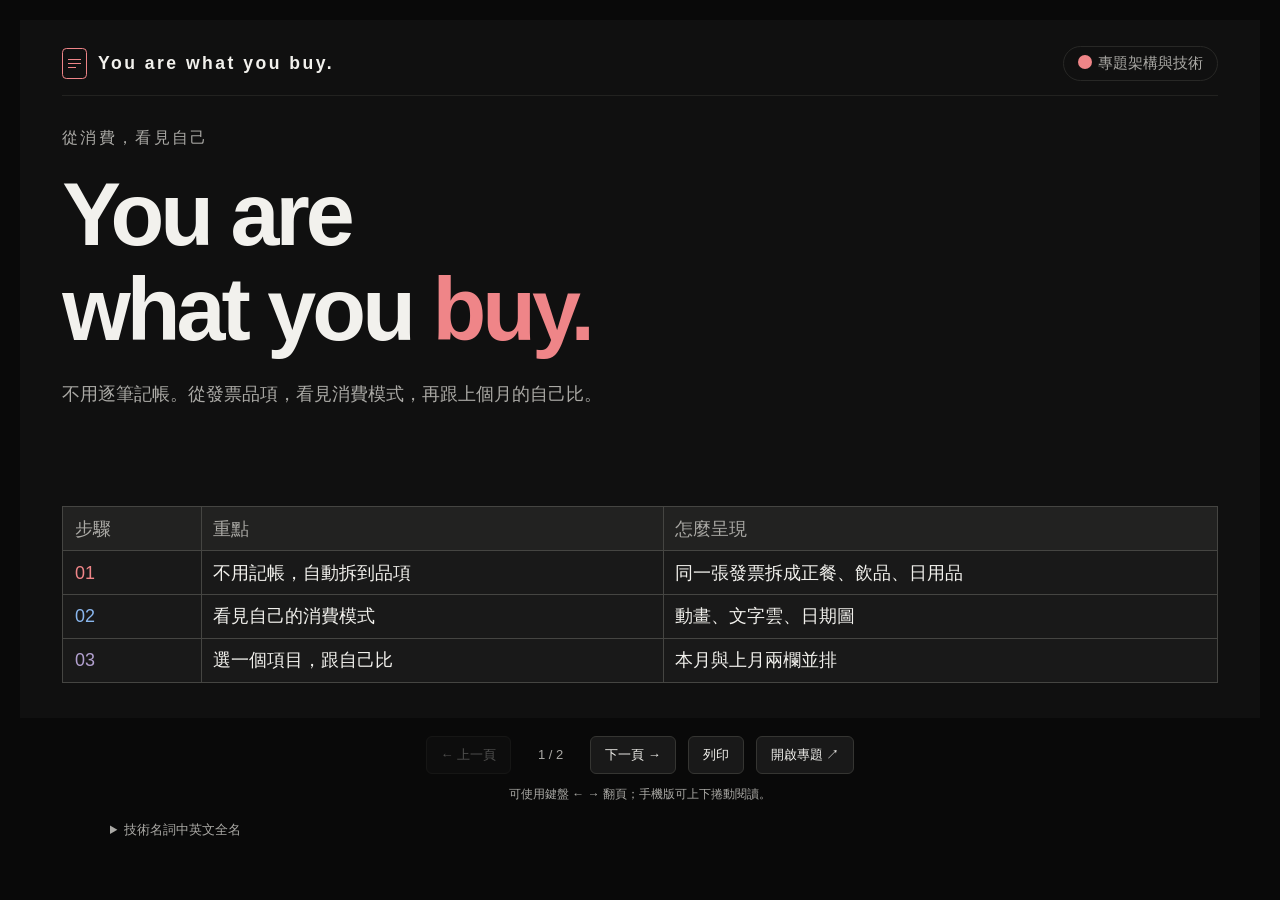
<file: presentation.html>
<!doctype html>
<html lang="zh-Hant">
<head>
<meta charset="utf-8">
<meta name="viewport" content="width=device-width, initial-scale=1">
<meta name="color-scheme" content="dark">
<title>You are what you buy.｜專題架構與技術</title>
<style>
:root{color-scheme:dark;--paper:#101010;--surface:#191919;--ink:#f2f1ed;--muted:#aaa9a5;--line:#454542;--accent:#ef8588;--blue:#89b6ed;--purple:#b2a0cf;font-family:"Segoe UI","Microsoft JhengHei",sans-serif}
*{box-sizing:border-box}body{margin:0;background:#090909;color:var(--ink)}a{color:inherit}button{font:inherit;color:inherit;cursor:pointer}a:focus-visible,button:focus-visible,summary:focus-visible{outline:2px solid var(--accent);outline-offset:5px}button:disabled{opacity:.3;cursor:default}[hidden]{display:none!important}abbr[title]{text-decoration:none;cursor:help}
main{width:min(1800px,100%);margin:20px auto 0;padding:0 20px}.slide{container-type:inline-size;aspect-ratio:16/9;background:var(--paper);margin:0 0 18px}.inside{height:100%;padding:2.1cqw 3.4cqw 2.8cqw;display:flex;flex-direction:column}.slide-header{display:flex;align-items:center;justify-content:space-between;padding-bottom:1.15cqw;border-bottom:1px solid #222220;margin-bottom:2.6cqw}.brand{display:flex;align-items:center;gap:.9cqw;font-size:1.42cqw;font-weight:650;letter-spacing:.14em;text-decoration:none}.brand-icon{width:2cqw;height:2.45cqw;display:grid;align-content:center;gap:.27cqw;border:1px solid var(--accent);border-radius:.35cqw;padding:.4cqw}.brand-icon i{display:block;height:1px;background:var(--accent)}.brand-icon i:last-child{width:60%}.badge{border:1px solid #282826;border-radius:3cqw;padding:.55cqw 1.1cqw;color:var(--muted);font-size:1.18cqw}.badge::before{content:"";display:inline-block;width:1.15cqw;height:1.15cqw;border-radius:50%;background:var(--accent);margin-right:.5cqw;vertical-align:-.1cqw}
p,h1,h2{margin:0}.eyebrow{font-size:1.25cqw;font-weight:550;color:var(--muted);letter-spacing:.15em;margin-bottom:1.45cqw}.slide h1{font-size:7.1cqw;line-height:1.08;letter-spacing:-.045em;font-weight:650;margin-bottom:1.7cqw}.accent{color:var(--accent)}.subtitle{font-size:1.48cqw;line-height:1.7;color:var(--muted)}
table{width:100%;border-collapse:collapse;table-layout:fixed;background:var(--surface);font-size:1.45cqw;text-align:left}th,td{border:1px solid var(--line);padding:.75cqw .95cqw;line-height:1.35;font-weight:400}th{background:#222221;color:var(--muted)}.steps{margin-top:auto}.steps th:first-child{width:12%}.steps th:nth-child(2){width:40%}.steps td:first-child{color:var(--accent);font-variant-numeric:tabular-nums}.steps tr:nth-child(2) td:first-child{color:var(--blue)}.steps tr:nth-child(3) td:first-child{color:var(--purple)}
#slide-2 .slide-header{margin-bottom:1.8cqw}#slide-2 .eyebrow{margin-bottom:.8cqw}.slide h2{font-size:3.2cqw;line-height:1.3;letter-spacing:-.025em;margin-bottom:2cqw}.pipeline{display:grid;grid-template-columns:minmax(0,1fr) 2.4cqw minmax(0,1fr) 2.4cqw minmax(0,1fr) 2.4cqw minmax(0,1fr) 2.4cqw minmax(0,1fr);gap:.7cqw;align-items:center;margin-bottom:2cqw}.stage{background:var(--surface);border:1px solid #282826;border-radius:1cqw;min-height:8.6cqw;padding:1.35cqw 1.2cqw}.stage strong{font-size:1.6cqw;font-weight:600;display:block;margin-bottom:.6cqw}.stage p{font-size:1.28cqw;line-height:1.55;color:var(--muted)}.stage.highlight{border-color:var(--accent);background:#2a2021}.stage.highlight p{color:var(--accent)}.arrow{color:var(--muted);font-size:2.3cqw;text-align:center}.models{font-size:1.27cqw}.models th:first-child{width:30%}.models th:nth-child(2){width:23%}.models th:nth-child(3){width:21%}.models th:nth-child(4){width:26%}.models th,.models td{padding:.72cqw .95cqw}.models .measure{line-height:1.85;color:#d6d5cf}.model-note{font-size:1.1cqw;color:var(--muted);line-height:1.6;margin-top:.7cqw}.enterprise{margin-top:1.25cqw;padding:1cqw 1.25cqw;border-left:.2cqw solid var(--accent);background:#1c1819}.enterprise h3{font-size:1.4cqw;color:var(--accent);margin:0 0 .4cqw;font-weight:550}.enterprise p{font-size:1.25cqw;line-height:1.65}.status{font-size:1cqw;line-height:1.5;color:var(--muted);margin-top:auto;padding-top:.65cqw}
nav{display:flex;align-items:center;justify-content:center;gap:12px;margin:12px auto;padding:0 16px}nav button,nav a{border:1px solid #353532;border-radius:6px;padding:9px 14px;background:#191919;font-size:13px;text-decoration:none}nav button:hover:not(:disabled),nav a:hover{border-color:var(--accent)}#counter{font-size:13px;min-width:55px;text-align:center;color:var(--muted)}.hint{text-align:center;font-size:12px;color:var(--muted);margin-bottom:16px}.terms{max-width:1100px;margin:0 auto 24px;padding:0 20px;color:var(--muted);font-size:13px;line-height:1.7}.terms summary{cursor:pointer}.terms dl{display:grid;grid-template-columns:110px 1fr;gap:8px 18px}.terms dt{color:var(--ink)}.terms dd{margin:0}noscript p{text-align:center;padding:16px}
@media(min-width:901px){main{max-width:min(1800px,calc((100dvh - 155px)*16/9 + 40px))}}
@media(max-width:900px){main{padding:0 10px;margin-top:10px}.slide{aspect-ratio:auto}.inside{padding:22px 20px 28px;min-height:650px}.slide-header,#slide-2 .slide-header{gap:15px;flex-wrap:wrap;padding-bottom:18px;margin-bottom:28px}.brand{font-size:13px;gap:10px;letter-spacing:.06em}.brand-icon{width:21px;height:27px;gap:4px;border-radius:4px;padding:4px}.badge{font-size:11px;padding:6px 10px;border-radius:30px}.badge::before{width:9px;height:9px;margin-right:5px}.eyebrow,#slide-2 .eyebrow{font-size:12px;margin-bottom:18px}.slide h1{font-size:clamp(38px,8vw,66px);margin-bottom:24px}.subtitle{font-size:15px;line-height:1.8}.steps{margin-top:40px}table{font-size:13px}th,td{padding:12px 9px;line-height:1.65}.steps th:first-child{width:15%}.steps th:nth-child(2){width:40%}.slide h2{font-size:28px;margin-bottom:24px}.pipeline{grid-template-columns:1fr;gap:6px;margin-bottom:24px}.stage{min-height:0;padding:16px;border-radius:10px}.stage strong{font-size:18px;margin-bottom:7px}.stage p{font-size:15px}.arrow{font-size:22px;transform:rotate(90deg);line-height:1}.models{font-size:12px;table-layout:auto}.models th,.models td{padding:10px 7px;line-height:1.7;overflow-wrap:anywhere}.models th:first-child{width:31%}.models th:nth-child(2){width:23%}.models th:nth-child(3){width:21%}.models th:nth-child(4){width:25%}.models .measure{line-height:1.7}.model-note{font-size:12px;margin-top:14px}.enterprise{padding:16px;margin-top:20px;border-left-width:3px}.enterprise h3{font-size:16px;margin-bottom:8px}.enterprise p{font-size:14px}.status{font-size:11px;padding-top:18px}.terms dl{grid-template-columns:1fr;gap:4px}.terms dd{margin-bottom:10px}nav{gap:8px;flex-wrap:wrap}nav button,nav a{font-size:12px;padding:9px 12px}}
@media print{@page{size:320mm 180mm;margin:0}body{background:var(--paper);print-color-adjust:exact;-webkit-print-color-adjust:exact}main{width:320mm;max-width:none;margin:0;padding:0}.slide,.slide[hidden]{display:block!important;width:320mm;height:180mm;margin:0;break-after:page;page-break-after:always}.slide:last-child{break-after:auto;page-break-after:auto}nav,.hint,.terms,noscript{display:none!important}}
</style>
</head>
<body>
<main aria-label="專題簡報，共兩頁">
<section class="slide" id="slide-1" aria-labelledby="title-1"><div class="inside">
<header class="slide-header"><a class="brand" href="invoice-insights.html"><span class="brand-icon" aria-hidden="true"><i></i><i></i><i></i></span>You are what you buy.</a><span class="badge">專題架構與技術</span></header>
<p class="eyebrow">從消費，看見自己</p>
<h1 id="title-1">You are<br>what you <span class="accent">buy.</span></h1>
<p class="subtitle">不用逐筆記帳。從發票品項，看見消費模式，再跟上個月的自己比。</p>
<table class="steps" aria-label="專題使用流程"><thead><tr><th scope="col">步驟</th><th scope="col">重點</th><th scope="col">怎麼呈現</th></tr></thead><tbody>
<tr><td>01</td><td>不用記帳，自動拆到品項</td><td>同一張發票拆成正餐、飲品、日用品</td></tr>
<tr><td>02</td><td>看見自己的消費模式</td><td>動畫、文字雲、日期圖</td></tr>
<tr><td>03</td><td>選一個項目，跟自己比</td><td>本月與上月兩欄並排</td></tr>
</tbody></table>
</div></section>
<section class="slide" id="slide-2" aria-labelledby="title-2"><div class="inside">
<header class="slide-header"><a class="brand" href="invoice-insights.html"><span class="brand-icon" aria-hidden="true"><i></i><i></i><i></i></span>You are what you buy.</a><span class="badge">專題架構與技術</span></header>
<p class="eyebrow">系統架構與技術 · 規劃</p>
<h2 id="title-2">從 <abbr title="逗號分隔值（Comma-Separated Values）">CSV</abbr> 到回顧畫面，<span class="accent">全程在本機執行</span></h2>
<div class="pipeline" aria-label="規劃中的資料流程">
<div class="stage"><strong>雲端發票 CSV</strong><p>匯入商品明細</p></div><span class="arrow" aria-hidden="true">→</span>
<div class="stage"><strong>讀取與清理</strong><p>Python<br>pandas</p></div><span class="arrow" aria-hidden="true">→</span>
<div class="stage highlight"><strong>品項分類</strong><p>scikit-learn<br>transformers</p></div><span class="arrow" aria-hidden="true">→</span>
<div class="stage"><strong>儲存與統計</strong><p>DuckDB</p></div><span class="arrow" aria-hidden="true">→</span>
<div class="stage"><strong>前端呈現</strong><p><abbr title="超文字標記語言（HyperText Markup Language）">HTML</abbr>、<abbr title="階層式樣式表（Cascading Style Sheets）">CSS</abbr><br>JavaScript、<abbr title="可縮放向量圖形（Scalable Vector Graphics）">SVG</abbr></p></div>
</div>
<table class="models" aria-label="三種分類模型的實作與評估規劃"><thead><tr><th scope="col">分類模型</th><th scope="col">分類方式</th><th scope="col">效果比較</th><th scope="col">成本比較</th></tr></thead><tbody>
<tr><td><abbr title="詞頻－逆向文件頻率（Term Frequency–Inverse Document Frequency）">TF-IDF</abbr>＋<abbr title="邏輯迴歸（Logistic Regression）">邏輯迴歸</abbr></td><td>詞彙特徵分類</td><td rowspan="3" class="measure">分類準確度<br>宏平均 F1 分數<br><abbr title="宏平均 F1 分數（Macro-averaged F1 Score）">macro-F1</abbr></td><td rowspan="3" class="measure">訓練與推論時間<br>記憶體與硬體費用<br>模型大小</td></tr>
<tr><td><abbr title="文字向量嵌入（Text Embedding）">Embedding</abbr>＋邏輯迴歸</td><td>語意向量分類</td></tr>
<tr><td><abbr title="轉換器雙向編碼器表示模型（Bidirectional Encoder Representations from Transformers）">BERT</abbr> <abbr title="微調（Fine-tuning）">微調</abbr></td><td>調整預訓練模型</td></tr>
</tbody></table>
<p class="model-note">會實作這三種模型，在相同資料與評估條件下，比較花費成本與分類效果，再選擇合適的方法。</p>
<aside class="enterprise" aria-labelledby="enterprise-title"><h3 id="enterprise-title">延伸應用｜企業商品資訊洞察</h3><p>將資料換成企業商品資訊、銷售或顧客回饋，調整分類與分析指標，就能延伸觀察商品銷售趨勢、品類表現與顧客關注重點。</p></aside>
<p class="status">目前已完成本機資料轉換與前端呈現；分類仍採人工對照。自動分類模型、pandas 與 DuckDB 為後續規劃。</p>
</div></section>
</main>
<nav aria-label="簡報翻頁" hidden><button id="previous" type="button">← 上一頁</button><span id="counter" role="status" aria-live="polite"></span><button id="next" type="button">下一頁 →</button><button id="print" type="button">列印</button><a href="invoice-insights.html">開啟專題 ↗</a></nav>
<p class="hint" hidden>可使用鍵盤 ← → 翻頁；手機版可上下捲動閱讀。</p>
<details class="terms"><summary>技術名詞中英文全名</summary><dl>
<dt>CSV</dt><dd>逗號分隔值（Comma-Separated Values）</dd>
<dt>TF-IDF</dt><dd>詞頻－逆向文件頻率（Term Frequency–Inverse Document Frequency）</dd>
<dt>邏輯迴歸</dt><dd>Logistic Regression</dd>
<dt>Embedding</dt><dd>文字向量嵌入（Text Embedding）</dd>
<dt>BERT</dt><dd>轉換器雙向編碼器表示模型（Bidirectional Encoder Representations from Transformers）</dd>
<dt>微調</dt><dd>Fine-tuning</dd>
<dt>macro-F1</dt><dd>宏平均 F1 分數（Macro-averaged F1 Score）</dd>
<dt>HTML</dt><dd>超文字標記語言（HyperText Markup Language）</dd>
<dt>CSS</dt><dd>階層式樣式表（Cascading Style Sheets）</dd>
<dt>SVG</dt><dd>可縮放向量圖形（Scalable Vector Graphics）</dd>
</dl></details>
<noscript><p>目前顯示全部兩頁，可直接捲動閱讀。</p></noscript>
<script>
'use strict';
const slides = [...document.querySelectorAll('.slide')];
const previous = document.getElementById('previous');
const next = document.getElementById('next');
let current = 0;
function show(index, updateHash = true) {
  current = Math.max(0, Math.min(slides.length - 1, index));
  slides.forEach((slide, i) => { slide.hidden = i !== current; });
  previous.disabled = current === 0;
  next.disabled = current === slides.length - 1;
  document.getElementById('counter').textContent = `${current + 1} / ${slides.length}`;
  if (updateHash) history.replaceState(null, '', `#slide-${current + 1}`);
}
function readHash() {
  const match = /^#slide-([12])$/.exec(location.hash);
  show(match ? Number(match[1]) - 1 : 0, false);
}
function move(offset) { show(current + offset); window.scrollTo({top: 0}); }
previous.addEventListener('click', () => move(-1));
next.addEventListener('click', () => move(1));
document.getElementById('print').addEventListener('click', () => window.print());
document.addEventListener('keydown', event => {
  if (event.altKey || event.ctrlKey || event.metaKey || event.shiftKey) return;
  if (['ArrowRight','PageDown','ArrowLeft','PageUp'].includes(event.key)) {
    event.preventDefault(); move(['ArrowRight','PageDown'].includes(event.key) ? 1 : -1);
  }
});
window.addEventListener('hashchange', readHash);
document.querySelector('nav').hidden = false;
document.querySelector('.hint').hidden = false;
readHash();
</script>
</body>
</html>
</file>
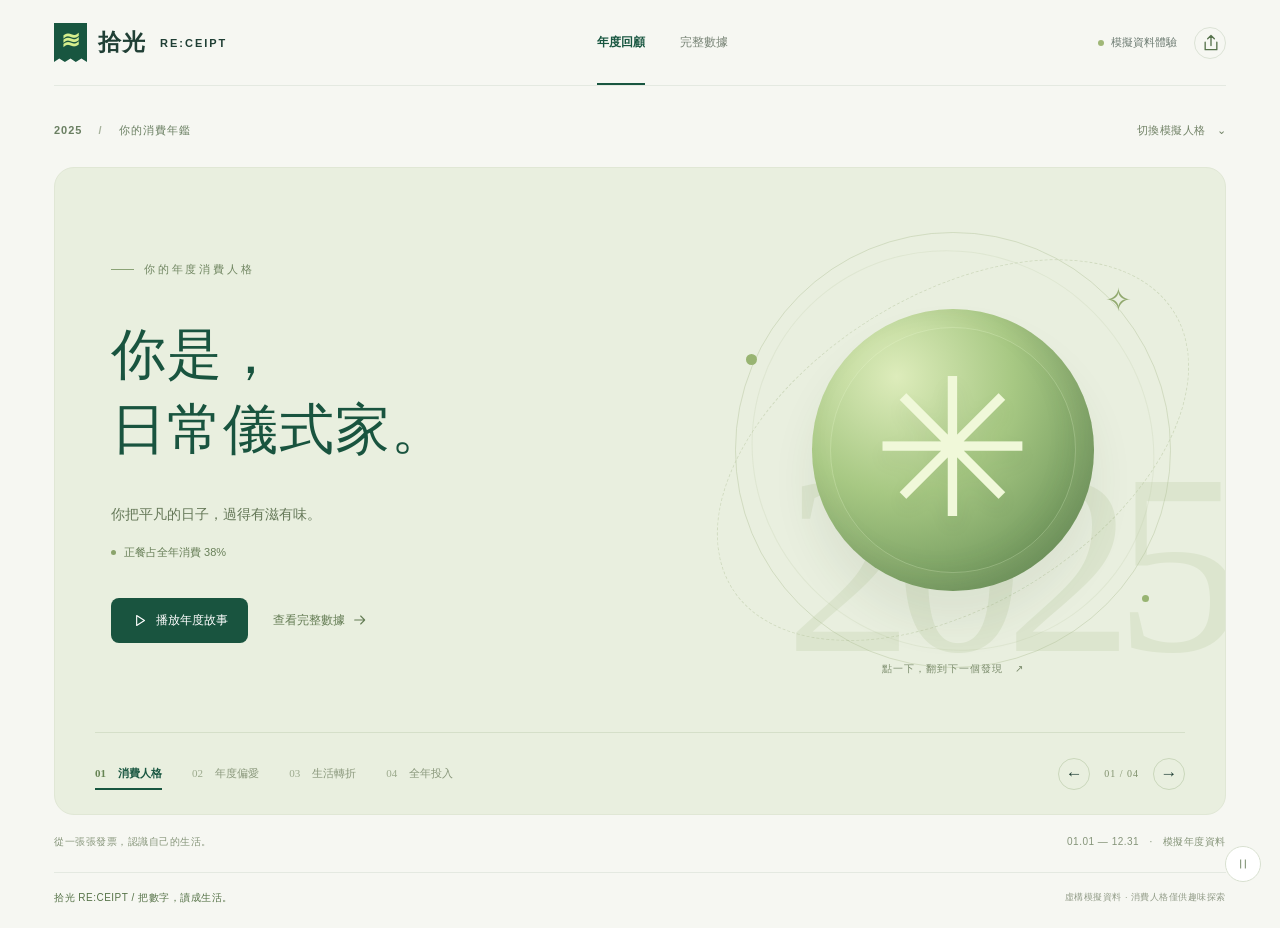
<file: prototypes/annual-review.html>
<!doctype html>
<html lang="zh-Hant"><head><meta charset="utf-8"><meta name="viewport" content="width=device-width,initial-scale=1"><meta name="theme-color" content="#185640"><title>拾光 RE:CEIPT — 你的 2025 消費年鑑</title><style>
:root{--bg:#f6f7f2;--ink:#203f35;--muted:#79867e;--green:#185640;--line:#e4e9e1;--font:"Segoe UI","Microsoft JhengHei",sans-serif}*{box-sizing:border-box}html{scroll-behavior:smooth;scroll-padding-top:70px}body{margin:0;background:var(--bg);color:var(--ink);font:14px var(--font);-webkit-font-smoothing:antialiased}button,input{font:inherit}button{cursor:pointer;color:inherit;border:0}a{color:inherit;text-decoration:none}button,a,input{-webkit-tap-highlight-color:transparent}button:focus-visible,a:focus-visible,input:focus-visible{outline:3px solid #d49452;outline-offset:5px}button:active:not(:disabled){transform:translateY(1px)}button:disabled{cursor:default;opacity:.4}svg{display:block}.icon{width:20px;height:20px;fill:none;stroke:currentColor;stroke-width:1.6;stroke-linecap:round;stroke-linejoin:round}.shell{max-width:1430px;margin:auto;padding:0 54px}.topbar{height:86px;display:flex;align-items:center;justify-content:space-between;border-bottom:1px solid var(--line);gap:24px}.brand{display:flex;align-items:center;gap:11px;font-size:23px;font-weight:750;letter-spacing:1px}.brandmark{background:var(--green);color:#d6ee8d;width:33px;height:39px;display:grid;place-items:center;clip-path:polygon(0 0,100% 0,100% 100%,83% 91%,66% 100%,50% 91%,33% 100%,16% 91%,0 100%)}.brandmark span{font-size:23px;margin-top:-4px}.brand small{font-size:11px;letter-spacing:2px;margin-left:3px;font-weight:600}.topnav{display:flex;gap:35px;align-items:center;height:100%;color:#849087}.topnav a{height:100%;display:flex;align-items:center;position:relative;font-size:13px}.topnav a.active{color:var(--green);font-weight:700}.topnav a.active:after{content:"";height:3px;background:var(--green);position:absolute;bottom:0;left:0;right:0}.header-right{display:flex;align-items:center;gap:17px}.demo-badge{font-size:11px;display:inline-flex;align-items:center;gap:7px;white-space:nowrap;color:#6d7b72}.demo-badge:before{content:"";width:6px;height:6px;background:#a0b777;border-radius:50%}.avatar{width:32px;height:32px;border-radius:50%;background:#e7eadf;display:grid;place-items:center;font-family:Georgia}.intro{display:flex;justify-content:space-between;align-items:end;margin:35px 0 25px;gap:20px}.eyebrow{font-size:10px;letter-spacing:2.6px;font-weight:650;color:var(--muted)}.intro h1{font-size:28px;letter-spacing:1px;margin:9px 0 8px;font-weight:650}.subtle{color:var(--muted);font-size:12px;line-height:1.8}.intro p{margin:0}.actions{display:flex;align-items:center;gap:10px}.outline,.solid{border-radius:8px;padding:11px 16px;display:inline-flex;align-items:center;justify-content:center;gap:8px;font-size:12px;transition:background .2s,transform .2s}.outline .icon,.solid .icon{width:17px;height:17px}.outline{border:1px solid #dbe1d6;background:transparent}.outline:hover{background:#edf0e6}.solid{background:var(--green);color:#fff}.solid:hover{background:#287452}.year{padding:10px 12px;background:white;border:1px solid var(--line);border-radius:8px;font-size:12px}.hero{border-radius:17px;background:#e9efdf;min-height:370px;position:relative;overflow:hidden;display:grid;grid-template-columns:1.08fr 1fr;border:1px solid #e1e8d8}.hero:before{content:"2025";position:absolute;font-family:Georgia;font-size:255px;line-height:1;color:#dce5cd;letter-spacing:-15px;right:25px;bottom:-42px;pointer-events:none}.hero-content{padding:39px 40px;position:relative;z-index:2}.hero-kicker{display:flex;align-items:center;gap:9px;font-size:11px;letter-spacing:2px}.sparkle{font-size:19px}.hero h2{font-size:42px;line-height:1.4;letter-spacing:2px;font-weight:550;margin:21px 0 14px}.hero h2 em{font-style:normal;color:#638348}.hero-description{font-size:12px;color:#6f806c;line-height:1.9;margin:0 0 23px;max-width:380px}.hero-footer{display:flex;gap:20px;align-items:center}.hero-footer .solid{padding:12px 18px}.hero-footer span{font-size:10px;color:#7b8b70;letter-spacing:1px}.hero-art{position:relative;min-height:340px;display:flex;align-items:center;justify-content:center;isolation:isolate}.orbit{position:absolute;width:295px;height:295px;border:1px solid #b9c9a68a;border-radius:50%;transform:rotate(-20deg)}.orbit.two{width:370px;height:230px;transform:rotate(-30deg);border-style:dashed;opacity:.65}.orb{width:214px;height:214px;border-radius:50%;position:relative;background:radial-gradient(circle at 32% 28%,#d6ebaa 0,#a9c87f 35%,#759c56 69%,#4d7542 100%);box-shadow:inset -15px -12px 32px #37592920,0 26px 42px #49623b19;animation:float 7s ease-in-out infinite}.orb:before{content:"";position:absolute;inset:14px;border-radius:50%;border:1px solid #f5ffda4a;box-shadow:0 0 0 14px #e8ffd711}.orb:after{content:"✳";position:absolute;inset:0;display:grid;place-items:center;font-size:137px;color:#f0facb;line-height:1;text-shadow:0 8px 20px #42633230;font-family:Arial;animation:turn 40s linear infinite}.orbit-dot{position:absolute;width:11px;height:11px;border-radius:50%;background:#a7bd77;top:42px;left:80px}.float-label{position:absolute;background:#ffffffda;backdrop-filter:blur(10px);border:1px solid #fff;border-radius:10px;box-shadow:0 6px 20px #34533108;padding:12px 15px;font-size:11px;display:flex;align-items:center;gap:9px;animation:float 6s ease-in-out infinite}.float-label svg{width:19px;height:19px}.label-coffee{left:7%;top:22%}.label-heart{right:8%;top:32%;animation-delay:-2s}.label-leaf{left:20%;bottom:16%;animation-delay:-4s}.small-spark{position:absolute;font-size:30px;color:#9db67f;right:16%;bottom:19%;animation:pulse 4s infinite}.hero-stamp{position:absolute;right:25px;top:23px;color:#899c76;font-size:9px;letter-spacing:2px;writing-mode:vertical-rl}.persona-switch{display:flex;align-items:center;justify-content:space-between;margin:23px 0 17px;gap:15px}.persona-switch .label{font-size:11px;color:var(--muted);display:flex;align-items:center;gap:8px}.persona-tabs{display:flex;background:#eaeee4;border:1px solid #e0e5da;padding:4px;border-radius:9px;gap:3px}.persona-tabs button{background:transparent;padding:8px 14px;border-radius:6px;font-size:11px;white-space:nowrap;color:#77816f;transition:.25s}.persona-tabs button[aria-pressed="true"]{background:white;color:var(--green);box-shadow:0 2px 6px #25451c0d}.persona-tabs button:hover{color:var(--green)}.stats{display:grid;grid-template-columns:repeat(3,1fr);gap:17px;margin-bottom:29px}.stat{background:white;border:1px solid var(--line);border-radius:12px;padding:23px 24px 20px;box-shadow:0 12px 32px #22433108}.stat-head{display:flex;justify-content:space-between;color:#818c82;font-size:11px;align-items:center}.stat-head .icon{color:#79916c;width:19px;height:19px}.stat-value{font-family:Georgia,"Segoe UI",serif;font-size:34px;margin:12px 0 10px;letter-spacing:-.8px;font-variant-numeric:tabular-nums}.stat-value small{font-family:var(--font);font-size:12px;letter-spacing:0;margin-left:5px;color:#7b8879}.currency{font-family:var(--font);font-size:13px;margin-right:8px;letter-spacing:0}.stat-bottom{display:flex;align-items:center;gap:8px;color:#929b8f;font-size:10px;flex-wrap:wrap}.stat-bottom strong{color:#527250;font-weight:500}.section-heading{display:flex;align-items:center;justify-content:space-between;margin:0 0 15px;gap:15px}.section-heading h2{font-size:18px;font-weight:650;margin:0;letter-spacing:.6px}.section-heading h2 span{font-family:Georgia;font-size:12px;margin-right:9px;color:#9aaa95;font-weight:400}.text-btn{display:flex;align-items:center;gap:7px;background:transparent;padding:5px 0;font-size:11px;color:#7a8973}.text-btn .icon{width:16px;height:16px}.text-btn:hover{color:var(--green)}.insights{display:grid;grid-template-columns:1.04fr 1fr 1fr;gap:17px;margin-bottom:30px}.card{border:1px solid var(--line);border-radius:13px;padding:24px;background:white;position:relative;overflow:hidden}.persona-card{background:#19543f;color:white;border-color:#19543f;display:flex;flex-direction:column;min-height:295px}.card-label{font-size:10px;letter-spacing:1.7px;display:flex;align-items:center;gap:7px}.persona-card .card-label{color:#b9cfad}.persona-card h3{font-size:28px;font-weight:500;margin:23px 0 6px;letter-spacing:1px;position:relative;z-index:1}.english{font-family:Georgia;font-size:13px;font-style:italic;color:#b6cbac}.persona-card p{font-size:11px;line-height:1.9;color:#c2d4bf;max-width:230px;margin:17px 0 19px;position:relative;z-index:1}.persona-card .text-btn{color:#e5efcd;margin-top:auto;font-size:10px;align-self:flex-start}.persona-emblem{position:absolute;right:-32px;bottom:22px;font-size:150px;line-height:1;font-family:Arial;color:#8fb1762d;animation:turn 50s linear infinite;pointer-events:none}.pills{display:flex;gap:6px;flex-wrap:wrap;position:relative;z-index:1;margin-bottom:10px}.pills span{border:1px solid #ffffff26;border-radius:20px;padding:5px 9px;font-size:9px;color:#d1dfc8}.habit-card{background:#f0e8de;border-color:#e9e0d5}.habit-card .card-label{color:#a18b74}.habit-card h3{font-size:18px;line-height:1.65;margin:20px 0 0;font-weight:500;position:relative;z-index:1}.habit-number{font-family:Georgia;font-size:55px;line-height:1.2;color:#725844;margin-top:8px;letter-spacing:-2px}.habit-number small{font-family:var(--font);font-size:11px;margin-left:9px;letter-spacing:0;color:#95816d}.habit-card p{font-size:10px;color:#988572;line-height:1.8;margin:13px 0 0;max-width:195px}.cup{width:92px;height:115px;position:absolute;right:20px;bottom:27px;transform:rotate(12deg);opacity:.9}.cup-body{position:absolute;left:8px;top:31px;width:62px;height:73px;background:#d7c2aa;clip-path:polygon(0 0,100% 0,88% 100%,13% 100%);border-radius:0 0 10px 10px}.cup-band{position:absolute;left:10px;top:52px;width:59px;height:33px;background:#f4ebde;display:grid;place-items:center;color:#9e7f61;font-size:24px}.cup-lid{position:absolute;width:75px;height:11px;left:2px;top:25px;border-radius:5px;background:#faf6ef;box-shadow:0 -7px 0 -2px #e9dfd1}.steam{position:absolute;left:30px;top:-2px;font-size:27px;color:#ba9b7d;animation:steam 3s infinite}.category-card .card-label{color:#8a967e}.category-card h3{font-size:18px;font-weight:500;margin:19px 0 18px}.mini-bars{display:flex;flex-direction:column;gap:17px}.mini-row{display:grid;grid-template-columns:56px 1fr 35px;gap:8px;align-items:center;font-size:10px}.mini-track{height:7px;background:#f0f2e9;border-radius:10px;overflow:hidden}.mini-fill{height:100%;border-radius:10px;background:#829d67;transition:width .8s}.mini-row:nth-child(2) .mini-fill{background:#c4d1ad}.mini-row:nth-child(3) .mini-fill{background:#d7b99a}.percent{text-align:right;color:#778570}.category-card .subtle{font-size:10px;margin-top:20px}.lower-grid{display:grid;grid-template-columns:1.8fr 1fr;gap:19px;margin-bottom:30px}.chart-card{padding:25px 25px 18px;min-width:0}.card-header{display:flex;justify-content:space-between;align-items:center;gap:12px}.card-header h3{margin:0;font-size:15px;font-weight:600}.tiny{font-size:10px;color:#9aa391}.chart-subheading{display:flex;align-items:center;justify-content:space-between;margin:13px 0 0;gap:10px}.chart-subheading strong{font-size:12px;font-weight:500}.segmented{display:flex;gap:4px;background:#f1f3ec;padding:3px;border-radius:6px}.segmented button{font-size:10px;padding:6px 10px;border-radius:4px;background:transparent;color:#8b9582}.segmented button[aria-pressed="true"]{background:white;color:var(--green)}.chart{height:177px;display:flex;position:relative;padding:20px 1px 0 29px;margin-top:12px}.gridlines{position:absolute;inset:17px 0 24px 29px;display:flex;flex-direction:column;justify-content:space-between;pointer-events:none}.gridlines i{border-top:1px dashed #e6eadf;position:relative}.gridlines i span{position:absolute;right:calc(100% + 7px);top:-5px;font-size:8px;font-style:normal;color:#a8b09f;white-space:nowrap}.bars{position:relative;z-index:1;display:flex;gap:10px;align-items:stretch;flex:1;min-width:0}.bar-button{flex:1;min-width:0;background:transparent;padding:0;display:flex;flex-direction:column;justify-content:end;align-items:center;position:relative}.bar-fill{width:100%;max-width:29px;min-height:3px;display:block;background:#dbe5ca;border-radius:4px 4px 0 0;transition:height .65s cubic-bezier(.16,1,.3,1),background .2s;position:relative}.bar-button:hover .bar-fill{background:#9fbb7a}.bar-button[aria-pressed="true"] .bar-fill{background:var(--green)}.bar-label{font-size:9px;color:#939e88;margin-top:9px;height:17px;white-space:nowrap}.bar-button[aria-pressed="true"] .bar-label{color:var(--green);font-weight:700}.bar-tip{position:absolute;bottom:calc(100% + 7px);left:50%;transform:translateX(-50%);font-size:8px;background:var(--green);color:white;padding:5px 6px;border-radius:4px;white-space:nowrap;opacity:0;transition:opacity .2s;z-index:2;pointer-events:none}.bar-button:hover .bar-tip,.bar-button:focus-visible .bar-tip{opacity:1}.chart-note{background:#f5f7f0;border-radius:7px;margin-top:14px;padding:11px 12px;display:flex;gap:9px;align-items:center;font-size:10px;color:#718364;line-height:1.8;min-height:42px}.chart-note .icon{width:15px;height:15px;flex-shrink:0}.receipt-card .subtle{margin-top:9px;font-size:10px}.receipt-preview{margin-top:15px;padding:15px 16px 21px;background:#f7f8f3;border:1px solid #e9ece1;clip-path:polygon(0 0,100% 0,100% 97%,95% 100%,90% 97%,85% 100%,80% 97%,75% 100%,70% 97%,65% 100%,60% 97%,55% 100%,50% 97%,45% 100%,40% 97%,35% 100%,30% 97%,25% 100%,20% 97%,15% 100%,10% 97%,5% 100%,0 97%)}.receipt-title{display:flex;justify-content:space-between;font-size:10px;padding-bottom:12px;border-bottom:1px dashed #d6dccd}.receipt-items{display:grid;gap:12px;padding-top:13px}.receipt-item{display:flex;justify-content:space-between;align-items:center;gap:7px;font-size:10px}.tag{padding:3px 7px;background:#e6eddb;color:#718759;border-radius:4px;font-size:8px;margin-left:auto}.receipt-item:nth-child(2) .tag{background:#f0e4d7;color:#a28461}.receipt-item:nth-child(3) .tag{background:#e7e8ee;color:#83869a}.receipt-total{display:flex;justify-content:space-between;border-top:1px dashed #d6dccd;margin-top:12px;padding-top:11px;font-size:11px;font-weight:600}.receipt-card .text-btn{margin-top:15px}.bottom-grid{display:grid;grid-template-columns:1fr 1.25fr;gap:19px;margin-bottom:38px}.merchant-list{margin-top:23px;display:grid;gap:18px}.merchant{display:flex;align-items:center;gap:13px}.merchant-logo{height:34px;width:34px;border-radius:8px;background:#eff2e8;display:grid;place-items:center;color:#668252;font-family:Georgia;font-size:15px}.merchant:nth-child(2) .merchant-logo{background:#f3e9dd;color:#af8d68}.merchant:nth-child(3) .merchant-logo{background:#e9ecf0;color:#899396}.merchant-name{flex:1;font-size:11px}.merchant-name small{display:block;margin-top:4px;font-size:9px;color:#a1aa99}.merchant-count{font-size:15px;font-family:Georgia}.merchant-count small{font-size:9px;font-family:var(--font);color:#9da892;margin-left:4px}.intention{background:#eaf0df;border-color:#dfe7d2;display:flex;gap:28px;align-items:center}.intention-content{flex:1;min-width:0}.intention h3{font-size:18px;line-height:1.6;font-weight:500;margin:13px 0 8px}.intention p{font-size:10px;color:#869276;line-height:1.8;margin:0}.range-row{display:flex;align-items:center;gap:14px;margin-top:19px}.range-row input{min-width:0;width:100%;accent-color:#42673c;cursor:pointer;height:20px}.range-row output{font-size:11px;white-space:nowrap;color:#63824d}.saving{text-align:center;min-width:118px;border-left:1px solid #cfdbc1;padding-left:24px}.saving .tiny{color:#71825d;display:block}.saving-value{font-family:Georgia;font-size:35px;color:#416436;margin:11px 0 6px;letter-spacing:-1px}.saving .solid{margin-top:13px;font-size:10px;padding:9px 12px}footer{border-top:1px solid var(--line);padding:24px 0 30px;display:flex;justify-content:space-between;gap:20px;font-size:9px;color:#929c88;letter-spacing:.5px}.footer-brand{color:#567348;font-size:10px}.reveal{animation:enter .65s both}.delay1{animation-delay:.1s}.delay2{animation-delay:.2s}.delay3{animation-delay:.3s}.refresh{animation:refresh .5s ease}.motion-toggle{position:fixed;right:19px;bottom:18px;z-index:5;width:36px;height:36px;display:grid;place-items:center;border:1px solid #d8e0d0;border-radius:50%;background:#fffffff0;color:#6d8360}.motion-toggle .icon{width:14px;height:14px}.toast{position:fixed;bottom:27px;left:50%;transform:translate(-50%,20px);padding:13px 20px;border-radius:9px;background:#203f35;color:#fff;font-size:12px;box-shadow:0 8px 32px #17352d33;z-index:50;opacity:0;pointer-events:none;transition:.3s;max-width:calc(100% - 60px);text-align:center}.toast.show{opacity:1;transform:translate(-50%,0)}dialog{border:0;padding:0;border-radius:19px;color:var(--ink);box-shadow:0 30px 100px #102a2440;max-width:calc(100vw - 30px);width:700px;background:#f7f8f2;max-height:90dvh}dialog::backdrop{background:#19332a80;backdrop-filter:blur(7px)}.dialog-inner{padding:32px}.dialog-heading{display:flex;justify-content:space-between;gap:20px;align-items:start}.dialog-heading h2{font-size:24px;font-weight:550;margin:9px 0 0}.close{width:32px;height:32px;border:1px solid #dbe3d2;border-radius:50%;background:transparent;display:grid;place-items:center;flex-shrink:0;font-size:20px;font-weight:300}.dialog-desc{font-size:12px;line-height:1.9;color:#7b8972;margin:18px 0 22px}.archetypes{display:grid;grid-template-columns:1fr 1fr;gap:11px}.archetype{background:white;border:1px solid #e0e7d7;border-radius:11px;padding:19px;text-align:left;transition:.2s}.archetype:hover{background:#edf3e3;border-color:#9fb886}.archetype[aria-pressed="true"]{border-color:#6c9157;box-shadow:inset 0 0 0 1px #6c9157}.archetype-symbol{font-size:30px;line-height:1.3;color:#759a57;display:block}.archetype strong{display:block;font-size:16px;font-weight:600;margin:10px 0 3px}.archetype em{font-size:11px;font-family:Georgia;font-style:italic;color:#8c9c7f}.archetype p{font-size:11px;line-height:1.8;color:#839078;margin-bottom:0}.modal-footnote{font-size:10px;color:#98a18f;line-height:1.9;margin:21px 0 0}.detail-table{border-collapse:collapse;width:100%;font-size:12px;margin-top:20px}.detail-table th{text-align:left;color:#8a967e;font-size:10px;font-weight:500;border-bottom:1px solid #dce4d2;padding:12px 6px}.detail-table td{padding:15px 6px;border-bottom:1px solid #e6ebde}.detail-table td:last-child,.detail-table th:last-child{text-align:right}.detail-table tfoot td{font-weight:600}.detail-summary{border-radius:10px;padding:16px;background:#eaf0df;margin-top:21px;font-size:12px;line-height:1.9}.story-dialog{width:570px;background:#e9efdf}.story-shell{padding:25px 30px 27px;position:relative;min-height:620px;display:flex;flex-direction:column}.story-top{display:flex;justify-content:space-between;align-items:center;font-size:10px;letter-spacing:2px}.story-progress{display:flex;gap:5px;margin:20px 0 0}.story-progress button{background:#cdd9bc;height:4px;flex:1;padding:0;border-radius:3px;position:relative}.story-progress button:before{content:"";position:absolute;inset:-7px 0}.story-progress button[aria-current="step"]{background:#527942}.story-progress button.past{background:#9fba83}.story-body{text-align:center;flex:1;display:flex;flex-direction:column;align-items:center;justify-content:center;padding:35px 10px;min-height:430px}.story-symbol{font-size:80px;font-family:Georgia;color:#83a264;line-height:1.1;animation:float 6s infinite}.story-body .eyebrow{margin:22px 0 15px}.story-body h2{font-weight:500;font-size:34px;line-height:1.5;margin:0;white-space:pre-line;letter-spacing:1px}.story-body p{font-size:12px;color:#7c8f6c;line-height:2;max-width:350px;margin:20px 0 0;white-space:pre-line}.story-controls{display:flex;align-items:center;justify-content:space-between;gap:10px}.story-controls button{padding:10px 13px;background:#ffffff80;border-radius:7px;font-size:11px}.story-controls button:hover{background:white}.story-controls span{font-size:10px;color:#93a281}.story-controls .play-button{background:var(--green);color:white}.story-controls .play-button:hover{background:#2d7553}.no-motion *,.no-motion *:before,.no-motion *:after{animation:none!important;transition:none!important;scroll-behavior:auto!important}.no-motion{scroll-behavior:auto}.no-motion .reveal{opacity:1}
@keyframes float{0%,100%{transform:translateY(0)}50%{transform:translateY(-10px)}}@keyframes turn{to{transform:rotate(360deg)}}@keyframes pulse{50%{opacity:.4;transform:scale(.8)}}@keyframes steam{0%,100%{opacity:.35;transform:translateY(0)}50%{opacity:.7;transform:translateY(-5px)}}@keyframes enter{from{opacity:0;transform:translateY(18px)}to{opacity:1;transform:translateY(0)}}@keyframes refresh{from{opacity:.35;transform:translateY(5px)}to{opacity:1;transform:translateY(0)}}
@media(max-width:1050px){.shell{padding:0 30px}.topnav{gap:21px}.hero h2{font-size:34px}.hero-content{padding:32px}.hero-art{transform:scale(.88)}.label-coffee{left:-3%}.label-heart{right:-2%}.card{padding:20px}.persona-card h3{font-size:24px}.cup{right:2px;transform:rotate(12deg) scale(.8)}.habit-card p{max-width:150px}.bars{gap:7px}.saving{min-width:105px;padding-left:17px}.intention{gap:15px}.hero-footer{gap:12px}.hero-footer span{font-size:8px}}
@media(max-width:780px){.shell{padding:0 22px}.topbar{height:72px}.topnav{display:none}.intro{margin-top:26px}.intro h1{font-size:24px}.intro>.actions .outline{display:none}.hero{grid-template-columns:1fr .8fr;min-height:335px}.hero-content{padding:27px}.hero h2{font-size:30px;letter-spacing:1px}.hero-description{font-size:11px;max-width:260px}.hero-art{transform:scale(.72);margin-left:-25px;margin-right:-15px}.hero-footer span{display:none}.hero:before{font-size:220px}.persona-switch{align-items:start;flex-direction:column;gap:12px}.persona-tabs{width:100%}.persona-tabs button{flex:1;padding:8px 10px}.stats{gap:10px}.stat{padding:18px 15px}.stat-value{font-size:29px}.stat-bottom{font-size:9px;gap:4px}.insights{gap:12px;grid-template-columns:1fr 1fr}.category-card{grid-column:1/-1}.category-card h3{margin:12px 0}.category-card .mini-bars{gap:12px}.category-card .subtle{margin:13px 0 0}.lower-grid{grid-template-columns:1.35fr 1fr;gap:12px}.bars{gap:4px}.receipt-card{padding:20px 15px}.chart-card{padding:20px 16px}.chart-subheading{align-items:start;flex-direction:column;gap:10px}.chart{height:159px}.bottom-grid{gap:12px;grid-template-columns:1fr}.intention{padding:25px}.saving{min-width:160px}.intro .year{display:none}.header-right{gap:12px}.brand small{display:none}.chart-note{font-size:9px;padding:9px}.receipt-item{font-size:9px}}
@media(max-width:540px){.shell{padding:0 18px}.intro{align-items:start;margin-bottom:20px}.intro h1{font-size:22px}.intro p{font-size:10px}.intro>.actions .solid{font-size:0;padding:12px}.hero{display:flex;flex-direction:column;min-height:580px}.hero-content{padding:28px 26px 0}.hero h2{font-size:36px;margin:20px 0 12px}.hero-description{max-width:300px;line-height:1.85}.hero-footer{position:relative;z-index:3}.hero-art{height:245px;min-height:245px;margin:-6px 0 0;transform:scale(.83)}.hero:before{font-size:160px;bottom:-24px;right:12px}.hero-stamp{right:17px;top:24px}.hero-art .label-coffee{left:0;top:20%}.hero-art .label-heart{right:-1%;top:33%}.hero-art .label-leaf{bottom:4%;left:15%}.small-spark{bottom:0;right:13%}.orb{width:186px;height:186px}.orb:after{font-size:120px}.orbit{width:252px;height:252px}.orbit.two{width:326px;height:205px}.persona-tabs button{font-size:10px;padding:8px 5px}.persona-switch{margin-top:20px}.stats{grid-template-columns:1fr;gap:9px;margin-bottom:25px}.stat{display:grid;grid-template-columns:1fr 1.2fr;align-items:center;padding:17px 19px;gap:5px 15px}.stat-head{grid-column:1;font-size:11px}.stat-head .icon{display:none}.stat-value{grid-column:2;grid-row:1/3;text-align:right;margin:0;font-size:29px}.stat-bottom{grid-column:1;font-size:9px;line-height:1.6;flex-wrap:wrap}.currency{font-size:10px;margin-right:5px}.section-heading h2{font-size:17px}.section-heading .text-btn{font-size:10px}.insights{grid-template-columns:1fr;gap:13px}.persona-card{min-height:268px;padding:26px}.persona-card h3{font-size:30px;margin-top:19px}.persona-card p{max-width:240px}.persona-emblem{font-size:190px;right:-20px;bottom:8px}.habit-card{min-height:240px;padding:26px}.habit-card h3{margin-top:17px}.habit-card .cup{right:33px;bottom:34px;transform:rotate(12deg) scale(1.1)}.habit-card p{max-width:210px}.category-card{grid-column:auto;padding:26px}.category-card .mini-bars{gap:17px;margin-top:18px}.lower-grid{grid-template-columns:1fr;gap:15px}.chart-card{padding:22px 19px}.chart-subheading{flex-direction:row;align-items:center}.chart{height:180px}.bars{gap:7px}.receipt-card{padding:24px}.receipt-item{font-size:11px}.receipt-preview{padding:18px 20px 23px}.tag{font-size:9px}.receipt-title{font-size:11px}.receipt-card .subtle{font-size:11px}.bottom-grid{margin-bottom:25px}.intention{align-items:stretch;gap:20px;flex-direction:column}.saving{border-left:0;border-top:1px solid #cfdbc1;padding:18px 0 0;display:flex;align-items:center;gap:12px;justify-content:space-between;flex-wrap:wrap}.saving-value{font-size:30px;margin:0}.saving .solid{margin:0}.saving .tiny:last-of-type{display:none}.range-row{margin-top:14px}footer{flex-direction:column;gap:9px;padding:20px 0 65px;font-size:8px;line-height:1.9}.dialog-inner{padding:24px 20px}.archetypes{gap:9px}.archetype{padding:15px}.archetype strong{font-size:15px}.dialog-heading h2{font-size:21px}.story-shell{padding:22px;min-height:560px}.story-body{min-height:370px;padding:25px 0}.story-body h2{font-size:29px}.story-symbol{font-size:70px}.story-controls{gap:6px}.story-controls button{padding:10px;font-size:10px}.story-controls span{display:none}.header-right .demo-badge{font-size:10px}.detail-table{font-size:11px}}
.mobile-share{display:none}@media(max-width:780px){.mobile-share{display:flex;margin-top:10px!important}}
@media(prefers-reduced-motion:reduce){*,*:before,*:after{animation:none!important;transition:none!important;scroll-behavior:auto!important}}
@media print{.topnav,.actions,.hero-footer,.persona-switch,.text-btn,.motion-toggle,dialog,.toast,.range-row,.saving button{display:none!important}.shell{max-width:100%;padding:0}.hero{min-height:300px}.hero-art{min-height:280px}.card,.stat,.hero{break-inside:avoid}.hero,.persona-card,.habit-card,.intention{-webkit-print-color-adjust:exact;print-color-adjust:exact}body{background:white}.reveal{animation:none}}

/* Home: one message at a time. Details are in a separate view. */
.topnav button{height:100%;padding:0;background:transparent;position:relative;color:#788476;font-size:12px}
.topnav button[aria-current="page"]{color:var(--green);font-weight:650}
.topnav button[aria-current="page"]:after{content:"";position:absolute;bottom:0;height:2px;background:var(--green);left:0;right:0}
.header-save{display:grid;place-items:center;width:32px;height:32px;background:transparent;border:1px solid #dce3d6;border-radius:50%;color:#56724b}
.header-save:hover{background:#e8eedd}
.home-view[hidden],.detail-view[hidden]{display:none!important}
.home-meta{display:flex;justify-content:space-between;align-items:center;margin:29px 0 21px;font-size:11px;color:#6a7f62;letter-spacing:1px}
.home-meta i{font-style:normal;color:#a7b29c;margin:0 12px}
.home-meta>span{font-weight:550}
.home-meta button{background:transparent;padding:8px 0 8px 12px;font-size:11px;color:#718266;letter-spacing:.5px}
.home-meta button>span{margin-left:7px}
.focus-stage{--accent:#19543f;--orb-light:#ddecbb;--orb-mid:#a7c883;--orb-dark:#527c47;position:relative;background:#e9efdf;border:1px solid #e0e7d5;border-radius:20px;min-height:550px;height:calc(100svh - 252px);max-height:790px;display:grid;grid-template-columns:1.15fr 1fr;grid-template-rows:1fr auto;overflow:hidden;outline-offset:6px;transition:background .6s}
.focus-copy{align-self:center;padding:44px 0 40px 56px;position:relative;z-index:2;min-width:0}
.focus-kicker{color:#6f8560;font-size:11px;letter-spacing:2.8px;margin-bottom:26px;display:flex;align-items:center;gap:10px}
.focus-kicker:before{content:"";height:1px;width:23px;background:#8ba376}
.focus-copy h1{font-size:clamp(42px,4.3vw,66px);line-height:1.35;font-weight:500;letter-spacing:1px;white-space:pre-line;margin:0;color:var(--accent);min-height:178px;display:flex;align-items:center;font-feature-settings:"tnum"}
.focus-copy h1.metric-title{font-family:Georgia,"Microsoft JhengHei",serif;font-size:clamp(59px,6.2vw,92px);letter-spacing:-2px;line-height:1.2}
.focus-copy h1.metric-title small{font:16px var(--font);letter-spacing:1px;margin:24px 0 0 12px;white-space:nowrap}
.focus-copy p{color:#657858;font-size:14px;line-height:1.9;max-width:410px;margin:20px 0 15px;min-height:27px}
.focus-proof{font-size:11px;color:#687f58;display:flex;align-items:center;gap:8px;min-height:20px}
.focus-proof:before{content:"";width:5px;height:5px;border-radius:50%;background:#8aa36b}
.focus-actions{display:flex;align-items:center;gap:25px;margin-top:35px}
.focus-actions .solid{background:var(--accent);padding:14px 20px;font-size:12px;border-radius:8px}
.focus-actions .text-btn{font-size:12px;color:#657d55;white-space:nowrap}
.focus-art{position:relative;background:transparent;border:0;padding:0;min-width:0;align-self:stretch;isolation:isolate;overflow:visible}
.focus-art:focus-visible{outline-offset:-14px;border-radius:20px}
.art-system{position:absolute;inset:0;display:flex;justify-content:center;align-items:center;transform:translate(var(--mx,0px),var(--my,0px));transition:transform .4s ease-out;pointer-events:none}
.art-year{position:absolute;font-family:Georgia,serif;font-size:clamp(150px,20vw,300px);letter-spacing:-18px;line-height:1;bottom:7%;right:0;color:#dce5ce;z-index:-1;pointer-events:none;transition:color .6s}
.focus-orb{width:clamp(215px,22vw,310px);aspect-ratio:1;border-radius:50%;position:relative;background:radial-gradient(circle at 30% 24%,var(--orb-light),var(--orb-mid) 40%,var(--orb-dark) 100%);box-shadow:inset -15px -12px 30px #39512c20,0 30px 44px #31492714;display:grid;place-items:center;animation:float 7s ease-in-out infinite;transition:background .6s,box-shadow .5s}
.focus-orb:before{content:"";position:absolute;inset:18px;border:1px solid #f1ffd73d;border-radius:50%;box-shadow:0 0 0 18px #f1ffd70c}
.focus-orb>span{font-family:Arial;font-size:clamp(130px,15vw,214px);color:#f0f8d9;line-height:1;animation:turn 70s linear infinite;text-shadow:0 10px 20px #2d4a2a12}
.focus-art:hover .focus-orb{box-shadow:inset -15px -12px 30px #39512c20,0 36px 50px #31492725}
.art-ring{position:absolute;border:1px solid #b1c19870;border-radius:50%;width:80%;aspect-ratio:1}
.ring-two{width:96%;height:55%;transform:rotate(-32deg);border-style:dashed}
.ring-three{width:75%;height:70%;transform:rotate(40deg);opacity:.45}
.art-dot{position:absolute;border-radius:50%;background:#98b472;width:11px;height:11px}
.dot-one{left:12%;top:33%;animation:float 5s ease-in-out infinite}
.dot-two{right:14%;bottom:23%;width:7px;height:7px;animation:float 6s ease-in-out infinite reverse}
.art-spark{position:absolute;top:20%;right:17%;color:#91a96e;font-size:32px;animation:pulse 5s infinite}
.art-caption{position:absolute;bottom:10%;left:0;right:0;font-size:10px;color:#7b8c6c;letter-spacing:1px}
.art-caption>span{display:inline-block;margin-left:8px;transition:transform .2s}
.focus-art:hover .art-caption>span{transform:translate(2px,-2px)}
.focus-bottom{grid-column:1/-1;position:relative;z-index:3;display:flex;align-items:center;justify-content:space-between;margin:0 40px;padding:24px 0;border-top:1px solid #d5dfc9;gap:20px}
.focus-tabs{display:flex;gap:30px}
.focus-tabs button{padding:9px 0;background:transparent;color:#8a987c;font-size:11px;position:relative;white-space:nowrap}
.focus-tabs button>span{font-family:Georgia;font-size:11px;margin-right:9px;color:#9caa8d}
.focus-tabs button[aria-pressed="true"]{color:var(--green);font-weight:650}
.focus-tabs button[aria-pressed="true"]:after{content:"";position:absolute;bottom:0;left:0;right:0;height:2px;background:var(--green);animation:lineIn .35s}
.focus-tabs button[aria-pressed="true"]>span{color:#668453}
.focus-arrows{display:flex;align-items:center;gap:14px}
.focus-arrows button{width:32px;height:32px;border:1px solid #cad7bb;background:transparent;border-radius:50%;font-size:17px;transition:.2s}
.focus-arrows button:hover{background:#dbe6ca}
.focus-arrows>span{font-family:Georgia;font-size:10px;letter-spacing:1px;color:#80916d}
.home-note{display:flex;align-items:center;justify-content:space-between;color:#86957a;font-size:10px;margin:20px 0 23px;letter-spacing:.5px;gap:20px}
.home-note i{font-style:normal;margin:0 7px}
footer{font-size:9px;padding:18px 0 23px}
footer .footer-brand{font-size:10px}
.detail-page-heading{display:flex;align-items:center;justify-content:space-between;margin:30px 0 28px;gap:20px}
.detail-page-heading h1{font-size:28px;font-weight:550;margin:17px 0 9px}
.detail-page-heading p{margin:0}
.detail-view{animation:enter .4s ease}
.focus-refresh{animation:focusIn .4s ease both}
@keyframes focusIn{from{opacity:0;transform:translateY(10px)}to{opacity:1;transform:translateY(0)}}
@keyframes lineIn{from{transform:scaleX(0)}to{transform:scaleX(1)}}
@media(min-width:1550px){.focus-copy{padding-left:66px}.focus-copy h1{font-size:72px}.focus-copy h1.metric-title{font-size:100px}}
@media(max-width:1050px){.focus-copy{padding-left:33px}.focus-copy h1{font-size:45px;min-height:144px}.focus-copy h1.metric-title{font-size:68px}.focus-copy p{font-size:12px}.focus-actions{gap:17px}.focus-actions .solid{padding:12px 14px}.focus-actions .text-btn{font-size:11px}.focus-tabs{gap:20px}.focus-bottom{margin:0 28px}.focus-stage{min-height:520px}.art-caption{font-size:9px}.focus-kicker{font-size:10px}}
@media(max-width:780px){.topnav{display:flex;gap:20px}.topnav button{font-size:11px}.header-right{gap:8px}.header-right .demo-badge{display:none}.home-meta{margin:22px 0 16px}.focus-stage{grid-template-columns:1.1fr 1fr;min-height:515px}.focus-copy{padding-left:27px}.focus-copy h1{font-size:37px;min-height:130px}.focus-copy h1.metric-title{font-size:55px}.focus-copy h1.metric-title small{font-size:12px;margin-left:7px}.focus-copy p{font-size:12px;max-width:280px;min-height:46px}.focus-proof{font-size:10px;line-height:1.8}.focus-actions{align-items:start;flex-direction:column;gap:12px;margin-top:24px}.focus-orb{width:190px}.focus-orb>span{font-size:130px}.art-caption{max-width:180px;margin:auto;line-height:1.8}.focus-tabs{gap:17px}.focus-tabs button{font-size:10px}.focus-tabs button>span{margin-right:5px}.focus-arrows{gap:7px}.focus-arrows>span{display:none}.focus-bottom{margin:0 24px;padding:19px 0}.art-year{font-size:170px}.detail-page-heading h1{font-size:24px}}
@media(max-width:540px){.topbar{gap:10px}.topnav{gap:18px}.home-meta{font-size:10px;margin:15px 0 14px}.home-meta button{font-size:10px}.home-meta i{margin:0 6px}.focus-stage{min-height:660px;height:auto;grid-template-columns:1fr;grid-template-rows:auto 230px auto;border-radius:17px}.focus-copy{padding:30px 27px 0;align-self:start}.focus-kicker{margin-bottom:17px;font-size:9px;letter-spacing:2px}.focus-copy h1{font-size:43px;min-height:118px;line-height:1.3}.focus-copy h1.metric-title{font-size:66px;min-height:118px}.focus-copy h1.metric-title small{font-size:13px;margin-top:16px}.focus-copy p{font-size:12px;margin:14px 0 11px;min-height:24px;max-width:none}.focus-proof{font-size:10px;min-height:18px}.focus-actions{flex-direction:row;align-items:center;gap:18px;margin-top:23px}.focus-actions .solid{font-size:11px;padding:12px 13px}.focus-actions .text-btn{font-size:10px;gap:4px}.focus-actions .icon{width:14px;height:14px}.focus-art{min-height:230px;grid-row:2;margin-top:0}.focus-orb{width:153px}.focus-orb>span{font-size:105px}.art-system{inset:0 35px 18px}.art-ring{width:200px;height:200px}.ring-two{width:257px;height:128px}.ring-three{width:180px;height:196px}.art-year{font-size:141px;right:22px;bottom:0;letter-spacing:-10px}.art-caption{font-size:8px;bottom:5px;max-width:none}.dot-one{left:10%;top:30%}.dot-two{right:8%;bottom:21%}.art-spark{top:17%;right:8%;font-size:24px}.focus-bottom{grid-column:1;flex-direction:column;align-items:stretch;gap:13px;margin:0 20px;padding:16px 0}.focus-tabs{justify-content:space-between;gap:7px}.focus-tabs button{font-size:10px;padding:7px 0}.focus-tabs button>span{font-size:10px;margin-right:4px}.focus-arrows{justify-content:center;gap:18px}.focus-arrows>span{display:inline}.focus-arrows button{height:27px;width:27px;font-size:14px}.home-note{font-size:9px;margin:17px 0 20px}.home-note>span:first-child{display:none}.home-note>span:last-child{margin:auto}.detail-page-heading{align-items:start;margin:22px 0}.detail-page-heading h1{font-size:21px;line-height:1.5}.detail-page-heading .outline{font-size:10px;padding:9px;white-space:nowrap}.detail-page-heading p{font-size:11px}footer{padding:17px 0 40px;flex-direction:column;gap:7px}footer .footer-brand{font-size:9px}.motion-toggle{bottom:14px;right:15px}}
@media(max-width:360px){.focus-copy{padding-left:22px;padding-right:22px}.focus-copy h1{font-size:37px}.focus-copy h1.metric-title{font-size:56px}.focus-actions{gap:12px}.focus-actions .solid{font-size:10px}.focus-tabs button{font-size:9px}.focus-bottom{margin:0 14px}.focus-stage{grid-template-rows:auto 220px auto}.topnav{gap:12px}.brand{font-size:21px}}


.focus-actions [hidden],.turn-status [hidden]{display:none!important}
.focus-copy h1.turning-title{font-size:clamp(39px,4vw,57px);line-height:1.45}
.focus-copy p.turning-description{max-width:380px;line-height:1.9}
.turn-legend{display:flex;gap:20px;color:#849376;font-size:10px;margin-bottom:20px}
.turn-legend>span{display:flex;align-items:center;gap:6px}.turn-legend>span:last-child{margin-left:auto}
.turn-legend i{display:block;width:8px;height:8px;border-radius:2px;background:#cad8ba}
.turn-legend>span:nth-child(2) i{background:#52764a}
.turn-metric+.turn-metric{margin-top:23px}.turn-metric-header{display:flex;justify-content:space-between;gap:12px;font-size:12px;margin-bottom:12px}
.turn-metric-header strong{font-weight:500}.turn-metric-header span{font-size:10px;color:#738960}
.turn-pair{display:grid;grid-template-columns:1fr 70px;gap:8px 14px;align-items:center}
.turn-track{height:9px;border-radius:4px;background:#e9eedf;overflow:hidden}.turn-fill{height:100%;width:0;background:#cad8ba;border-radius:4px;transition:width .65s cubic-bezier(.22,1,.36,1)}
.turn-fill.current{background:#52764a}.turn-value{font-size:11px;color:#7c8f6b;text-align:right}.turn-value.current{color:#375b2d}
.turn-metric small{display:block;margin-top:8px;font-size:9px;color:#96a189}
.turn-explanation{background:#eaf0e1;border-radius:9px;padding:15px;font-size:11px;line-height:1.95;color:#718365;margin:23px 0}
.turn-context{border-top:1px solid #dfe6d6;padding-top:19px}.turn-context h3{font-size:14px;font-weight:550;margin:0 0 8px}.turn-context p{color:#8c9880;font-size:10px;margin:0}
.turn-reasons{display:flex;flex-wrap:wrap;gap:7px;margin-top:14px}
.turn-reasons button{border:1px solid #dce4d2;background:transparent;color:#718265;border-radius:6px;padding:9px 12px;font-size:11px}
.turn-reasons button:hover{background:#edf3e5}.turn-reasons button[aria-pressed="true"]{border-color:#71915b;background:#e3edd7;color:#315529}.turn-reasons button[aria-pressed="true"]:after{content:" ✓"}
.turn-status{font-size:10px;color:#8b9880;line-height:1.8;margin-top:13px;min-height:21px}
.turn-status button{background:transparent;font-size:10px;color:#758963;text-decoration:underline;margin-left:8px;padding:2px}
.turn-method{margin-top:20px;border-top:1px solid #e0e7d7;padding-top:15px}.turn-method summary{font-size:10px;color:#849276;cursor:pointer}.turn-method p{font-size:10px;color:#929d86;line-height:1.9}
.turn-method summary:focus-visible{outline:3px solid #d49452;outline-offset:4px}
@media(max-width:1050px){.focus-tabs{gap:24px}.focus-copy h1.turning-title{font-size:42px}}
@media(max-width:780px){.focus-tabs{gap:19px}.focus-tabs button{font-size:10px}.focus-copy h1.turning-title{font-size:34px}}
@media(max-width:540px){.focus-tabs{gap:7px}.focus-tabs button{font-size:10px}.focus-tabs button>span{margin-right:3px}.focus-copy h1.turning-title{font-size:35px;min-height:118px}.focus-copy p.turning-description{font-size:11px;min-height:42px}.turn-pair{grid-template-columns:1fr 56px;gap:8px 10px}.turn-reasons button{font-size:10px;padding:9px 10px}.turn-legend{gap:15px;font-size:9px}.turn-metric-header{font-size:11px}}
@media(max-width:360px){.focus-copy h1.turning-title{font-size:29px}.focus-tabs button{font-size:9px}.focus-tabs{gap:5px}.focus-tabs button>span{margin-right:2px}}

</style></head><body>
<svg aria-hidden="true" style="position:absolute;width:0;height:0;overflow:hidden"><defs>
<symbol id="i-arrow" viewBox="0 0 24 24"><path d="M4 12h15m-6-6 6 6-6 6"/></symbol><symbol id="i-play" viewBox="0 0 24 24"><path d="m8 5 11 7-11 7Z"/></symbol><symbol id="i-receipt" viewBox="0 0 24 24"><path d="M5 3h14v18l-3-2-4 2-4-2-3 2ZM8 8h8M8 12h8M8 16h4"/></symbol><symbol id="i-wallet" viewBox="0 0 24 24"><path d="M20 8V5H5a2 2 0 0 0 0 4h15v11H5a2 2 0 0 1-2-2V7m17 6h-5v4h5"/></symbol><symbol id="i-leaf" viewBox="0 0 24 24"><path d="M19 4C7 2 3 8 6 15c7 5 14 1 13-11ZM4 21 15 9"/></symbol><symbol id="i-cup" viewBox="0 0 24 24"><path d="M4 8h12v8a4 4 0 0 1-4 4H8a4 4 0 0 1-4-4Zm12 1h2a3 3 0 0 1 0 6h-2M7 3v2m5-2v2M3 22h15"/></symbol><symbol id="i-heart" viewBox="0 0 24 24"><path d="M20 5a5 5 0 0 0-8 1 5 5 0 0 0-8-1C-1 10 12 21 12 21S25 10 20 5Z"/></symbol><symbol id="i-spark" viewBox="0 0 24 24"><path d="m12 3 2.5 6.5L21 12l-6.5 2.5L12 21l-2.5-6.5L3 12l6.5-2.5ZM20 2v4m-2-2h4"/></symbol><symbol id="i-share" viewBox="0 0 24 24"><path d="M12 15V3m-4 4 4-4 4 4M5 11v9h14v-9"/></symbol><symbol id="i-pause" viewBox="0 0 24 24"><path d="M8 5v14M16 5v14"/></symbol>
</defs></svg><div class="shell"><header class="topbar"><a class="brand" href="#top" aria-label="拾光首頁"><span class="brandmark"><span>≋</span></span>拾光 <small>RE:CEIPT</small></a><nav class="topnav" aria-label="主選單"><button data-view="overview" aria-current="page">年度回顧</button><button data-view="data">完整數據</button></nav><div class="header-right"><span class="demo-badge">模擬資料體驗</span><button class="header-save" id="shareBtn" aria-label="儲存回顧卡" title="儲存回顧卡"><svg class="icon"><use href="#i-share"/></svg></button></div></header>
<main id="top">
<section id="overview" class="home-view" aria-label="年度回顧首頁">
<div class="home-meta"><span>2025 <i>/</i> 你的消費年鑑</span><button id="switchPersona">切換模擬人格 <span>⌄</span></button></div>
<section class="focus-stage" id="focusStage" tabindex="0" aria-label="年度重點，可用左右方向鍵切換">
<div class="focus-copy" id="focusCopy" aria-live="polite"><div class="focus-kicker" id="focusKicker"></div><h1 id="focusTitle"></h1><p id="focusDescription"></p><div class="focus-proof" id="focusProof"></div>
<div class="focus-actions"><button class="solid" id="turnOpen" hidden>看看這個變化<svg class="icon"><use href="#i-arrow"/></svg></button><button class="solid" data-story><svg class="icon"><use href="#i-play"/></svg>播放年度故事</button><button class="text-btn" data-view="data">查看完整數據 <svg class="icon"><use href="#i-arrow"/></svg></button></div></div>
<button class="focus-art" id="focusArt" aria-label="查看下一個年度重點"><span class="art-year" aria-hidden="true">2025</span><span class="art-system" id="artSystem" aria-hidden="true"><span class="art-ring ring-one"></span><span class="art-ring ring-two"></span><span class="art-ring ring-three"></span><span class="art-dot dot-one"></span><span class="art-dot dot-two"></span><span class="focus-orb"><span id="focusSymbol">✳</span></span><span class="art-spark">✧</span></span><span class="art-caption">點一下，翻到下一個發現 <span>↗</span></span></button>
<div class="focus-bottom"><div class="focus-tabs" role="group" aria-label="年度重點"><button data-focus="0" aria-pressed="true"><span>01</span> 消費人格</button><button data-focus="1" aria-pressed="false"><span>02</span> 年度偏愛</button><button data-focus="2" aria-pressed="false"><span>03</span> 生活轉折</button><button data-focus="3" aria-pressed="false"><span>04</span> 全年投入</button></div><div class="focus-arrows"><button id="focusPrev" aria-label="上一個年度重點">←</button><span id="focusPosition">01 / 04</span><button id="focusNext" aria-label="下一個年度重點">→</button></div></div></section>
<div class="home-note"><span>從一張張發票，認識自己的生活。</span><span>01.01 — 12.31 <i>·</i> 模擬年度資料</span></div></section>
<section id="deepDive" class="detail-view" hidden aria-label="完整消費數據"><div class="detail-page-heading"><div><button class="text-btn" data-view="overview">← 返回年度回顧</button><h1 tabindex="-1" id="dataHeading">把每一個重點，看得更清楚。</h1><p class="subtle">月份、品項、常去的店，以及明年的小提案。</p></div><button class="outline" id="detailPersona">切換消費人格</button></div><section class="stats reveal delay2" aria-label="年度消費摘要"><div class="stat"><div class="stat-head">這一年，生活的總投入<svg class="icon"><use href="#i-wallet"/></svg></div><div class="stat-value"><span class="currency">NT$</span><span id="totalSpend">128,640</span></div><div class="stat-bottom"><strong id="dailySpend">每天平均 NT$ 352</strong><span>把生活一點一滴累積</span></div></div><div class="stat"><div class="stat-head">收藏的生活片刻<svg class="icon"><use href="#i-receipt"/></svg></div><div class="stat-value"><span id="receiptCount">862</span><small>張發票</small></div><div class="stat-bottom"><strong id="itemCount">1,746 個品項</strong><span>每一筆，都有故事</span></div></div><div class="stat"><div class="stat-head">最捨得投資的美好<svg class="icon"><use href="#i-heart"/></svg></div><div class="stat-value" style="font-family:var(--font);font-size:27px;letter-spacing:1px" id="topCategory">好好吃飯</div><div class="stat-bottom"><strong id="topPercent">占年度消費 38%</strong><span id="topCaption">生活需要一點熱騰騰</span></div></div></section>
<section id="insights"><div class="section-heading"><h2><span>01 /</span>消費裡，藏著你的樣子</h2><button class="text-btn" id="allPersonas">探索 4 種消費人格<svg class="icon"><use href="#i-arrow"/></svg></button></div><div class="insights"><article class="card persona-card reveal delay3"><div class="card-label">✧ 你的年度消費人格</div><h3 id="personaName">日常儀式家</h3><div class="english" id="personaEnglish">The Ritualist</div><p id="personaDescription">不一定要盛大，但一定要喜歡。<br>你擅長把平凡的日子，過得有滋有味。</p><div class="pills" id="personaTags"></div><button class="text-btn" id="personaReason">為什麼我是這個人格？<svg class="icon"><use href="#i-arrow"/></svg></button><button class="text-btn mobile-share" id="mobileShare">儲存我的回顧卡 ↗</button><span class="persona-emblem" id="personaEmblem" aria-hidden="true">✳</span></article><article class="card habit-card reveal delay3"><div class="card-label">THE LITTLE OBSESSION / 小小偏愛</div><h3 id="habitTitle">你的日常，有咖啡香。</h3><div class="habit-number"><span id="habitCount">286</span><small id="habitUnit">杯咖啡</small></div><p id="habitDescription"></p><div class="cup" aria-hidden="true"><span class="steam">〰</span><div class="cup-body"></div><div class="cup-band" id="habitMark">✳</div><div class="cup-lid"></div></div></article><article class="card category-card reveal delay3"><div class="card-label">WHERE YOUR HEART GOES / 偏愛分布</div><h3>錢，花在喜歡的事上。</h3><div class="mini-bars" id="categoryBars"></div><p class="subtle" id="categoryNote"></p></article></div></section>
<section id="details"><div class="section-heading"><h2><span>02 /</span>把生活的細節，攤開來看</h2><span class="tiny">2025.01.01 — 2025.12.31</span></div><div class="lower-grid"><article class="card chart-card"><div class="card-header"><h3>你的年度消費節奏</h3><span class="tiny">單位：新臺幣</span></div><div class="chart-subheading"><strong id="monthSummary" aria-live="polite">12 月 · NT$ 14,080</strong><div class="segmented" role="group" aria-label="圖表顯示類別"><button data-chart="all" aria-pressed="true">全部</button><button data-chart="food" aria-pressed="false">飲食</button><button data-chart="life" aria-pressed="false">生活</button></div></div><div class="chart"><div class="gridlines" aria-hidden="true"><i><span id="axisMax">15k</span></i><i><span id="axisMid">7.5k</span></i><i><span>0</span></i></div><div class="bars" id="monthlyBars" role="group" aria-label="選擇月份，查看消費金額"></div></div><div class="chart-note"><svg class="icon"><use href="#i-spark"/></svg><span id="monthNote"></span></div></article><article class="card receipt-card"><div class="card-header"><h3>同一家店，不只一種生活</h3><svg class="icon" style="color:#849879"><use href="#i-receipt"/></svg></div><p class="subtle">拆開品項，才看得見錢真正去了哪裡。</p><div class="receipt-preview"><div class="receipt-title"><strong>好日子便利商店</strong><span>2025.12.18</span></div><div class="receipt-items"><div class="receipt-item">經典拿鐵<span class="tag">飲料</span><span>$55</span></div><div class="receipt-item">烤雞飯糰<span class="tag">正餐</span><span>$42</span></div><div class="receipt-item">抽取式衛生紙<span class="tag">日用品</span><span>$89</span></div></div><div class="receipt-total"><span>一張發票，3 種日常</span><span>$186</span></div></div><button class="text-btn" id="receiptDetail">看看這張發票的故事<svg class="icon"><use href="#i-arrow"/></svg></button></article></div></section>
<div class="bottom-grid"><article class="card"><div class="card-header"><h3>今年，最常相遇的地方</h3><span class="tiny">依發票張數排序</span></div><div class="merchant-list" id="merchantList"></div></article><article class="card intention"><div class="intention-content"><div class="card-label" style="color:#83966d">A LITTLE CHANGE / 明年的小提案</div><h3 id="intentionTitle">少一杯，也多一點可能。</h3><p id="intentionDescription"></p><div class="range-row"><input id="savingRange" type="range" min="0" max="5" value="2" step="1" aria-label="每週減少購買次數"><output for="savingRange" id="rangeOutput">每週 2 杯</output></div></div><div class="saving"><span class="tiny">一年可以留下</span><div class="saving-value" id="savingValue" title="每週減少次數 × 單價 × 52 週；僅為假設試算">$5,720</div><span class="tiny">給下一個喜歡的自己</span><button class="solid" id="saveGoal">收下這個小提案</button></div></article></div>
</section></main><footer><span class="footer-brand">拾光 RE:CEIPT / 把數字，讀成生活。</span><span>虛構模擬資料 · 消費人格僅供趣味探索</span></footer></div>
<button class="motion-toggle" id="motionToggle" aria-label="暫停裝飾動畫" aria-pressed="false" title="暫停裝飾動畫"><svg class="icon"><use href="#i-pause"/></svg></button><div class="toast" id="toast" role="status"></div>
<dialog id="personaDialog" aria-labelledby="personaDialogTitle"><div class="dialog-inner"><div class="dialog-heading"><div><div class="eyebrow">FOUR WAYS TO LIVE</div><h2 id="personaDialogTitle">每一種偏愛，都有自己的名字。</h2></div><button class="close" data-close aria-label="關閉人格探索">×</button></div><p class="dialog-desc">從消費裡找一點共鳴。選擇另一個人格，整份年鑑也會換成他的故事。</p><div class="archetypes" id="archetypes"></div><p class="modal-footnote">這些人格是為展示預先設計的消費輪廓，以品項分布、購買頻率與店家偏好說故事；不是心理測驗，也沒有進行真實模型推論。</p></div></dialog>
<dialog id="detailDialog" aria-labelledby="detailTitle"><div class="dialog-inner"><div class="dialog-heading"><div><div class="eyebrow" id="detailEyebrow">BEHIND THE NUMBERS</div><h2 id="detailTitle">數字背後的小故事</h2></div><button class="close" data-close aria-label="關閉詳細說明">×</button></div><div id="detailContent"></div></div></dialog>
<dialog id="storyDialog" class="story-dialog" aria-labelledby="storyTitle"><div class="story-shell"><div class="story-top"><span>拾光 / YOUR 2025</span><span class="demo-badge">模擬資料</span><button class="close" data-close aria-label="關閉年度故事">×</button></div><div class="story-progress" id="storyProgress" aria-label="回顧章節"></div><div class="story-body" id="storyBody" aria-live="polite"><div class="story-symbol" id="storySymbol">✳</div><div class="eyebrow" id="storyEyebrow">YOUR YEAR IN REVIEW</div><h2 id="storyTitle"></h2><p id="storyDescription"></p></div><div class="story-controls"><button id="storyPrev" aria-label="上一張故事">← 上一頁</button><span id="storyPage">01 / 07</span><button class="play-button" id="storyPlay" aria-pressed="false">自動播放</button><button id="storyNext" aria-label="下一張故事">下一頁 →</button></div></div></dialog>
<dialog id="turnDialog" aria-labelledby="turnTitle"><div class="dialog-inner">
<div class="dialog-heading"><div><div class="eyebrow">A SMALL SHIFT IN YOUR YEAR</div><h2 id="turnTitle">生活，是怎麼慢慢改變的？</h2></div><button class="close" data-close aria-label="關閉生活轉折">×</button></div>
<p class="dialog-desc" id="turnPeriod"></p><div class="turn-legend" aria-hidden="true"><span><i></i>前期</span><span><i></i>本期</span><span>兩期各 28 天</span></div>
<div class="turn-metrics" id="turnMetrics"></div><p class="turn-explanation" id="turnExplanation"></p>
<section class="turn-context" aria-labelledby="turnContextTitle"><h3 id="turnContextTitle">最近的生活有改變嗎？</h3><p>原因由你補充，也可以略過。</p><div class="turn-reasons" id="turnReasons" role="group" aria-label="補充生活轉折原因"></div><div class="turn-status" aria-live="polite"><span id="turnStatus"></span><button id="clearTurnReason" hidden>清除</button></div></section>
<details class="turn-method"><summary>資料與計算方式</summary><p>這是預先設計的模擬片段，尚未從真實發票執行變化偵測。各期皆為 28 天，金額以新臺幣計算。</p><p>購買筆數指包含該類品項的發票張數；同一張發票可能包含多種分類，各類筆數不可直接相加。</p><p>新店家占比＝該期首次出現於範例紀錄的店家數 ÷ 當期不同店家總數。占比之間的差距以「百分點」表示。</p><p>此處不推測居住地點，亦不代表所有消費均已記錄。原因選擇只儲存在目前瀏覽器。</p></details>
</div></dialog>

<script>
'use strict';
// Fictional demo fixtures. No network or model is used.
const PROFILES={
  "ritual": {
    "name": "日常儀式家",
    "english": "The Ritualist",
    "symbol": "✳",
    "description": "不一定要盛大，但一定要喜歡。\n你擅長把平凡的日子，過得有滋有味。",
    "tags": [
      "小確幸專家",
      "忠於所愛"
    ],
    "hero": "一杯熟悉的咖啡、一頓好好吃的飯。\n那些不起眼的小選擇，拼成了獨一無二的你。",
    "floating": "咖啡，是生活的逗點",
    "monthly": [
      8620,
      9240,
      10480,
      9860,
      10120,
      11280,
      10840,
      10460,
      9380,
      11960,
      12320,
      14080
    ],
    "receipts": 862,
    "items": 1746,
    "categories": [
      [
        "正餐",
        38
      ],
      [
        "飲料",
        18
      ],
      [
        "日用品",
        12
      ],
      [
        "生鮮食材",
        10
      ],
      [
        "娛樂",
        9
      ],
      [
        "其他",
        13
      ]
    ],
    "top": "好好吃飯",
    "topCaption": "生活需要一點熱騰騰",
    "habitTitle": "你的日常，有咖啡香。",
    "habitCount": 286,
    "habitUnit": "杯咖啡",
    "habitDescription": "平均每 1.3 天一杯，\n是忙碌日子裡，留給自己的暫停鍵。",
    "merchants": [
      [
        "好日子便利商店",
        198,
        "轉角，就是熟悉的安心"
      ],
      [
        "木禾咖啡",
        146,
        "一杯拿鐵的默契"
      ],
      [
        "日日生活超市",
        72,
        "把日常補得剛剛好"
      ]
    ],
    "cost": 55,
    "unit": "杯",
    "rangeMax": 5,
    "intentionTitle": "少一杯，也多一點可能。",
    "intention": "如果每週少買幾杯 $55 的拿鐵，\n一年後，能為另一個小願望留下多少？",
    "reason": "正餐與飲料合計占消費 56%，最常造訪的店家累積 198 張發票。固定的小偏愛，讓生活有了自己的節奏。",
    "foodBase": 0.66,
    "notes": {
      "1": "2 月的相聚多了一點，飲食也成為生活裡的小亮點。",
      "5": "6 月比 5 月多一些消費，看看這個月替生活添了什麼。",
      "11": "12 月是今年的消費高峰，年末也值得好好犒賞自己。"
    }
  },
  "explorer": {
    "name": "城市探索家",
    "english": "The Urban Explorer",
    "symbol": "✧",
    "description": "比起再去一次，你更想試試下一家。\n城市很大，你的好奇心也是。",
    "tags": [
      "新店雷達",
      "週末出走"
    ],
    "hero": "轉進陌生的巷口，點一道沒試過的菜。\n你的每一次消費，都像一張寄給自己的明信片。",
    "floating": "下一站，新的喜歡",
    "monthly": [
      10200,
      14800,
      11600,
      15700,
      13900,
      16200,
      18500,
      17800,
      14200,
      13100,
      15600,
      19400
    ],
    "receipts": 706,
    "items": 1328,
    "categories": [
      [
        "正餐",
        34
      ],
      [
        "娛樂",
        26
      ],
      [
        "交通",
        18
      ],
      [
        "飲料",
        10
      ],
      [
        "服飾",
        5
      ],
      [
        "其他",
        7
      ]
    ],
    "top": "探索新鮮",
    "topCaption": "好奇心，是最好的指南針",
    "habitTitle": "每個週末，都想走遠一點。",
    "habitCount": 96,
    "habitUnit": "家不同店家",
    "habitDescription": "96 個不同的消費地點，\n你正在用自己的方式，認識這座城市。",
    "merchants": [
      [
        "城市漫步食堂",
        48,
        "吃飯，也吃一點新鮮感"
      ],
      [
        "映巷電影院",
        32,
        "把兩小時交給另一個世界"
      ],
      [
        "旅途生活選物",
        26,
        "從日常帶回一點風景"
      ]
    ],
    "cost": 120,
    "unit": "次",
    "rangeMax": 2,
    "intentionTitle": "少一次加購，多一段旅程。",
    "intention": "如果每週少一次 $120 的隨手加購，\n一年後，能為下一趟旅行多留多少？",
    "reason": "正餐、娛樂與交通合計占消費 78%，一年造訪 96 家不同店家。這組模擬資料描繪了偏好外出與探索的生活。",
    "foodBase": 0.44,
    "notes": {
      "6": "7 月的消費明顯升高，夏日出走留下了一點足跡。",
      "11": "12 月是全年最高的月份，城市裡又多了幾處回憶。"
    }
  },
  "planner": {
    "name": "精打細算家",
    "english": "The Mindful Planner",
    "symbol": "✦",
    "description": "你在意的不是少花，而是值得。\n每一筆剛剛好，都是對生活的掌握。",
    "tags": [
      "實用至上",
      "有備而來"
    ],
    "hero": "買需要的東西，把喜歡的事留得久一點。\n你的生活裡，藏著一種剛剛好的從容。",
    "floating": "剛剛好，就是很好",
    "monthly": [
      6200,
      5800,
      7100,
      6500,
      5900,
      6800,
      6300,
      6100,
      7200,
      6400,
      7800,
      6900
    ],
    "receipts": 524,
    "items": 1582,
    "categories": [
      [
        "生鮮食材",
        34
      ],
      [
        "日用品",
        25
      ],
      [
        "正餐",
        20
      ],
      [
        "交通",
        11
      ],
      [
        "飲料",
        4
      ],
      [
        "其他",
        6
      ]
    ],
    "top": "安穩日常",
    "topCaption": "把需要的，放在優先位置",
    "habitTitle": "把日常，煮成喜歡的味道。",
    "habitCount": 132,
    "habitUnit": "筆食材採買",
    "habitDescription": "平均每 2.8 天一次食材採買，\n你的生活靈感，常常從廚房開始。",
    "merchants": [
      [
        "日日生活超市",
        132,
        "把新鮮和日常一起帶回家"
      ],
      [
        "簡單生活量販",
        84,
        "有備而來，剛好帶走"
      ],
      [
        "好日子便利商店",
        62,
        "需要的時候，總在身旁"
      ]
    ],
    "cost": 45,
    "unit": "次",
    "rangeMax": 3,
    "intentionTitle": "小小的取捨，穩穩的累積。",
    "intention": "如果每週少一次 $45 的零食加購，\n一年後，能多留下一筆什麼樣的餘裕？",
    "reason": "生鮮食材與日用品合計占消費 59%，每月消費介於 NT$ 5,800 至 7,800。生活必需品與穩定的消費節奏，是這個角色的特徵。",
    "foodBase": 0.58,
    "notes": {
      "1": "2 月是全年消費最低的月份，簡單也能過得很充實。",
      "10": "11 月是全年消費高峰，集中補貨也是你的生活節奏。"
    }
  },
  "collector": {
    "name": "靈感收藏家",
    "english": "The Inspired Curator",
    "symbol": "❋",
    "description": "你的眼光，總能發現生活的亮點。\n把喜歡帶回家，也把自己慢慢拼完整。",
    "tags": [
      "美感優先",
      "為喜歡買單"
    ],
    "hero": "一件剛好心動的物品，一段值得收藏的時光。\n你的選擇，讓生活慢慢長出自己的風格。",
    "floating": "靈感，藏在細節裡",
    "monthly": [
      13200,
      11800,
      16400,
      14700,
      15600,
      18400,
      14900,
      16200,
      19100,
      17800,
      24800,
      22100
    ],
    "receipts": 638,
    "items": 1194,
    "categories": [
      [
        "服飾",
        31
      ],
      [
        "娛樂",
        24
      ],
      [
        "電子產品",
        18
      ],
      [
        "正餐",
        14
      ],
      [
        "個人保養",
        8
      ],
      [
        "其他",
        5
      ]
    ],
    "top": "心動時刻",
    "topCaption": "喜歡的東西，值得被珍藏",
    "habitTitle": "有些喜歡，值得帶回家。",
    "habitCount": 74,
    "habitUnit": "件風格選物",
    "habitDescription": "74 件讓你停下腳步的選擇，\n每一件，都讓日常更像自己一點。",
    "merchants": [
      [
        "日常靈感選物",
        68,
        "在細節裡，遇見自己的喜歡"
      ],
      [
        "頁間獨立書店",
        54,
        "把靈感翻到下一頁"
      ],
      [
        "木禾咖啡",
        42,
        "讓想法慢慢發芽的地方"
      ]
    ],
    "cost": 180,
    "unit": "次",
    "rangeMax": 1,
    "intentionTitle": "先收藏，再讓喜歡沉澱。",
    "intention": "如果每週少一次 $180 的衝動加購，\n一年後，能離那件夢想收藏更近多少？",
    "reason": "服飾、娛樂與電子產品合計占消費 73%，11 月消費高於月平均。這組模擬資料把風格與興趣放在較高的優先順序。",
    "foodBase": 0.14,
    "notes": {
      "10": "11 月是全年消費高峰，為心動留一點位置，也留一點思考。",
      "11": "12 月的消費仍高於月平均，收藏前可以再確認一次需要。"
    }
  }
};

const $=s=>document.querySelector(s),$$=s=>Array.from(document.querySelectorAll(s)),fmt=n=>Math.round(n).toLocaleString('zh-TW'),money=n=>'NT$ '+fmt(n);
let current='ritual',selectedMonth=11,chartMode='all',storyIndex=0,storyTimer=null,toastTimer=null,motionOff=window.matchMedia('(prefers-reduced-motion: reduce)').matches,countFrames=new Map(),savedGoals={};
try{savedGoals=JSON.parse(localStorage.getItem('receipt-demo-goals')||'{}')||{}}catch(e){savedGoals={}}if(typeof savedGoals!=='object'||Array.isArray(savedGoals))savedGoals={};
function profile(){return PROFILES[current]}function total(p=profile()){return p.monthly.reduce((a,b)=>a+b,0)}
function textLines(el,value){el.replaceChildren();value.split('\n').forEach((part,i)=>{if(i)el.append(document.createElement('br'));el.append(document.createTextNode(part))})}
function count(el,value){if(countFrames.has(el))cancelAnimationFrame(countFrames.get(el));let old=Number(el.textContent.replace(/[^\d]/g,''))||0;if(motionOff){el.textContent=fmt(value);return}let start=null;function tick(t){if(start===null)start=t;const k=Math.min((t-start)/650,1);el.textContent=fmt(old+(value-old)*(1-Math.pow(1-k,3)));if(k<1)countFrames.set(el,requestAnimationFrame(tick));else countFrames.delete(el)}countFrames.set(el,requestAnimationFrame(tick))}
function toast(message){$('#toast').textContent=message;$('#toast').classList.add('show');clearTimeout(toastTimer);toastTimer=setTimeout(()=>$('#toast').classList.remove('show'),3500)}
function replay(el){el.classList.remove('refresh');void el.offsetWidth;el.classList.add('refresh')}
function renderProfile(id){
current=id;const p=profile();$$('[data-persona]').forEach(b=>b.setAttribute('aria-pressed',b.dataset.persona===id));
count($('#totalSpend'),total());count($('#receiptCount'),p.receipts);count($('#habitCount'),p.habitCount);
$('#dailySpend').textContent='每天平均 '+money(total()/365);$('#itemCount').textContent=fmt(p.items)+' 個品項';
$('#topCategory').textContent=p.top;$('#topPercent').textContent=p.categories[0][0]+'占年度消費 '+p.categories[0][1]+'%';$('#topCaption').textContent=p.topCaption;
$('#personaName').textContent=p.name;$('#personaEnglish').textContent=p.english;textLines($('#personaDescription'),p.description);
$('#personaTags').replaceChildren(...p.tags.map(t=>{let s=document.createElement('span');s.textContent='# '+t;return s}));
$('#personaEmblem').textContent=p.symbol;$('#habitTitle').textContent=p.habitTitle;$('#habitUnit').textContent=p.habitUnit;textLines($('#habitDescription'),p.habitDescription);$('#habitMark').textContent=p.symbol;
$('#categoryBars').innerHTML=p.categories.slice(0,3).map(([name,n])=>'<div class="mini-row"><span>'+name+'</span><div class="mini-track"><div class="mini-fill" style="width:'+n/Math.max(...p.categories.map(x=>x[1]))*100+'%"></div></div><span class="percent">'+n+'%</span></div>').join('');
$('#categoryNote').textContent='前三大類別，占全年支出的 '+p.categories.slice(0,3).reduce((s,c)=>s+c[1],0)+'%。';
$('#merchantList').innerHTML=p.merchants.map(([name,n,note],i)=>'<div class="merchant"><span class="merchant-logo">0'+(i+1)+'</span><div class="merchant-name">'+name+'<small>'+note+'</small></div><span class="merchant-count">'+n+'<small>張</small></span></div>').join('');
$('#intentionTitle').textContent=p.intentionTitle;textLines($('#intentionDescription'),p.intention);$('#savingRange').max=p.rangeMax;
const stored=savedGoals[id];$('#savingRange').value=Number.isInteger(stored)&&stored>=0&&stored<=p.rangeMax?stored:Math.min(2,p.rangeMax);
renderSavings();renderChart();renderHome();replay($('.insights'));if($('#personaDialog').open)renderArchetypes();
}
// Monthly splits preserve the annual category total, rounded to whole dollars.
function foodValues(p){const target=Math.round(total(p)*p.foodBase),values=p.monthly.map(v=>Math.floor(v*p.foodBase));let remainder=target-values.reduce((a,b)=>a+b,0);for(let i=0;i<remainder;i++)values[i%12]++;return values}
function monthlyValues(){const p=profile(),food=foodValues(p);return p.monthly.map((v,i)=>chartMode==='food'?food[i]:chartMode==='life'?v-food[i]:v)}
function renderChart(){
const values=monthlyValues(),max=Math.ceil(Math.max(...values)/5000)*5000;$('#axisMax').textContent=max/1000+'k';$('#axisMid').textContent=max/2000+'k';
const bars=$('#monthlyBars');if(!bars.children.length){for(let i=0;i<12;i++){const b=document.createElement('button');b.className='bar-button';b.dataset.month=i;b.innerHTML='<span class="bar-fill"><span class="bar-tip"></span></span><span class="bar-label">'+(i+1)+'月</span>';b.addEventListener('click',()=>{selectedMonth=i;renderChart()});bars.append(b)}}
Array.from(bars.children).forEach((b,i)=>{b.setAttribute('aria-pressed',i===selectedMonth);b.setAttribute('aria-label',(i+1)+'月'+(chartMode==='all'?'全部':chartMode==='food'?'飲食':'生活')+'消費 '+money(values[i]));b.querySelector('.bar-fill').style.height=values[i]/max*81+'%';b.querySelector('.bar-tip').textContent='$'+fmt(values[i])});
$('#monthSummary').textContent=(selectedMonth+1)+' 月 · '+money(values[selectedMonth]);
const p=profile();$('#monthNote').textContent=chartMode==='all'?(p.notes[selectedMonth]||(selectedMonth+1)+' 月占全年消費 '+(values[selectedMonth]/total()*100).toFixed(1)+'%。點選另一個月份，看看生活如何變化。'):chartMode==='food'?'飲食包含正餐、飲料與生鮮食材；各月依此角色的年度比例模擬拆分。':'生活為飲食以外的消費；每月的飲食與生活金額相加等於全部。';
}
function renderSavings(){const p=profile(),n=Number($('#savingRange').value);$('#rangeOutput').textContent='每週 '+n+' '+p.unit;$('#savingRange').setAttribute('aria-valuetext','每週 '+n+' '+p.unit);$('#savingValue').textContent='$'+fmt(n*p.cost*52);$('#saveGoal').textContent=savedGoals[current]===n?'已收下提案 ✓':'收下這個小提案 →'}
function renderArchetypes(){$('#archetypes').innerHTML=Object.entries(PROFILES).map(([id,p])=>'<button class="archetype" data-choose="'+id+'" aria-pressed="'+(current===id)+'"><span class="archetype-symbol">'+p.symbol+'</span><strong>'+p.name+'</strong><em>'+p.english+'</em><p>'+p.description.replace('\n','')+'</p></button>').join('');$$('[data-choose]').forEach(b=>b.addEventListener('click',()=>{renderProfile(b.dataset.choose);$('#personaDialog').close();toast('已切換為「'+profile().name+'」的模擬年鑑')}))}
function openDetail(title,eyebrow,html){$('#detailTitle').textContent=title;$('#detailEyebrow').textContent=eyebrow;$('#detailContent').innerHTML=html;$('#detailDialog').showModal()}
function storyPages(){const p=profile(),saving=Number($('#savingRange').value)*p.cost*52;return [
{symbol:'✳',label:'01 / EVERY LITTLE MOMENT',title:'這一年，\n你認真生活的證據。',body:fmt(p.receipts)+' 張發票，'+fmt(p.items)+' 個品項。\n那些小小的選擇，拼出了你的 2025。'},
{symbol:'↗',label:'02 / A YEAR WELL LIVED',title:money(total()),body:'這是範例發票記錄的全年消費。\n平均每天 '+money(total()/365)+'，把生活一點一滴累積。'},
{symbol:p.symbol,label:'03 / YOUR CONSUMPTION PERSONALITY',title:'你是，\n'+p.name+'。',body:p.description+'\n'+p.english},
{symbol:p.symbol,label:'04 / YOUR LITTLE OBSESSION',title:fmt(p.habitCount)+' '+p.habitUnit,body:p.habitDescription},
{symbol:'⌁',label:'05 / A TURNING POINT',title:currentTurn().title,body:currentTurn().description+'\n前後各 28 天的模擬片段；原因需要由你確認。'},
{symbol:'⌁',label:'06 / YOUR FAMILIAR PLACE',title:p.merchants[0][0],body:'今年相遇了 '+p.merchants[0][1]+' 次。\n'+p.merchants[0][2]+'。\n有些地方，去著去著就成了日常。'},
{symbol:'✧',label:'07 / A LITTLE SPACE FOR TOMORROW',title:'留一點餘裕，\n給明年的喜歡。',body:'依目前的小提案，一年可留下 '+money(saving)+'。\n謝謝每個認真生活的自己。\n2026，繼續把日子過成喜歡的樣子。'}
]}
function renderStory(){
const pages=storyPages(),page=pages[storyIndex];$('#storySymbol').textContent=page.symbol;$('#storyEyebrow').textContent=page.label;$('#storyTitle').textContent=page.title;$('#storyDescription').textContent=page.body;$('#storyPage').textContent=String(storyIndex+1).padStart(2,'0')+' / '+String(pages.length).padStart(2,'0');
$('#storyPrev').disabled=storyIndex===0;$('#storyNext').textContent=storyIndex===pages.length-1?'重新回味 ↺':'下一頁 →';$('#storyNext').setAttribute('aria-label',storyIndex===pages.length-1?'重新播放第一張故事':'下一張故事');
$('#storyProgress').innerHTML=pages.map((p,i)=>'<button data-slide="'+i+'" class="'+(i<storyIndex?'past':'')+'" '+(i===storyIndex?'aria-current="step"':'')+' aria-label="第 '+(i+1)+' 張：'+p.title.replace(/\n/g,' ')+'"></button>').join('');
$$('[data-slide]').forEach(b=>b.addEventListener('click',()=>{stopStory();storyIndex=Number(b.dataset.slide);renderStory()}));replay($('#storyBody'));
}
function stopStory(){clearInterval(storyTimer);storyTimer=null;$('#storyPlay').textContent='自動播放';$('#storyPlay').setAttribute('aria-pressed','false')}
function changeStory(delta){const length=storyPages().length;storyIndex=(storyIndex+delta+length)%length;renderStory()}
function startStory(){const last=storyPages().length-1;if(storyIndex===last){storyIndex=0;renderStory()}$('#storyPlay').textContent='暫停播放';$('#storyPlay').setAttribute('aria-pressed','true');storyTimer=setInterval(()=>{if(storyIndex<last)changeStory(1);if(storyIndex===last)stopStory()},6000)}
function toggleMotion(){document.documentElement.classList.toggle('no-motion',motionOff);$('#motionToggle').setAttribute('aria-pressed',String(motionOff));$('#motionToggle').setAttribute('aria-label',motionOff?'啟用裝飾動畫':'暫停裝飾動畫');$('#motionToggle').title=motionOff?'啟用裝飾動畫':'暫停裝飾動畫';$('#motionToggle use').setAttribute('href',motionOff?'#i-play':'#i-pause')}
$$('[data-persona]').forEach(b=>b.addEventListener('click',()=>renderProfile(b.dataset.persona)));
$$('[data-chart]').forEach(b=>b.addEventListener('click',()=>{chartMode=b.dataset.chart;$$('[data-chart]').forEach(x=>x.setAttribute('aria-pressed',x===b));renderChart()}));
$('#allPersonas').addEventListener('click',()=>{renderArchetypes();$('#personaDialog').showModal()});
$('#personaReason').addEventListener('click',()=>{const p=profile();openDetail('為什麼是「'+p.name+'」？','THE STORY BEHIND YOUR TYPE','<p class="dialog-desc">'+p.reason+'</p><table class="detail-table"><thead><tr><th>消費偏愛</th><th>全年占比</th></tr></thead><tbody>'+p.categories.map(([name,n])=>'<tr><td>'+name+'</td><td>'+n+'%</td></tr>').join('')+'</tbody><tfoot><tr><td>合計</td><td>100%</td></tr></tfoot></table><div class="detail-summary">'+p.description.replace('\n','<br>')+'</div><p class="modal-footnote">人格為預先指定的展示設定，並非透過心理評估或機器學習計算。消費不能完整定義一個人。</p>')});
$('#receiptDetail').addEventListener('click',()=>openDetail('一張發票，三種生活。','A RECEIPT, THREE LITTLE STORIES','<p class="dialog-desc">好日子便利商店 · 2025.12.18<br>這是一張獨立的模擬示例，不計入上方角色的年度統計。</p><table class="detail-table"><thead><tr><th>品項名稱</th><th>品項分類</th><th>金額</th></tr></thead><tbody><tr><td>經典拿鐵 × 1</td><td>飲料</td><td>NT$ 55</td></tr><tr><td>烤雞飯糰 × 1</td><td>正餐</td><td>NT$ 42</td></tr><tr><td>抽取式衛生紙 × 1</td><td>日用品</td><td>NT$ 89</td></tr></tbody><tfoot><tr><td colspan="2">合計</td><td>NT$ 186</td></tr></tfoot></table><div class="detail-summary">如果只看店名，你會看見「便利商店 $186」。<br>拆到品項，才知道其中 <strong>$97 是飲食，$89 是日用品</strong>。<br>把錢花在哪裡，看得更清楚一點。</div><p class="modal-footnote">本示例的分類已預先設定，未連接人工智慧（Artificial Intelligence）服務。</p>'));
$('#savingRange').addEventListener('input',renderSavings);
$('#saveGoal').addEventListener('click',()=>{savedGoals[current]=Number($('#savingRange').value);try{localStorage.setItem('receipt-demo-goals',JSON.stringify(savedGoals));toast('已儲存在這個瀏覽器，讓小改變慢慢發生。')}catch(e){toast('已收下提案；此瀏覽器無法永久儲存，關閉後會重設。')}renderSavings()});
$$('[data-story]').forEach(b=>b.addEventListener('click',()=>{stopStory();storyIndex=0;renderStory();$('#storyDialog').showModal()}));
$('#storyPrev').addEventListener('click',()=>{stopStory();if(storyIndex>0)changeStory(-1)});$('#storyNext').addEventListener('click',()=>{stopStory();changeStory(1)});$('#storyPlay').addEventListener('click',()=>storyTimer?stopStory():startStory());$('#storyDialog').addEventListener('close',stopStory);
$('#storyDialog').addEventListener('keydown',e=>{if(e.key==='ArrowRight'){e.preventDefault();stopStory();changeStory(1)}if(e.key==='ArrowLeft'){e.preventDefault();stopStory();if(storyIndex>0)changeStory(-1)}});
let touchStart=null;$('#storyBody').addEventListener('touchstart',e=>{touchStart=e.touches[0].clientX},{passive:true});$('#storyBody').addEventListener('touchend',e=>{if(touchStart===null)return;const delta=e.changedTouches[0].clientX-touchStart;touchStart=null;if(Math.abs(delta)>55){stopStory();if(delta<0)changeStory(1);else if(storyIndex>0)changeStory(-1)}},{passive:true});
$$('[data-close]').forEach(b=>b.addEventListener('click',()=>b.closest('dialog').close()));
$$('dialog').forEach(d=>d.addEventListener('click',e=>{const r=d.getBoundingClientRect();if(e.target===d&&(e.clientX<r.left||e.clientX>r.right||e.clientY<r.top||e.clientY>r.bottom))d.close()}));
document.addEventListener('visibilitychange',()=>{if(document.hidden)stopStory()});
$('#motionToggle').addEventListener('click',()=>{motionOff=!motionOff;toggleMotion();if(motionOff){stopStory();countFrames.forEach(id=>cancelAnimationFrame(id));countFrames.clear();renderProfile(current)}});
$('#shareBtn').addEventListener('click',()=>{
const p=profile(),canvas=document.createElement('canvas');canvas.width=1080;canvas.height=1350;const c=canvas.getContext('2d');if(!c){toast('目前瀏覽器不支援圖片匯出');return}
c.fillStyle='#e9efdf';c.fillRect(0,0,1080,1350);c.fillStyle='#dce5cd';c.font='330px Georgia';c.fillText('2025',95,400);c.fillStyle='#19543f';c.font='26px "Microsoft JhengHei",sans-serif';c.fillText('拾光  RE:CEIPT / YOUR YEAR, UNWRAPPED.',80,100);c.font='190px Georgia';c.fillText(p.symbol,80,450);c.font='56px "Microsoft JhengHei",sans-serif';c.fillText('原來，我是',80,565);c.font='bold 80px "Microsoft JhengHei",sans-serif';c.fillText(p.name+'。',80,675);c.font='italic 33px Georgia';c.fillText(p.english,84,740);c.font='29px "Microsoft JhengHei",sans-serif';p.description.split('\n').forEach((line,i)=>c.fillText(line,84,830+i*51));c.fillStyle='#fff';c.fillRect(80,970,920,192);c.fillStyle='#19543f';c.font='24px "Microsoft JhengHei",sans-serif';c.fillText('全年消費',110,1020);c.fillText('生活片刻',650,1020);c.font='48px Georgia';c.fillText(money(total()),110,1090);c.fillText(fmt(p.receipts),650,1090);c.font='21px "Microsoft JhengHei",sans-serif';c.fillText('張發票',800,1090);c.fillStyle='#738168';c.font='22px "Microsoft JhengHei",sans-serif';c.fillText('虛構模擬資料 · 消費人格僅供趣味探索',80,1245);c.fillText('把數字，讀成生活。',80,1290);
canvas.toBlob(blob=>{if(!blob){toast('圖片匯出失敗，請再試一次');return}const url=URL.createObjectURL(blob),a=document.createElement('a');a.href=url;a.download='拾光-2025-'+p.name+'.png';document.body.append(a);a.click();a.remove();setTimeout(()=>URL.revokeObjectURL(url),10000);toast('回顧卡已產生，請查看瀏覽器下載。')},'image/png');
});
$('#mobileShare').addEventListener('click',()=>$('#shareBtn').click());


const TURNING_POINTS={"ritual":{"month":9,"title":"9 月，\n日常開始不一樣。","description":"外食變少、食材採買變多，常去的店也換了一批。","before":"08.04—08.31","after":"09.01—09.28","metrics":[{"label":"外食筆數","before":24,"after":12,"unit":"筆","delta":"減少 50%"},{"label":"食材採買","before":4,"after":10,"unit":"筆","delta":"增加 6 筆"},{"label":"新店家占比","before":10,"after":60,"unit":"%","delta":"增加 50 百分點","note":"前期 2 / 20 家；本期 9 / 15 家"}],"explanation":"三個面向同時改變，可能和生活安排有關；單靠消費紀錄，還不能確定是搬家、自己煮或其他原因。","reasons":["搬家了","開始自己煮","最近出差","其他原因","還不確定"]},"explorer":{"month":7,"title":"7 月，\n日常多了新選擇。","description":"娛樂消費增加，也開始出現更多不同的店家。","before":"06.02—06.29","after":"06.30—07.27","metrics":[{"label":"外食筆數","before":18,"after":22,"unit":"筆","delta":"增加 4 筆"},{"label":"娛樂消費","before":4,"after":9,"unit":"筆","delta":"增加 5 筆"},{"label":"新店家占比","before":25,"after":60,"unit":"%","delta":"增加 35 百分點","note":"前期 5 / 20 家；本期 12 / 20 家"}],"explanation":"外食、娛樂與新店家一起增加，顯示消費選擇有了變化；是否與旅行或假日安排有關，需要由你確認。","reasons":["最近旅行","假日安排變了","搬家了","其他原因","還不確定"]},"planner":{"month":11,"title":"11 月，\n採買的節奏變了。","description":"食材採買次數減少，但每筆金額提高，店家也更固定。","before":"09.29—10.26","after":"10.27—11.23","metrics":[{"label":"食材採買","before":12,"after":8,"unit":"筆","delta":"減少 4 筆"},{"label":"每筆食材平均","before":210,"after":320,"unit":"元","delta":"增加 110 元"},{"label":"新店家占比","before":20,"after":10,"unit":"%","delta":"減少 10 百分點","note":"前期 2 / 10 家；本期 1 / 10 家"}],"explanation":"採買次數下降、單筆金額上升，可能開始一次買齊所需；促銷或不同品項也可能造成差異，不能直接認定原因。","reasons":["改成集中採買","遇到促銷","作息調整","其他原因","還不確定"]},"collector":{"month":11,"title":"11 月，\n偏愛有了新方向。","description":"服飾購買減少，娛樂消費增加，也多了幾家新店。","before":"09.29—10.26","after":"10.27—11.23","metrics":[{"label":"服飾購買","before":6,"after":3,"unit":"筆","delta":"減少 3 筆"},{"label":"娛樂消費","before":4,"after":8,"unit":"筆","delta":"增加 4 筆"},{"label":"新店家占比","before":20,"after":40,"unit":"%","delta":"增加 20 百分點","note":"前期 3 / 15 家；本期 6 / 15 家"}],"explanation":"這段期間的購買次數從服飾轉向娛樂，但不代表喜好已永久改變。也可能只是近期活動較多，需要更長時間觀察。","reasons":["最近活動較多","想體驗新事物","興趣改變","其他原因","還不確定"]}};

let turnNotes={};
try{const notes=JSON.parse(localStorage.getItem('receipt-turn-notes-v1')||'{}');if(notes&&typeof notes==='object'&&!Array.isArray(notes))turnNotes=notes}catch(e){}
function currentTurn(){return TURNING_POINTS[current]}
function turnNoteKey(){return current+':'+currentTurn().month}
function updateTurnReason(message){
 const t=currentTurn(),selected=t.reasons.includes(turnNotes[turnNoteKey()])?turnNotes[turnNoteKey()]:null;
 $$('#turnReasons button').forEach(b=>b.setAttribute('aria-pressed',String(t.reasons[Number(b.dataset.reasonIndex)]===selected)));
 $('#clearTurnReason').hidden=!selected;
 $('#turnStatus').textContent=message||(selected?'你補充：'+selected+'。這是你的註記，不是系統推論。':'可以略過，之後也能更改。');
}
function storeTurnNotes(){try{localStorage.setItem('receipt-turn-notes-v1',JSON.stringify(turnNotes));return true}catch(e){return false}}
function openTurnDetails(){
 const t=currentTurn();
 $('#turnTitle').textContent=t.month+' 月，生活是怎麼改變的？';
 $('#turnPeriod').textContent='2025 年 · 前期 '+t.before+'，本期 '+t.after+'。以相同天數比較，先看看三個觀察到的訊號。';
 $('#turnExplanation').textContent=t.explanation;
 $('#turnMetrics').innerHTML=t.metrics.map(m=>{
 const scale=m.unit==='%'?100:Math.max(m.before,m.after,1),before=m.before/scale*100,after=m.after/scale*100;
 return '<div class="turn-metric"><div class="turn-metric-header"><strong>'+m.label+'</strong><span>'+m.delta+'</span></div><div class="turn-pair" role="img" aria-label="'+m.label+'，前期 '+m.before+m.unit+'，本期 '+m.after+m.unit+'"><div class="turn-track"><div class="turn-fill" data-fill="'+before+'"></div></div><span class="turn-value">'+m.before+' '+m.unit+'</span><div class="turn-track"><div class="turn-fill current" data-fill="'+after+'"></div></div><span class="turn-value current">'+m.after+' '+m.unit+'</span></div>'+(m.note?'<small>'+m.note+'</small>':'')+'</div>';
 }).join('');
 $('#turnReasons').replaceChildren(...t.reasons.map((label,i)=>{const b=document.createElement('button');b.textContent=label;b.dataset.reasonIndex=i;b.setAttribute('aria-pressed','false');return b}));
 updateTurnReason();$('#turnDialog').showModal();
 requestAnimationFrame(()=>requestAnimationFrame(()=>{$$('#turnMetrics [data-fill]').forEach(e=>e.style.width=e.dataset.fill+'%')}));
}
$('#turnOpen').addEventListener('click',openTurnDetails);
$('#turnReasons').addEventListener('click',e=>{
 const b=e.target.closest('[data-reason-index]');if(!b)return;
 const value=currentTurn().reasons[Number(b.dataset.reasonIndex)];if(!value)return;
 turnNotes[turnNoteKey()]=value;const stored=storeTurnNotes();updateTurnReason(stored?undefined:'你補充：'+value+'。目前瀏覽器無法永久儲存，關閉後會重設。');
});
$('#clearTurnReason').addEventListener('click',()=>{delete turnNotes[turnNoteKey()];const stored=storeTurnNotes();updateTurnReason(stored?'已清除這個片段的註記。':'已清除此頁註記，但瀏覽器儲存未更新。')});

let homeIndex=0;
const homeDescriptions={
ritual:['你把平凡的日子，過得有滋有味。','咖啡，是忙碌日子裡的小小暫停。','把生活，一點一滴累積。'],
explorer:['好奇心，帶你走進下一個喜歡。','每個新地點，都替日常添一點新鮮。','每一次探索，都留下自己的足跡。'],
planner:['每一筆剛剛好，都是對生活的掌握。','把日常，煮成喜歡的味道。','需要的東西，值得好好安排。'],
collector:['把喜歡帶回家，讓生活更像自己。','有些心動，值得慢慢收藏。','把投入，留給在意的事。']
};

function renderHome(){
 const p=profile(),t=currentTurn(),title=$('#focusTitle'),isTurn=homeIndex===2;
 const kickers=['你的年度消費人格','這一年，你的小小偏愛','今年，一個值得回看的轉折','這一年，生活的總投入'];
 $('#focusKicker').textContent=kickers[homeIndex];
 title.classList.toggle('metric-title',homeIndex===1||homeIndex===3);
 title.classList.toggle('turning-title',isTurn);
 if(homeIndex===0)title.textContent='你是，\n'+p.name+'。';
 else if(isTurn)title.textContent=t.title;
 else{title.replaceChildren(document.createTextNode(homeIndex===1?fmt(p.habitCount):fmt(total())));const unit=document.createElement('small');unit.textContent=homeIndex===1?p.habitUnit:'元';title.append(unit)}
 $('#focusDescription').textContent=isTurn?t.description:homeDescriptions[current][homeIndex===3?2:homeIndex];
 $('#focusDescription').classList.toggle('turning-description',isTurn);
 $('#focusProof').textContent=isTurn?'同樣的 28 天，三個面向一起比較。':homeIndex===0?p.categories[0][0]+'占全年消費 '+p.categories[0][1]+'%':homeIndex===1?(current==='ritual'?'平均每 1.3 天一杯':current==='planner'?'平均每 2.8 天一次採買':current==='explorer'?'一年造訪 96 家不同店家':'一年收藏 74 件風格選物'):'新臺幣 · '+fmt(p.receipts)+' 張發票的年度加總';
 $('#focusSymbol').textContent=isTurn?'⌁':homeIndex===0?p.symbol:homeIndex===1?(current==='explorer'?'✧':current==='collector'?'❋':'✳'):'↗';
 $('#focusPosition').textContent='0'+(homeIndex+1)+' / 04';
 $$('[data-focus]').forEach(b=>b.setAttribute('aria-pressed',Number(b.dataset.focus)===homeIndex));
 $('#overview [data-story]').hidden=isTurn;$('#turnOpen').hidden=!isTurn;
 $('#focusArt').setAttribute('aria-label','目前：'+kickers[homeIndex]+'。點擊查看下一個年度重點');
 const themes=[['#e9efdf','#ddecbb','#a7c883','#527c47'],['#f1e9de','#f2d8b8','#d6b088','#9a7856'],['#e7eee9','#d7e9df','#a2c4ae','#527b65'],['#e5edeb','#d1e6dd','#99b9aa','#4a7566']],colors=themes[homeIndex],stage=$('#focusStage');
 stage.style.background=colors[0];stage.style.setProperty('--orb-light',colors[1]);stage.style.setProperty('--orb-mid',colors[2]);stage.style.setProperty('--orb-dark',colors[3]);
 $('#focusCopy').classList.remove('focus-refresh');void $('#focusCopy').offsetWidth;$('#focusCopy').classList.add('focus-refresh');
}
function nextFocus(delta){homeIndex=(homeIndex+delta+4)%4;renderHome()}
function applyView(focusHeading=false){
const detailed=location.hash==='#data';
$('#overview').hidden=detailed;$('#deepDive').hidden=!detailed;
$$('[data-view]').forEach(b=>{if(b.closest('nav')){if(b.dataset.view===(detailed?'data':'overview'))b.setAttribute('aria-current','page');else b.removeAttribute('aria-current')}});
if(focusHeading){window.scrollTo({top:0,behavior:'instant'});if(detailed)$('#dataHeading').focus({preventScroll:true});else $('#focusStage').focus({preventScroll:true})}
}
$$('[data-view]').forEach(b=>b.addEventListener('click',()=>{const hash=b.dataset.view==='data'?'#data':'#overview';if(location.hash===hash)applyView(true);else location.hash=hash}));
window.addEventListener('hashchange',()=>applyView(true));
$('.brand').addEventListener('click',e=>{e.preventDefault();location.hash='#overview'});
$('#switchPersona').addEventListener('click',()=>{renderArchetypes();$('#personaDialog').showModal()});
$('#detailPersona').addEventListener('click',()=>{renderArchetypes();$('#personaDialog').showModal()});
$$('[data-focus]').forEach(b=>b.addEventListener('click',()=>{homeIndex=Number(b.dataset.focus);renderHome()}));
$('#focusNext').addEventListener('click',()=>nextFocus(1));
$('#focusPrev').addEventListener('click',()=>nextFocus(-1));
let suppressArtClickUntil=0;
$('#focusArt').addEventListener('click',()=>{if(performance.now()>=suppressArtClickUntil)nextFocus(1)});
$('#focusStage').addEventListener('keydown',e=>{if(e.key==='ArrowRight'||e.key==='ArrowLeft'){e.preventDefault();nextFocus(e.key==='ArrowRight'?1:-1)}});
let focusTouch=null;
$('#focusStage').addEventListener('touchstart',e=>{focusTouch={x:e.touches[0].clientX,y:e.touches[0].clientY}},{passive:true});
$('#focusStage').addEventListener('touchend',e=>{if(!focusTouch)return;const dx=e.changedTouches[0].clientX-focusTouch.x,dy=e.changedTouches[0].clientY-focusTouch.y;focusTouch=null;if(Math.abs(dx)>65&&Math.abs(dx)>Math.abs(dy)){suppressArtClickUntil=performance.now()+500;nextFocus(dx<0?1:-1)}},{passive:true});
$('#focusArt').addEventListener('pointermove',e=>{if(motionOff||e.pointerType==='touch')return;const r=e.currentTarget.getBoundingClientRect();$('#artSystem').style.setProperty('--mx',((e.clientX-r.left)/r.width-.5)*18+'px');$('#artSystem').style.setProperty('--my',((e.clientY-r.top)/r.height-.5)*18+'px')});
$('#focusArt').addEventListener('pointerleave',()=>{$('#artSystem').style.setProperty('--mx','0px');$('#artSystem').style.setProperty('--my','0px')});
applyView();

toggleMotion();renderProfile(current);
</script></body></html>
</file>
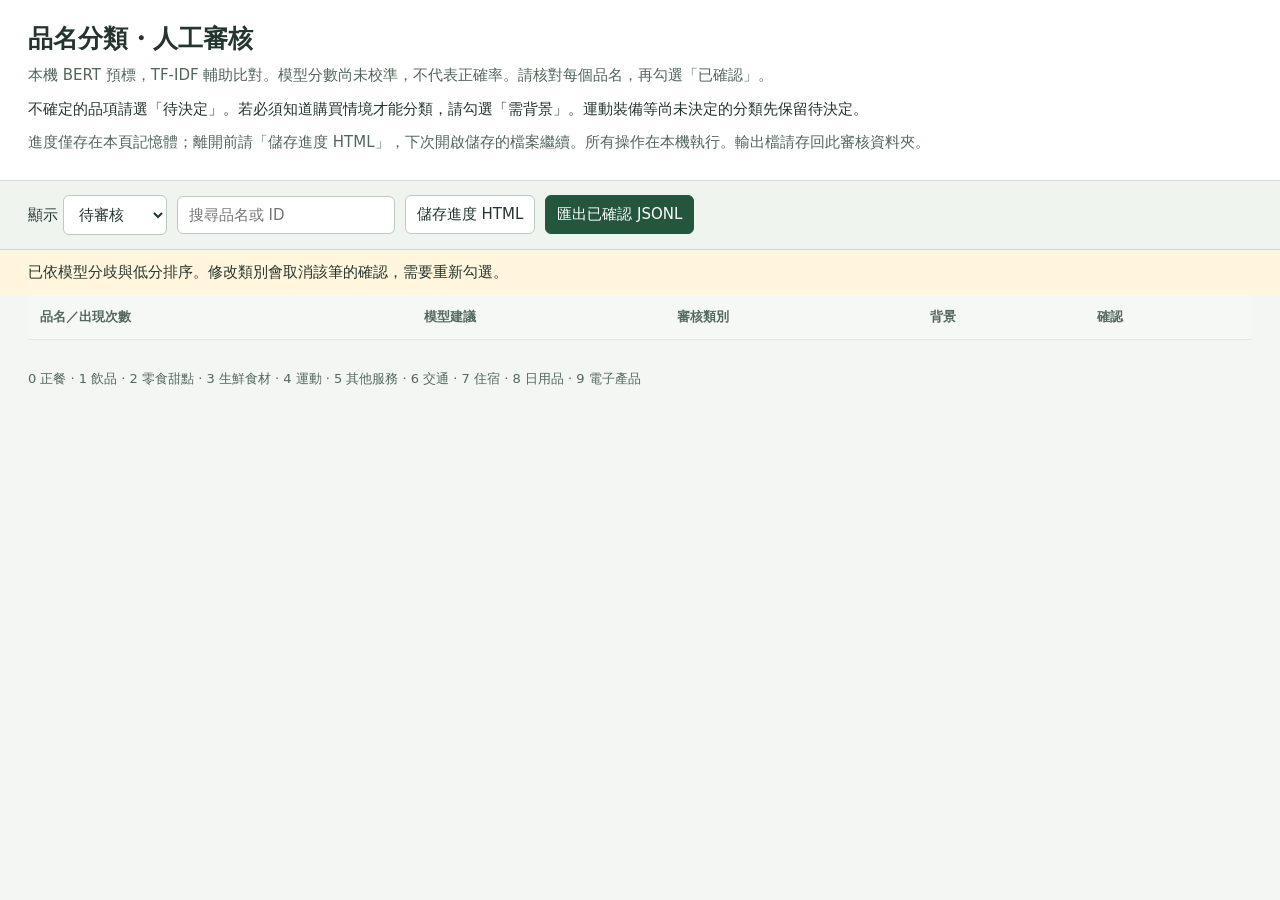
<file: experiments/category-models/review_template.html>
<!doctype html>
<html lang="zh-Hant">
<head>
<meta charset="utf-8">
<meta name="viewport" content="width=device-width,initial-scale=1">
<meta http-equiv="Content-Security-Policy" content="default-src 'none'; script-src 'unsafe-inline'; style-src 'unsafe-inline'; connect-src 'none'; base-uri 'none'; form-action 'none'">
<title>品名分類・人工審核</title>
<style>
:root{font-family:system-ui,"Microsoft JhengHei",sans-serif;color:#24342e;background:#f4f6f3;font-size:15px}*{box-sizing:border-box}body{margin:0}header{padding:22px 28px 16px;background:#fff;border-bottom:1px solid #d7dfd9}h1{font-size:25px;margin:0 0 8px}p{line-height:1.7;margin:8px 0}.sub{color:#52665b}.controls{position:sticky;top:0;z-index:1;display:flex;flex-wrap:wrap;gap:10px;align-items:center;padding:14px 28px;background:#eff4ef;border-bottom:1px solid #ccd8cf}button,input,select{font:inherit;padding:9px 11px;border:1px solid #bccbc1;border-radius:6px;background:white;color:#24342e}button{cursor:pointer}button.primary{background:#24563e;color:#fff;border-color:#24563e}button:focus-visible,input:focus-visible,select:focus-visible{outline:3px solid #ce981b;outline-offset:2px}#summary{font-weight:650;margin-left:auto}#notice{padding:10px 28px;background:#fff6dd;margin:0;min-height:42px}main{padding:0 28px 30px;overflow-x:auto}table{border-collapse:collapse;width:100%;background:white}th,td{padding:13px 12px;text-align:left;border-bottom:1px solid #e0e7e2;vertical-align:middle}th{font-size:13px;color:#53685c;background:#f6f8f5}td.name{min-width:240px;max-width:500px;overflow-wrap:anywhere;font-weight:550}.id{display:block;font-size:11px;font-weight:400;color:#68796e;margin-top:5px}.flags{font-size:12px;color:#8a591c;line-height:1.6}.prediction{font-size:13px;white-space:nowrap}.done{background:#eef8f0}input[type=checkbox]{width:19px;height:19px;vertical-align:middle;accent-color:#24563e}label.check{white-space:nowrap;cursor:pointer}select.category{min-width:130px}.empty{padding:30px;text-align:center;color:#65786c}footer{padding:0 28px 24px;color:#53685c;font-size:13px}@media(max-width:700px){header,.controls{padding:14px}main{padding:0 10px 20px}#summary{margin-left:0;width:100%}h1{font-size:22px}}
</style>
</head>
<body>
<header>
<h1>品名分類・人工審核</h1>
<p class="sub">本機 BERT 預標，TF-IDF 輔助比對。模型分數尚未校準，不代表正確率。請核對每個品名，再勾選「已確認」。</p>
<p>不確定的品項請選「待決定」。若必須知道購買情境才能分類，請勾選「需背景」。運動裝備等尚未決定的分類先保留待決定。</p>
<p class="sub">進度僅存在本頁記憶體；離開前請「儲存進度 HTML」，下次開啟儲存的檔案繼續。所有操作在本機執行。輸出檔請存回此審核資料夾。</p>
</header>
<div class="controls">
<label>顯示 <select id="filter"><option value="pending">待審核</option><option value="priority">優先審核</option><option value="all">全部</option><option value="confirmed">已確認</option></select></label>
<input id="search" type="search" placeholder="搜尋品名或 ID" aria-label="搜尋品名或 ID">
<button id="save">儲存進度 HTML</button>
<button class="primary" id="export">匯出已確認 JSONL</button>
<span id="summary" aria-live="polite"></span>
</div>
<p id="notice" role="status">已依模型分歧與低分排序。修改類別會取消該筆的確認，需要重新勾選。</p>
<main><table><thead><tr><th>品名／出現次數</th><th>模型建議</th><th>審核類別</th><th>背景</th><th>確認</th></tr></thead><tbody id="rows"></tbody></table><div class="empty" id="empty" hidden>此篩選下沒有品項。</div></main>
<footer>0 正餐 · 1 飲品 · 2 零食甜點 · 3 生鮮食材 · 4 運動 · 5 其他服務 · 6 交通 · 7 住宿 · 8 日用品 · 9 電子產品</footer>
<script id="review-data" type="application/json"><!--REVIEW_DATA--></script>
<script>
/*REVIEW_CORE*/
const payload = JSON.parse(document.getElementById('review-data').textContent);
const rows = payload.rows;
const categories = payload.categories;
const reasonLabels = {model_disagreement:'模型意見不同',low_score:'BERT 分數偏低',small_margin:'前兩類接近',tfidf_out_of_vocabulary:'TF-IDF 未見字詞'};
let dirty = false;
const byId = id => document.getElementById(id);
const notify = message => {byId('notice').textContent = message;};
function element(tag, text, className) {
  const value = document.createElement(tag);
  if (text !== undefined) value.textContent = text;
  if (className) value.className = className;
  return value;
}
function selectedCategory(row) {
  // An explicit undecided selection (null) must survive saving/reopening.
  return row.selection_made ? (row.category ?? 10) : row.suggested_category;
}
function refresh() {
  const confirmed = ReviewCore.confirmedRows(rows).length;
  byId('summary').textContent = `共 ${rows.length} 筆 · 已確認 ${confirmed} · 待審核 ${rows.length-confirmed}`;
  const query = byId('search').value.trim().toLocaleLowerCase();
  const filter = byId('filter').value;
  const visible = rows.filter(row => {
    const done = row.review_status === 'human_confirmed';
    return (!query || row.name.toLocaleLowerCase().includes(query) || row.id.includes(query)) &&
      (filter === 'all' || (filter === 'pending' && !done) || (filter === 'priority' && !done && row.review_reasons.length) || (filter === 'confirmed' && done));
  });
  byId('rows').replaceChildren();
  for (const row of visible) {
    const tr = element('tr', undefined, row.review_status === 'human_confirmed' ? 'done' : '');
    const name = element('td', row.name, 'name');
    name.append(element('span', `${row.occurrences} 次 · ${row.id}`, 'id'));
    const predictions = element('td', undefined, 'prediction');
    predictions.append(element('div', `BERT：${categories[row.suggested_category]} (${(100*row.bert_score).toFixed(1)} 分)`));
    predictions.append(element('div', `TF-IDF：${categories[row.tfidf_category]}`));
    predictions.append(element('div', row.review_reasons.map(r=>reasonLabels[r] || r).join('／'), 'flags'));
    const cell = element('td');
    const select = element('select', undefined, 'category');
    select.setAttribute('aria-label', `審核類別 ${row.id}`);
    [...categories, '待決定'].forEach((label, index) => {
      const option = element('option', `${index} ${label}`); option.value=index; select.append(option);
    });
    select.value = selectedCategory(row);
    select.addEventListener('change', () => {
      row.selection_made = true; ReviewCore.choose(row, Number(select.value)); dirty = true; refresh();
    });
    cell.append(select);
    const contextCell = element('td');
    const contextLabel = element('label', undefined, 'check');
    const context = element('input'); context.type='checkbox'; context.checked=row.name_only_context_needed;
    context.addEventListener('change', () => {
      row.name_only_context_needed=context.checked; row.review_status='model_pending'; dirty=true; refresh();
    });
    contextLabel.append(context, document.createTextNode(' 需背景')); contextCell.append(contextLabel);
    const confirmCell = element('td');
    const label = element('label', undefined, 'check');
    const checkbox = element('input'); checkbox.type='checkbox'; checkbox.checked=row.review_status === 'human_confirmed';
    checkbox.disabled=Number(select.value)===10;
    checkbox.addEventListener('change', () => {
      row.selection_made=true; ReviewCore.confirm(row, Number(select.value), checkbox.checked); dirty=true; refresh();
    });
    label.append(checkbox, document.createTextNode(' 已確認')); confirmCell.append(label);
    tr.append(name, predictions, cell, contextCell, confirmCell); byId('rows').append(tr);
  }
  byId('empty').hidden=visible.length !== 0;
}
function download(name, content, mime) {
  const url = URL.createObjectURL(new Blob([content], {type:mime}));
  const link = element('a'); link.href=url; link.download=name; document.body.append(link); link.click(); link.remove();
  setTimeout(()=>URL.revokeObjectURL(url), 30000);
}
byId('save').addEventListener('click', () => {
  const clone = document.documentElement.cloneNode(true);
  clone.querySelector('#review-data').textContent=ReviewCore.safeJson(payload);
  clone.querySelector('#rows').replaceChildren();
  download(`review-progress-${payload.batch_id}.html`, '<!doctype html>\n'+clone.outerHTML, 'text/html;charset=utf-8');
  dirty=false; notify('已送出進度 HTML 下載。請確認檔案已儲存，再關閉本頁；下次開啟該檔案繼續審核。');
});
byId('export').addEventListener('click', () => {
  const confirmed=ReviewCore.confirmedRows(rows);
  if (!confirmed.length) {notify('尚無已確認品項。請核對類別後，逐筆勾選「已確認」。');return;}
  download(`labeled-items-${payload.batch_id}.jsonl`, confirmed.map(row=>JSON.stringify(row)).join('\n')+'\n', 'application/x-ndjson;charset=utf-8');
  notify(`已送出 ${confirmed.length} 筆已確認標註下載；其餘 ${rows.length-confirmed.length} 筆未納入。若要保留待審核進度，請另存進度 HTML。`);
});
byId('filter').addEventListener('change', refresh);
byId('search').addEventListener('input', refresh);
window.addEventListener('beforeunload', event => {if(dirty){event.preventDefault();event.returnValue='';}});
refresh();
</script>
</body></html>
</file>
<file: demo/styles.css>
/* The v1 palette and receipt mark are carried into a separate v2 stylesheet. */
:root{color-scheme:dark;--paper:#101010;--surface:#191919;--raised:#222221;--ink:#f2f1ed;--muted:#a6a5a0;--line:#30302e;--accent:#ef8588;--font:"Segoe UI","Microsoft JhengHei",sans-serif}
*{box-sizing:border-box}body{margin:0;background:var(--paper);color:var(--ink);font:14px/1.6 var(--font);-webkit-font-smoothing:antialiased}button,input,select{font:inherit}button{cursor:pointer}a{color:inherit}button,input,select{color:var(--ink)}button:disabled{opacity:.5;cursor:wait}button{transition:background .15s,color .15s}button:hover:not(:disabled){filter:brightness(1.12)}[hidden]{display:none!important}button:focus-visible,a:focus-visible,input:focus-visible,select:focus-visible{outline:2px solid var(--accent);outline-offset:4px}::selection{background:#713539;color:white}.skip-link{position:absolute;left:16px;top:-80px;padding:10px;background:var(--surface);z-index:4}.skip-link:focus{top:10px}
header{max-width:1328px;margin:auto;padding:25px 40px;display:flex;justify-content:space-between;align-items:center;gap:16px;border-bottom:1px solid var(--line)}.brand{display:flex;align-items:center;gap:12px;font-size:18px;font-weight:650;letter-spacing:2px;text-decoration:none}.brand-mark{width:30px;height:33px;border:1.5px solid var(--accent);border-radius:6px;display:grid;align-content:center;gap:4px;padding:6px}.brand-mark i{height:2px;background:var(--accent);display:block}.brand-mark i:last-child{width:55%}.edition{margin-left:8px;font-size:10px;letter-spacing:1.8px;color:var(--muted);font-weight:400}.header-actions{display:flex;gap:18px;align-items:center}.service-status{font-size:11px;color:var(--muted);white-space:nowrap}.service-status:before{content:'';display:inline-block;width:6px;height:6px;background:var(--muted);border-radius:50%;margin-right:8px}.service-status.connected:before{background:#a4c5ab}.quiet{background:transparent;border:1px solid var(--line);padding:7px 12px;border-radius:6px;color:var(--ink)}main{max-width:1220px;margin:auto;padding:58px 40px 36px;min-height:calc(100vh - 167px)}.auth-layout{display:grid;grid-template-columns:1.1fr 1fr;align-items:center;gap:clamp(40px,7vw,105px)}.eyebrow{font-size:10px;letter-spacing:2px;color:var(--muted);margin:0 0 17px;font-weight:600}h1{font-size:clamp(32px,3.6vw,50px);line-height:1.4;letter-spacing:-1px;margin:0;font-weight:600}h1 em{font-style:normal;color:var(--accent)}.subtitle{color:var(--muted);line-height:1.9;margin:21px 0 0;font-size:14px}h2{font-size:24px;font-weight:600;margin:0 0 8px;letter-spacing:-.5px}h3{font-size:15px;font-weight:600;margin:0}.muted,.small,small{color:var(--muted)}.small,small{font-size:12px}.receipt-preview{max-width:370px;margin:40px 0 0;border:1px solid var(--line);border-radius:4px;background:linear-gradient(120deg,#1b1b1a,#161616);padding:22px 24px;transform:rotate(-2deg)}.receipt-top{display:flex;justify-content:space-between;font-size:11px;letter-spacing:1px}.receipt-item{display:flex;justify-content:space-between;align-items:center;gap:15px;margin:28px 0;font-size:20px}.category-pill{font-size:12px;background:#352324;border:1px solid #5d383b;color:var(--accent);padding:4px 12px;border-radius:4px}.receipt-rule{border-top:1px dashed #484743}.receipt-bottom{display:flex;justify-content:space-between;gap:8px;font-size:11px;color:var(--muted);margin-top:18px}.intro-note{color:var(--muted);font-size:12px;margin:25px 0 0}.auth-card{padding:28px 32px 30px;border:1px solid var(--line);border-radius:16px;background:var(--surface)}.auth-tabs{display:flex;border-bottom:1px solid var(--line);margin-bottom:28px;gap:25px}.auth-tabs button{padding:0 0 13px;border:0;border-bottom:2px solid transparent;background:transparent;color:var(--muted)}.auth-tabs button[aria-pressed=true]{color:var(--ink);border-bottom-color:var(--accent)}#auth-subtitle{font-size:13px;margin:0 0 24px}label{display:block;font-size:13px;margin:16px 0 7px}.optional{font-size:11px;color:var(--muted);margin-left:7px}input,select{display:block;width:100%;border:1px solid #454441;border-radius:7px;background:#111111;padding:11px 13px;min-height:45px}input::placeholder{color:#888781}small{display:block;margin-top:7px;font-size:11px}.primary{background:var(--accent);border:1px solid var(--accent);color:#241314;font-weight:650;border-radius:7px;padding:12px 18px;min-height:46px;width:100%;margin-top:24px}.secondary{border:1px solid #5a514e;background:#242221;color:var(--ink);padding:11px 14px;border-radius:7px;white-space:nowrap}.divider{border-top:1px solid var(--line);position:relative;text-align:center;margin:31px 0 22px;height:0}.divider span{position:relative;top:-11px;padding:0 12px;background:var(--surface);font-size:11px;color:var(--muted)}#demo-form{display:flex;gap:8px}#demo-form select{min-width:0}#demo-note{margin:9px 0 0}.message{border-radius:6px;padding:11px 13px;font-size:13px;overflow-wrap:anywhere}.error{background:#382125;color:#ffb6b8;border:1px solid #694044}.success{background:#1d3026;color:#b6dbc1;border:1px solid #395044}.service-alert{display:flex;align-items:center;justify-content:space-between;gap:15px;margin-bottom:26px;padding:12px 16px;border:1px solid #684c35;border-radius:7px;background:#2d241b;color:#eac39d;font-size:13px}
.workspace-heading{display:flex;justify-content:space-between;align-items:end;gap:24px;margin-bottom:30px}.workspace-heading h1{font-size:clamp(26px,2.8vw,35px)}.workspace-heading .subtitle{margin-top:12px}.identity{border:1px solid var(--line);padding:7px 12px;border-radius:6px;font-size:12px;color:var(--muted);max-width:220px;overflow-wrap:anywhere}.model-note{font-size:12px;border-left:2px solid var(--accent);padding:8px 13px;background:#1d1818;color:#d8b7b7;margin-bottom:25px}.classify-layout{display:grid;grid-template-columns:340px minmax(0,1fr);gap:24px;align-items:start}.input-card,.result-card{border:1px solid var(--line);border-radius:12px;padding:26px;background:var(--surface)}.input-card h2{font-size:22px}.input-card label{margin-top:25px}.examples{display:flex;flex-wrap:wrap;gap:8px;margin-top:25px}.examples>span{flex-basis:100%;font-size:11px;color:var(--muted)}.examples button{background:transparent;border:1px solid #49403f;border-radius:5px;padding:6px 10px;font-size:12px}.input-note{border-top:1px solid var(--line);padding-top:20px;margin-top:28px;color:var(--muted);font-size:12px}.result-card{min-height:405px}.result-heading{display:flex;align-items:center;justify-content:space-between;gap:12px}.result-heading .eyebrow{margin:0}#classification-status{color:var(--accent);font-size:12px}.empty-state{text-align:center;padding:67px 15px 55px;color:var(--muted)}.empty-state p{font-size:12px}.empty-lines{display:grid;gap:7px;width:38px;margin:0 auto 24px}.empty-lines i{display:block;height:2px;background:#5c514f}.empty-lines i:last-child{width:60%}.result-name{font-size:14px;color:var(--muted);margin:27px 0 12px;overflow-wrap:anywhere}.category-result{display:flex;justify-content:space-between;align-items:center;gap:12px}.category-result h2{font-size:35px;color:var(--accent);margin:0}.probability{text-align:right}.probability strong{font-size:26px;display:block;font-weight:500;font-variant-numeric:tabular-nums}.probability span{color:var(--muted);font-size:11px}.confidence-track{height:3px;background:var(--line);margin-top:16px}.confidence-track>div{height:100%;background:var(--accent);width:0}.confidence-note{font-size:11px;margin:12px 0 26px}.attributes-heading{display:flex;justify-content:space-between;align-items:center;border-top:1px solid var(--line);padding-top:20px}.attribute-list{display:grid;grid-template-columns:repeat(2,minmax(0,1fr));column-gap:28px;margin:16px 0 0}.attribute-row{display:flex;justify-content:space-between;gap:12px;border-bottom:1px solid #2c2c29;padding:9px 0;font-size:12px}.attribute-row dt{color:var(--muted)}.attribute-row dd{margin:0;text-align:right;overflow-wrap:anywhere}.attribute-row .unknown{color:#8d8c86}.pending-note{color:#d7bf96;font-size:13px;padding:13px;background:#27231c;border-radius:6px}.workspace-footnote{margin:24px 0 0;color:var(--muted);font-size:12px}footer{max-width:1248px;margin:auto;padding:20px 0 25px;border-top:1px solid var(--line);display:flex;justify-content:space-between;color:var(--muted);font-size:11px}
@media(max-width:900px){header{padding:22px 26px}main{padding:35px 26px}.auth-layout{gap:30px;grid-template-columns:1fr 1fr}.auth-card{padding:25px}.edition{display:none}.receipt-preview{padding:18px}.classify-layout{grid-template-columns:290px minmax(0,1fr);gap:16px}.input-card,.result-card{padding:22px}footer{margin:0 26px}.attribute-list{column-gap:18px}}
@media(max-width:640px){header{padding:18px 20px}.brand{font-size:16px;letter-spacing:1px}.header-actions{gap:9px}.service-status{font-size:10px}.quiet{padding:6px 9px;font-size:12px}main{padding:29px 20px}.auth-layout{grid-template-columns:1fr;gap:27px}.intro h1{font-size:34px}.intro h1 br{display:none}.intro .subtitle{font-size:13px;margin-top:12px}.intro .subtitle br{display:none}.receipt-preview,.intro-note{display:none}.eyebrow{font-size:9px;margin-bottom:11px;letter-spacing:1.4px}.auth-card{padding:23px}.auth-tabs{margin-bottom:23px}.workspace-heading{display:block;margin-bottom:20px}.workspace-heading h1{font-size:28px}.identity{display:inline-block;margin-top:14px}.classify-layout{grid-template-columns:1fr}.input-note{margin-bottom:0}.result-card{min-height:300px}.empty-state{padding:43px 12px}.attribute-list{column-gap:20px}input,select{font-size:16px}.service-alert{align-items:flex-start}footer{margin:0 20px;gap:20px}.category-result h2{font-size:30px}}
@media(prefers-reduced-motion:reduce){*{transition:none!important}}
.workspace-nav{display:flex;gap:24px;border-bottom:1px solid var(--line);margin:-15px 0 34px;overflow-x:auto}.workspace-nav button{background:none;border:0;border-bottom:2px solid transparent;padding:13px 0;color:var(--muted);white-space:nowrap}.workspace-nav button[aria-current=page]{color:var(--ink);border-color:var(--accent)}.upload-layout{display:grid;grid-template-columns:1fr 1fr;gap:24px;margin-top:30px}.upload-layout .result-card{min-height:250px}progress{width:100%;height:10px;accent-color:var(--accent)}input[type=file]{max-width:100%;font-size:13px}.section-header{display:flex;justify-content:space-between;gap:18px;align-items:center}.section-header h1{font-size:30px}.trait-values{display:grid;grid-template-columns:repeat(3,minmax(0,1fr));gap:10px}.trait-value{padding:14px;border:1px solid var(--line);border-radius:8px;display:grid;grid-template-columns:1fr auto;gap:12px;font-size:12px;background:var(--surface)}.trait-value strong{color:var(--accent);font-variant-numeric:tabular-nums}.trait-value meter{grid-column:span 2;width:100%;height:9px;accent-color:var(--accent)}.report-heading{margin-top:28px}#report-frame,#network-frame{display:block;border:1px solid var(--line);border-radius:10px;width:100%;height:850px;background:var(--paper);margin-top:18px}#network-frame{height:950px}.match-controls{display:flex;align-items:center;justify-content:space-between;gap:20px;margin:25px 0 18px}.match-controls [role=group]{display:flex;gap:8px}.match-controls button{border:1px solid var(--line);background:var(--surface);color:var(--muted);padding:9px 22px;border-radius:6px}.match-controls button[aria-pressed=true]{border-color:var(--accent);color:var(--accent)}.match-controls label{display:flex;align-items:center;gap:10px;margin:0;white-space:nowrap}.match-controls select{min-width:110px}.match-list{display:grid;grid-template-columns:repeat(2,minmax(0,1fr));gap:14px}.match-card{text-align:left;border:1px solid var(--line);border-radius:14px;background:var(--surface);padding:18px;color:var(--ink)}.match-card:hover,.match-card:focus-visible{border-color:#5eeac7}.match-card-head{display:flex;justify-content:space-between;gap:15px;align-items:baseline}.match-card-head h3{overflow-wrap:anywhere}.match-card-head strong{font-size:26px;white-space:nowrap}.similar-score{color:#5eeac7}.opposite-score{color:#ffb65c}#profile-message,#match-status,#network-status{overflow-wrap:anywhere;color:var(--muted)}@media(max-width:640px){.workspace-nav{gap:20px;margin-top:-10px;margin-bottom:26px;font-size:13px}.upload-layout{grid-template-columns:1fr;gap:16px}.section-header{align-items:start}.section-header h1{font-size:25px}.section-header .quiet{flex-shrink:0}.trait-values{grid-template-columns:repeat(2,minmax(0,1fr))}.trait-value{font-size:11px;padding:12px;gap:8px}.match-list{grid-template-columns:1fr}.match-controls{gap:10px}.match-controls button{padding:9px 14px}.match-controls select{min-width:95px}#report-frame{height:820px}#network-frame{height:1100px}}

.explain-panel{margin:24px 0;padding:28px;background:var(--surface);border:1px solid var(--line);border-top:3px solid var(--accent);border-radius:12px;overflow-wrap:anywhere}
.explain-heading{display:flex;justify-content:space-between;align-items:center;gap:24px}.explain-heading h2{margin:0;font-size:23px}.explain-score{font-size:42px;white-space:nowrap;font-variant-numeric:tabular-nums}
.explain-summary{display:grid;grid-template-columns:0.75fr 1.25fr 1fr;border:1px solid var(--line);border-radius:8px;margin:22px 0;overflow:hidden}.explain-step{padding:18px;min-width:0}.explain-step+.explain-step{border-left:1px solid var(--line)}.explain-step h3{font-size:13px;margin:0}.explain-equation{display:flex;flex-wrap:wrap;align-items:baseline;gap:5px;font-size:15px;margin-bottom:0}.explain-number{font-family:Consolas,monospace;font-variant-numeric:tabular-nums;overflow-wrap:anywhere;min-width:0}.explain-equation .explain-number{color:var(--ink)}
.explain-controls{display:flex;align-items:center;justify-content:space-between;gap:12px;margin-top:30px}.explain-controls h3{font-size:16px}.explain-controls label{display:flex;align-items:center;gap:8px;font-size:12px;margin:0}.explain-controls select{width:auto;font-size:13px;padding:7px}
.explain-table{width:100%;border-collapse:collapse;table-layout:fixed;font-size:12px}.explain-table caption{text-align:left;color:var(--muted);font-size:12px;padding:12px 0}.explain-table th,.explain-table td{text-align:right;padding:13px 8px;border-bottom:1px solid var(--line);vertical-align:top}.explain-table thead th{font-size:11px;font-weight:400;color:var(--muted)}.explain-table th:first-child{width:25%;text-align:left}.explain-table tbody th{font-weight:500}.explain-table small{display:block;font-size:10px;margin-top:5px}.explain-table tbody tr:hover{background:rgba(255,255,255,.025)}
@media(max-width:700px){.explain-panel{padding:18px}.explain-heading{align-items:flex-start;gap:12px}.explain-heading h2{font-size:19px}.explain-score{font-size:30px}.explain-summary{grid-template-columns:1fr}.explain-step+.explain-step{border-left:0;border-top:1px solid var(--line)}.explain-controls{align-items:start}.explain-controls label{flex-direction:column;align-items:flex-start;gap:4px}.explain-table,.explain-table tbody{display:block}.explain-table caption{display:block}.explain-table thead{position:absolute;width:1px;height:1px;clip-path:inset(50%);overflow:hidden}.explain-table tr{display:grid;grid-template-columns:repeat(2,minmax(0,1fr));border:1px solid var(--line);border-radius:7px;margin-bottom:12px;padding:8px}.explain-table th:first-child{grid-column:1/-1;width:auto;border-bottom:1px solid var(--line)}.explain-table td{display:block;text-align:left;border:0;padding:9px 8px}.explain-table td::before{content:attr(data-label);display:block;color:var(--muted);font-size:10px;margin-bottom:4px}.explain-table td:last-child{grid-column:1/-1}}

.account-grid{display:grid;grid-template-columns:repeat(2,minmax(0,1fr));gap:20px;margin:28px 0}.account-grid h2{font-size:20px;margin-top:0}.account-month{display:flex;align-items:center;justify-content:space-between;gap:15px;padding:13px 0;border-bottom:1px solid var(--line)}.account-danger{border-color:#754144}.account-logout{display:flex;align-items:center;justify-content:space-between;gap:20px;padding:20px 0;border-top:1px solid var(--line)}.account-logout button{width:auto;white-space:nowrap}#account-confirm{width:min(460px,calc(100% - 36px));border:1px solid var(--line);border-top:3px solid var(--accent);border-radius:14px;background:var(--surface);color:var(--ink);padding:26px}#account-confirm::backdrop{background:#000b}.confirm-actions{display:flex;gap:12px;margin-top:24px}.confirm-actions button{flex:1;margin:0}#account-error,#account-notice{overflow-wrap:anywhere}@media(max-width:640px){.account-grid{grid-template-columns:1fr;gap:16px}.account-logout{align-items:flex-start;flex-direction:column}.account-logout button{width:100%}}

/* Keep everyday navigation separate from occasional account/data operations. */
.settings-menu{position:relative}.settings-options{position:absolute;right:0;top:calc(100% + 10px);width:268px;max-width:calc(100vw - 40px);padding:8px;background:var(--surface);border:1px solid var(--line);border-radius:12px;box-shadow:0 16px 40px #0008;z-index:10}
.settings-options button{display:block;text-align:left;width:100%;border:0;border-radius:7px;background:transparent;padding:10px 12px}
.settings-options button:hover,.settings-options button[aria-current=page]{background:var(--raised)}
.settings-options button span{display:block;font-size:11px;color:var(--muted);margin-top:2px}
.menu-identity{display:block;padding:8px 12px 12px;color:var(--muted);border-bottom:1px solid var(--line);overflow-wrap:anywhere}
#switch-account{border-top:1px solid var(--line);border-radius:0;margin-top:5px}
#settings-toggle{white-space:nowrap}#settings-toggle span{margin-left:10px}
.explain-details{margin-top:24px;border-top:1px solid var(--line)}
.explain-details>summary{cursor:pointer;padding:18px 0;color:var(--muted)}
.explain-details>summary .small{margin-left:14px}
.explain-details[open]>summary{color:var(--ink)}
summary:focus-visible{outline:2px solid var(--accent);outline-offset:4px}
.explain-details .explain-panel{margin-top:0}
@media(max-width:600px){.header-actions{gap:10px}.explain-details>summary .small{display:block;margin:4px 0 0 16px}}

/* Authenticated workspace: one viewport, with native paged scrolling inside home. */
body:has(#workspace-view:not([hidden])){height:100dvh;overflow:hidden}
body:has(#workspace-view:not([hidden]))>header{height:58px;padding:10px 24px;max-width:1328px;width:100%}
body:has(#workspace-view:not([hidden]))>main{height:calc(100dvh - 58px);min-height:0;padding:0 24px;max-width:1328px}
body:has(#workspace-view:not([hidden]))>footer{display:none}
#workspace-view{height:100%;min-height:0}
.workspace-nav{height:44px;margin:0;gap:26px;flex-shrink:0}
.workspace-nav button{padding:10px 0}
#workspace-view>[id$="-panel"]{height:calc(100% - 44px);overflow:auto;padding:18px 0}
#workspace-view>#profile-panel{display:flex;flex-direction:column;overflow:hidden;padding:0}
.profile-header{min-height:54px;flex-shrink:0;padding:10px 0;gap:12px}
.profile-header h1{font-size:23px;line-height:1.2;margin:0}.profile-header h1 em{margin-left:8px}
#profile-pending{flex:0 0 auto;margin:0;padding:4px 0;font-size:12px;color:var(--muted)}
#profile-message:empty{display:none}#profile-message{margin:0;padding:6px 0}
#profile-content{flex:1;min-height:0}
#profile-pages{height:100%;overflow-y:auto;scroll-snap-type:y mandatory;scrollbar-width:thin;overscroll-behavior-y:contain}
.profile-page{box-sizing:border-box;min-height:100%;height:auto;scroll-snap-align:start;scroll-snap-stop:always;padding:4px 8px 12px 0;display:flex;flex-direction:column;gap:12px}
.taste-intro{display:flex;flex-wrap:wrap;gap:3px 20px;color:var(--muted);font-size:12px}
.taste-intro p{margin:0}#profile-overview{color:var(--ink)}
#model-note{flex-basis:100%;color:#c4a19e;font-size:11px}
#profile-pages .trait-values{grid-template-columns:repeat(3,minmax(0,1fr));gap:8px;flex:1}
#profile-pages .trait-value{padding:10px 12px;font-size:12px;gap:5px 8px;align-content:center;min-height:44px;border-radius:7px}
#profile-pages .trait-value meter{height:6px}
.page-turn{display:flex;justify-content:space-between;align-items:center;gap:12px;margin-top:auto;padding-top:8px;border-top:1px solid var(--line);font-size:11px;color:var(--muted)}
.page-note{margin-left:16px}.page-turn button{font-size:12px}
#taste-empty{margin:0}
.month-heading{display:flex;align-items:center;justify-content:space-between;gap:20px}
.month-heading h2{font-size:25px;margin:0}.month-heading .eyebrow{margin:0 0 3px;font-size:10px}
.month-heading label{margin:0;font-size:11px}.month-heading select{padding:5px 10px;min-height:34px;font-size:13px}
#month-summary{display:flex;flex-direction:column;gap:12px;flex:1}
.month-stats{display:grid;grid-template-columns:1.3fr 1fr 1fr;gap:14px;padding:20px 0;border-bottom:1px solid var(--line)}
.month-stats span{display:block;font-size:11px;color:var(--muted)}.month-stats strong{font-size:clamp(21px,3vw,38px);font-weight:500;line-height:1.4}
.month-stats>div:first-child strong{color:var(--accent)}
.month-breakdown-title{font-size:13px;margin:0}
#month-categories{display:grid;grid-template-columns:repeat(2,minmax(0,1fr));gap:10px 24px}
.month-category{display:grid;grid-template-columns:1fr auto;font-size:12px;gap:4px 8px}
.month-category strong{font-weight:500}.month-category meter{grid-column:span 2;width:100%;height:6px}
.month-source{margin:0;font-size:11px}#open-report{align-self:flex-start;margin-top:auto}
#report-dialog{width:calc(100vw - 32px);max-width:1400px;height:calc(100dvh - 32px);max-height:none;padding:0;background:var(--paper);color:var(--ink);border:1px solid var(--line);border-radius:12px}
#report-dialog::backdrop{background:#000b}
.report-dialog-bar{height:54px;display:flex;align-items:center;justify-content:space-between;padding:10px 18px;border-bottom:1px solid var(--line)}
.report-dialog-bar h2{font-size:16px;margin:0}
#report-dialog #report-frame{height:calc(100% - 54px);margin:0;border:0;border-radius:0;width:100%}
#matches-panel .section-header h1{font-size:26px}.match-controls{margin:14px 0}.match-list{gap:10px}.match-card{padding:13px 16px}.match-card p{margin:4px 0}
@media(min-height:650px){.profile-page{height:100%;min-height:fit-content}}
@media(max-width:640px){
 body:has(#workspace-view:not([hidden]))>header{padding:8px 16px;height:52px}
 body:has(#workspace-view:not([hidden]))>main{padding:0 16px;height:calc(100dvh - 52px)}
 .profile-header{min-height:46px;padding:8px 0}.profile-header h1{font-size:19px}
 #profile-pages .trait-values{grid-template-columns:repeat(2,minmax(0,1fr));gap:5px}
 #profile-pages .trait-value{font-size:11px;padding:7px 9px;min-height:36px}
 .profile-page{gap:8px;padding-right:4px;padding-bottom:8px}
 .taste-intro{font-size:11px;gap:2px}.taste-intro p{flex-basis:100%}
 .month-heading{gap:10px}.month-heading h2{font-size:19px}.month-heading label{flex-shrink:0}
 .month-heading select{font-size:12px;max-width:130px}
 .month-stats{gap:10px;padding:12px 0}.month-stats strong{font-size:22px}
 #month-summary{gap:10px}#month-categories{gap:8px 15px}
 .month-category{font-size:11px}.page-note{margin-left:8px}
 #report-dialog{width:100vw;height:100dvh;border-radius:0}
}
@media(max-height:650px) and (min-width:480px){
 .profile-header{min-height:42px;padding:6px 0}.profile-header h1{font-size:20px}
 .profile-page{gap:6px}
 #profile-pages .trait-values{grid-template-columns:repeat(3,minmax(0,1fr));gap:4px}
 #profile-pages .trait-value{padding:5px 8px;min-height:31px;font-size:10px;gap:2px 5px}
 .taste-intro{font-size:10px;gap:0 12px}.taste-intro p{flex-basis:auto}
 #model-note{font-size:10px}.page-turn{padding-top:5px}
 .month-heading h2{font-size:19px}.month-stats{padding:6px 0}.month-stats strong{font-size:23px}
 #month-summary{gap:6px}#month-categories{gap:4px 16px}
}
@media(prefers-reduced-motion:reduce){#profile-pages{scroll-behavior:auto}}

body:has(#workspace-view:not([hidden]))>main{display:flex;flex-direction:column}
#workspace-view{flex:1;min-height:0}
body:has(#workspace-view:not([hidden])) .service-alert{flex-shrink:0;margin:6px 0}

/* A fixed chapter marker and a quiet crossfade keep each screen a distinct scene. */
.chapter-nav{display:flex;gap:3px;padding:3px;border:1px solid var(--line);border-radius:30px;margin-left:auto;flex-shrink:0;background:var(--surface)}
.chapter-nav button{display:flex;align-items:center;gap:7px;padding:5px 12px;border:0;border-radius:24px;background:transparent;color:var(--muted);font-size:11px;transition:background .25s,color .25s}
.chapter-nav button b{font-weight:500;font-variant-numeric:tabular-nums}
.chapter-nav button[aria-current]{background:var(--raised);color:var(--ink)}
.chapter-nav button[aria-current] b{color:var(--accent)}
#profile-pages.is-turning{scroll-snap-type:none}
.profile-page>:not(.page-turn){opacity:var(--chapter-opacity,1)}
#profile-pages .page-turn button{border-radius:24px;padding-left:16px;padding-right:16px}
@media(min-width:900px) and (min-height:700px){
 .profile-header{min-height:70px}
 .profile-header h1{font-size:28px}
 .profile-page{gap:16px;padding-top:10px;padding-bottom:18px}
 .month-heading h2{font-size:32px}
 .month-stats{padding:26px 0}
 .month-stats strong{font-size:clamp(32px,4vw,52px)}
}
@media(max-width:640px){
 .chapter-nav button{padding:5px 8px}.chapter-nav button span{display:none}
 .profile-header{gap:8px}.profile-header #refresh-profile{font-size:11px;padding:6px 8px}
}
@media(max-width:370px){.profile-header h1{font-size:16px}.profile-header h1 em{margin-left:4px}}
@media(prefers-reduced-motion:reduce){
 .chapter-nav button{transition:none}
 .profile-page>:not(.page-turn){opacity:1}
}

/* Report is the home screen; no taste overview or report modal. */
#profile-content{display:flex;flex-direction:column}
#profile-content #report-frame{flex:1;min-height:0;width:100%;height:100%;margin:0;border:0;border-radius:0}
.profile-header{min-height:44px;padding:6px 0}
.profile-header h1{font-size:22px}
#profile-panel>#model-note{flex:0 0 auto;margin:0 0 5px;font-size:10px;color:var(--muted)}

/* Keep more vertical space for each monthly chapter. */
.profile-header{min-height:32px;padding:2px 0}.profile-header h1{font-size:18px}
#profile-panel>#model-note{font-size:9px;line-height:1.3;margin:0 0 3px}

@media(max-height:650px){
 body:has(#workspace-view:not([hidden]))>header{height:44px;padding-block:6px}
 body:has(#workspace-view:not([hidden]))>main{height:calc(100dvh - 44px)}
 .workspace-nav{height:34px}.workspace-nav button{padding:5px 0}
 #workspace-view>[id$="-panel"]{height:calc(100% - 34px)}
}

/* The active navigation already names the report; reserve the second row for data. */
.profile-header{position:relative;min-height:0;height:0;padding:0}
.profile-header h1{position:absolute;width:1px;height:1px;overflow:hidden;clip-path:inset(50%);white-space:nowrap}
.workspace-nav #refresh-profile{margin-left:auto;align-self:center;font-size:11px;padding:4px 10px;border:1px solid var(--line);border-radius:8px}
#workspace-view:has(#profile-panel[hidden]) #refresh-profile{display:none}

/* A person opens a focused result screen; only the parent panel scrolls. */
#workspace-view>#matches-panel{padding:12px 0;scrollbar-width:thin;overflow-x:hidden}
.match-result-header{display:flex;align-items:center;justify-content:space-between;gap:16px;margin-bottom:10px}
.match-result-header h2{font-size:14px;font-weight:500;color:var(--muted);margin:0;overflow-wrap:anywhere;text-align:right}
.match-result-header .quiet{flex-shrink:0;font-size:12px;padding:6px 10px}
#match-result #network-frame{height:550px;margin:0;border:0;border-radius:0;display:block}
#network-status:empty{display:none}
#match-result .explain-details{margin-top:10px}
#match-result .explain-details>summary{padding:10px 0;font-size:11px}
#match-result .explain-details>summary .small{font-size:10px}
@media(max-width:640px){.match-result-header{gap:8px}.match-result-header h2{font-size:11px}.match-result-header .quiet{font-size:11px;padding:6px}}

/* A two-choice entrance, as simple as choosing a dining mode. */
#workspace-view:has(#home-panel:not([hidden]))>.workspace-nav{display:none}
#workspace-view>#home-panel{height:100%;padding:24px 0;display:flex;flex-direction:column;justify-content:center;align-items:center;gap:32px;overflow:auto}
.entry-intro{text-align:center;flex-shrink:0}.entry-intro .eyebrow{color:var(--accent);font-size:10px;letter-spacing:3px;margin:0 0 10px}
.entry-intro h1{font-size:clamp(26px,3vw,36px);font-weight:500;margin:0}
.entry-choices{display:grid;grid-template-columns:repeat(2,minmax(0,1fr));width:min(920px,100%);gap:24px;flex-shrink:0}
.entry-card{position:relative;display:flex;flex-direction:column;align-items:center;justify-content:center;gap:12px;min-height:clamp(280px,46vh,400px);padding:28px 32px 40px;border:1px solid #50403f;border-radius:24px;background:radial-gradient(ellipse at 50% 20%,#302124 0,transparent 65%),#181617;color:var(--ink);cursor:pointer;text-align:center;transition:border-color .2s,background-color .2s,transform .2s}
.entry-connect{border-color:#3e454e;background:radial-gradient(ellipse at 50% 20%,#222b33 0,transparent 65%),#161819}
.entry-card:hover{border-color:var(--accent);transform:translateY(-3px);background-color:#251d20}
.entry-connect:hover{border-color:#9bbcff;background-color:#1e252e}
.entry-card:focus-visible{outline:3px solid var(--accent);outline-offset:5px}
.entry-art{width:160px;height:128px;flex-shrink:0;overflow:visible}
.art-halo{fill:none;stroke:#ef85881c;stroke-width:1}
.entry-connect .art-halo{stroke:#9bbcff1c}
.art-line{fill:none;stroke:var(--accent);stroke-width:2.4;stroke-linecap:round;stroke-linejoin:round}
.art-bar{stroke:var(--accent);stroke-width:6;stroke-linecap:round}
.art-pink{stroke:#ef8588;fill:#ef8588}.art-blue{stroke:#9bbcff;fill:#9bbcff}
.art-line.art-pink,.art-line.art-blue{fill:none}
.art-bridge{fill:none;stroke:#79c9b4;stroke-width:1.6;opacity:.8}
.entry-copy{display:flex;flex-direction:column;gap:12px}
.entry-copy strong{font-size:clamp(24px,2.4vw,30px);font-weight:500;line-height:1.4;letter-spacing:1px}
.entry-copy>span{color:var(--muted);font-size:13px;line-height:1.7}
.entry-self .entry-copy strong{padding-block:21px}
.entry-arrow{position:absolute;right:23px;bottom:19px;color:var(--muted);font-size:22px}
.workspace-nav .back-choice{font-size:11px}
@media(max-width:640px){
 #workspace-view>#home-panel{gap:22px;padding:24px 0;justify-content:safe center}
 .entry-intro h1{font-size:25px}.entry-intro .eyebrow{font-size:9px;letter-spacing:2px}
 .entry-choices{grid-template-columns:1fr;gap:14px;max-width:420px}
 .entry-card{flex-direction:row;justify-content:flex-start;gap:14px;min-height:156px;padding:22px 23px 22px 16px;border-radius:18px;text-align:left}
 .entry-art{width:70px;height:80px}.entry-copy{gap:7px}.entry-copy strong{font-size:22px;letter-spacing:0}
 .entry-copy>span{font-size:11px;max-width:17em}.entry-self .entry-copy strong{padding:0}
 .entry-arrow{right:12px;bottom:10px;font-size:17px}
 .workspace-nav{gap:16px}.workspace-nav .back-choice{font-size:10px}
}
@media(max-height:600px) and (min-width:641px){
 #workspace-view>#home-panel{gap:15px;padding:12px 0}
 .entry-card{min-height:250px;padding:16px 28px 28px;gap:4px}.entry-art{width:112px;height:90px}
 .entry-copy{gap:6px}.entry-copy strong{font-size:24px}.entry-self .entry-copy strong{padding-block:17px}
}
@media(max-width:640px) and (max-height:600px){
 #workspace-view>#home-panel{gap:14px;padding:12px 0}
 .entry-intro h1{font-size:22px}.entry-intro .eyebrow{margin-bottom:6px;font-size:8px}
 .entry-choices{gap:12px}.entry-card{min-height:130px;padding:16px 22px 16px 12px;gap:12px}
 .entry-art{width:58px;height:70px}.entry-copy strong{font-size:20px}.entry-copy>span{font-size:10.5px}
}
#workspace-view>#home-panel{justify-content:safe center}
.entry-intro h1:focus{outline:none}

body:has(#profile-panel[hidden]) #refresh-profile{display:none}
.workspace-nav .back-choice{border-bottom:0}

/* Keep the result header subordinate to the full-width relationship. */
.match-result-header{margin-bottom:6px;gap:10px}
#workspace-view>#matches-panel{padding-top:6px;padding-bottom:6px}
#match-result .explain-details{margin-top:6px}
#match-result .explain-details>summary{padding:6px 0}

/* A selected match becomes a full-window canvas. Controls float above it. */
body.network-fullscreen>header{display:none}
body.network-fullscreen>main{max-width:none;width:100%;height:100dvh;padding:0}
.network-fullscreen #workspace-view>#matches-panel{position:fixed;inset:0;width:100%;height:100dvh;padding:0;overflow:hidden;background:var(--paper);z-index:40}
.network-fullscreen #match-result{position:relative;height:100%;width:100%}
.network-fullscreen #match-result #network-frame{position:absolute;inset:0;width:100%;height:100%!important;border:0;margin:0}
.network-fullscreen .match-result-header{position:absolute;top:12px;left:16px;z-index:3;margin:0}
.network-fullscreen .match-result-header h2{position:absolute;width:1px;height:1px;overflow:hidden;clip-path:inset(50%)}
.network-fullscreen .match-result-header .quiet,.network-fullscreen .workspace-nav .back-choice{background:#171717e8;border:1px solid #ffffff26;border-radius:8px;padding:8px 12px;min-height:36px;font-size:11px;color:#ddd9d1}
.network-fullscreen .workspace-nav{position:fixed;top:12px;left:152px;height:auto;width:auto;border:0;z-index:50}
.network-fullscreen #network-status:not(:empty){position:absolute;top:45%;left:10%;right:10%;text-align:center;z-index:2}
.network-fullscreen #match-result .explain-details{position:absolute;right:16px;bottom:14px;z-index:4;margin:0;border:1px solid #ffffff26;border-radius:9px;background:#171717f5;max-width:calc(100% - 32px)}
.network-fullscreen #match-result .explain-details>summary{padding:8px 12px;font-size:11px}
.network-fullscreen #match-result .explain-details>summary .small{display:none}
.network-fullscreen #match-result .explain-details[open]{left:16px;top:64px;overflow:auto;overscroll-behavior:contain}
.network-fullscreen #match-result .explain-details[open]>summary{position:sticky;top:0;background:#242020;z-index:1}
.network-fullscreen #explain-panel{padding:18px}
@media(max-width:640px){
 .network-fullscreen .match-result-header{left:12px;top:10px}
 .network-fullscreen .workspace-nav{left:12px;top:52px}
 .network-fullscreen .match-result-header .quiet,.network-fullscreen .workspace-nav .back-choice{padding:6px 9px;min-height:32px;font-size:10px}
 .network-fullscreen #match-result .explain-details{right:12px;bottom:12px}
 .network-fullscreen #match-result .explain-details[open]{left:12px;top:98px}
 .network-fullscreen #explain-panel{padding:10px}
}

/* Consistent asynchronous feedback, with no invented percentage. */
.status-loading,.is-loading{display:flex;align-items:center;justify-content:center;gap:10px}
.status-loading::before,.is-loading::before{content:'';display:inline-block;flex:0 0 16px;width:16px;height:16px;border:2px solid currentColor;border-right-color:transparent;border-radius:50%;animation:feedback-spin .85s linear infinite;opacity:.85}
button.is-loading{cursor:wait}
#auth-status{color:var(--accent);font-size:13px;justify-content:flex-start;margin:12px 0}
#account-loading.status-loading,#upload-state.status-loading,#match-status.status-loading{justify-content:flex-start}
.service-status.status-loading::before{background:none;margin:0;width:10px;height:10px;flex-basis:10px}
#profile-panel{position:relative}
.view-feedback{position:absolute;inset:0;display:flex;flex-direction:column;align-items:center;justify-content:center;gap:16px;padding:28px;text-align:center;z-index:2;background:var(--paper)}
.view-feedback p{margin:0;line-height:1.8;font-size:14px;color:var(--muted);max-width:440px}
.view-feedback .status-loading{flex-direction:column;gap:22px}
.view-feedback .status-loading::before{width:34px;height:34px;flex-basis:34px;border-width:2px;color:var(--accent)}
#profile-feedback{inset:20px 0 0}
#profile-retry,#network-retry{min-height:40px}
.network-fullscreen #network-feedback #network-status{position:static;text-align:center}
#network-feedback{z-index:2}
#upload-background{font-size:10px;max-width:160px;padding:5px 8px}
#confirm-progress{color:var(--accent);font-size:13px}
.match-skeletons{display:grid;grid-template-columns:1fr 1fr;gap:14px}
.match-skeletons>div{height:105px;padding:24px;border:1px solid var(--line);border-radius:14px;background:var(--surface)}
.match-skeletons i{display:block;height:12px;width:55%;margin:0 0 18px;border-radius:4px;background:#39302f;animation:feedback-pulse 1.4s ease-in-out infinite}
.match-skeletons i+i{width:80%;height:8px}
@keyframes feedback-spin{to{transform:rotate(360deg)}}
@keyframes feedback-pulse{50%{opacity:.35}}
@media(max-width:640px){.match-skeletons{grid-template-columns:1fr}.view-feedback{padding:22px}.header-actions:has(#upload-background:not([hidden])) #service-status{display:none}}
@media(prefers-reduced-motion:reduce){.status-loading::before,.is-loading::before,.match-skeletons i{animation:none}}

@media(max-width:640px){
 body:has(#upload-background:not([hidden]))>header .brand{font-size:12px;gap:7px;white-space:nowrap}
 #upload-background{font-size:9px;gap:5px;padding:5px 7px;white-space:nowrap}
 #upload-background.is-loading::before{width:12px;height:12px;flex-basis:12px}
}

/* Monthly library: compact controls stay visible while only the list scrolls. */
.uploaded-entry{margin-top:18px}
#months-dialog{width:min(600px,calc(100vw - 32px));max-height:calc(100dvh - 32px);padding:26px;border:1px solid #51413f;border-radius:18px;background:var(--surface);color:var(--ink)}
#months-dialog[open]{display:flex;flex-direction:column;gap:12px}
#months-dialog::backdrop{background:#000b;backdrop-filter:blur(5px)}
.months-header,.months-tools,.months-select,.months-actions{display:flex;align-items:center;justify-content:space-between;gap:16px;flex-shrink:0}
.months-header h2{font-size:26px;margin:0}.months-header .eyebrow{margin:0 0 6px}
#months-dialog p{margin:0}#months-dialog .quiet{width:auto;margin:0;white-space:nowrap}
#months-content{min-height:0;display:flex;flex-direction:column}
.months-select{padding:12px 0;border-bottom:1px solid var(--line)}
#months-dialog label{display:flex;align-items:center;gap:14px;margin:0}
#months-dialog input[type=checkbox]{width:18px;height:18px;margin:0;flex-shrink:0;accent-color:var(--accent)}
.months-list{overflow:auto;min-height:0;overscroll-behavior:contain}
#months-dialog .month-choice{padding:16px 12px;border-bottom:1px solid var(--line);cursor:pointer;border-radius:8px}
.month-choice:has(input:checked){background:#ef858812}.month-choice:hover{background:#ffffff05}
.month-choice-info{display:grid;gap:4px;min-width:0}.month-choice-info strong{font-size:17px;font-weight:500}
.month-failure{color:#ffb5a9;font-size:12px;overflow-wrap:anywhere}
.months-empty{padding:32px 12px;color:var(--muted)}
.months-actions{padding-top:16px;border-top:1px solid var(--line)}
#months-delete-all{color:#ffb5a9}#months-delete{width:auto;margin:0;min-width:160px}
#months-dialog .message{padding:10px 12px}
#months-dialog :focus-visible{outline:2px solid var(--accent);outline-offset:3px}
@media(max-width:640px){#months-dialog{padding:18px;width:calc(100vw - 24px);max-height:calc(100dvh - 24px);gap:10px}.months-header h2{font-size:23px}.months-select{gap:8px;font-size:13px}.months-actions{gap:10px}#months-delete{min-width:0;flex:1}.month-choice-info strong{font-size:16px}}
</file>
